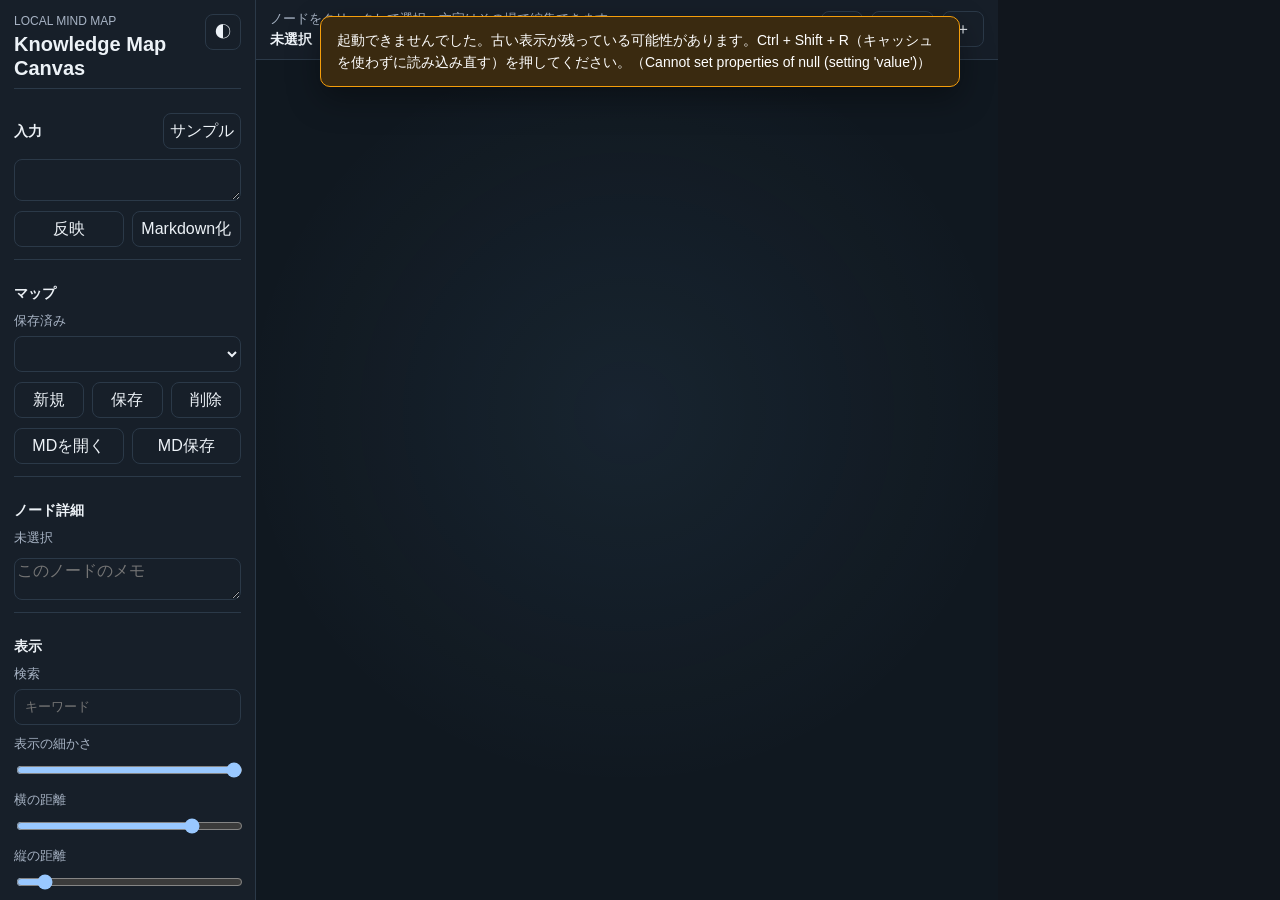
<file: Index.html>
<!doctype html>
<html lang="ja" data-theme="dark">
  <head>
    <meta charset="utf-8" />
    <meta name="viewport" content="width=device-width, initial-scale=1" />
    <title>Knowledge Map Canvas</title>
    <link rel="stylesheet" href="./styles.css" />
  </head>
  <body>
    <main class="app-shell">
      <aside class="sidebar" aria-label="Mind map controls">
        <header class="brand">
          <div>
            <p class="eyebrow">Local mind map</p>
            <h1>Knowledge Map Canvas</h1>
          </div>
          <button class="icon-button" id="themeToggle" type="button" title="テーマ切替">◐</button>
        </header>

        <section class="panel">
          <div class="panel-heading">
            <h2>入力</h2>
            <button id="sampleButton" type="button">サンプル</button>
          </div>
          <textarea id="outlineInput" spellcheck="false" aria-label="Outline input"></textarea>
          <div class="button-row">
            <button id="importButton" type="button">反映</button>
            <button id="formatButton" type="button">Markdown化</button>
          </div>
        </section>

        <section class="panel">
          <h2>マップ</h2>
          <label class="field">
            <span>保存済み</span>
            <select id="mapSelect" aria-label="保存済みマップ"></select>
          </label>
          <div class="button-row">
            <button id="newMapButton" type="button">新規</button>
            <button id="saveMapButton" type="button">保存</button>
            <button id="deleteMapButton" type="button">削除</button>
          </div>
          <div class="button-row">
            <button id="openMarkdownButton" type="button">MDを開く</button>
            <button id="saveMarkdownButton" type="button">MD保存</button>
          </div>
          <input id="markdownFileInput" type="file" accept=".md,.markdown,text/markdown,text/plain" hidden />
        </section>

        <section class="panel">
          <h2>ノード詳細</h2>
          <p class="selected-node-name" id="nodeDetailTitle">未選択</p>
          <textarea id="nodeNoteInput" placeholder="このノードのメモ" aria-label="Node memo"></textarea>
        </section>

        <section class="panel">
          <h2>表示</h2>
          <label class="field">
            <span>検索</span>
            <input id="searchInput" type="search" placeholder="キーワード" />
          </label>
          <label class="field">
            <span>表示の細かさ</span>
            <input id="depthSlider" type="range" min="1" max="8" value="8" />
          </label>
          <label class="field">
            <span>横の距離</span>
            <input id="horizontalSpacingSlider" type="range" min="180" max="520" value="452" />
          </label>
          <label class="field">
            <span>縦の距離</span>
            <input id="verticalSpacingSlider" type="range" min="16" max="120" value="26" />
          </label>
          <div class="button-row">
            <button id="fitButton" type="button" title="全体表示">全体表示</button>
            <button id="resetButton" type="button" title="初期データに戻す">初期化</button>
          </div>
        </section>

        <section class="panel">
          <h2>出力</h2>
          <div class="button-row">
            <button id="exportJsonButton" type="button">JSON</button>
            <button id="exportMarkdownButton" type="button">Markdown</button>
          </div>
          <textarea id="exportOutput" readonly aria-label="Export output"></textarea>
        </section>
      </aside>

      <section class="workspace" aria-label="Mind map workspace">
        <div class="workspace-bar">
          <div>
            <p id="statusText">ノードをクリックして選択、文字はその場で編集できます。</p>
            <strong id="selectionLabel">未選択</strong>
          </div>
          <div class="zoom-controls" aria-label="Zoom controls">
            <button id="zoomOutButton" type="button" title="縮小">−</button>
            <button id="zoomResetButton" type="button" title="100%">100%</button>
            <button id="zoomInButton" type="button" title="拡大">＋</button>
          </div>
        </div>

        <div id="canvasViewport" class="canvas-viewport">
          <div id="canvasWorld" class="canvas-world">
            <svg id="edgeLayer" class="edge-layer" aria-hidden="true"></svg>
            <div id="nodeLayer" class="node-layer"></div>
          </div>
        </div>
      </section>
    </main>

    <script src="./app.js"></script>
  </body>
</html>
</file>
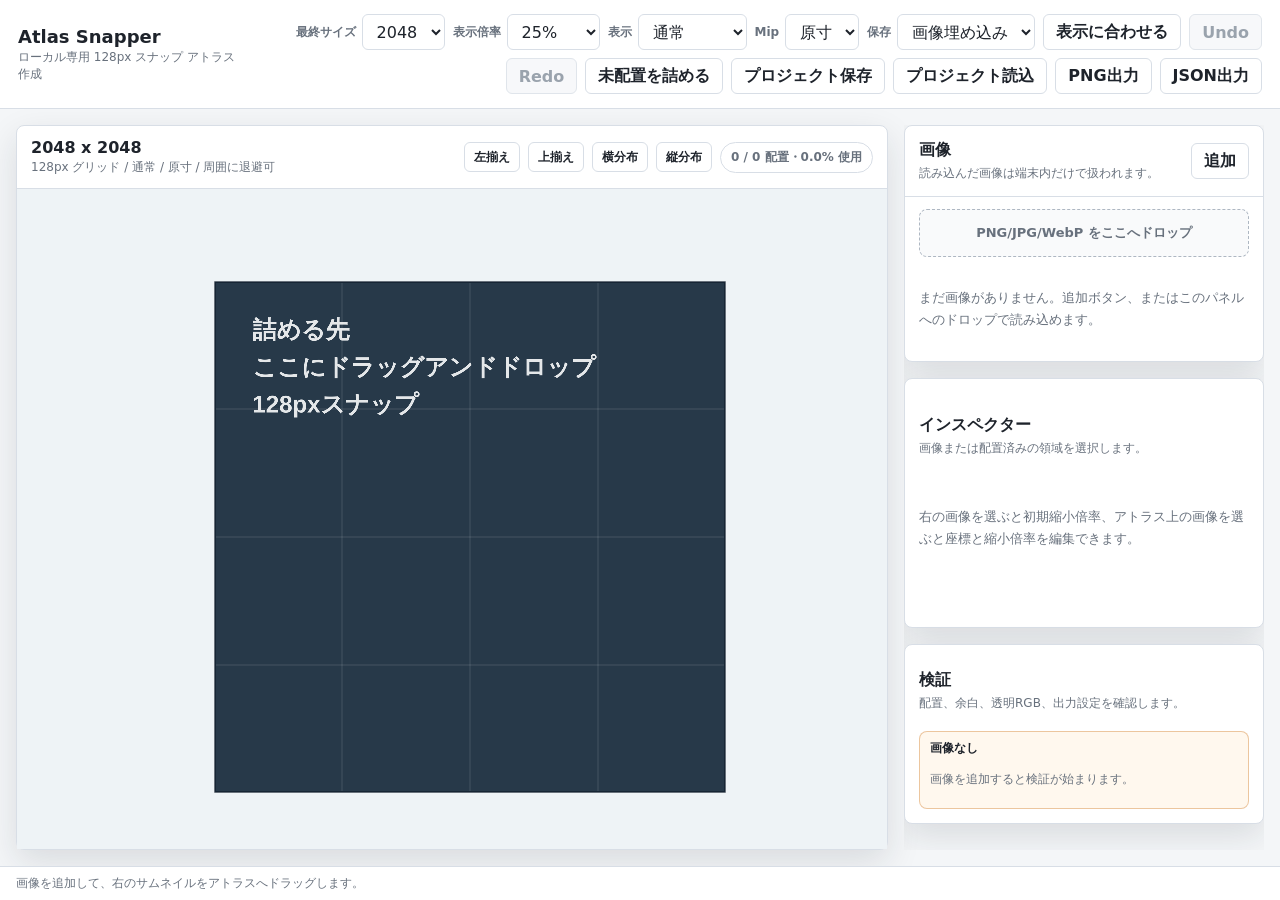
<file: atlas/index.html>
<!doctype html>
<html lang="ja">
  <head>
    <meta charset="utf-8" />
    <meta name="viewport" content="width=device-width, initial-scale=1" />
    <title>Atlas Snapper</title>
    <link rel="stylesheet" href="./styles.css" />
  </head>
  <body>
    <div class="app">
      <header class="topbar">
        <div class="brand">
          <strong>Atlas Snapper</strong>
          <span>ローカル専用 128px スナップ アトラス作成</span>
        </div>

        <div class="topControls" aria-label="アトラス設定">
          <label class="field compact">
            <span>最終サイズ</span>
            <select id="atlasSizeSelect">
              <option value="1024">1024</option>
              <option value="2048" selected>2048</option>
              <option value="4096">4096</option>
              <option value="8192">8192</option>
            </select>
          </label>

          <label class="field compact">
            <span>表示倍率</span>
            <select id="zoomSelect">
              <option value="12.5">12.5%</option>
              <option value="25">25%</option>
              <option value="50" selected>50%</option>
              <option value="75">75%</option>
              <option value="100">100%</option>
            </select>
          </label>

          <label class="field compact">
            <span>表示</span>
            <select id="viewModeSelect">
              <option value="normal" selected>通常</option>
              <option value="alpha">Alpha</option>
              <option value="hiddenRgb">透明RGB</option>
            </select>
          </label>

          <label class="field compact">
            <span>Mip</span>
            <select id="mipSelect">
              <option value="1" selected>原寸</option>
              <option value="2">1/2</option>
              <option value="4">1/4</option>
              <option value="8">1/8</option>
            </select>
          </label>

          <label class="field compact">
            <span>保存</span>
            <select id="projectModeSelect">
              <option value="embed" selected>画像埋め込み</option>
              <option value="external">外部参照</option>
            </select>
          </label>

          <button id="fitZoomBtn" type="button">表示に合わせる</button>
          <button id="undoBtn" type="button">Undo</button>
          <button id="redoBtn" type="button">Redo</button>
          <button id="packBtn" type="button">未配置を詰める</button>
          <button id="saveProjectBtn" type="button">プロジェクト保存</button>
          <button id="loadProjectBtn" type="button">プロジェクト読込</button>
          <input id="projectInput" type="file" accept="application/json,.json" hidden />
          <input id="externalAssetInput" type="file" accept="image/*" multiple hidden />
          <button id="exportPngBtn" type="button">PNG出力</button>
          <button id="exportJsonBtn" type="button">JSON出力</button>
        </div>
      </header>

      <main class="workspace">
        <section class="stagePanel" aria-label="アトラス編集領域">
          <div class="stageToolbar">
            <div>
              <strong id="atlasLabel">2048 x 2048</strong>
              <span id="atlasMeta">128px グリッド / 透明PNG出力</span>
            </div>
            <div class="stageActions" aria-label="選択配置操作">
              <button id="alignLeftBtn" type="button">左揃え</button>
              <button id="alignTopBtn" type="button">上揃え</button>
              <button id="distributeXBtn" type="button">横分布</button>
              <button id="distributeYBtn" type="button">縦分布</button>
              <div class="stageStats" id="stageStats">0 / 0 配置</div>
            </div>
          </div>

          <div id="stageViewport" class="stageViewport">
            <div id="canvasWrap" class="canvasWrap">
              <canvas id="atlasCanvas" width="2048" height="2048"></canvas>
            </div>
          </div>
        </section>

        <aside class="sidePanel" aria-label="画像リストとインスペクター">
          <section class="assetPanel">
            <div class="panelHeader">
              <div>
                <h1>画像</h1>
                <p>読み込んだ画像は端末内だけで扱われます。</p>
              </div>
              <button id="addImagesBtn" type="button">追加</button>
              <input id="fileInput" type="file" accept="image/*" multiple hidden />
            </div>

            <div id="assetDropZone" class="dropZone">
              PNG/JPG/WebP をここへドロップ
            </div>

            <div id="assetList" class="assetList" aria-live="polite"></div>
          </section>

          <section class="inspectorPanel" aria-label="インスペクター">
            <div class="panelHeader simple">
              <div>
                <h2>インスペクター</h2>
                <p>画像または配置済みの領域を選択します。</p>
              </div>
            </div>
            <div id="inspector" class="inspector"></div>
          </section>

          <section class="validationPanel" aria-label="検証">
            <div class="panelHeader simple">
              <div>
                <h2>検証</h2>
                <p>配置、余白、透明RGB、出力設定を確認します。</p>
              </div>
            </div>
            <div id="validationList" class="validationList"></div>
          </section>
        </aside>
      </main>

      <footer id="statusBar" class="statusBar">画像を追加して、右のサムネイルをアトラスへドラッグします。</footer>
    </div>

    <script src="./app.js"></script>
  </body>
</html>
</file>
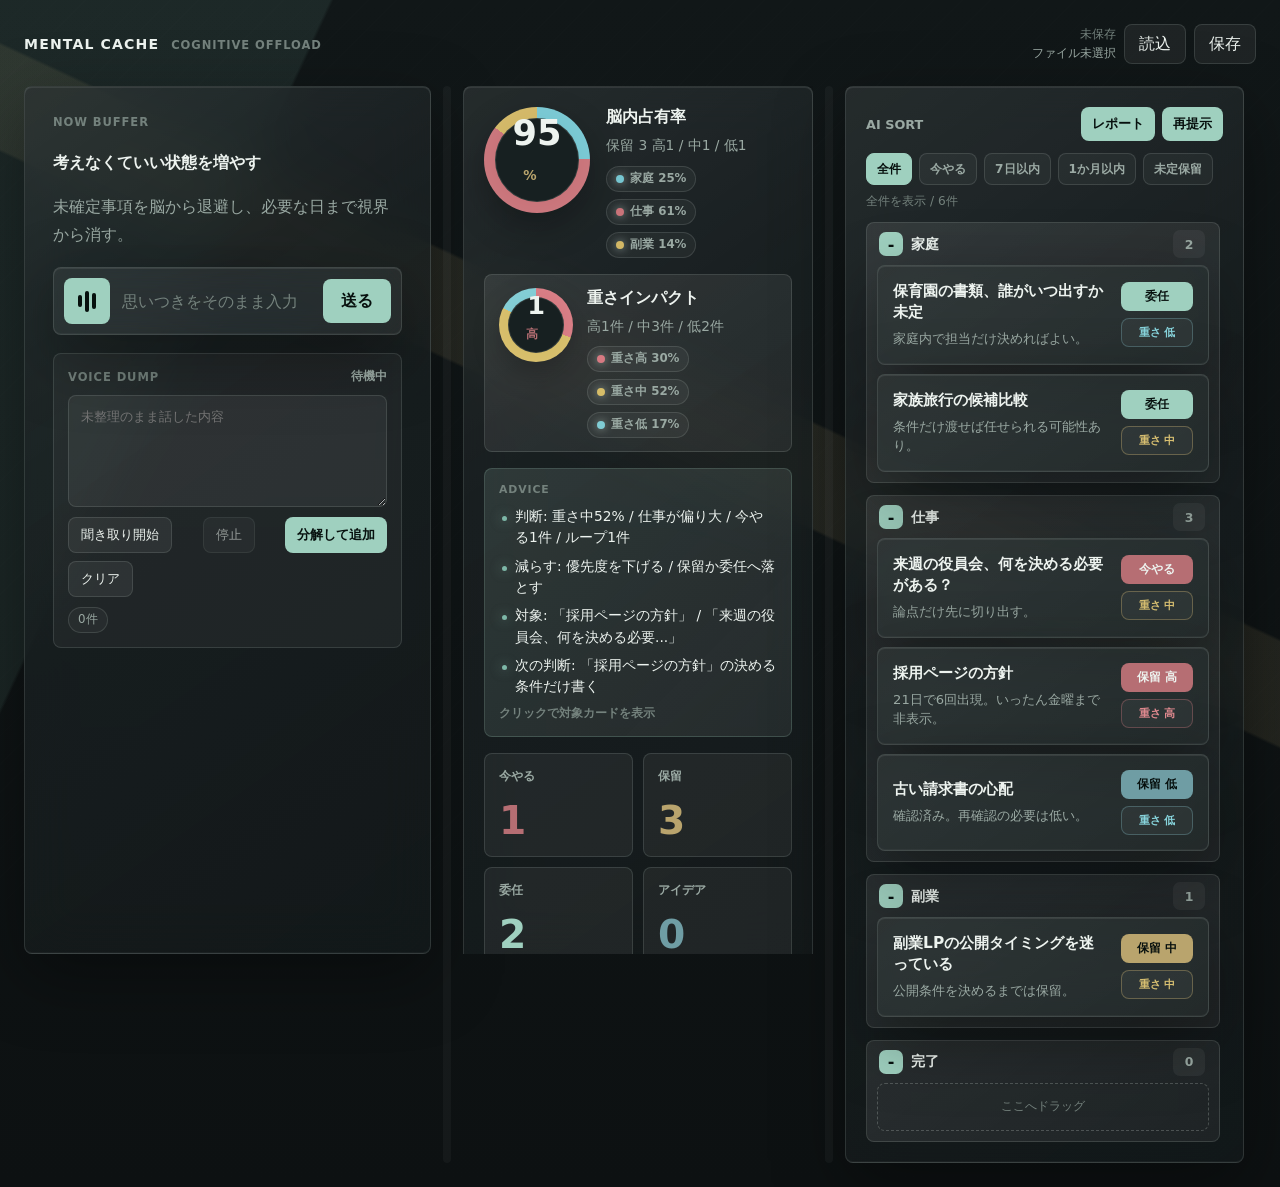
<file: brain/index.html>
<!doctype html>
<html lang="ja">
  <head>
    <meta charset="utf-8" />
    <meta name="viewport" content="width=device-width, initial-scale=1" />
    <title>Mental Cache / Cognitive Offload Prototype</title>
    <link rel="stylesheet" href="./styles.css" />
  </head>
  <body>
    <main class="scene" aria-label="Mental Cache prototype">
      <header class="topbar">
        <div class="brand-lockup">
          <strong>MENTAL CACHE</strong>
          <span>COGNITIVE OFFLOAD</span>
        </div>
        <div class="top-actions">
          <div class="file-state">
            <span class="save-status" id="saveStatus" aria-live="polite">未保存</span>
          <span class="file-name" id="fileName">ファイル未選択</span>
          </div>
          <button class="quiet-button" id="loadButton" type="button">読込</button>
          <button class="quiet-button" id="saveButton" type="button">保存</button>
        </div>
        <input class="sr-only" id="fileInput" type="file" accept="application/json,.json" />
      </header>

      <section class="workspace" aria-label="Cognitive offload workspace">
        <section class="capture-panel" aria-label="Input">
          <div class="panel-kicker">NOW BUFFER</div>
          <h1>考えなくていい状態を増やす</h1>
          <p class="concept-copy">
            未確定事項を脳から退避し、必要な日まで視界から消す。
          </p>

          <form class="capture" id="captureForm">
            <button class="voice-button" id="voiceButton" type="button" aria-label="音声入力">
              <span class="voice-bars" aria-hidden="true">
                <i></i><i></i><i></i>
              </span>
            </button>
            <label class="sr-only" for="captureInput">気がかりを入力</label>
            <input
              id="captureInput"
              name="capture"
              autocomplete="off"
              placeholder="思いつきをそのまま入力"
            />
            <button class="send-button" type="submit">送る</button>
          </form>

          <section class="voice-dump" aria-label="音声メモ">
            <div class="voice-dump-header">
              <span class="panel-kicker">VOICE DUMP</span>
              <strong id="voiceStatus">待機中</strong>
            </div>
            <label class="sr-only" for="voiceTranscript">音声メモ全文</label>
            <textarea
              id="voiceTranscript"
              rows="5"
              placeholder="未整理のまま話した内容"
            ></textarea>
            <div class="voice-actions">
              <button class="quiet-button" id="voiceListenButton" type="button">聞き取り開始</button>
              <button class="quiet-button" id="voiceStopButton" type="button">停止</button>
              <button class="send-button" id="voiceSplitButton" type="button">分解して追加</button>
              <button class="quiet-button" id="voiceClearButton" type="button">クリア</button>
            </div>
            <div class="voice-preview" id="voicePreview" aria-live="polite">
              <span>0件</span>
            </div>
          </section>

        </section>

        <div
          class="column-resizer column-resizer-left"
          data-resizer="left"
          role="separator"
          aria-label="入力カラムの幅を調整"
          tabindex="0"
        ></div>

        <div class="middle-stack" aria-label="Cognitive load and insights">
          <section class="load-panel" aria-label="脳内占有率">
            <div class="load-meter">
              <div class="meter-ring" style="--load: 67">
                <span>67</span>
                <small>%</small>
              </div>
              <div>
                <p class="metric-title">脳内占有率</p>
                <p class="metric-note" id="metricNote">保留 11 / ループ 3 / 決断待ち 4</p>
                <div class="category-legend" id="categoryLegend" aria-label="カテゴリ別の負荷内訳"></div>
              </div>
            </div>

            <div class="effort-load" aria-label="重さを鑑みた負荷内訳">
              <div class="effort-ring">
                <span id="effortHeavyCount">0</span>
                <small>高</small>
              </div>
              <div>
                <p class="metric-title">重さインパクト</p>
                <p class="metric-note" id="effortSummary">重いカード 0件</p>
                <div class="effort-legend" id="effortLegend" aria-label="重さ別の負荷内訳"></div>
              </div>
            </div>

            <button class="load-advice" id="loadAdvice" type="button" aria-pressed="false">
              <span class="advice-label">ADVICE</span>
              <span class="advice-line">総合負荷から削減候補を出します。</span>
            </button>

            <div class="stat-grid">
              <button class="stat-card status-now" type="button" data-stat-filter="now" aria-pressed="false">
                <span>今やる</span>
                <strong id="statNow">4</strong>
              </button>
              <button class="stat-card status-pending" type="button" data-stat-filter="pending" aria-pressed="false">
                <span>保留</span>
                <strong id="statPending">11</strong>
              </button>
              <button class="stat-card status-delegate" type="button" data-stat-filter="delegate" aria-pressed="false">
                <span>委任</span>
                <strong id="statDelegate">7</strong>
              </button>
              <button class="stat-card status-idea" type="button" data-stat-filter="idea" aria-pressed="false">
                <span>アイデア</span>
                <strong id="statIdea">2</strong>
              </button>
            </div>

            <div class="burden-bars" id="burdenBars" aria-label="カテゴリ別の負荷バー"></div>
          </section>

          <section class="insight-panel" aria-label="Loop insights">
            <article class="loop-alert">
              <span class="alert-mark">!</span>
              <div>
                <strong>繰り返し検出</strong>
                <p>「採用ページの方針」が21日で6回出現</p>
              </div>
            </article>

            <section class="today-strip" aria-label="今日見るもの">
              <div class="section-title">
                <span>今日見るもの</span>
                <strong id="todayCount">3</strong>
              </div>
              <div class="focus-list" id="focusList"></div>
            </section>
          </section>
        </div>

        <div
          class="column-resizer column-resizer-right"
          data-resizer="right"
          role="separator"
          aria-label="保留カラムの幅を調整"
          tabindex="0"
        ></div>

        <section class="queue-panel" aria-label="AIによる仕分け">
          <div class="section-title">
            <span>AI SORT</span>
            <div class="section-actions">
              <button class="text-button" id="reportButton" type="button" aria-pressed="false">レポート</button>
              <button class="text-button" id="resurfaceButton" type="button">再提示</button>
            </div>
          </div>
          <div class="queue-filter" id="queueFilter" aria-label="AI SORTの表示条件">
            <button type="button" data-filter="all">全件</button>
            <button type="button" data-filter="now">今やる</button>
            <button type="button" data-filter="week">7日以内</button>
            <button type="button" data-filter="month">1か月以内</button>
            <button type="button" data-filter="unscheduled">未定保留</button>
          </div>
          <p class="queue-filter-note" id="queueFilterNote">全件を表示</p>
          <section class="completion-report" id="completionReport" aria-label="完了レポート" hidden>
            <div class="report-grid">
              <article>
                <span>過去1週間</span>
                <strong id="reportWeekCount">0</strong>
              </article>
              <article>
                <span>過去1か月</span>
                <strong id="reportMonthCount">0</strong>
              </article>
            </div>
            <p id="reportNote">完了したカードはまだありません。</p>
          </section>
          <div class="queue-list" id="queueList"></div>
        </section>

        <aside class="inspector-panel" id="inspectorPanel" aria-label="Item inspector">
          <div class="inspector-empty" id="inspectorEmpty">
            <span class="panel-kicker">INSPECTOR</span>
            <p>AI SORTの項目を選ぶと、ここで状態や期限を編集できます。</p>
          </div>

          <form class="inspector-form" id="inspectorForm" hidden>
            <div class="inspector-header">
              <span class="panel-kicker">INSPECTOR</span>
              <button class="icon-close" id="closeInspectorButton" type="button" aria-label="閉じる">×</button>
            </div>

            <label class="field">
              <span>内容</span>
              <textarea id="inspectorRawInput" rows="4"></textarea>
            </label>

            <label class="field">
              <span>状態</span>
              <select class="sr-only" id="inspectorStatus" aria-label="状態">
                <option value="now">今やる</option>
                <option value="pending">保留</option>
                <option value="delegate">委任</option>
                <option value="idea">アイデア</option>
                <option value="done">完了</option>
              </select>
              <div class="status-switch" id="inspectorStatusSwitch" aria-label="状態を切り替え">
                <button type="button" data-status="now">今やる</button>
                <button type="button" data-status="pending">保留</button>
                <button type="button" data-status="delegate">委任</button>
                <button type="button" data-status="idea">アイデア</button>
                <button type="button" data-status="done">完了</button>
              </div>
            </label>

            <label class="field">
              <span>保留優先度</span>
              <select class="sr-only" id="inspectorPriority" aria-label="保留優先度">
                <option value="high">高</option>
                <option value="medium">中</option>
                <option value="low">低</option>
              </select>
              <div class="priority-switch" id="inspectorPrioritySwitch" aria-label="保留優先度を切り替え">
                <button type="button" data-priority="high">高</button>
                <button type="button" data-priority="medium">中</button>
                <button type="button" data-priority="low">低</button>
              </div>
            </label>

            <label class="field">
              <span>重さ</span>
              <select class="sr-only" id="inspectorEffort" aria-label="やる内容の重さ">
                <option value="high">高</option>
                <option value="medium">中</option>
                <option value="low">低</option>
              </select>
              <div class="effort-switch" id="inspectorEffortSwitch" aria-label="やる内容の重さを切り替え">
                <button type="button" data-effort="high">高</button>
                <button type="button" data-effort="medium">中</button>
                <button type="button" data-effort="low">低</button>
              </div>
            </label>

            <label class="field">
              <span>カテゴリ</span>
              <select class="sr-only" id="inspectorCategory" aria-label="カテゴリ">
                <option value="home">家庭</option>
                <option value="work">仕事</option>
                <option value="side">副業</option>
              </select>
              <div class="category-switch" id="inspectorCategorySwitch" aria-label="カテゴリを切り替え">
                <button type="button" data-category="home">家庭</button>
                <button type="button" data-category="work">仕事</button>
                <button type="button" data-category="side">副業</button>
              </div>
            </label>

            <label class="field">
              <span>いつまで非表示 / 再提示</span>
              <input id="inspectorReviewAt" type="date" />
              <div class="date-shortcuts" aria-label="再提示日ショートカット">
                <button type="button" data-review-days="1">明日</button>
                <button type="button" data-review-days="7">来週</button>
                <button type="button" data-review-days="30">1か月後</button>
                <button type="button" data-review-clear="true">解除</button>
              </div>
            </label>

            <label class="field">
              <span>委任先 / 確認先</span>
              <input id="inspectorAssignee" type="text" placeholder="例: 佐藤さん、家族、外注先" />
            </label>

            <label class="field">
              <span>メモ</span>
              <textarea id="inspectorNote" rows="5" placeholder="判断条件、保留理由、優先度の理由など"></textarea>
            </label>

            <div class="inspector-actions">
              <button class="quiet-button danger-button" id="deleteItemButton" type="button">削除</button>
            </div>
          </form>
        </aside>
      </section>
    </main>

    <script src="./app.js"></script>
  </body>
</html>
</file>
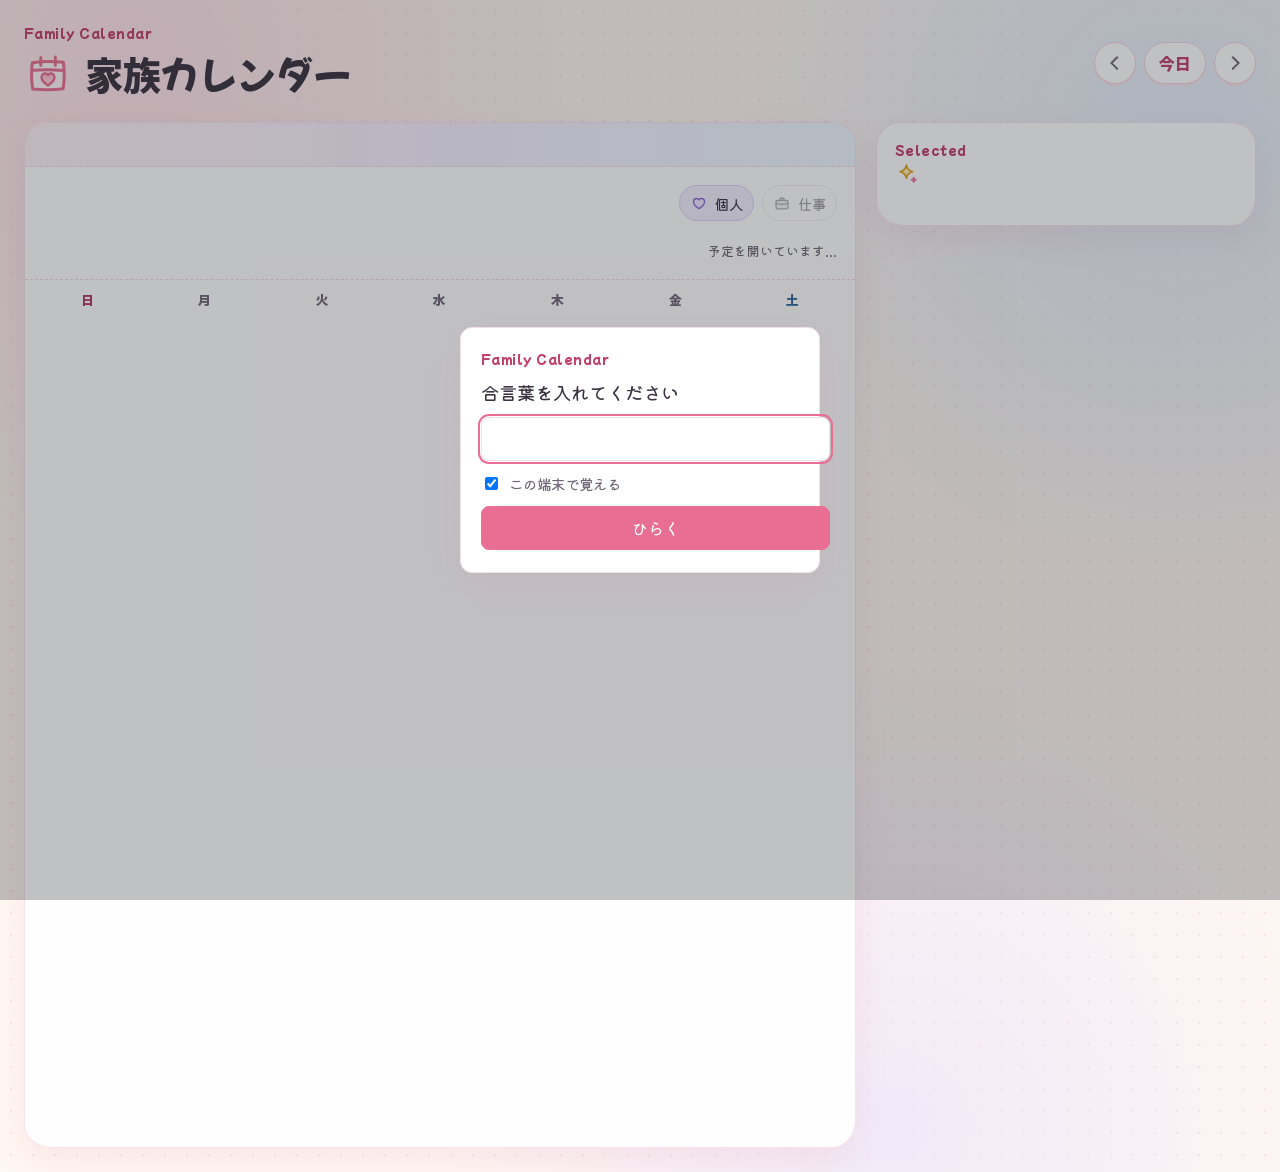
<file: FamiCal/index.html>
<!doctype html>
<html lang="ja">
  <head>
    <meta charset="utf-8">
    <meta name="viewport" content="width=device-width, initial-scale=1">
    <title>家族カレンダー</title>
    <link rel="preconnect" href="https://fonts.googleapis.com">
    <link rel="preconnect" href="https://fonts.gstatic.com" crossorigin>
    <link rel="stylesheet" href="https://fonts.googleapis.com/css2?family=Kiwi+Maru:wght@400;500&family=Mochiy+Pop+One&display=swap">
    <link rel="stylesheet" href="./styles.css?v=20261110-1">
    <link rel="stylesheet" href="./theme-pastel.css?v=20261109-1">
  </head>
  <body>
    <div class="app-shell">
      <header class="topbar">
        <div>
          <p class="eyebrow">Family Calendar</p>
          <h1>家族カレンダー</h1>
        </div>
        <div class="top-actions" aria-label="表示操作">
          <button class="icon-button" id="prevMonth" type="button" aria-label="前の月" title="前の月">
            <span aria-hidden="true">&lt;</span>
          </button>
          <button class="text-button" id="todayButton" type="button">今日</button>
          <button class="icon-button" id="nextMonth" type="button" aria-label="次の月" title="次の月">
            <span aria-hidden="true">&gt;</span>
          </button>
        </div>
      </header>

      <main class="calendar-layout">
        <section class="calendar-main" aria-label="月間カレンダー">
          <div class="calendar-fixed-head">
            <div class="next-event-bar" id="nextEventBar" role="status"></div>
            <div class="month-strip">
              <div>
                <p class="month-kicker" id="yearLabel"></p>
                <h2 id="monthLabel"></h2>
              </div>
              <div class="source-toggles" aria-label="表示する予定">
                <label class="source-toggle">
                  <input type="checkbox" value="personal" checked autocomplete="off">
                  <span class="source-dot personal"></span>
                  <span>個人</span>
                </label>
                <label class="source-toggle">
                  <!-- 最初は仕事を外して開く（ユーザーの希望） -->
                  <input type="checkbox" value="work" autocomplete="off">
                  <span class="source-dot work"></span>
                  <span>仕事</span>
                </label>
              </div>
              <p class="import-status" id="importStatus" role="status"></p>
            </div>

            <div class="weekday-scroll" id="weekdayScroll">
              <div class="weekday-row" aria-hidden="true">
                <span>日</span>
                <span>月</span>
                <span>火</span>
                <span>水</span>
                <span>木</span>
                <span>金</span>
                <span>土</span>
              </div>
            </div>
          </div>

          <div class="calendar-scroll" id="calendarScroll">
            <div class="calendar-grid" id="calendarGrid"></div>
          </div>
        </section>

        <aside class="side-panel" aria-label="予定">
          <section class="day-panel">
            <div class="panel-heading">
              <div>
                <p class="panel-kicker">Selected</p>
                <h2 id="selectedDateLabel"></h2>
              </div>
            </div>
            <div class="event-list" id="selectedEventList"></div>
          </section>
          <button class="forget-key-button" id="forgetKeyButton" type="button" hidden>この端末の合言葉を消す</button>
        </aside>
      </main>
    </div>

    <script>
      document.write(`<script src="./data/events.js?v=${Date.now()}"><\/script>`);
    </script>
    <script src="./famical-crypto.js?v=20261110-1" defer></script>
    <script src="./app.js?v=20261110-1" defer></script>
  </body>
</html>
</file>
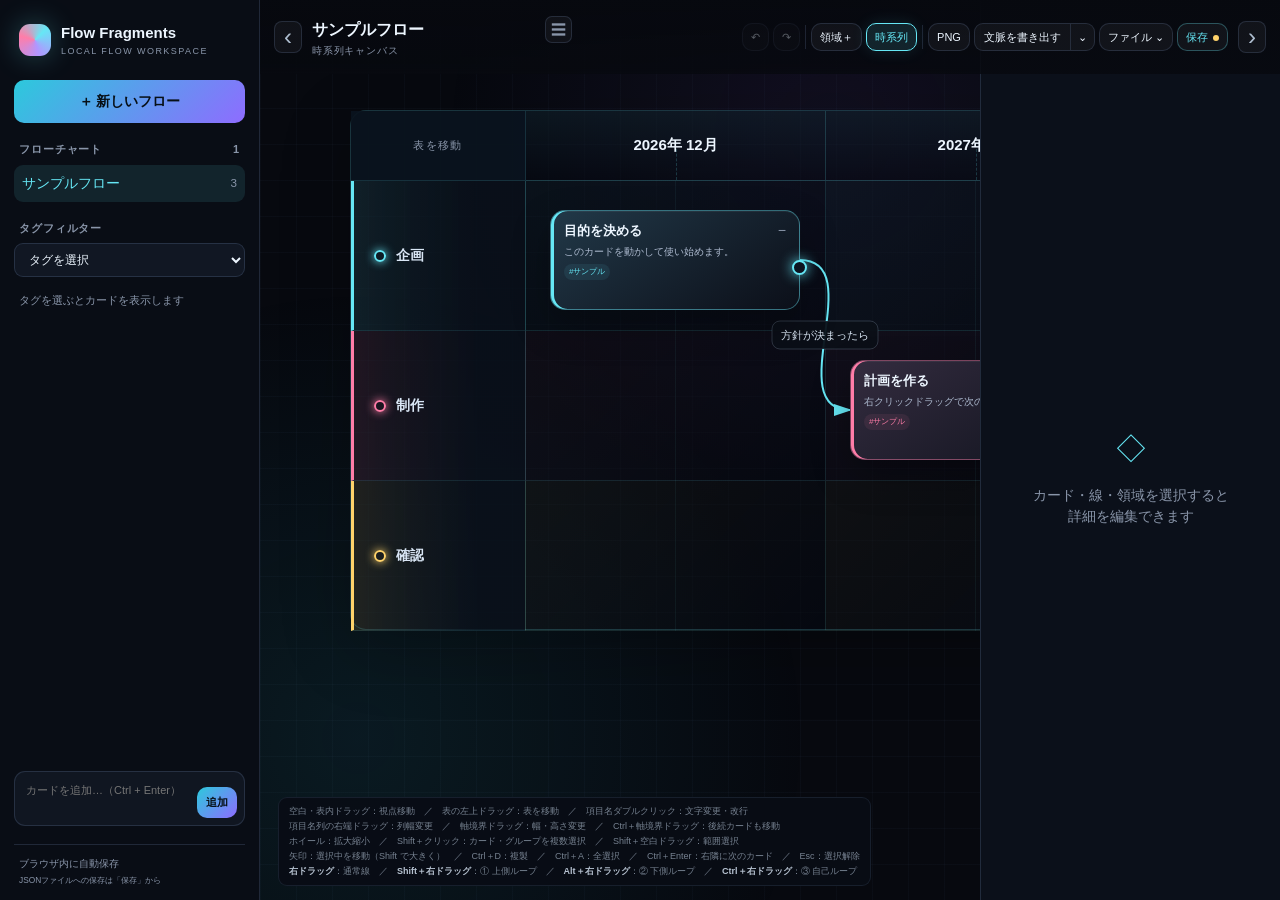
<file: flowfragment/index.html>
<!doctype html>
<html lang="ja">
<head>
  <meta charset="utf-8">
  <meta name="viewport" content="width=device-width,initial-scale=1">
  <meta name="theme-color" content="#07090f">
  <title>Flow Fragments</title>
  <link rel="stylesheet" href="styles.css?v=20261030-2">
</head>
<body>
  <main id="app">
    <canvas id="ambient" aria-hidden="true"></canvas>
    <aside id="sidebar" class="sidebar" aria-label="フローとタグ">
      <div class="brand"><span class="brand-mark"></span><div><strong>Flow Fragments</strong><small>LOCAL FLOW WORKSPACE</small></div></div>
      <button id="new-flow" class="primary wide">＋ 新しいフロー</button>
      <section><div class="section-title"><span>フローチャート</span><span id="flow-count"></span></div><div id="flow-list" class="nav-list"></div></section>
      <section class="tag-filter-section">
        <div class="section-title"><span>タグフィルター</span><span id="card-count"></span></div>
        <select id="tag-select" class="tag-select" aria-label="表示するタグ">
          <option value="">タグを選択</option>
        </select>
        <div id="card-index" class="card-index tag-card-results"></div>
        <form id="quick-add" class="quick-add sidebar-quick-add">
          <textarea id="quick-text" rows="2" placeholder="カードを追加…（Ctrl + Enter）"></textarea>
          <button class="primary" type="submit">追加</button>
        </form>
      </section>
      <div class="sidebar-footer"><span id="save-status">ブラウザ内に自動保存</span><small>JSONファイルへの保存は「保存」から</small></div>
    </aside>

    <section id="workspace" class="workspace">
      <header class="topbar">
        <button id="toggle-sidebar" class="panel-toggle" title="左カラムを閉じる" aria-label="左カラムを閉じる" aria-controls="sidebar" aria-expanded="true">‹</button>
        <div class="flow-heading">
          <div class="flow-title-row">
            <input id="flow-title" class="flow-title" aria-label="フロー名">
            <div id="flow-menu-control" class="toolbar-popover flow-menu-control">
              <button id="flow-menu-toggle" class="flow-menu-toggle" title="フロー操作" aria-label="フロー操作メニュー" aria-expanded="false" aria-controls="flow-menu">☰</button>
              <div id="flow-menu" class="toolbar-menu flow-menu hidden">
                <button id="duplicate-flow">フローを複製</button>
                <button id="delete-flow" class="danger">フローを削除</button>
              </div>
            </div>
          </div>
          <div class="crumb-row"><button id="flow-back" class="flow-back" hidden></button><div id="view-caption" class="crumb">自由配置キャンバス</div></div>
        </div>
        <nav class="toolbar" aria-label="キャンバスと保存">
          <button id="undo" title="元に戻す">↶</button><button id="redo" title="やり直す">↷</button>
          <span class="divider"></span>
          <button id="add-group" title="グループを追加">領域＋</button>
          <button id="timeline-toggle" title="時系列表示を切替">時系列</button>
          <span class="divider"></span>
          <button id="export-png" title="図全体を100%サイズでPNG保存">PNG</button>
          <div id="context-export-control" class="context-export">
            <button id="export-context" class="context-main" title="AIに渡せるMarkdown・PNG・JSONをZIPで保存"><span class="context-label-long">文脈を書き出す</span><span class="context-label-short">文脈</span></button>
            <button id="context-menu-toggle" class="context-toggle" title="書き出し方法を選択" aria-label="文脈の書き出しメニュー" aria-expanded="false">⌄</button>
            <div id="context-export-menu" class="context-menu hidden">
              <button data-context-action="package"><span><b>AI用一式をダウンロード</b><small>Markdown・PNG・JSON</small></span><em>ZIP</em></button>
              <button data-context-action="copy">文脈をコピー</button>
              <button data-context-action="markdown">Markdownを保存</button>
              <button data-context-action="png">PNGを保存</button>
            </div>
          </div>
          <div id="file-menu-control" class="toolbar-popover">
            <button id="file-menu-toggle" aria-label="ファイルメニュー" aria-expanded="false" aria-controls="file-menu">ファイル ⌄</button>
            <div id="file-menu" class="toolbar-menu file-menu hidden">
              <button id="new-file" title="現在の全フローを閉じて、空の新規ファイルを作成">新規ファイル</button>
              <button id="import-json">開く</button>
              <button id="save-as-json">別名保存</button>
              <div class="recent-file-section">
                <label for="recent-file-select">最近のファイル</label>
                <div class="recent-file-row"><select id="recent-file-select" title="最近開いたファイル"><option value="">最近のファイル</option></select><button id="forget-file" title="プルダウンから削除" aria-label="最近のファイル一覧から削除">−</button></div>
              </div>
            </div>
          </div>
          <button id="export-json" class="save-button">保存</button>
          <input id="file-input" type="file" accept="application/json,.json" hidden>
        </nav>
        <button id="toggle-inspector" class="panel-toggle" title="右カラムを閉じる" aria-label="右カラムを閉じる" aria-controls="inspector" aria-expanded="true">›</button>
      </header>
      <div id="viewport" class="viewport">
        <div id="world" class="world"><div id="timeline-layer"></div><div id="group-layer"></div><svg id="edge-layer"></svg><div id="card-layer"></div></div>
        <div class="viewport-help">
          <span>空白・表内ドラッグ：視点移動　／　表の左上ドラッグ：表を移動　／　項目名ダブルクリック：文字変更・改行</span>
          <span>項目名列の右端ドラッグ：列幅変更　／　軸境界ドラッグ：幅・高さ変更　／　Ctrl＋軸境界ドラッグ：後続カードも移動</span>
          <span>ホイール：拡大縮小　／　Shift＋クリック：カード・グループを複数選択　／　Shift＋空白ドラッグ：範囲選択</span>
          <span>矢印：選択中を移動（Shift で大きく）　／　Ctrl＋D：複製　／　Ctrl＋A：全選択　／　Ctrl＋Enter：右隣に次のカード　／　Esc：選択解除</span>
          <span><b>右ドラッグ</b>：通常線　／　<b>Shift＋右ドラッグ</b>：① 上側ループ　／　<b>Alt＋右ドラッグ</b>：② 下側ループ　／　<b>Ctrl＋右ドラッグ</b>：③ 自己ループ</span>
        </div>
      </div>
      <aside id="inspector" class="inspector"><div class="empty-inspector"><span>◇</span><p>カード・線・領域を選択すると<br>詳細を編集できます</p></div></aside>
    </section>
  </main>
  <div id="modal-root"></div><div id="toast-root"></div>
  <script src="app.js?v=20261030-5"></script>
</body>
</html>
</file>
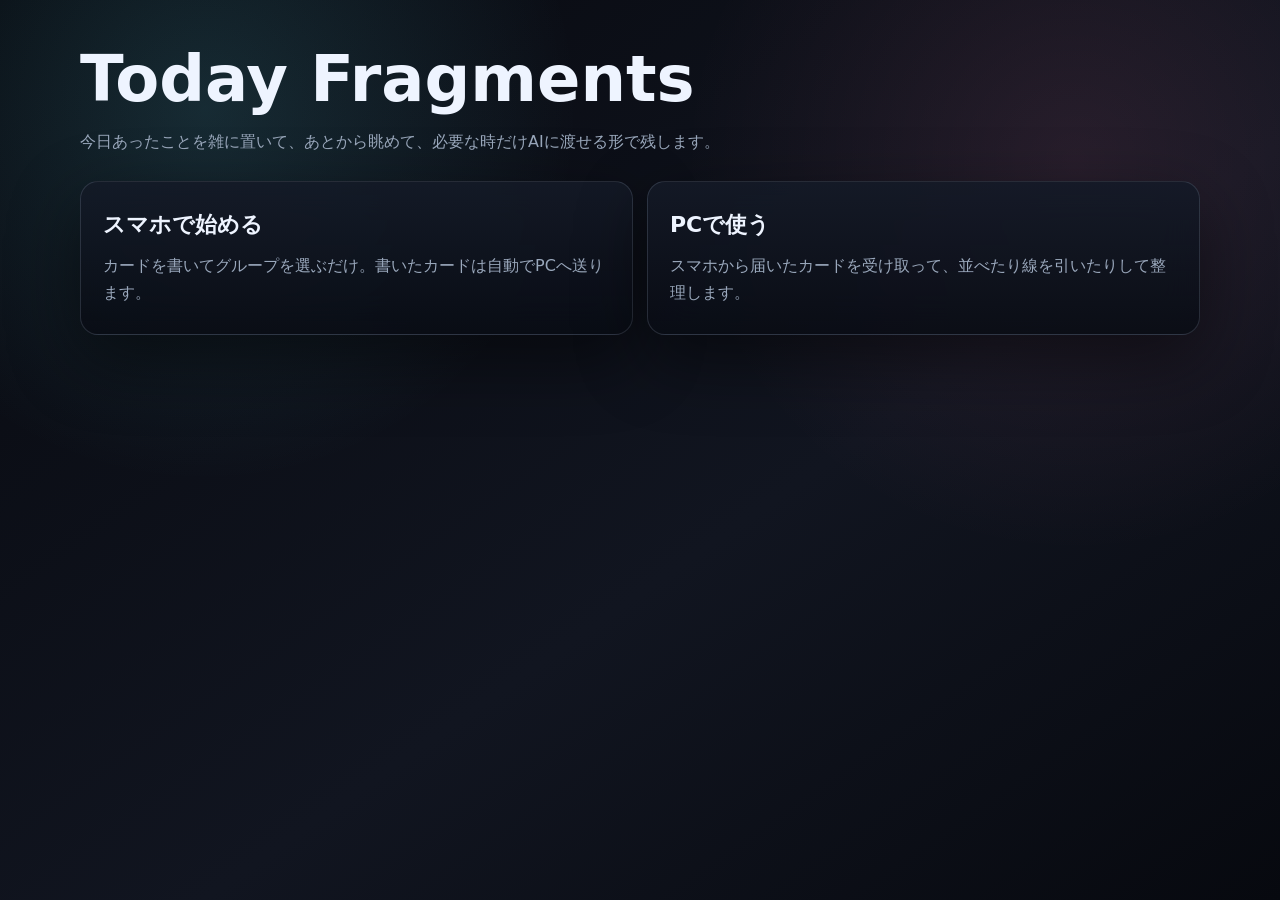
<file: fragments/index.html>
<!doctype html>
<html lang="ja">
  <head>
    <meta charset="utf-8" />
    <meta name="viewport" content="width=device-width, initial-scale=1, viewport-fit=cover" />
    <meta name="theme-color" content="#07090f" />
    <title>Today Fragments</title>
    <link rel="manifest" href="manifest.webmanifest" />
    <link rel="stylesheet" href="styles.css?v=44" />
  </head>
  <body>
    <noscript>Today Fragmentsを使うにはJavaScriptを有効にしてください。</noscript>
    <main id="app" class="app-shell">
      <section id="setup" class="setup-screen" aria-live="polite"></section>
      <section id="capture" class="capture-screen hidden"></section>
      <section id="workspace" class="workspace hidden" aria-live="polite">
        <div class="particle-layer" aria-hidden="true"></div>
        <div id="world" class="world">
          <div id="group-layer" class="layer group-layer"></div>
          <svg id="line-layer" class="layer line-layer" aria-label="接続線"></svg>
          <div id="card-layer" class="layer card-layer"></div>
        </div>

        <header class="topbar">
          <button id="project-switcher" class="brand project-switcher" type="button" aria-label="案件一覧を開く">
            <span class="brand-mark"></span>
            <span class="brand-text">
              <strong id="project-title">Today Fragments</strong>
              <span id="role-label">未設定</span>
            </span>
          </button>
          <div class="status-group">
            <button id="receive-button" class="status-button" type="button">受信</button>
            <button id="backup-button" class="status-button" type="button">保存</button>
          </div>
          <nav class="toolbar" aria-label="ツール">
            <button id="undo-action" class="tool-button" title="直前の操作を取り消す（Ctrl+Z）" disabled>戻す</button>
            <button id="redo-action" class="tool-button" title="取り消した操作をやり直す（Ctrl+Y）" disabled>やり直す</button>
            <button id="reset-view" class="tool-button" title="カード全体が画面の中央に来るように視点を戻す（Ctrl+0）">中央へ</button>
            <button id="movement-lock" class="tool-button" title="すべてのカードとグループを動かせなくする">全体ロック</button>
            <button id="add-group" class="tool-button" title="新しいグループを画面の中央に作る">グループ追加</button>
            <button id="export-ai" class="tool-button" title="メモをAIに渡せる文章にしてコピーする">AI書き出し</button>
            <button id="pc-qr" class="tool-button" title="案件とグループの一覧をQRにしてスマホへ渡す">QRをスマホへ</button>
            <button id="trash-open" class="tool-button" title="ゴミ箱に入れたカードを見る・戻す">ゴミ箱</button>
            <button id="settings-open" class="tool-button" title="受け取り先・バックアップ・引っ越しの設定">設定</button>
          </nav>
        </header>

        <form id="composer" class="composer" autocomplete="off">
          <textarea id="quick-note" rows="2" placeholder="今日あったこと（Ctrl+Enterで追加）"></textarea>
          <button class="send-button" title="追加" aria-label="追加" type="submit">＋</button>
        </form>

        <aside id="inspector" class="inspector" aria-live="polite"></aside>
        <button id="panel-toggle" class="panel-toggle" type="button" title="入力と詳細を開閉" aria-label="入力と詳細を開閉">▤</button>
      </section>
    </main>

    <div id="modal-root" class="modal-root" aria-live="polite"></div>
    <script src="app.js?v=44" defer></script>
  </body>
</html>
</file>
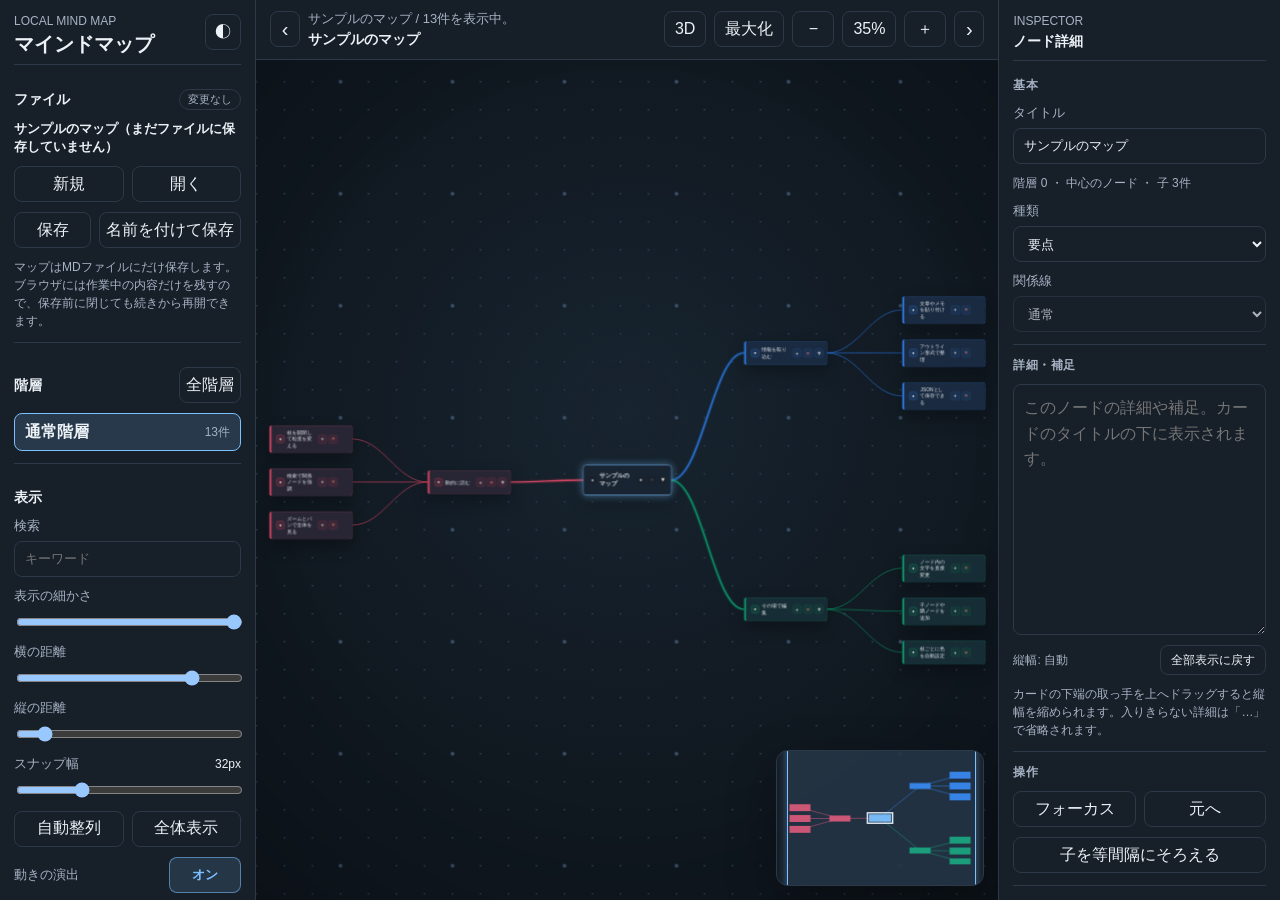
<file: MindmapIndex.html>
<!doctype html>
<html lang="ja" data-theme="dark">
  <head>
    <meta charset="utf-8" />
    <meta name="viewport" content="width=device-width, initial-scale=1" />
    <title>マインドマップ</title>
    <!-- 2026-11-17 ドパ版（演出を足した試作）を、このツールの正にした -->
    <!-- ?v= は版の印。更新したら app.js / styles.css と一緒に変え、古いファイルが混ざって読まれないようにする -->
    <link rel="stylesheet" href="./styles.css?v=20261117-1" />
    <script>
      // 前に選んだ配色（暗い／明るい／藍）を、画面が出る前に戻す。置き場所は knowledge-map-canvas-theme-v1
      try {
        var savedTheme = localStorage.getItem("knowledge-map-canvas-theme-v1");
        if (savedTheme === "dark" || savedTheme === "light" || savedTheme === "indigo") {
          document.documentElement.dataset.theme = savedTheme;
        }
      } catch (error) {}
      // 左右の欄を閉じていたら、画面が出る前に閉じた形にする。置き場所は knowledge-map-canvas-panels-v1
      try {
        var savedPanels = JSON.parse(localStorage.getItem("knowledge-map-canvas-panels-v1") || "{}");
        if (savedPanels.left === false) document.documentElement.dataset.leftPanel = "closed";
        if (savedPanels.right === false) document.documentElement.dataset.rightPanel = "closed";
      } catch (error) {}
    </script>
  </head>
  <body>
    <main class="app-shell">
      <aside id="sidebarPanel" class="sidebar" aria-label="Mind map controls">
        <header class="brand">
          <div>
            <p class="eyebrow">Local mind map</p>
            <h1>マインドマップ</h1>
          </div>
          <button class="icon-button" id="themeToggle" type="button" title="配色を切り替える（暗い → 明るい → 藍）">◐</button>
        </header>

        <section class="panel">
          <div class="panel-heading">
            <h2>ファイル</h2>
            <span id="saveStateBadge" class="save-state">変更なし</span>
          </div>
          <p id="fileNameText" class="file-name"></p>
          <div class="button-row">
            <button id="newMapButton" type="button">新規</button>
            <button id="openMarkdownButton" type="button" title="MDファイルを開く">開く</button>
          </div>
          <div class="button-row">
            <button id="saveMarkdownButton" type="button" title="開いているMDファイルに上書き（Ctrl + S）">保存</button>
            <button id="saveAsMarkdownButton" type="button" title="別のMDファイルとして保存（Ctrl + Shift + S）">名前を付けて保存</button>
          </div>
          <p class="panel-note">マップはMDファイルにだけ保存します。ブラウザには作業中の内容だけを残すので、保存前に閉じても続きから再開できます。</p>
          <input id="markdownFileInput" type="file" accept=".md,.markdown,text/markdown,text/plain" hidden />
        </section>

        <section id="legacyMapsPanel" class="panel" hidden>
          <h2>ブラウザに残っている以前のマップ</h2>
          <p class="panel-note">以前の「保存」でブラウザの中に置いていたマップです。開いて「保存」でMDファイルにしてください。すべてファイルにしたら、一覧を消せます。</p>
          <div id="legacyMapList" class="layer-list" aria-label="以前のマップ"></div>
          <button id="clearLegacyMapsButton" type="button">この一覧をブラウザから消す</button>
        </section>

        <section class="panel">
          <div class="panel-heading">
            <h2>階層</h2>
            <button id="showAllLayersButton" type="button">全階層</button>
          </div>
          <div id="layerList" class="layer-list" aria-label="階層一覧"></div>
        </section>

        <section class="panel">
          <h2>表示</h2>
          <label class="field">
            <span>検索</span>
            <input id="searchInput" type="search" placeholder="キーワード" />
          </label>
          <label class="field">
            <span>表示の細かさ</span>
            <input id="depthSlider" type="range" min="1" max="8" value="8" />
          </label>
          <label class="field">
            <span>横の距離</span>
            <input id="horizontalSpacingSlider" type="range" min="180" max="520" value="452" />
          </label>
          <label class="field">
            <span>縦の距離</span>
            <input id="verticalSpacingSlider" type="range" min="16" max="120" value="26" />
          </label>
          <label class="field">
            <span class="field-heading">
              <span>スナップ幅</span>
              <output id="snapStepValue" class="field-value">32px</output>
            </span>
            <input id="snapStepSlider" type="range" min="8" max="96" step="4" value="32" />
          </label>
          <div class="button-row">
            <button id="optimizeLayoutButton" type="button" title="手動位置を初期化して自動整列">自動整列</button>
            <button id="fitButton" type="button" title="全体表示">全体表示</button>
          </div>
          <div class="motion-row">
            <span>動きの演出</span>
            <button id="motionToggleButton" class="motion-toggle" type="button" aria-pressed="true">オン</button>
          </div>
          <div class="motion-row">
            <span>ミニマップ</span>
            <button id="minimapToggleButton" class="motion-toggle" type="button" aria-pressed="true">オン</button>
          </div>
          <div class="motion-row">
            <span>配色</span>
            <div class="theme-choices" role="group" aria-label="配色">
              <button type="button" data-theme-choice="dark" aria-pressed="true">暗い</button>
              <button type="button" data-theme-choice="light" aria-pressed="false">明るい</button>
              <button type="button" data-theme-choice="indigo" aria-pressed="false" title="深い藍色に、落ち着いた金色">藍</button>
            </div>
          </div>
        </section>

        <section class="panel">
          <h2>出力</h2>
          <p class="panel-note">AIに読み込ませるときは、JSONかMarkdownを出してコピーしてください。詳細・補足も含まれます。</p>
          <div class="button-row">
            <button id="exportJsonButton" type="button">JSON</button>
            <button id="exportMarkdownButton" type="button">Markdown</button>
            <button id="copyExportButton" type="button">コピー</button>
          </div>
          <textarea id="exportOutput" readonly aria-label="Export output"></textarea>
          <div class="button-row">
            <button id="savePngButton" type="button">PNG保存</button>
          </div>
        </section>
      </aside>

      <section class="workspace" aria-label="Mind map workspace">
        <div class="workspace-bar">
          <!-- ドパ版: 左の欄（ファイル・階層・表示・出力）を開け閉めするボタン -->
          <button id="leftPanelToggle" class="panel-toggle" type="button" aria-controls="sidebarPanel" aria-expanded="true" title="左の欄を閉じる">‹</button>
          <div class="workspace-status">
            <p id="statusText">ノードをクリックして選択、文字はその場で編集できます。</p>
            <strong id="selectionLabel">未選択</strong>
          </div>
          <div class="zoom-controls" aria-label="Zoom controls">
            <button id="view3dButton" type="button" title="階層を3D表示">3D</button>
            <button id="clearLayerButton" type="button" title="通常の2D表示へ戻る" hidden>通常2D</button>
            <button id="maximizeMapButton" type="button" title="マップを最大化">最大化</button>
            <button id="zoomOutButton" type="button" title="縮小">−</button>
            <button id="zoomResetButton" type="button" title="100%">100%</button>
            <button id="zoomInButton" type="button" title="拡大">＋</button>
          </div>
          <!-- ドパ版: 右の欄（ノード詳細）を開け閉めするボタン -->
          <button id="rightPanelToggle" class="panel-toggle" type="button" aria-controls="inspectorPanel" aria-expanded="true" title="右の欄を閉じる">›</button>
        </div>

        <div id="canvasViewport" class="canvas-viewport">
          <!-- ドパ版の背景: 点の模様（地図を動かすと、ゆっくり遅れてついて来る）と、端を少し暗くする影 -->
          <div class="canvas-backdrop" aria-hidden="true">
            <div id="canvasBackdropDots" class="canvas-backdrop-dots"></div>
          </div>
          <div id="layer3dControls" class="layer-3d-controls" hidden>
            <button id="layerUpButton" type="button">上</button>
            <strong id="layerLevelLabel">アクティブ 0</strong>
            <button id="layerDownButton" type="button">下</button>
            <button id="addLowerLayerButton" type="button">下層に追加</button>
            <button id="commitLayerButton" type="button">階層決定</button>
            <button id="exit3dButton" type="button">2Dへ戻る</button>
          </div>
          <button id="restoreMapButton" class="restore-map-button" type="button" hidden>戻す</button>
          <div id="unsavedBanner" class="unsaved-banner" role="status" hidden>
            <span id="unsavedBannerText"></span>
            <button id="bannerSaveButton" type="button">保存</button>
            <button id="bannerDiscardButton" type="button" hidden>保存済みの状態に戻す</button>
            <button id="bannerCloseButton" type="button" class="banner-close" aria-label="閉じる">×</button>
          </div>
          <!-- ドパ版: ミニマップ（全体を縮めた小さな地図。枠が今見ている範囲。押すとそこへ動く） -->
          <div id="minimap" class="minimap" title="ミニマップ（押すと、その場所へ動きます。引っ張って動かすこともできます）" hidden>
            <canvas id="minimapCanvas" class="minimap-canvas"></canvas>
            <div id="minimapFrame" class="minimap-frame"></div>
          </div>
          <div id="canvasWorld" class="canvas-world">
            <div id="canvasView" class="canvas-view">
              <div id="floorLayer" class="floor-layer" aria-hidden="true"></div>
              <svg id="edgeLayer" class="edge-layer" aria-hidden="true"></svg>
              <!-- 消えていく線・カードを、消え終わるまで置いておく場所（ドパ版の動き） -->
              <svg id="ghostEdgeLayer" class="edge-layer ghost-edge-layer" aria-hidden="true"></svg>
              <div id="edge3dLayer" class="edge-3d-layer" aria-hidden="true"></div>
              <div id="guideLayer" class="guide-layer" aria-hidden="true">
                <span id="guideVertical" class="alignment-guide vertical"></span>
                <span id="guideHorizontal" class="alignment-guide horizontal"></span>
                <!-- ドパ版: ノードを動かしているとき、上下のカードと等間隔になったことを見せる印 -->
                <div id="spacingGuides" class="spacing-guides"></div>
              </div>
              <div id="ghostLayer" class="node-layer ghost-layer" aria-hidden="true"></div>
              <div id="nodeLayer" class="node-layer"></div>
              <!-- カードより上に重ねる演出（足したときの星など）の置き場。render() では消さない -->
              <div id="effectLayer" class="node-layer effect-layer" aria-hidden="true"></div>
            </div>
          </div>
        </div>
      </section>

      <aside id="inspectorPanel" class="inspector" aria-label="ノードの詳細">
        <header class="inspector-header">
          <p class="eyebrow">Inspector</p>
          <h2>ノード詳細</h2>
        </header>

        <p id="inspectorEmpty" class="inspector-empty">ノードを選ぶと、ここに詳細が出ます。</p>

        <div id="inspectorBody" class="inspector-body" hidden>
          <section class="inspector-section">
            <h3>基本</h3>
            <label class="field">
              <span>タイトル</span>
              <input id="nodeTitleInput" type="text" aria-label="ノードのタイトル" />
            </label>
            <p id="nodeMetaText" class="inspector-meta"></p>
            <label class="field">
              <span>種類</span>
              <select id="nodeTypeSelect" aria-label="ノード種別">
                <option value="idea">要点</option>
                <option value="task">タスク</option>
                <option value="decision">決定</option>
                <option value="risk">注意</option>
                <option value="question">問い</option>
              </select>
            </label>
            <label class="field">
              <span>関係線</span>
              <select id="relationTypeSelect" aria-label="関係線タイプ">
                <option value="normal">通常</option>
                <option value="note">補足</option>
                <option value="dependency">依存</option>
                <option value="risk">注意</option>
              </select>
            </label>
          </section>

          <section class="inspector-section inspector-section-grow">
            <h3>詳細・補足</h3>
            <textarea id="nodeDetailInput" placeholder="このノードの詳細や補足。カードのタイトルの下に表示されます。" aria-label="詳細・補足"></textarea>
            <div class="card-height-row">
              <span id="cardHeightText" class="inspector-meta">縦幅: 自動（全部表示）</span>
              <button id="resetCardHeightButton" type="button">全部表示に戻す</button>
            </div>
            <p class="panel-note">カードの下端の取っ手を上へドラッグすると縦幅を縮められます。入りきらない詳細は「…」で省略されます。</p>
          </section>

          <section class="inspector-section">
            <h3>操作</h3>
            <div class="button-row">
              <button id="focusNodeButton" type="button">フォーカス</button>
              <button id="jumpSourceButton" type="button">元へ</button>
            </div>
            <div class="button-row">
              <button id="evenChildrenButton" type="button" title="選んだノードの子を、カードのすき間が同じになるように並べ直す">子を等間隔にそろえる</button>
            </div>
          </section>
        </div>
      </aside>
    </main>

    <div id="nodeContextMenu" class="context-menu" hidden></div>

    <!-- ドパ版: 画面の上に重ねる演出（保存したときに札から飛び散る星など）の置き場。触っても反応しない -->
    <div id="uiEffectLayer" class="ui-effect-layer" aria-hidden="true"></div>

    <dialog id="unsavedDialog" class="app-dialog" aria-labelledby="unsavedDialogTitle">
      <form method="dialog">
        <h2 id="unsavedDialogTitle">保存していない変更があります</h2>
        <p id="unsavedDialogText"></p>
        <div id="unsavedDialogActions" class="dialog-actions">
          <button value="save" class="primary-button">保存して続ける</button>
          <button value="discard">保存しないで続ける</button>
          <button value="cancel">やめる</button>
        </div>
      </form>
    </dialog>

    <script src="./app.js?v=20261117-1"></script>
  </body>
</html>
</file>
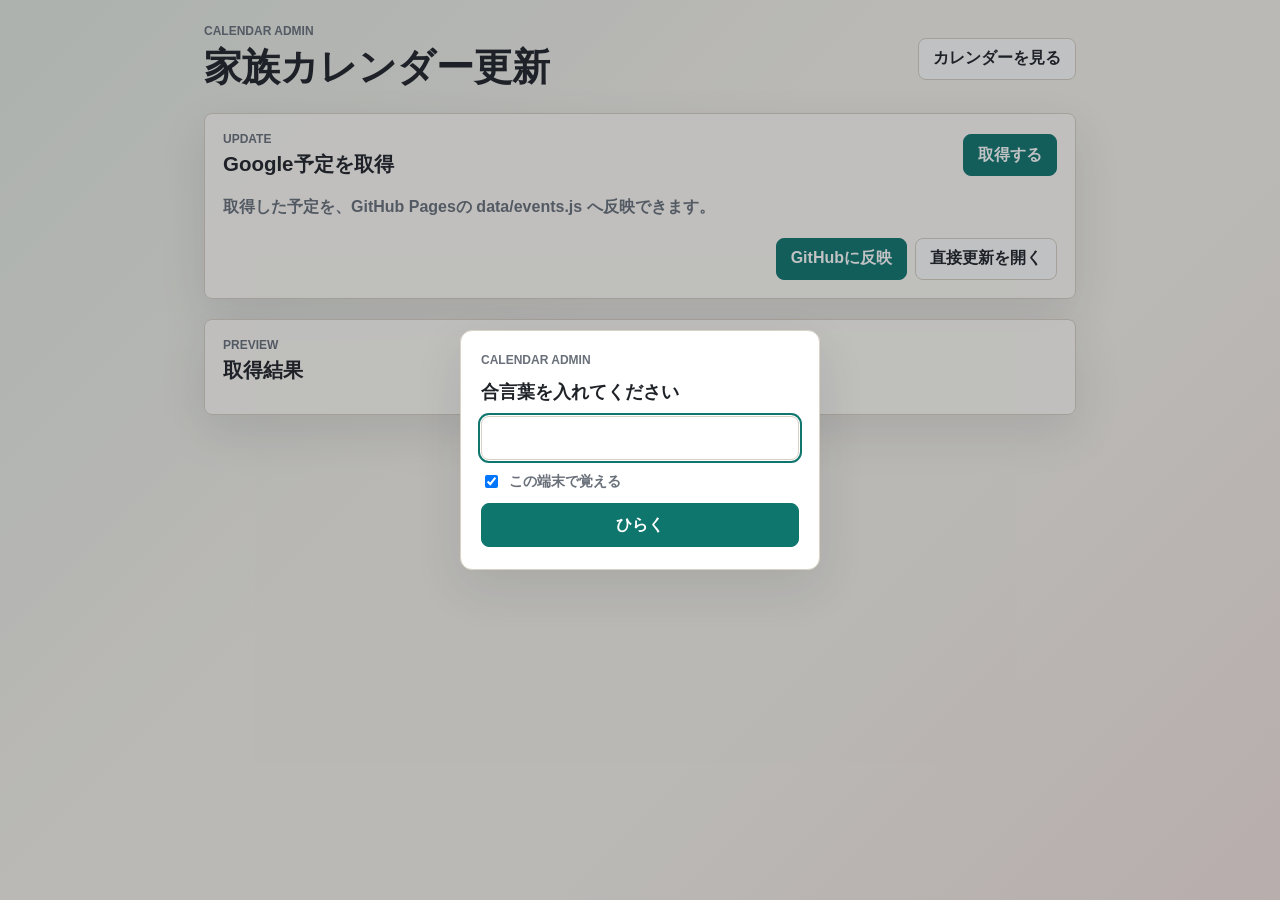
<file: FamiCal/admin.html>
<!doctype html>
<html lang="ja">
  <head>
    <meta charset="utf-8">
    <meta name="viewport" content="width=device-width, initial-scale=1">
    <title>家族カレンダー更新</title>
    <link rel="stylesheet" href="./styles.css?v=20261110-1">
  </head>
  <body>
    <div class="app-shell admin-shell">
      <header class="topbar">
        <div>
          <p class="eyebrow">Calendar Admin</p>
          <h1>家族カレンダー更新</h1>
        </div>
        <div class="top-actions">
          <a class="secondary-link" href="./index.html">カレンダーを見る</a>
        </div>
      </header>

      <main class="admin-layout">
        <section class="admin-panel">
          <div class="panel-heading">
            <div>
              <p class="panel-kicker">Update</p>
              <h2>Google予定を取得</h2>
            </div>
            <button class="primary-button" id="fetchGoogleButton" type="button">取得する</button>
          </div>
          <p class="admin-copy" id="adminStatus">取得した予定を、GitHub Pagesの data/events.js へ反映できます。</p>
          <p class="admin-token" id="adminTokenStatus" hidden></p>
          <div class="dialog-actions">
            <button class="primary-button" id="publishGitHubButton" type="button">GitHubに反映</button>
            <a class="secondary-button" id="directPublishLink" href="#" target="_blank" rel="noreferrer">直接更新を開く</a>
          </div>
        </section>

        <section class="admin-panel">
          <div class="panel-heading compact">
            <div>
              <p class="panel-kicker">Preview</p>
              <h2>取得結果</h2>
            </div>
          </div>
          <div class="event-list" id="adminPreview"></div>
        </section>

      </main>
    </div>

    <script>
      document.write(`<script src="./data/events.js?v=${Date.now()}"><\/script>`);
    </script>
    <!-- 暗号化前のデータのときだけ使う。暗号化に切り替えたあとは、GitHubから消してよい。 -->
    <script src="./data/config.js?v=20260717-1"></script>
    <script src="./famical-crypto.js?v=20261110-1" defer></script>
    <script src="./admin.js?v=20261110-1" defer></script>
  </body>
</html>
</file>
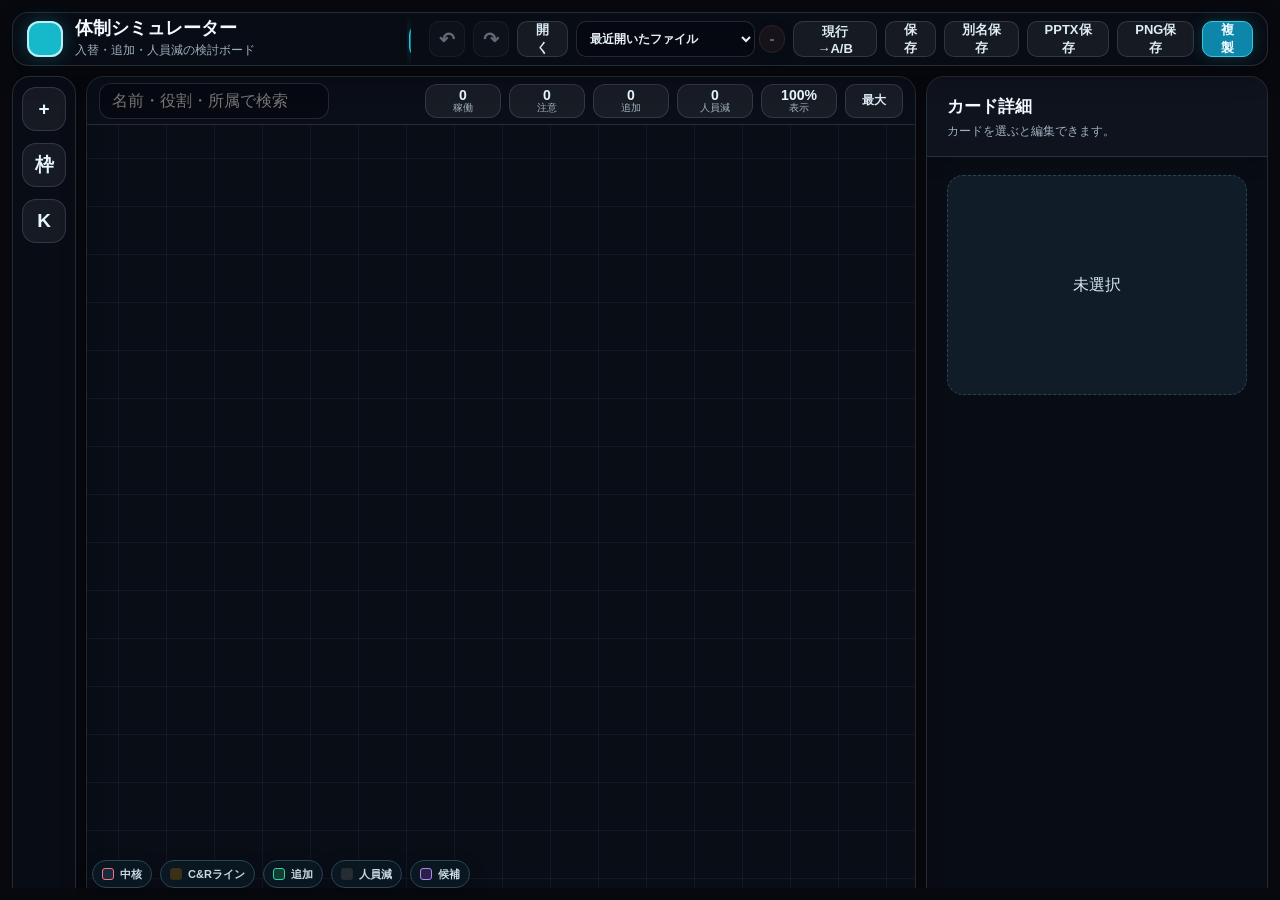
<file: orgsim/org-simulator.html>
<!doctype html>
<html lang="ja">
<head>
  <meta charset="utf-8">
  <meta name="viewport" content="width=device-width, initial-scale=1">
  <title>体制シミュレーター</title>
  <style>
    :root {
      --bg: #e7edf2;
      --surface: #ffffff;
      --ink: #20242a;
      --muted: #68707d;
      --line: #1298cc;
      --core: #cfe7ff;
      --external: #ffd54f;
      --added: #c9f3d2;
      --candidate: #ecddff;
      --hiring: #ffe08a;
      --removed: #e7e7e2;
      --risk: #ef4444;
      --green: #0f8f68;
      --violet: #7552bf;
      --panel: #f7f9fb;
      --border: #d6dfe7;
      --board-bg: #edf2f5;
      --card-shadow: 0 10px 20px rgba(21, 29, 38, .14), 0 2px 4px rgba(21, 29, 38, .07);
      --shadow: 0 16px 34px rgba(31, 36, 43, .14);
    }

    * {
      box-sizing: border-box;
    }

    html,
    body {
      height: 100%;
    }

    body {
      margin: 0;
      color: var(--ink);
      background: var(--bg);
      font-family: "Segoe UI", "Yu Gothic UI", "Hiragino Sans", Meiryo, sans-serif;
      min-height: 0;
      overflow: visible;
    }

    button,
    input,
    select,
    textarea {
      font: inherit;
    }

    button {
      border: 1px solid transparent;
      background: var(--surface);
      color: var(--ink);
      cursor: pointer;
      transition: background .15s ease, border-color .15s ease, box-shadow .15s ease, color .15s ease, transform .12s ease;
    }

    button:disabled {
      cursor: not-allowed;
      opacity: .42;
    }

    button:focus-visible,
    input:focus-visible,
    select:focus-visible,
    textarea:focus-visible {
      outline: 3px solid rgba(14, 165, 199, .24);
      outline-offset: 2px;
    }

    .app {
      display: grid;
      grid-template-rows: 66px 1fr;
      height: 100vh;
      min-height: 0;
      overflow: hidden;
    }

    .topbar {
      display: grid;
      grid-template-columns: minmax(240px, 380px) 1fr auto;
      align-items: center;
      gap: 18px;
      padding: 0 20px;
      background: rgba(255, 255, 255, .96);
      border-bottom: 1px solid var(--border);
      backdrop-filter: blur(10px);
      box-shadow: 0 6px 18px rgba(31, 36, 43, .08);
      position: relative;
      z-index: 10;
    }

    .brand {
      display: flex;
      align-items: center;
      gap: 12px;
      min-width: 0;
    }

    .mark {
      width: 36px;
      height: 36px;
      border-radius: 12px;
      background:
        linear-gradient(135deg, #14b8a6 0 45%, transparent 45%),
        linear-gradient(315deg, #ef4444 0 45%, transparent 45%),
        #20242a;
      box-shadow: inset 0 0 0 2px rgba(255, 255, 255, .9);
      flex: 0 0 auto;
    }

    .brand h1 {
      margin: 0;
      font-size: 18px;
      line-height: 1.1;
      letter-spacing: 0;
      white-space: nowrap;
      overflow: hidden;
      text-overflow: ellipsis;
    }

    .brand p {
      margin: 4px 0 0;
      color: var(--muted);
      font-size: 12px;
      white-space: nowrap;
      overflow: hidden;
      text-overflow: ellipsis;
    }

    .scenario-tabs {
      display: flex;
      align-items: center;
      gap: 8px;
      min-width: 0;
      overflow-x: auto;
      scrollbar-width: thin;
      padding: 8px 2px 4px;
    }

    .tab-item {
      position: relative;
      flex: 0 0 auto;
    }

    .tab {
      height: 36px;
      min-width: 72px;
      max-width: 180px;
      padding: 0 16px;
      border-radius: 12px;
      border-color: var(--border);
      color: #3f4650;
      background: #f3f6f8;
      white-space: nowrap;
      overflow: hidden;
      text-overflow: ellipsis;
    }

    .tab.active {
      background: #087fb2;
      color: #fff;
      border-color: #087fb2;
      box-shadow: 0 5px 12px rgba(8, 127, 178, .2);
    }

    .tab-actions {
      position: absolute;
      top: -7px;
      right: -7px;
      display: flex;
      gap: 3px;
      opacity: 0;
      transform: translateY(2px);
      pointer-events: none;
      transition: opacity .14s ease, transform .14s ease;
      z-index: 3;
    }

    .scenario-tabs:hover .tab-actions,
    .tab-item:focus-within .tab-actions {
      opacity: 1;
      transform: translateY(0);
      pointer-events: auto;
    }

    .tab-mini {
      width: 20px;
      height: 20px;
      padding: 0;
      border-radius: 999px;
      border: 1px solid rgba(32, 36, 42, .18);
      background: #fff;
      color: #20242a;
      font-size: 14px;
      font-weight: 900;
      line-height: 1;
      box-shadow: 0 4px 12px rgba(32, 36, 42, .16);
    }

    .tab-mini.delete {
      color: #b3261e;
      border-color: rgba(179, 38, 30, .22);
      background: #fff8f7;
    }

    .top-actions {
      display: flex;
      align-items: center;
      gap: 8px;
    }

    .file-controls {
      display: flex;
      align-items: center;
      gap: 4px;
      min-width: 0;
    }

    .recent-file-select {
      width: 190px;
      max-width: 24vw;
      height: 36px;
      border: 1px solid var(--border);
      border-radius: 10px;
      background: #fff;
      color: var(--ink);
      padding: 0 9px;
      font-size: 12px;
      font-weight: 700;
    }

    .recent-file-remove {
      width: 28px;
      height: 28px;
      padding: 0;
      border-radius: 999px;
      border-color: var(--border);
      background: #fff8f7;
      color: #b3261e;
      font-size: 16px;
      font-weight: 900;
      line-height: 1;
    }

    .icon-btn,
    .text-btn {
      height: 36px;
      border-radius: 10px;
      border-color: var(--border);
      background: #fbfcfd;
      display: inline-flex;
      align-items: center;
      justify-content: center;
      gap: 7px;
      font-weight: 700;
      color: #252a32;
    }

    .icon-btn:hover,
    .text-btn:hover,
    .board-size-btn:hover,
    .recent-file-remove:hover {
      transform: translateY(-1px);
      box-shadow: 0 8px 18px rgba(31, 36, 43, .12);
    }

    .icon-btn:active,
    .text-btn:active,
    .board-size-btn:active,
    .recent-file-remove:active {
      transform: translateY(0) scale(.98);
    }

    .icon-btn {
      width: 38px;
      padding: 0;
      font-size: 19px;
    }

    .text-btn {
      padding: 0 12px;
      font-size: 13px;
    }

    .text-btn.primary {
      background: #0d93c5;
      border-color: #087eac;
      color: #fff;
    }

    .text-btn.warn {
      background: #fff6f4;
      color: #b3261e;
      border-color: #f0c7c2;
    }

    .main {
      display: grid;
      grid-template-columns: 74px minmax(0, 1fr) 360px;
      height: calc(100vh - 66px);
      min-height: 0;
      overflow: hidden;
    }

    .main.board-maximized {
      grid-template-columns: minmax(0, 1fr);
    }

    .main.board-maximized .rail,
    .main.board-maximized .inspector {
      display: none;
    }

    .main.board-maximized .workspace {
      grid-column: 1 / -1;
      width: 100%;
    }

    .rail {
      position: sticky;
      top: 66px;
      height: calc(100vh - 66px);
      background: #f8fafc;
      border-right: 1px solid var(--border);
      padding: 16px 12px;
      display: flex;
      flex-direction: column;
      align-items: center;
      gap: 12px;
      overflow-y: auto;
      overflow-x: hidden;
      z-index: 12;
    }

    .rail .icon-btn {
      width: 48px;
      height: 48px;
      border-radius: 16px;
      background: #fff;
      border-color: #d4e1e8;
      box-shadow: 0 5px 12px rgba(31, 41, 55, .07);
    }

    .rail .divider {
      width: 36px;
      height: 1px;
      background: var(--border);
      margin: 3px 0;
    }

    .workspace {
      min-width: 0;
      min-height: 0;
      height: 100%;
      display: grid;
      grid-template-rows: 52px 1fr;
      overflow: hidden;
    }

    .contextbar {
      display: flex;
      align-items: center;
      justify-content: space-between;
      gap: 12px;
      padding: 8px 16px;
      border-bottom: 1px solid var(--border);
      background: rgba(248, 250, 252, .92);
      box-shadow: 0 1px 0 rgba(255, 255, 255, .88) inset;
    }

    .search {
      min-width: 230px;
      height: 36px;
      border: 1px solid var(--border);
      border-radius: 12px;
      padding: 0 12px;
      background: #fff;
      color: var(--ink);
    }

    .stats {
      display: flex;
      gap: 8px;
      align-items: center;
      min-width: 0;
      overflow-x: auto;
      scrollbar-width: thin;
    }

    .context-actions {
      display: flex;
      align-items: center;
      gap: 8px;
      min-width: 0;
    }

    .board-size-btn {
      flex: 0 0 auto;
      height: 34px;
      min-width: 58px;
      padding: 0 10px;
      border-radius: 10px;
      border-color: var(--border);
      background: #fbfcfd;
      color: #252a32;
      font-size: 12px;
      font-weight: 800;
      white-space: nowrap;
    }

    .board-size-btn:hover,
    .board-size-btn:focus-visible {
      background: #087fb2;
      border-color: #087fb2;
      color: #fff;
    }

    .stat {
      min-width: 76px;
      height: 34px;
      border: 1px solid var(--border);
      border-radius: 12px;
      background: #fff;
      display: grid;
      place-items: center;
      padding: 3px 9px;
      white-space: nowrap;
      box-shadow: 0 3px 9px rgba(31, 36, 43, .06);
    }

    .stat b {
      font-size: 14px;
      line-height: 1;
    }

    .stat span {
      font-size: 10px;
      color: var(--muted);
      line-height: 1;
    }

    .board-scroll {
      position: relative;
      min-height: 0;
      height: 100%;
      overflow: auto;
      padding: 22px 22px 78px;
      cursor: grab;
      overscroll-behavior: contain;
      background: #dfe7ed;
    }

    .board-scroll.panning,
    .board-scroll.zooming {
      cursor: grabbing;
    }

    .board {
      position: relative;
      min-width: 1060px;
      min-height: 720px;
      background:
        linear-gradient(0deg, rgba(18, 152, 204, .08) 0 70px, transparent 70px),
        linear-gradient(180deg, #f8fafb 0%, var(--board-bg) 100%);
      border: 1px solid #c2cbd4;
      box-shadow: var(--shadow);
      border-radius: 18px;
      overflow: hidden;
      transform-origin: 0 0;
    }

    .board::before {
      content: "";
      position: absolute;
      inset: 0;
      background-image:
        linear-gradient(rgba(32, 36, 42, .07) 1px, transparent 1px),
        linear-gradient(90deg, rgba(32, 36, 42, .07) 1px, transparent 1px);
      background-size: 40px 40px;
      pointer-events: none;
    }

    .zone {
      position: absolute;
      border-radius: 22px;
      border: 1px solid rgba(198, 126, 31, .28);
      background: rgba(255, 218, 179, .5);
      pointer-events: auto;
      cursor: grab;
      z-index: 1;
      box-shadow: inset 0 1px 0 rgba(255, 255, 255, .5), 0 12px 30px rgba(198, 126, 31, .08);
    }

    .zone.dragging {
      cursor: grabbing;
      outline: 4px solid rgba(198, 126, 31, .18);
    }

    .zone.locked {
      cursor: default;
      background: rgba(226, 232, 240, .48);
      border-color: rgba(100, 116, 139, .34);
    }

    .zone.selected {
      border-color: #0d93c5;
      outline: 3px solid rgba(13, 147, 197, .22);
      box-shadow: inset 0 1px 0 rgba(255, 255, 255, .5), 0 0 0 1px rgba(255, 255, 255, .92), 0 14px 28px rgba(13, 147, 197, .16);
    }

    .zone-label {
      position: absolute;
      top: 14px;
      left: 18px;
      font-size: 13px;
      font-weight: 800;
      color: #7c3f10;
      pointer-events: none;
    }

    .zone.locked .zone-label {
      color: #475569;
    }

    .zone-lock {
      position: absolute;
      top: 10px;
      right: 12px;
      width: 30px;
      height: 28px;
      border-radius: 8px;
      border: 1px solid rgba(124, 63, 16, .28);
      background: rgba(255, 255, 255, .9);
      color: #3c424c;
      cursor: pointer;
      font-size: 15px;
      font-weight: 900;
      line-height: 1;
      display: grid;
      place-items: center;
      box-shadow: 0 3px 8px rgba(32, 36, 42, .08);
      opacity: 0;
      pointer-events: none;
      translate: 0 -3px;
      transition: opacity .14s ease, translate .14s ease;
    }

    .zone:hover .zone-lock {
      opacity: 1;
      pointer-events: auto;
      translate: 0 0;
    }

    .zone.locked .zone-lock {
      border-color: rgba(71, 85, 105, .34);
      color: #475569;
    }

    .zone-handle {
      position: absolute;
      background: rgba(255, 255, 255, .9);
      border: 1px solid rgba(124, 63, 16, .38);
      border-radius: 6px;
      box-shadow: 0 3px 8px rgba(32, 36, 42, .12);
      opacity: 0;
      pointer-events: none;
      transition: opacity .14s ease;
    }

    .zone:hover .zone-handle,
    .zone.dragging .zone-handle {
      opacity: 1;
      pointer-events: auto;
    }

    .zone.locked .zone-handle {
      opacity: 0;
      pointer-events: none;
    }

    .zone-handle.e {
      width: 12px;
      height: 54px;
      right: -7px;
      top: 50%;
      transform: translateY(-50%);
      cursor: ew-resize;
    }

    .zone-handle.s {
      width: 54px;
      height: 12px;
      left: 50%;
      bottom: -7px;
      transform: translateX(-50%);
      cursor: ns-resize;
    }

    .zone-handle.se {
      width: 16px;
      height: 16px;
      right: -8px;
      bottom: -8px;
      cursor: nwse-resize;
    }

    .links {
      position: absolute;
      inset: 0;
      z-index: 2;
      pointer-events: none;
      overflow: visible;
    }

    .link {
      fill: none;
      stroke: var(--line);
      stroke-width: 2.2;
      stroke-linecap: round;
      filter: none;
    }

    .link-hit {
      fill: none;
      stroke: transparent;
      stroke-width: 26;
      stroke-linecap: round;
      stroke-linejoin: round;
      vector-effect: non-scaling-stroke;
      pointer-events: stroke;
      cursor: grab;
    }

    .link-hit.locked {
      cursor: not-allowed;
    }

    .link-hover-dot {
      fill: #e0f2fe;
      stroke: #086c8e;
      stroke-width: 2.5;
      vector-effect: non-scaling-stroke;
      opacity: 0;
      pointer-events: none;
      transform-box: fill-box;
      transform-origin: center;
      transform: scale(.72);
      transition: opacity .1s ease, transform .1s ease, fill .1s ease, stroke .1s ease;
    }

    .link-hover-dot.visible {
      opacity: 1;
      transform: scale(1);
    }

    .link-hover-dot.target {
      fill: #fef9c3;
      stroke: #d29a00;
    }

    .link-hover-dot.dragging {
      fill: #dcfce7;
      stroke: #0f8f68;
      transform: scale(1.2);
    }

    .link-hover-dot.locked.visible {
      fill: #ede9fe;
      stroke: #8b5cf6;
      opacity: .62;
    }

    .knot {
      position: absolute;
      z-index: 5;
      width: 20px;
      height: 20px;
      border-radius: 50%;
      border: 3px solid #0e7490;
      background: #ecfeff;
      box-shadow: 0 5px 12px rgba(32, 36, 42, .14);
      cursor: grab;
      touch-action: none;
    }

    .knot.selected {
      outline: 4px solid rgba(14, 116, 144, .22);
    }

    .knot.drop-target {
      outline: 5px solid rgba(15, 143, 104, .28);
      border-color: #0f8f68;
      background: #dcfce7;
    }

    .knot.locked {
      border-color: #7c3aed;
      background: #f3e8ff;
    }

    .knot.locked::after {
      content: "L";
      position: absolute;
      inset: 0;
      display: grid;
      place-items: center;
      color: #5b21b6;
      font-size: 10px;
      font-weight: 900;
    }

    .knot.dragging {
      cursor: grabbing;
      transform: scale(1.12);
    }

    .knot-label {
      position: absolute;
      z-index: 5;
      padding: 1px 5px;
      border-radius: 6px;
      border: 1px solid rgba(14, 116, 144, .22);
      background: rgba(255, 255, 255, .92);
      color: #0e7490;
      font-size: 10px;
      font-weight: 900;
      line-height: 1.25;
      pointer-events: none;
      opacity: 0;
      transform: translateY(2px);
      transition: opacity .12s ease, transform .12s ease;
    }

    .knot-label.visible {
      opacity: 1;
      transform: translateY(0);
    }

    .node {
      --node-accent: #1298cc;
      --node-ring: rgba(18, 152, 204, .34);
      position: absolute;
      z-index: 3;
      width: 168px;
      min-height: 74px;
      border: 2px solid rgba(71, 85, 105, .84);
      border-radius: 32px;
      background: var(--core);
      display: grid;
      grid-template-rows: auto auto 1fr;
      gap: 4px;
      padding: 13px 10px 9px;
      box-shadow: var(--card-shadow);
      user-select: none;
      touch-action: none;
      cursor: grab;
      overflow: hidden;
      --float-duration: 5.8s;
      --float-delay: 0s;
      --float-rotate: .65deg;
      --float-x-start: -.6px;
      --float-y-start: 1.2px;
      --float-r-start: -.3deg;
      --float-x-peak: 1.4px;
      --float-y-peak: -4.2px;
      --float-r-peak: .5deg;
      --float-x-return: -1px;
      --float-y-return: -1.4px;
      --float-r-return: -.45deg;
      animation: card-float var(--float-duration) ease-in-out var(--float-delay) infinite;
      transition: transform .14s ease, box-shadow .14s ease, border-color .14s ease, opacity .12s ease, filter .14s ease;
    }

    .node:nth-of-type(4n) {
      --float-duration: 6.8s;
      --float-delay: -3.2s;
      --float-rotate: .88deg;
    }

    .node:nth-of-type(4n + 1) {
      --float-duration: 5.1s;
      --float-delay: -1.9s;
      --float-rotate: .52deg;
    }

    .node:nth-of-type(4n + 2) {
      --float-duration: 7.4s;
      --float-delay: -4.4s;
      --float-rotate: .78deg;
    }

    .node::before {
      content: "";
      position: absolute;
      left: 0;
      top: 0;
      right: 0;
      height: 7px;
      background: var(--node-accent);
      pointer-events: none;
    }

    .node > * {
      position: relative;
      z-index: 1;
    }

    .node:hover {
      transform: translateY(-2px);
      box-shadow: 0 14px 26px rgba(21, 29, 38, .18), 0 3px 8px rgba(21, 29, 38, .09);
    }

    .node.selected {
      border-color: #111827;
      outline: 3px solid rgba(18, 152, 204, .26);
      box-shadow: 0 0 0 1px rgba(255, 255, 255, .86), 0 14px 28px rgba(21, 29, 38, .2);
    }

    .node.dragging {
      cursor: grabbing;
      transform: translateY(-2px) scale(1.02);
      translate: 0 -5px;
      rotate: 0deg;
      z-index: 6;
      animation: none !important;
    }

    .node.drop-target {
      outline: 4px solid rgba(15, 143, 104, .24);
      border-color: var(--green);
    }

    .node.core {
      --node-accent: #168fd1;
      --node-ring: rgba(22, 143, 209, .3);
      border-color: var(--risk);
      background: var(--core);
      min-height: 86px;
    }

    .node.external {
      --node-accent: #f59e0b;
      --node-ring: rgba(245, 158, 11, .32);
      background: var(--external);
      border-color: #7d6500;
    }

    .node.added {
      --node-accent: #10b981;
      --node-ring: rgba(16, 185, 129, .3);
      background: var(--added);
      border-color: var(--green);
    }

    .node.candidate {
      --node-accent: #8b5cf6;
      --node-ring: rgba(139, 92, 246, .32);
      background: var(--candidate);
      border-color: var(--violet);
      border-style: dashed;
    }

    .node.hiring {
      --node-accent: #f97316;
      --node-ring: rgba(249, 115, 22, .34);
      background: var(--hiring);
      border-color: #9a6700;
      border-style: dashed;
    }

    .node.removed {
      --node-accent: #94a3b8;
      --node-ring: rgba(148, 163, 184, .32);
      background: var(--removed);
      border-color: #9a9a94;
      border-style: dashed;
      opacity: .62;
    }

    .node.risk {
      border-color: var(--risk);
      box-shadow: 0 0 0 3px rgba(239, 68, 68, .12), 0 16px 28px rgba(32, 36, 42, .16);
    }

    .node.manual-color {
      opacity: 1;
    }

    .node.manual-color.risk {
      box-shadow: var(--card-shadow);
    }

    .node.manual-color.palette-core {
      --node-accent: #168fd1;
      --node-ring: rgba(22, 143, 209, .3);
      background: var(--core);
      border-color: #64748b;
    }

    .node.manual-color.palette-external {
      --node-accent: #f59e0b;
      --node-ring: rgba(245, 158, 11, .32);
      background: var(--external);
      border-color: #7d6500;
    }

    .node.manual-color.palette-added {
      --node-accent: #10b981;
      --node-ring: rgba(16, 185, 129, .3);
      background: var(--added);
      border-color: var(--green);
    }

    .node.manual-color.palette-candidate {
      --node-accent: #8b5cf6;
      --node-ring: rgba(139, 92, 246, .32);
      background: var(--candidate);
      border-color: var(--violet);
    }

    .node.manual-color.palette-hiring {
      --node-accent: #f97316;
      --node-ring: rgba(249, 115, 22, .34);
      background: var(--hiring);
      border-color: #9a6700;
    }

    .node.manual-color.palette-removed {
      --node-accent: #94a3b8;
      --node-ring: rgba(148, 163, 184, .32);
      background: var(--removed);
      border-color: #9a9a94;
    }

    .node.manual-border.border-solid {
      border-style: solid;
    }

    .node.manual-border.border-dashed {
      border-style: dashed;
    }

    .node.action-pulse {
      animation: node-pop .42s cubic-bezier(.2, .9, .2, 1);
    }

    .node.action-pulse::after {
      content: "";
      position: absolute;
      inset: 3px;
      border-radius: 25px;
      border: 2px solid var(--node-ring);
      pointer-events: none;
      animation: node-ring .72s ease-out;
    }

    .role {
      font-size: 12px;
      font-weight: 800;
      text-align: center;
      line-height: 1.18;
      overflow-wrap: anywhere;
    }

    .person {
      font-size: 16px;
      font-weight: 900;
      text-align: center;
      line-height: 1.15;
      overflow-wrap: anywhere;
    }

    .meta {
      display: flex;
      align-items: end;
      justify-content: center;
      gap: 5px;
      flex-wrap: wrap;
      min-height: 20px;
    }

    .pill {
      border-radius: 999px;
      background: rgba(255, 255, 255, .78);
      border: 1px solid rgba(32, 36, 42, .14);
      color: #303741;
      font-size: 10px;
      font-weight: 800;
      line-height: 1;
      padding: 4px 6px;
    }

    .pill.high {
      background: #fff1f1;
      color: #b3261e;
      border-color: #eab0aa;
    }

    .pill.diff {
      background: #20242a;
      color: #fff;
      border-color: #20242a;
    }

    .pill.requirement {
      background: #ecfdf5;
      color: #047857;
      border-color: #a7f3d0;
    }

    .node.hidden-by-filter {
      opacity: .15;
      filter: grayscale(.8);
    }

    .inspector {
      min-width: 0;
      min-height: 0;
      height: calc(100vh - 66px);
      background: #f7f9fb;
      border-left: 1px solid var(--border);
      box-shadow: -10px 0 24px rgba(31, 41, 55, .05);
      display: grid;
      grid-template-rows: auto minmax(0, 1fr);
      overflow: hidden;
    }

    .panel-head {
      padding: 20px 20px 16px;
      border-bottom: 1px solid var(--border);
      background: #fff;
      box-shadow: 0 5px 14px rgba(31, 41, 55, .04);
    }

    .panel-head h2 {
      margin: 0;
      font-size: 17px;
      line-height: 1.2;
    }

    .panel-head p {
      margin: 6px 0 0;
      color: var(--muted);
      font-size: 12px;
      line-height: 1.4;
    }

    .panel-body {
      min-height: 0;
      overflow-y: auto;
      overflow-x: hidden;
      padding: 18px 20px 28px;
    }

    .section {
      border-top: 1px solid #e1e7ed;
      padding-top: 18px;
      margin-top: 18px;
    }

    .section:first-child {
      border-top: 0;
      margin-top: 0;
      padding-top: 0;
    }

    .section-title {
      margin: 0 0 11px;
      font-size: 11px;
      font-weight: 900;
      color: #087fb2;
      text-transform: uppercase;
    }

    .field {
      display: grid;
      gap: 7px;
      margin-bottom: 14px;
    }

    .field label {
      font-size: 12px;
      font-weight: 800;
      color: #4b5563;
    }

    .field input,
    .field select,
    .field textarea {
      width: 100%;
      min-height: 38px;
      border: 1px solid #d4dee7;
      border-radius: 12px;
      padding: 8px 11px;
      background: #fff;
      color: var(--ink);
      outline: none;
    }

    .field textarea {
      min-height: 72px;
      resize: vertical;
      line-height: 1.45;
    }

    .field input:focus,
    .field select:focus,
    .field textarea:focus {
      border-color: #0d93c5;
      box-shadow: 0 0 0 3px rgba(13, 147, 197, .14);
    }

    .row {
      display: grid;
      grid-template-columns: 1fr 1fr;
      gap: 10px;
    }

    .button-row {
      display: flex;
      flex-wrap: wrap;
      gap: 8px;
    }

    .button-row .text-btn {
      height: 38px;
      border-radius: 12px;
    }

    .insight-list {
      display: grid;
      gap: 8px;
      margin: 0;
      padding: 0;
      list-style: none;
    }

    .insight {
      border: 1px solid var(--border);
      border-radius: 14px;
      background: var(--panel);
      padding: 10px;
      display: grid;
      gap: 4px;
    }

    .insight b {
      font-size: 12px;
    }

    .insight span {
      font-size: 11px;
      color: var(--muted);
      line-height: 1.4;
    }

    .empty {
      min-height: 220px;
      display: grid;
      place-items: center;
      color: var(--muted);
      text-align: center;
      border: 1px dashed var(--border);
      border-radius: 16px;
      padding: 18px;
      background: var(--panel);
    }

    .legend {
      position: fixed;
      left: 92px;
      right: 382px;
      bottom: 12px;
      display: flex;
      gap: 8px;
      flex-wrap: wrap;
      z-index: 30;
      max-width: none;
      pointer-events: none;
    }

    .legend-item {
      height: 28px;
      display: flex;
      align-items: center;
      gap: 6px;
      padding: 0 9px;
      border-radius: 999px;
      background: rgba(255, 255, 255, .88);
      border: 1px solid var(--border);
      font-size: 11px;
      font-weight: 800;
      color: #3c424c;
      pointer-events: auto;
      box-shadow: 0 6px 18px rgba(32, 36, 42, .08);
    }

    .swatch {
      width: 12px;
      height: 12px;
      border-radius: 3px;
      border: 1px solid rgba(32, 36, 42, .24);
    }

    .swatch.core { background: var(--core); border-color: var(--risk); }
    .swatch.external { background: var(--external); }
    .swatch.added { background: var(--added); border-color: var(--green); }
    .swatch.removed { background: var(--removed); border-style: dashed; }
    .swatch.candidate { background: var(--candidate); border-color: var(--violet); }

    .toast {
      position: fixed;
      right: 380px;
      bottom: 24px;
      z-index: 20;
      background: #20242a;
      color: #fff;
      border-radius: 8px;
      padding: 12px 14px;
      box-shadow: var(--shadow);
      font-size: 13px;
      opacity: 0;
      pointer-events: none;
      transform: translateY(10px);
      transition: opacity .18s ease, transform .18s ease;
    }

    .toast.show {
      opacity: 1;
      transform: translateY(0);
    }

    @keyframes node-pop {
      0% {
        transform: translateY(4px) scale(.96);
        filter: saturate(.9);
      }
      64% {
        transform: translateY(-4px) scale(1.035);
        filter: saturate(1.1);
      }
      100% {
        transform: translateY(0) scale(1);
        filter: saturate(1);
      }
    }

    @keyframes node-ring {
      0% {
        opacity: .9;
        transform: scale(.92);
      }
      100% {
        opacity: 0;
        transform: scale(1.12);
      }
    }

    .file-input {
      display: none;
    }

    /* Aurora Operations: dark, high-contrast work surface with restrained motion. */
    :root {
      --bg: #071018;
      --surface: #111c26;
      --ink: #e7f1f8;
      --muted: #9eb0bd;
      --line: #22c7df;
      --core: #152c3d;
      --external: #3c3117;
      --added: #123b31;
      --candidate: #2c2144;
      --hiring: #443313;
      --removed: #252c33;
      --risk: #ff7180;
      --green: #31d2a4;
      --violet: #a78bfa;
      --panel: #0e1923;
      --border: #263b4a;
      --board-bg: #08131d;
      --card-shadow: 0 10px 22px rgba(0, 0, 0, .3);
      --shadow: 0 18px 40px rgba(0, 0, 0, .32);
    }

    body {
      background: var(--bg);
      color: var(--ink);
    }

    button:focus-visible,
    input:focus-visible,
    select:focus-visible,
    textarea:focus-visible {
      outline-color: rgba(34, 199, 223, .46);
    }

    .topbar {
      background: #0b151f;
      border-bottom-color: #203443;
      box-shadow: 0 9px 24px rgba(0, 0, 0, .28);
    }

    .mark {
      background: #16b9c9;
      box-shadow: inset 0 0 0 2px rgba(222, 253, 255, .82), 0 0 18px rgba(34, 199, 223, .28);
    }

    .brand h1,
    .panel-head h2 {
      color: #f4fbff;
    }

    .brand p,
    .panel-head p,
    .stat span,
    .insight span {
      color: var(--muted);
    }

    .tab {
      color: #b7c7d3;
      border-color: #223746;
      background: #101c27;
    }

    .tab:hover {
      background: #162634;
      color: #f2fbff;
    }

    .tab.active {
      background: #0c7899;
      border-color: #23cbe1;
      color: #effcff;
      box-shadow: 0 0 18px rgba(34, 199, 223, .24);
    }

    .tab-mini,
    .recent-file-remove {
      background: #152330;
      border-color: #365163;
      color: #d7e8f2;
      box-shadow: 0 4px 12px rgba(0, 0, 0, .28);
    }

    .tab-mini.delete,
    .recent-file-remove {
      background: #2a1b23;
      border-color: #6b3a48;
      color: #ffbdc5;
    }

    .recent-file-select,
    .search,
    .field input,
    .field select,
    .field textarea {
      background: #0b151f;
      border-color: #2b4353;
      color: #e6f1f7;
    }

    .recent-file-select option,
    .field select option {
      background: #101c27;
      color: #e6f1f7;
    }

    .icon-btn,
    .text-btn,
    .board-size-btn {
      background: #111f2b;
      border-color: #2b4353;
      color: #ddecf5;
    }

    .icon-btn:hover,
    .text-btn:hover,
    .board-size-btn:hover,
    .recent-file-remove:hover {
      background: #173142;
      border-color: #3bd5e6;
      box-shadow: 0 8px 20px rgba(0, 0, 0, .28), 0 0 14px rgba(34, 199, 223, .12);
    }

    .text-btn.primary {
      background: #0e86a9;
      border-color: #31cce0;
      color: #f3fdff;
      box-shadow: 0 0 16px rgba(34, 199, 223, .2);
    }

    .text-btn.warn {
      background: #2a1b23;
      color: #ffbbc4;
      border-color: #6a3846;
    }

    .rail {
      background: #0a141e;
      border-right-color: #203443;
    }

    .rail .icon-btn {
      background: #111f2b;
      border-color: #2a4353;
      color: #e7f7ff;
      box-shadow: 0 7px 16px rgba(0, 0, 0, .22);
    }

    .rail .icon-btn:hover {
      background: #0f5165;
      border-color: #43d9e9;
      box-shadow: 0 0 18px rgba(34, 199, 223, .25);
    }

    .contextbar {
      background: #0d1822;
      border-bottom-color: #203443;
      box-shadow: none;
    }

    .stat {
      background: #101d28;
      border-color: #273f50;
      box-shadow: none;
    }

    .stat b {
      color: #eaf7ff;
    }

    .board-size-btn:hover,
    .board-size-btn:focus-visible {
      background: #0f5165;
      border-color: #42dcec;
      color: #effcff;
    }

    .board-scroll {
      background: #071018;
    }

    .board {
      background: var(--board-bg);
      border-color: #254556;
      box-shadow: var(--shadow), 0 0 38px rgba(28, 188, 210, .08);
    }

    .board::before {
      z-index: 0;
      background-image:
        linear-gradient(rgba(83, 150, 170, .14) 1px, transparent 1px),
        linear-gradient(90deg, rgba(83, 150, 170, .14) 1px, transparent 1px);
    }

    .board::after {
      content: "";
      position: absolute;
      inset: -40% -18%;
      z-index: 0;
      pointer-events: none;
      opacity: .3;
      background-image: repeating-linear-gradient(116deg, transparent 0 132px, rgba(47, 211, 225, .12) 133px 134px, transparent 135px 240px);
      animation: ambient-flow 24s linear infinite;
    }

    .zone {
      background: rgba(27, 66, 76, .22);
      border-color: rgba(41, 206, 218, .68);
      box-shadow: inset 0 0 0 1px rgba(72, 230, 240, .08), 0 0 24px rgba(25, 196, 211, .1);
    }

    .zone.locked {
      background: rgba(37, 47, 59, .44);
      border-color: rgba(135, 158, 178, .52);
    }

    .zone.selected {
      border-color: #50e5ef;
      outline-color: rgba(57, 218, 234, .24);
      box-shadow: inset 0 0 0 1px rgba(80, 229, 239, .2), 0 0 26px rgba(34, 199, 223, .24);
    }

    .zone-label,
    .zone.locked .zone-label {
      color: #d4f8fb;
      text-shadow: 0 0 10px rgba(34, 199, 223, .32);
    }

    .zone-lock,
    .zone-handle {
      background: #132431;
      color: #cfeaf3;
      border-color: #3d6675;
      box-shadow: 0 4px 11px rgba(0, 0, 0, .3);
    }

    .link {
      stroke: #24cbe1;
      stroke-width: 2.1;
      filter: none;
    }

    .link.removed {
      stroke: #8c9baa;
      filter: none;
    }

    .link-hover-dot {
      fill: #12303a;
      stroke: #36d7e7;
    }

    .link-hover-dot.target {
      fill: #433514;
      stroke: #f6c646;
    }

    .link-hover-dot.dragging {
      fill: #12362f;
      stroke: #4ade80;
    }

    .link-hover-dot.locked.visible {
      fill: #2d2840;
      stroke: #a78bfa;
    }

    .knot {
      background: #0d2731;
      border-color: #3ce2ef;
      box-shadow: 0 0 16px rgba(34, 199, 223, .45);
    }

    .knot.selected {
      outline-color: rgba(62, 224, 239, .28);
    }

    .knot.locked {
      background: #282044;
      border-color: #a78bfa;
      box-shadow: 0 0 16px rgba(167, 139, 250, .38);
    }

    .knot.locked::after { color: #ded6ff; }

    .knot-label {
      background: #10232e;
      border-color: #2d7581;
      color: #8eeff5;
    }

    .node {
      color: #edf8ff;
      border-color: #2f6378;
      box-shadow: var(--card-shadow);
    }

    .node:hover {
      box-shadow: 0 14px 28px rgba(0, 0, 0, .38), 0 0 16px rgba(34, 199, 223, .12);
    }

    .node.selected:not(.action-pulse) {
      border-color: #54e5ef;
      outline-color: rgba(54, 215, 231, .28);
      box-shadow: 0 0 0 1px rgba(220, 255, 255, .1), 0 0 22px rgba(34, 199, 223, .32), 0 14px 30px rgba(0, 0, 0, .38);
    }

    .node.core { background: var(--core); border-color: #2786ac; }
    .node.external { background: var(--external); border-color: #b28728; }
    .node.added { background: var(--added); border-color: #2fba91; }
    .node.candidate { background: var(--candidate); border-color: #9d86e7; }
    .node.hiring { background: var(--hiring); border-color: #d79731; }
    .node.removed { background: var(--removed); border-color: #65798a; opacity: .72; }

    .node.risk {
      border-color: #ff7180;
      box-shadow: 0 0 0 3px rgba(255, 113, 128, .16), 0 16px 28px rgba(0, 0, 0, .34);
    }

    .node.manual-color.palette-core { background: var(--core); border-color: #2786ac; }
    .node.manual-color.palette-external { background: var(--external); border-color: #b28728; }
    .node.manual-color.palette-added { background: var(--added); border-color: #2fba91; }
    .node.manual-color.palette-candidate { background: var(--candidate); border-color: #9d86e7; }
    .node.manual-color.palette-hiring { background: var(--hiring); border-color: #d79731; }
    .node.manual-color.palette-removed { background: var(--removed); border-color: #65798a; }

    .role,
    .person { color: #f4fbff; }

    .node-avatar {
      position: absolute;
      top: 18px;
      left: 12px;
      width: 29px;
      height: 29px;
      border-radius: 50%;
      object-fit: cover;
      border: 1px solid rgba(218, 253, 255, .72);
      box-shadow: 0 0 12px rgba(34, 199, 223, .28);
    }

    .node.has-avatar .role,
    .node.has-avatar .person {
      padding-left: 50px;
      text-align: left;
    }

    .node.has-avatar .meta {
      padding-left: 0;
      justify-content: center;
    }

    .pill {
      background: rgba(5, 14, 21, .52);
      border-color: rgba(174, 218, 231, .26);
      color: #d5e7ef;
    }

    .pill.diff { background: #20394b; border-color: #3c7490; color: #e8fbff; }
    .pill.requirement { background: #17372d; color: #a8f1d4; border-color: #2f8369; }

    .inspector {
      background: #0b151f;
      border-left-color: #203443;
      box-shadow: -12px 0 28px rgba(0, 0, 0, .26);
    }

    .panel-head {
      background: #101d28;
      border-bottom-color: #294251;
      box-shadow: 0 7px 16px rgba(0, 0, 0, .16);
    }

    .section { border-top-color: #1f3645; }
    .section-title { color: #67e4ed; }
    .field label { color: #b7ccd7; }
    .field input:focus,
    .field select:focus,
    .field textarea:focus { border-color: #38d8e8; box-shadow: 0 0 0 3px rgba(34, 199, 223, .16); }

    .empty,
    .insight { background: #101c27; border-color: #2a4353; color: #d7e8f1; }

    .legend-item {
      background: rgba(11, 24, 34, .92);
      border-color: #2a4555;
      color: #c8dbe5;
      box-shadow: 0 7px 18px rgba(0, 0, 0, .26);
    }

    .toast {
      background: #102530;
      border: 1px solid #347386;
      color: #e7fbff;
      box-shadow: 0 12px 26px rgba(0, 0, 0, .34), 0 0 16px rgba(34, 199, 223, .14);
    }

    @keyframes ambient-flow {
      from { transform: translate3d(-7%, -4%, 0); }
      to { transform: translate3d(7%, 4%, 0); }
    }

    @keyframes selected-glow {
      0%, 100% { box-shadow: 0 0 0 1px rgba(220, 255, 255, .1), 0 0 18px rgba(34, 199, 223, .22), 0 14px 30px rgba(0, 0, 0, .38); }
      50% { box-shadow: 0 0 0 1px rgba(220, 255, 255, .15), 0 0 28px rgba(34, 199, 223, .4), 0 14px 30px rgba(0, 0, 0, .42); }
    }

    @keyframes card-float {
      0%, 100% {
        translate: var(--float-x-start) var(--float-y-start);
        rotate: var(--float-r-start);
      }
      38% {
        translate: var(--float-x-peak) var(--float-y-peak);
        rotate: var(--float-r-peak);
      }
      72% {
        translate: var(--float-x-return) var(--float-y-return);
        rotate: var(--float-r-return);
      }
    }

    /* Today Fragments inspired: floating glass controls over a quiet work surface. */
    :root {
      --bg: #07090f;
      --surface: rgba(16, 20, 31, .82);
      --border: rgba(188, 205, 226, .16);
      --board-bg: #090d16;
      --panel: rgba(12, 16, 26, .84);
      --card-shadow: 0 8px 0 rgba(0, 0, 0, .12), 0 14px 30px rgba(0, 0, 0, .3);
      --shadow: 0 14px 30px rgba(0, 0, 0, .32);
    }

    body,
    .app,
    .board-scroll {
      background: #07090f;
    }

    .app {
      grid-template-rows: 54px minmax(0, 1fr);
      gap: 10px;
      padding: 12px;
    }

    .topbar {
      min-height: 54px;
      padding: 0 14px;
      background: rgba(10, 14, 23, .78);
      border: 1px solid var(--border);
      border-radius: 16px;
      box-shadow: 0 10px 24px rgba(0, 0, 0, .28);
      backdrop-filter: none;
    }

    .main {
      grid-template-columns: 64px minmax(0, 1fr) 342px;
      gap: 10px;
      height: 100%;
    }

    .rail,
    .workspace,
    .inspector {
      border: 1px solid var(--border);
      border-radius: 18px;
      background: rgba(10, 14, 23, .76);
      box-shadow: 0 10px 24px rgba(0, 0, 0, .26);
      backdrop-filter: none;
    }

    .rail {
      position: relative;
      top: auto;
      height: auto;
      padding: 10px 8px;
      border-right: 1px solid var(--border);
    }

    .rail .icon-btn {
      width: 44px;
      height: 44px;
      border-radius: 14px;
      background: rgba(255, 255, 255, .06);
      border-color: var(--border);
      box-shadow: none;
    }

    .workspace {
      grid-template-rows: 48px minmax(0, 1fr);
      overflow: hidden;
    }

    .contextbar {
      padding: 6px 12px;
      background: rgba(12, 16, 26, .74);
      border-bottom-color: var(--border);
    }

    .search,
    .recent-file-select,
    .field input,
    .field select,
    .field textarea {
      background: rgba(5, 8, 15, .7);
      border-color: var(--border);
    }

    .stat,
    .icon-btn,
    .text-btn,
    .board-size-btn {
      background: rgba(255, 255, 255, .06);
      border-color: var(--border);
      box-shadow: none;
    }

    .board-scroll {
      padding: 16px 16px 70px;
    }

    .board {
      background: #090d16;
      border-color: rgba(188, 205, 226, .14);
      border-radius: 24px;
      box-shadow: 0 22px 70px rgba(0, 0, 0, .46);
    }

    .board::before {
      background-image:
        linear-gradient(rgba(188, 205, 226, .055) 1px, transparent 1px),
        linear-gradient(90deg, rgba(188, 205, 226, .055) 1px, transparent 1px);
      background-size: 48px 48px;
    }

    .board::after {
      display: none;
    }

    .zone {
      border-radius: 28px;
      background: rgba(67, 155, 165, .11);
      border-color: rgba(103, 232, 249, .3);
      box-shadow: inset 0 1px 0 rgba(255, 255, 255, .1), 0 22px 56px rgba(0, 0, 0, .2);
    }

    .zone.locked {
      background: rgba(87, 99, 122, .14);
      border-color: rgba(188, 205, 226, .2);
    }

    .node {
      background: rgba(17, 22, 34, .94);
      border-color: rgba(188, 205, 226, .18);
      border-radius: 26px;
      box-shadow: var(--card-shadow);
      backdrop-filter: none;
    }

    .node::before {
      height: 5px;
      border-radius: 24px 24px 5px 5px;
    }

    .node.core { background: #287ead; border-color: #91e5f5; }
    .node.external { background: #a77a24; border-color: #ffe08c; }
    .node.added { background: #258b69; border-color: #a8f2cf; }
    .node.candidate { background: #7354bb; border-color: #cdbdff; }
    .node.hiring { background: #c58522; border-color: #ffe7a0; }
    .node.removed { background: #60758a; border-color: #c0cfdb; }

    .node.manual-color.palette-core { background: #287ead; border-color: #91e5f5; }
    .node.manual-color.palette-external { background: #a77a24; border-color: #ffe08c; }
    .node.manual-color.palette-added { background: #258b69; border-color: #a8f2cf; }
    .node.manual-color.palette-candidate { background: #7354bb; border-color: #cdbdff; }
    .node.manual-color.palette-hiring { background: #c58522; border-color: #ffe7a0; }
    .node.manual-color.palette-removed { background: #60758a; border-color: #c0cfdb; }

    /* Photo cards use a stable left portrait and a separate affiliation row. */
    .node,
    .node.core {
      width: 196px;
      min-height: 104px;
      height: 104px;
      border-radius: 34px;
    }

    .node::before {
      border-radius: 32px 32px 5px 5px;
    }

    .node.has-avatar {
      display: grid;
      grid-template-columns: 52px minmax(0, 1fr);
      grid-template-rows: minmax(0, 1fr);
      align-items: center;
      gap: 12px;
      padding: 0 14px;
    }

    .node.has-avatar .node-avatar {
      position: relative;
      top: auto;
      left: auto;
      width: 52px;
      height: 52px;
      border: 2px solid rgba(245, 253, 255, .94);
      box-shadow: 0 0 0 3px rgba(88, 231, 247, .24);
    }

    .node.has-avatar .default-avatar {
      display: block;
      overflow: hidden;
      background: #e7f5fa;
      box-shadow: 0 0 0 3px rgba(88, 231, 247, .24);
    }

    .node.has-avatar .default-avatar::before,
    .node.has-avatar .default-avatar::after {
      content: "";
      position: absolute;
      left: 50%;
      translate: -50% 0;
      background: #4c8093;
    }

    .node.has-avatar .default-avatar::before {
      top: 10px;
      width: 15px;
      height: 15px;
      border-radius: 50%;
    }

    .node.has-avatar .default-avatar::after {
      bottom: -5px;
      width: 34px;
      height: 27px;
      border-radius: 18px 18px 0 0;
    }

    .node.has-avatar .node-copy {
      display: grid;
      align-content: center;
      gap: 2px;
      min-width: 0;
    }

    .node.has-avatar .role,
    .node.has-avatar .person {
      padding-left: 0;
      text-align: left;
    }

    .node.has-avatar .role {
      max-height: 28px;
      overflow: hidden;
      font-size: 12px;
      line-height: 1.12;
    }

    .node.has-avatar .person {
      font-size: 20px;
      line-height: 1.02;
      white-space: nowrap;
      word-break: keep-all;
      overflow: hidden;
    }

    .node.has-avatar .meta {
      min-height: 18px;
      margin-top: 5px;
      padding-top: 5px;
      justify-content: flex-start;
      flex-wrap: nowrap;
      overflow: hidden;
      border-top: 2px solid rgba(247, 253, 255, .88);
    }

    .node.has-avatar .pill {
      flex: 0 0 auto;
      padding: 0;
      border: 0;
      border-radius: 0;
      background: transparent;
      color: #f5fbff;
      font-size: 11px;
      line-height: 1.1;
      white-space: nowrap;
    }

    .node.has-avatar .pill + .pill::before {
      content: " / ";
      color: rgba(245, 251, 255, .72);
    }

    .node:hover {
      border-color: rgba(103, 232, 249, .54);
      box-shadow: 0 9px 0 rgba(0, 0, 0, .13), 0 18px 34px rgba(0, 0, 0, .34);
    }

    .inspector {
      overflow: hidden;
      border-left: 1px solid var(--border);
      background: rgba(10, 14, 23, .76);
    }

    .panel-head {
      background: rgba(20, 26, 39, .56);
      border-bottom-color: var(--border);
    }

    .link {
      fill: none;
      stroke: #67e8f9;
      stroke-width: 2.35;
      stroke-linecap: round;
      stroke-linejoin: round;
      vector-effect: non-scaling-stroke;
      opacity: .82;
      filter: none;
    }

    .link.removed {
      stroke: #aebdca;
      opacity: .58;
      filter: none;
    }

    .link-flow {
      display: none;
    }

    .link-draft {
      fill: none;
      stroke: #f5fbff;
      stroke-width: 2.4;
      stroke-linecap: round;
      stroke-dasharray: 10 8;
      filter: none;
      opacity: .98;
      animation: link-draft-flow 1.35s linear infinite;
      pointer-events: none;
    }

    @keyframes link-draft-flow {
      to { stroke-dashoffset: -36; }
    }

    @media (max-width: 980px) {
      body {
        overflow: auto;
      }

      .app {
        height: auto;
        min-height: 100vh;
        overflow: visible;
      }

      .topbar {
        grid-template-columns: 1fr;
        height: auto;
        padding: 12px;
      }

      .main {
        grid-template-columns: 1fr;
        height: auto;
        overflow: visible;
      }

      .rail {
        position: sticky;
        top: 0;
        height: auto;
        flex-direction: row;
        border-right: 0;
        border-bottom: 1px solid var(--border);
        overflow-x: auto;
        overflow-y: hidden;
      }

      .workspace {
        height: 720px;
        min-height: 640px;
      }

      .inspector {
        height: 520px;
        border-left: 0;
        border-top: 1px solid var(--border);
      }

      .legend {
        left: 12px;
        right: 12px;
        bottom: 10px;
      }

      .toast {
        right: 16px;
      }
    }
  </style>
</head>
<body>
  <div class="app">
    <header class="topbar">
      <div class="brand">
        <div class="mark" aria-hidden="true"></div>
        <div>
          <h1>体制シミュレーター</h1>
          <p>入替・追加・人員減の検討ボード</p>
        </div>
      </div>
      <nav class="scenario-tabs" id="scenarioTabs" aria-label="シナリオ"></nav>
      <div class="top-actions">
        <button class="icon-btn" id="undoBtn" title="Undo" aria-label="Undo">↶</button>
        <button class="icon-btn" id="redoBtn" title="Redo" aria-label="Redo">↷</button>
        <button class="text-btn" id="openFileBtn" title="JSONファイルを開く">開く</button>
        <div class="file-controls">
          <select class="recent-file-select" id="recentFileSelect" title="最近開いたファイル" aria-label="最近開いたファイル"></select>
          <button class="recent-file-remove" id="removeRecentFileBtn" type="button" title="プルダウンから削除" aria-label="プルダウンから削除">-</button>
        </div>
        <button class="text-btn" id="copyCurrentBtn" title="現行を案A/Bへコピー">現行→A/B</button>
        <button class="text-btn" id="saveFileBtn" title="外部ファイルに保存">保存</button>
        <button class="text-btn" id="saveAsFileBtn" title="別ファイルへ保存">別名保存</button>
        <button class="text-btn" id="exportPptxBtn" title="全案を編集可能なPowerPointとして保存">PPTX保存</button>
        <button class="text-btn" id="exportPngBtn" title="図全体を100% PNGで保存">PNG保存</button>
        <button class="text-btn primary" id="duplicateScenarioBtn" title="現在の案を複製">複製</button>
      </div>
    </header>

    <main class="main">
      <aside class="rail" aria-label="操作">
        <button class="icon-btn" id="addNodeBtn" title="人員・枠を追加" aria-label="人員・枠を追加">+</button>
        <button class="icon-btn" id="addZoneBtn" title="枠を追加" aria-label="枠を追加">枠</button>
        <button class="icon-btn" id="addKnotBtn" title="線ノットを追加" aria-label="線ノットを追加">K</button>
        <input class="file-input" id="fileInput" type="file" accept="application/json">
      </aside>

      <section class="workspace">
        <div class="contextbar">
          <input class="search" id="searchInput" type="search" placeholder="名前・役割・所属で検索">
          <div class="context-actions">
            <div class="stats" id="stats"></div>
            <button class="board-size-btn" id="boardSizeBtn" type="button" title="図を最大化" aria-label="図を最大化">最大</button>
          </div>
        </div>

        <div class="board-scroll" id="boardScroll">
          <div class="board" id="board" aria-label="体制図">
            <svg class="links" id="links" aria-hidden="true"></svg>
            <div class="legend">
              <div class="legend-item"><span class="swatch core"></span>中核</div>
              <div class="legend-item"><span class="swatch external"></span>C&amp;Rライン</div>
              <div class="legend-item"><span class="swatch added"></span>追加</div>
              <div class="legend-item"><span class="swatch removed"></span>人員減</div>
              <div class="legend-item"><span class="swatch candidate"></span>候補</div>
            </div>
          </div>
        </div>
      </section>

      <aside class="inspector">
        <div class="panel-head">
          <h2 id="panelTitle">カード詳細</h2>
          <p id="panelSubtitle">カードを選ぶと編集できます。</p>
        </div>
        <div class="panel-body" id="panelBody"></div>
      </aside>
    </main>
  </div>

  <div class="toast" id="toast"></div>

  <script src="pptxgen.bundle.js"></script>
  <script>
    const STORAGE_KEY = "org-simulator-v1";
    const RECENT_FILE_DB = "org-simulator-recent-files";
    const RECENT_FILE_STORE = "files";
    const RECENT_FILE_LIMIT = 12;
    const CANVAS = { width: 5600, height: 4400, centerX: 2800, centerY: 2200, originX: 2300, originY: 1600, version: 2 };
    const CARD = { width: 196, height: 104, gapX: 44, gapY: 134, top: CANVAS.originY, left: CANVAS.originX };
    const BOARD_MARGIN = { right: CANVAS.originX, bottom: CANVAS.originY };
    const GRID = 20;
    const KNOT_SIZE = 20;
    const KNOT_CAPTURE_DISTANCE = 120;
    const HANDLE_REVEAL_DISTANCE = 84;
    const HISTORY_LIMIT = 80;
    const CARD_COLOR_OVERRIDES = ["core", "external", "added", "candidate", "hiring", "removed"];
    const BORDER_STYLE_OVERRIDES = ["solid", "dashed"];
    const SLIDES_PAGE = { widthPt: 720, heightPt: 405, marginPt: 18, headerPt: 30 };

    const baseNodes = [
      {
        id: "kitagawa",
        name: "北河",
        role: "ADV D",
        team: "QUA",
        parent: null,
        lane: "core",
        status: "current",
        load: "high",
        decision: "最終判断",
        note: "体制構築、品質ディレクション、上流判断"
      },
      {
        id: "akabane",
        name: "赤羽",
        role: "3月〜2D",
        team: "C&R",
        parent: "kitagawa",
        lane: "external",
        status: "current",
        load: "medium",
        decision: "進行管理",
        note: "スケジュール把握、差分共有"
      },
      {
        id: "kato",
        name: "加藤",
        role: "2D ADV D/リード",
        team: "C&R",
        parent: "kitagawa",
        lane: "core",
        status: "current",
        load: "high",
        decision: "2D一次判断",
        note: "2D側の判断・相談切り分け"
      },
      {
        id: "koga",
        name: "古賀",
        role: "3D ADV D/リード",
        team: "C&R",
        parent: "kato",
        lane: "core",
        status: "current",
        load: "high",
        decision: "3D一次判断",
        note: "3D側の判断・相談切り分け"
      },
      {
        id: "segawa",
        name: "瀬川",
        role: "2D",
        team: "C&R",
        parent: "kato",
        lane: "core",
        status: "current",
        load: "medium",
        decision: "2D制作",
        note: ""
      },
      {
        id: "miyamoto",
        name: "宮本",
        role: "2D/連携",
        team: "内部",
        parent: "kato",
        lane: "core",
        status: "current",
        load: "medium",
        decision: "連携",
        note: ""
      },
      {
        id: "yanagisawa",
        name: "柳澤",
        role: "2D",
        team: "内部",
        parent: "segawa",
        lane: "core",
        status: "current",
        load: "medium",
        decision: "2D制作",
        note: ""
      },
      {
        id: "yamanoi",
        name: "山野井",
        role: "3D",
        team: "C&R",
        parent: "koga",
        lane: "core",
        status: "current",
        load: "medium",
        decision: "3D制作",
        note: ""
      },
      {
        id: "otsuka",
        name: "大塚",
        role: "3D",
        team: "CP",
        parent: "koga",
        lane: "core",
        status: "current",
        load: "medium",
        decision: "3D制作",
        note: ""
      },
      {
        id: "aono",
        name: "青野",
        role: "3D",
        team: "C&R",
        parent: "akabane",
        lane: "external",
        status: "current",
        load: "medium",
        decision: "3D制作",
        note: ""
      },
      {
        id: "takashima",
        name: "高島",
        role: "3D",
        team: "内部",
        parent: "aono",
        lane: "external",
        status: "current",
        load: "medium",
        decision: "3D制作",
        note: ""
      },
      {
        id: "nagayama",
        name: "永山",
        role: "2D",
        team: "内部",
        parent: "akabane",
        lane: "external",
        status: "current",
        load: "medium",
        decision: "2D制作",
        note: ""
      },
      {
        id: "okuno",
        name: "奥野",
        role: "2D",
        team: "内部",
        parent: "nagayama",
        lane: "external",
        status: "current",
        load: "medium",
        decision: "2D制作",
        note: ""
      },
      {
        id: "sakamoto",
        name: "坂本",
        role: "2D",
        team: "内部",
        parent: "nagayama",
        lane: "external",
        status: "current",
        load: "medium",
        decision: "2D制作",
        note: ""
      },
      {
        id: "yamamoto",
        name: "山本",
        role: "2D",
        team: "内部",
        parent: "nagayama",
        lane: "external",
        status: "current",
        load: "medium",
        decision: "2D制作",
        note: ""
      }
    ];

    const sampleScenarios = [
      {
        id: "current",
        name: "現行",
        nodes: cloneNodes(baseNodes)
      },
      {
        id: "plan-load",
        name: "案A 役割分担",
        nodes: cloneNodes(baseNodes).map((node) => {
          if (node.id === "nagayama") {
            return { ...node, parent: "kato", role: "2D サブリード", status: "added", decision: "2D進行補佐" };
          }
          if (node.id === "kato") {
            return { ...node, note: "2D判断に集中。進行補佐を永山へ分担" };
          }
          if (node.id === "okuno" || node.id === "sakamoto" || node.id === "yamamoto") {
            return { ...node, parent: "nagayama" };
          }
          return node;
        })
      },
      {
        id: "plan-reduce",
        name: "案B 人員減",
        nodes: cloneNodes(baseNodes).map((node) => {
          if (node.id === "segawa") {
            return { ...node, status: "removed", note: "人員減の影響を見るため一時的に外す" };
          }
          if (node.id === "kato") {
            return { ...node, status: "risk", note: "瀬川分の吸収で2D判断と進行が集中" };
          }
          if (node.id === "yanagisawa") {
            return { ...node, parent: "kato", status: "risk" };
          }
          return node;
        })
      }
    ];

    let state = normalizeState(loadState());
    let activeScenarioId = state.scenarios[0].id;
    let selectedNodeId = state.scenarios[0].nodes[0]?.id || null;
    let selectedKnotId = null;
    let selectedZoneId = null;
    let searchTerm = "";
    let currentLayout = null;
    let nodeElements = new Map();
    let knotElements = new Map();
    let interaction = null;
    let connectorDraftEl = null;
    let linkDrawFrame = null;
    let fileHandle = null;
    let recentFiles = [];
    let currentFileId = null;
    let cardClipboard = null;
    let actionPulseNodeId = null;
    let undoStack = [];
    let redoStack = [];
    let autoCenteredScenarioIds = new Set();
    let boardMaximized = false;
    const floatEpoch = performance.now();
    const viewport = { scale: 1 };

    const tabsEl = document.getElementById("scenarioTabs");
    const mainEl = document.querySelector(".main");
    const boardScrollEl = document.getElementById("boardScroll");
    const boardEl = document.getElementById("board");
    const linksEl = document.getElementById("links");
    const statsEl = document.getElementById("stats");
    const panelTitleEl = document.getElementById("panelTitle");
    const panelSubtitleEl = document.getElementById("panelSubtitle");
    const panelBodyEl = document.getElementById("panelBody");
    const boardSizeBtn = document.getElementById("boardSizeBtn");
    const recentFileSelectEl = document.getElementById("recentFileSelect");
    const removeRecentFileBtn = document.getElementById("removeRecentFileBtn");
    const toastEl = document.getElementById("toast");
    const fileInputEl = document.getElementById("fileInput");

    document.getElementById("undoBtn").addEventListener("click", undo);
    document.getElementById("redoBtn").addEventListener("click", redo);
    document.getElementById("openFileBtn").addEventListener("click", openExternalFile);
    document.getElementById("copyCurrentBtn").addEventListener("click", copyCurrentToPlans);
    document.getElementById("saveFileBtn").addEventListener("click", saveExternalFile);
    document.getElementById("saveAsFileBtn").addEventListener("click", saveAsExternalFile);
    document.getElementById("exportPptxBtn").addEventListener("click", exportPptx);
    document.getElementById("exportPngBtn").addEventListener("click", exportPng);
    document.getElementById("duplicateScenarioBtn").addEventListener("click", () => duplicateScenario());
    document.getElementById("addNodeBtn").addEventListener("click", addNode);
    document.getElementById("addZoneBtn").addEventListener("click", addZone);
    document.getElementById("addKnotBtn").addEventListener("click", addKnot);
    boardSizeBtn.addEventListener("click", toggleBoardSize);
    recentFileSelectEl.addEventListener("change", () => openRecentFile(recentFileSelectEl.value));
    removeRecentFileBtn.addEventListener("click", removeSelectedRecentFile);
    document.getElementById("searchInput").addEventListener("input", (event) => {
      searchTerm = event.target.value.trim().toLowerCase();
      render();
    });
    document.addEventListener("keydown", handleKeyDown);
    fileInputEl.addEventListener("change", importJson);

    boardScrollEl.addEventListener("pointerdown", startBoardPointer);
    boardScrollEl.addEventListener("pointermove", movePointer);
    boardScrollEl.addEventListener("pointerup", endPointer);
    boardScrollEl.addEventListener("pointercancel", endPointer);
    boardScrollEl.addEventListener("pointerleave", hideConnectorHandles);
    boardScrollEl.addEventListener("wheel", zoomByWheel, { passive: false });
    boardScrollEl.addEventListener("auxclick", (event) => {
      if (event.button === 1) event.preventDefault();
    });
    boardScrollEl.addEventListener("contextmenu", (event) => {
      if (event.target.closest(".node") || ["zoom", "connector", "new-connector"].includes(interaction?.type)) event.preventDefault();
    });

    render();
    initRecentFiles();

    function toggleBoardSize() {
      boardMaximized = !boardMaximized;
      applyBoardSize();
    }

    function applyBoardSize() {
      mainEl.classList.toggle("board-maximized", boardMaximized);
      boardSizeBtn.textContent = boardMaximized ? "戻す" : "最大";
      const label = boardMaximized ? "図を通常幅に戻す" : "図を最大化";
      boardSizeBtn.title = label;
      boardSizeBtn.setAttribute("aria-label", label);
    }

    async function initRecentFiles() {
      renderRecentFiles();
      recentFiles = await loadRecentFiles();
      renderRecentFiles();
    }

    function renderRecentFiles() {
      const selectedId = currentFileId && recentFiles.some((entry) => entry.id === currentFileId) ? currentFileId : "";
      recentFileSelectEl.innerHTML = [
        `<option value="">最近開いたファイル</option>`,
        ...recentFiles.map((entry) => `<option value="${escapeAttr(entry.id)}">${escapeHtml(entry.name || "名称未設定")}</option>`)
      ].join("");
      recentFileSelectEl.value = selectedId;
      removeRecentFileBtn.disabled = !selectedId;
    }

    function filePickerTypes() {
      return [
        {
          description: "体制シミュレーター JSON",
          accept: { "application/json": [".json"] }
        }
      ];
    }

    function fileAccessAvailable() {
      return "showOpenFilePicker" in window && "showSaveFilePicker" in window;
    }

    async function openRecentDb() {
      if (!("indexedDB" in window)) return null;
      return new Promise((resolve, reject) => {
        const request = indexedDB.open(RECENT_FILE_DB, 1);
        request.onupgradeneeded = () => {
          const db = request.result;
          if (!db.objectStoreNames.contains(RECENT_FILE_STORE)) {
            db.createObjectStore(RECENT_FILE_STORE, { keyPath: "id" });
          }
        };
        request.onsuccess = () => resolve(request.result);
        request.onerror = () => reject(request.error);
      });
    }

    function transactionDone(transaction) {
      return new Promise((resolve, reject) => {
        transaction.oncomplete = () => resolve();
        transaction.onerror = () => reject(transaction.error);
        transaction.onabort = () => reject(transaction.error);
      });
    }

    async function loadRecentFiles() {
      try {
        const db = await openRecentDb();
        if (!db) return [];
        const transaction = db.transaction(RECENT_FILE_STORE, "readonly");
        const request = transaction.objectStore(RECENT_FILE_STORE).getAll();
        const rows = await new Promise((resolve, reject) => {
          request.onsuccess = () => resolve(request.result || []);
          request.onerror = () => reject(request.error);
        });
        db.close();
        return rows
          .filter((entry) => entry && entry.id && entry.handle)
          .sort((a, b) => (b.lastOpened || 0) - (a.lastOpened || 0))
          .slice(0, RECENT_FILE_LIMIT);
      } catch (error) {
        console.warn(error);
        return [];
      }
    }

    async function persistRecentFiles() {
      try {
        const db = await openRecentDb();
        if (!db) return;
        const transaction = db.transaction(RECENT_FILE_STORE, "readwrite");
        const store = transaction.objectStore(RECENT_FILE_STORE);
        store.clear();
        recentFiles.forEach((entry) => store.put(entry));
        await transactionDone(transaction);
        db.close();
      } catch (error) {
        console.warn(error);
      }
    }

    async function sameFileHandle(left, right) {
      if (!left || !right) return false;
      if (left === right) return true;
      if (typeof left.isSameEntry === "function") {
        try {
          return await left.isSameEntry(right);
        } catch (error) {
          console.warn(error);
        }
      }
      return false;
    }

    async function rememberFileHandle(handle) {
      if (!handle) return;
      let existing = null;
      for (const entry of recentFiles) {
        if (await sameFileHandle(entry.handle, handle)) {
          existing = entry;
          break;
        }
      }
      const entry = {
        id: existing?.id || `file-${Date.now().toString(36)}-${Math.random().toString(36).slice(2, 8)}`,
        name: handle.name || existing?.name || "名称未設定",
        handle,
        lastOpened: Date.now()
      };
      recentFiles = [entry, ...recentFiles.filter((item) => item.id !== entry.id)].slice(0, RECENT_FILE_LIMIT);
      fileHandle = handle;
      currentFileId = entry.id;
      await persistRecentFiles();
      renderRecentFiles();
    }

    async function ensureHandlePermission(handle, mode) {
      if (!handle || typeof handle.queryPermission !== "function" || typeof handle.requestPermission !== "function") return true;
      const options = { mode };
      if (await handle.queryPermission(options) === "granted") return true;
      return await handle.requestPermission(options) === "granted";
    }

    function applyImportedState(parsed) {
      if (!parsed.scenarios || !Array.isArray(parsed.scenarios)) throw new Error("invalid");
      pushHistory();
      state = normalizeState(parsed);
      activeScenarioId = state.scenarios[0].id;
      selectedNodeId = state.scenarios[0].nodes[0]?.id || null;
      selectedKnotId = null;
      selectedZoneId = null;
      autoCenteredScenarioIds.clear();
      render();
    }

    async function loadFromFileHandle(handle, remember = true) {
      if (!handle) return;
      const allowed = await ensureHandlePermission(handle, "read");
      if (!allowed) {
        notify("ファイルを開く権限がありません");
        renderRecentFiles();
        return;
      }
      const file = await handle.getFile();
      const text = await file.text();
      applyImportedState(JSON.parse(text));
      if (remember) await rememberFileHandle(handle);
      notify(`${handle.name || file.name}を開きました`);
    }

    async function openExternalFile() {
      try {
        if ("showOpenFilePicker" in window) {
          const handles = await window.showOpenFilePicker({
            multiple: false,
            types: filePickerTypes()
          });
          await loadFromFileHandle(handles[0], true);
          return;
        }
        fileInputEl.click();
      } catch (error) {
        if (error?.name !== "AbortError") notify("読み込みに失敗しました");
      }
    }

    async function openRecentFile(id) {
      if (!id) {
        currentFileId = null;
        fileHandle = null;
        renderRecentFiles();
        return;
      }
      const entry = recentFiles.find((item) => item.id === id);
      if (!entry?.handle) {
        notify("ファイルを開けませんでした");
        return;
      }
      try {
        await loadFromFileHandle(entry.handle, true);
      } catch (error) {
        if (error?.name !== "AbortError") notify("読み込みに失敗しました");
      }
    }

    async function removeSelectedRecentFile() {
      const id = recentFileSelectEl.value || currentFileId;
      if (!id) return;
      const entry = recentFiles.find((item) => item.id === id);
      recentFiles = recentFiles.filter((item) => item.id !== id);
      if (currentFileId === id) {
        currentFileId = null;
        fileHandle = null;
      }
      await persistRecentFiles();
      renderRecentFiles();
      notify(`${entry?.name || "ファイル"}をプルダウンから外しました`);
    }

    function cloneNodes(nodes) {
      return nodes.map((node) => ({ ...node }));
    }

    function cloneScenarioPayload(scenario) {
      return {
        nodes: cloneNodes(scenario.nodes || []),
        knots: (scenario.knots || []).map((knot) => ({ ...knot })),
        extZone: scenario.extZone ? { ...scenario.extZone } : null,
        extraZones: (scenario.extraZones || []).map((zone) => ({ ...zone })),
        canvasVersion: scenario.canvasVersion || CANVAS.version
      };
    }

    function createDefaultState() {
      return {
        scenarios: [{
          id: "current",
          name: "現行",
          nodes: [],
          knots: [],
          extZone: null,
          extraZones: [],
          canvasVersion: CANVAS.version
        }]
      };
    }

    function normalizeState(input) {
      const normalized = input && Array.isArray(input.scenarios) && input.scenarios.length
        ? input
        : createDefaultState();
      normalized.scenarios.forEach((scenario) => {
        scenario.nodes = cloneNodes(scenario.nodes || []).map((node) => {
          const status = ["removed", "added", "risk"].includes(node.status)
            ? node.status
            : (node.status === "hiring" || node.hiring ? "hiring" : (node.status || "current"));
          const colorOverride = CARD_COLOR_OVERRIDES.includes(node.colorOverride) ? node.colorOverride : null;
          const borderStyleOverride = BORDER_STYLE_OVERRIDES.includes(node.borderStyleOverride) ? node.borderStyleOverride : null;
          return {
            ...node,
            status,
            hiring: status === "hiring",
            colorOverride,
            borderStyleOverride,
            slackEmail: `${node.slackEmail || ""}`.trim(),
            slackUserId: `${node.slackUserId || ""}`.trim(),
            slackAvatar: safeSlackAvatar(node.slackAvatar),
            requirement: node.requirement || ""
          };
        });
        scenario.knots = (scenario.knots || []).map((knot) => ({
          ...knot,
          x: snap(knot.x || 0),
          y: snap(knot.y || 0),
          code: `${knot.code || ""}`.trim(),
          parent: knot.parent || null,
          locked: Boolean(knot.locked),
          lockedLinks: Array.isArray(knot.lockedLinks) ? knot.lockedLinks : []
        }));
        ensureKnotCodes(scenario);
        normalizeNodeParentRefs(scenario);
        if (scenario.extZone) {
          scenario.extZone = {
            label: scenario.extZone.label || "C&R ライン",
            x: snap(scenario.extZone.x || 0),
            y: snap(scenario.extZone.y || 0),
            width: snap(scenario.extZone.width || 0),
            height: snap(scenario.extZone.height || 0),
            locked: Boolean(scenario.extZone.locked)
          };
        }
        scenario.extraZones = (scenario.extraZones || []).map((zone) => ({
          id: zone.id || `zone-${Date.now().toString(36)}-${Math.random().toString(36).slice(2, 6)}`,
          label: zone.label || "追加枠",
          x: snap(zone.x || 0),
          y: snap(zone.y || 0),
          width: snap(zone.width || 360),
          height: snap(zone.height || 240),
          locked: Boolean(zone.locked)
        }));
        centerScenarioOnCanvas(scenario);
      });
      return normalized;
    }

    function safeSlackAvatar(value) {
      const avatar = `${value || ""}`;
      return /^data:image\/(png|jpeg|jpg|webp|gif);base64,/i.test(avatar) && avatar.length <= 350000 ? avatar : "";
    }

    function loadState() {
      return createDefaultState();
    }

    function centerScenarioOnCanvas(scenario) {
      if (scenario.canvasVersion === CANVAS.version) return;
      const bounds = scenarioBounds(scenario);
      if (bounds) {
        const centerX = (bounds.minX + bounds.maxX) / 2;
        const centerY = (bounds.minY + bounds.maxY) / 2;
        const looksNearCorner = bounds.minX < CANVAS.originX * .55 || bounds.minY < CANVAS.originY * .55;
        if (looksNearCorner) {
          const dx = snap(CANVAS.centerX - centerX);
          const dy = snap(CANVAS.centerY - centerY);
          shiftScenario(scenario, dx, dy);
        }
      }
      scenario.canvasVersion = CANVAS.version;
    }

    function scenarioBounds(scenario) {
      const points = [];
      (scenario.nodes || []).forEach((node) => {
        if (Number.isFinite(node.x) && Number.isFinite(node.y)) {
          points.push({ x: node.x, y: node.y, width: CARD.width, height: CARD.height });
        }
      });
      (scenario.knots || []).forEach((knot) => {
        if (Number.isFinite(knot.x) && Number.isFinite(knot.y)) {
          points.push({ x: knot.x, y: knot.y, width: KNOT_SIZE, height: KNOT_SIZE });
        }
      });
      if (scenario.extZone && Number.isFinite(scenario.extZone.x) && Number.isFinite(scenario.extZone.y)) {
        points.push({ x: scenario.extZone.x, y: scenario.extZone.y, width: scenario.extZone.width || 0, height: scenario.extZone.height || 0 });
      }
      (scenario.extraZones || []).forEach((zone) => {
        if (Number.isFinite(zone.x) && Number.isFinite(zone.y)) {
          points.push({ x: zone.x, y: zone.y, width: zone.width || 0, height: zone.height || 0 });
        }
      });
      if (!points.length) return null;
      return {
        minX: Math.min(...points.map((point) => point.x)),
        minY: Math.min(...points.map((point) => point.y)),
        maxX: Math.max(...points.map((point) => point.x + point.width)),
        maxY: Math.max(...points.map((point) => point.y + point.height))
      };
    }

    function shiftScenario(scenario, dx, dy) {
      (scenario.nodes || []).forEach((node) => {
        if (!Number.isFinite(node.x) || !Number.isFinite(node.y)) return;
        node.x = Math.max(0, snap(node.x + dx));
        node.y = Math.max(0, snap(node.y + dy));
      });
      (scenario.knots || []).forEach((knot) => {
        if (!Number.isFinite(knot.x) || !Number.isFinite(knot.y)) return;
        knot.x = Math.max(0, snap(knot.x + dx));
        knot.y = Math.max(0, snap(knot.y + dy));
      });
      if (scenario.extZone && Number.isFinite(scenario.extZone.x) && Number.isFinite(scenario.extZone.y)) {
        scenario.extZone.x = Math.max(0, snap(scenario.extZone.x + dx));
        scenario.extZone.y = Math.max(0, snap(scenario.extZone.y + dy));
      }
      (scenario.extraZones || []).forEach((zone) => {
        if (!Number.isFinite(zone.x) || !Number.isFinite(zone.y)) return;
        zone.x = Math.max(0, snap(zone.x + dx));
        zone.y = Math.max(0, snap(zone.y + dy));
      });
    }

    function ensureKnotCodes(scenario) {
      const used = new Set();
      (scenario.knots || []).forEach((knot) => {
        let code = `${knot.code || ""}`.trim().toUpperCase();
        if (!/^K\d+$/.test(code) || used.has(code)) code = nextKnotCodeFromUsed(used);
        knot.code = code;
        used.add(code);
      });
    }

    function nextKnotCode(scenario) {
      const used = new Set((scenario.knots || []).map((knot) => `${knot.code || ""}`.trim().toUpperCase()).filter(Boolean));
      return nextKnotCodeFromUsed(used);
    }

    function nextKnotCodeFromUsed(used) {
      let index = 1;
      while (used.has(`K${index}`)) index += 1;
      return `K${index}`;
    }

    function normalizeNodeParentRefs(scenario) {
      const codeToId = new Map((scenario.knots || []).map((knot) => [knot.code, knot.id]));
      const validIds = new Set([
        ...(scenario.nodes || []).map((node) => node.id),
        ...(scenario.knots || []).map((knot) => knot.id)
      ]);
      (scenario.nodes || []).forEach((node) => {
        if (codeToId.has(node.parent)) node.parent = codeToId.get(node.parent);
        if (node.parent && !validIds.has(node.parent)) node.parent = null;
      });
      (scenario.knots || []).forEach((knot) => {
        if (codeToId.has(knot.parent)) knot.parent = codeToId.get(knot.parent);
        if (knot.parent === knot.id || (knot.parent && !validIds.has(knot.parent))) knot.parent = null;
      });
    }

    function saveState() {
      localStorage.setItem(STORAGE_KEY, JSON.stringify(state));
    }

    function snapshot() {
      return JSON.stringify({ state, activeScenarioId, selectedNodeId, selectedKnotId, selectedZoneId });
    }

    function restoreSnapshot(serialized) {
      const restored = JSON.parse(serialized);
      state = normalizeState(restored.state);
      activeScenarioId = restored.activeScenarioId || state.scenarios[0]?.id;
      selectedNodeId = restored.selectedNodeId || null;
      selectedKnotId = restored.selectedKnotId || null;
      selectedZoneId = restored.selectedZoneId || null;
      if (!state.scenarios.some((scenario) => scenario.id === activeScenarioId)) {
        activeScenarioId = state.scenarios[0]?.id;
      }
      render();
      updateHistoryButtons();
    }

    function pushHistory() {
      const current = snapshot();
      if (undoStack[undoStack.length - 1] === current) return;
      undoStack.push(current);
      if (undoStack.length > HISTORY_LIMIT) undoStack.shift();
      redoStack = [];
      updateHistoryButtons();
    }

    function pushHistorySnapshot(serialized) {
      if (!serialized || serialized === snapshot() || undoStack[undoStack.length - 1] === serialized) return;
      undoStack.push(serialized);
      if (undoStack.length > HISTORY_LIMIT) undoStack.shift();
      redoStack = [];
      updateHistoryButtons();
    }

    function undo() {
      if (!undoStack.length) return;
      redoStack.push(snapshot());
      restoreSnapshot(undoStack.pop());
      notify("Undoしました");
    }

    function redo() {
      if (!redoStack.length) return;
      undoStack.push(snapshot());
      restoreSnapshot(redoStack.pop());
      notify("Redoしました");
    }

    function updateHistoryButtons() {
      document.getElementById("undoBtn").disabled = !undoStack.length;
      document.getElementById("redoBtn").disabled = !redoStack.length;
    }

    function getActiveScenario() {
      return state.scenarios.find((scenario) => scenario.id === activeScenarioId) || state.scenarios[0];
    }

    function getCurrentNodes() {
      return getActiveScenario().nodes;
    }

    function getCurrentKnots() {
      const scenario = getActiveScenario();
      scenario.knots ||= [];
      return scenario.knots;
    }

    function getNode(id) {
      return getCurrentNodes().find((node) => node.id === id);
    }

    function getKnot(id) {
      return getCurrentKnots().find((knot) => knot.id === id);
    }

    function knotDisplayName(knot) {
      return knot?.code || knot?.id || "K?";
    }

    function getLayoutZone(id) {
      return (currentLayout?.zones || []).find((zone) => zone.id === id);
    }

    function zonePayload(zone) {
      return {
        id: zone.id,
        label: zone.label,
        x: snap(zone.x),
        y: snap(zone.y),
        width: snap(zone.width),
        height: snap(zone.height),
        locked: Boolean(zone.locked)
      };
    }

    function saveZoneToScenario(zone) {
      const scenario = getActiveScenario();
      const payload = zonePayload(zone);
      if (zone.id === "external") {
        scenario.extZone = {
          label: payload.label || "C&R ライン",
          x: payload.x,
          y: payload.y,
          width: payload.width,
          height: payload.height,
          locked: payload.locked
        };
        return;
      }
      scenario.extraZones ||= [];
      const index = scenario.extraZones.findIndex((item) => item.id === zone.id);
      if (index >= 0) {
        scenario.extraZones[index] = payload;
      } else {
        scenario.extraZones.push(payload);
      }
    }

    function baseMap() {
      const current = state.scenarios.find((scenario) => scenario.id === "current") || state.scenarios[0];
      return new Map(current.nodes.map((node) => [node.id, node]));
    }

    function render() {
      renderTabs();
      const layout = buildLayout(getCurrentNodes());
      saveState();
      renderStats();
      renderBoard(layout);
      actionPulseNodeId = null;
      centerViewportOnContent(layout);
      renderInspector();
      updateHistoryButtons();
    }

    function centerViewportOnContent(layout) {
      if (!layout?.contentBounds || autoCenteredScenarioIds.has(activeScenarioId)) return;
      autoCenteredScenarioIds.add(activeScenarioId);
      requestAnimationFrame(() => {
        const bounds = layout.contentBounds;
        const centerX = (bounds.minX + bounds.maxX) / 2;
        const centerY = (bounds.minY + bounds.maxY) / 2;
        boardScrollEl.scrollLeft = Math.max(0, centerX * viewport.scale - boardScrollEl.clientWidth / 2);
        boardScrollEl.scrollTop = Math.max(0, centerY * viewport.scale - boardScrollEl.clientHeight / 2);
      });
    }

    function renderTabs() {
      tabsEl.innerHTML = "";
      state.scenarios.forEach((scenario) => {
        const item = document.createElement("div");
        item.className = "tab-item";
        const button = document.createElement("button");
        button.className = `tab ${scenario.id === activeScenarioId ? "active" : ""}`;
        button.type = "button";
        button.textContent = scenario.name;
        button.title = "クリックで切替 / ダブルクリックで案名変更";
        button.addEventListener("click", () => {
          activeScenarioId = scenario.id;
          selectedNodeId = scenario.nodes[0]?.id || null;
          selectedKnotId = null;
          selectedZoneId = null;
          render();
        });
        button.addEventListener("dblclick", (event) => {
          event.preventDefault();
          renameScenario(scenario.id);
        });

        const actions = document.createElement("div");
        actions.className = "tab-actions";
        const duplicateButton = document.createElement("button");
        duplicateButton.className = "tab-mini";
        duplicateButton.type = "button";
        duplicateButton.textContent = "+";
        duplicateButton.title = "この案を複製";
        duplicateButton.setAttribute("aria-label", "この案を複製");
        duplicateButton.addEventListener("click", (event) => {
          event.preventDefault();
          event.stopPropagation();
          duplicateScenario(scenario.id);
        });
        const deleteButton = document.createElement("button");
        deleteButton.className = "tab-mini delete";
        deleteButton.type = "button";
        deleteButton.textContent = "-";
        deleteButton.title = state.scenarios.length <= 1 ? "最後の案は削除できません" : "この案を削除";
        deleteButton.setAttribute("aria-label", "この案を削除");
        deleteButton.disabled = state.scenarios.length <= 1;
        deleteButton.addEventListener("click", (event) => {
          event.preventDefault();
          event.stopPropagation();
          deleteScenario(scenario.id);
        });
        actions.append(duplicateButton, deleteButton);
        item.append(button, actions);
        tabsEl.appendChild(item);
      });
    }

    function buildLayout(nodes, scenario = getActiveScenario()) {
      const nodeMap = new Map(nodes.map((node) => [node.id, node]));
      const childrenMap = new Map();
      nodes.forEach((node) => childrenMap.set(node.id, []));
      nodes.forEach((node) => {
        if (node.parent && nodeMap.has(node.parent) && node.parent !== node.id) {
          childrenMap.get(node.parent).push(node);
        }
      });
      childrenMap.forEach((children) => {
        children.sort((a, b) => laneSort(a) - laneSort(b) || a.role.localeCompare(b.role, "ja") || a.name.localeCompare(b.name, "ja"));
      });

      const roots = nodes
        .filter((node) => !node.parent || !nodeMap.has(node.parent) || node.parent === node.id)
        .sort((a, b) => laneSort(a) - laneSort(b));

      const positions = new Map();
      const subtreeWidth = new Map();
      const levels = new Map();
      let maxDepth = 0;

      function measure(node, depth) {
        maxDepth = Math.max(maxDepth, depth);
        levels.set(node.id, depth);
        const children = childrenMap.get(node.id) || [];
        if (!children.length) {
          subtreeWidth.set(node.id, CARD.width);
          return CARD.width;
        }
        const width = children.reduce((sum, child) => sum + measure(child, depth + 1), 0) + CARD.gapX * (children.length - 1);
        subtreeWidth.set(node.id, Math.max(CARD.width, width));
        return subtreeWidth.get(node.id);
      }

      roots.forEach((root) => measure(root, 0));

      let cursorX = CARD.left;
      function place(node, depth, left) {
        const width = subtreeWidth.get(node.id) || CARD.width;
        const x = left + width / 2 - CARD.width / 2;
        const y = CARD.top + depth * CARD.gapY + (node.lane === "external" ? 42 : 0);
        positions.set(node.id, { x, y, width: CARD.width, height: CARD.height, depth });
        const children = childrenMap.get(node.id) || [];
        let childLeft = left;
        children.forEach((child) => {
          place(child, depth + 1, childLeft);
          childLeft += (subtreeWidth.get(child.id) || CARD.width) + CARD.gapX;
        });
      }

      roots.forEach((root) => {
        place(root, 0, cursorX);
        cursorX += (subtreeWidth.get(root.id) || CARD.width) + CARD.gapX * 1.7;
      });

      positions.forEach((pos, id) => {
        const node = nodeMap.get(id);
        if (!node) return;
        if (Number.isFinite(node.x) && Number.isFinite(node.y)) {
          pos.x = snap(node.x);
          pos.y = snap(node.y);
        } else {
          node.x = snap(pos.x);
          node.y = snap(pos.y);
          pos.x = node.x;
          pos.y = node.y;
        }
      });

      const extPositions = [...positions.entries()]
        .filter(([id]) => nodeMap.get(id)?.lane === "external")
        .map(([, pos]) => pos);

      let extZone = extPositions.length ? {
        x: snap(Math.max(18, Math.min(...extPositions.map((pos) => pos.x)) - 34)),
        y: snap(Math.max(120, Math.min(...extPositions.map((pos) => pos.y)) - 42)),
        width: snap(Math.max(...extPositions.map((pos) => pos.x + pos.width)) - Math.min(...extPositions.map((pos) => pos.x)) + 68),
        height: snap(Math.max(...extPositions.map((pos) => pos.y + pos.height)) - Math.min(...extPositions.map((pos) => pos.y)) + 76)
      } : null;
      if (extZone && scenario.extZone) {
        extZone = { ...extZone, ...scenario.extZone };
      } else if (extZone) {
        scenario.extZone = { ...extZone };
      }
      if (extZone) {
        extZone.x = snap(extZone.x);
        extZone.y = snap(extZone.y);
        extZone.width = snap(extZone.width);
        extZone.height = snap(extZone.height);
        extZone = { ...extZone, id: "external", label: extZone.label || "C&R ライン", locked: Boolean(extZone.locked) };
        scenario.extZone = {
          label: extZone.label,
          x: extZone.x,
          y: extZone.y,
          width: extZone.width,
          height: extZone.height,
          locked: extZone.locked
        };
      }

      scenario.extraZones ||= [];
      const extraZones = scenario.extraZones.map((zone) => ({
        id: zone.id || `zone-${Date.now().toString(36)}-${Math.random().toString(36).slice(2, 6)}`,
        label: zone.label || "追加枠",
        x: snap(zone.x || 0),
        y: snap(zone.y || 0),
        width: snap(clamp(zone.width || 360, 260, 2400)),
        height: snap(clamp(zone.height || 240, 180, 1800)),
        locked: Boolean(zone.locked)
      }));
      scenario.extraZones = extraZones.map(zonePayload);
      const zones = extZone ? [extZone, ...extraZones] : extraZones;
      const knots = scenario.knots || [];
      const positioned = [...positions.values()];
      const contentBounds = layoutContentBounds(positioned, knots, zones);
      const boardWidth = Math.max(CANVAS.width, 1060, ...positioned.map((pos) => pos.x + pos.width + BOARD_MARGIN.right), ...knots.map((knot) => knot.x + BOARD_MARGIN.right), ...zones.map((zone) => zone.x + zone.width + BOARD_MARGIN.right));
      const boardHeight = Math.max(CANVAS.height, 1040, ...positioned.map((pos) => pos.y + pos.height + BOARD_MARGIN.bottom), ...knots.map((knot) => knot.y + BOARD_MARGIN.bottom), ...zones.map((zone) => zone.y + zone.height + BOARD_MARGIN.bottom));

      return { nodes, nodeMap, childrenMap, positions, knots, extZone, zones, contentBounds, boardWidth, boardHeight };
    }

    function layoutContentBounds(positions, knots, zones) {
      const items = [
        ...positions.map((pos) => ({ x: pos.x, y: pos.y, width: pos.width, height: pos.height })),
        ...knots.map((knot) => ({ x: knot.x - KNOT_SIZE / 2, y: knot.y - KNOT_SIZE / 2, width: KNOT_SIZE, height: KNOT_SIZE })),
        ...zones.map((zone) => ({ x: zone.x, y: zone.y, width: zone.width, height: zone.height }))
      ].filter((item) => Number.isFinite(item.x) && Number.isFinite(item.y));
      if (!items.length) {
        return { minX: CANVAS.centerX, minY: CANVAS.centerY, maxX: CANVAS.centerX, maxY: CANVAS.centerY };
      }
      return {
        minX: Math.min(...items.map((item) => item.x)),
        minY: Math.min(...items.map((item) => item.y)),
        maxX: Math.max(...items.map((item) => item.x + item.width)),
        maxY: Math.max(...items.map((item) => item.y + item.height))
      };
    }

    function laneSort(node) {
      if (node.id === "kitagawa") return 0;
      if (node.lane === "core") return 1;
      if (node.lane === "external") return 2;
      return 3;
    }

    function nodeDisplayName(node) {
      if (node.hiring && (!node.name || node.name === "未定")) return "採用枠";
      return node.name || "未定";
    }

    function nodeMetaHtml(node) {
      const requirementLabel = node.requirement ? "要件あり" : (node.hiring ? "採用" : "");
      return `
        ${node.team ? `<span class="pill">${escapeHtml(node.team)}</span>` : ""}
        ${requirementLabel ? `<span class="pill requirement">${requirementLabel}</span>` : ""}
        ${diffLabel(node) ? `<span class="pill diff">${diffLabel(node)}</span>` : ""}
      `;
    }

    function nodeAvatarHtml(node) {
      if (node.slackAvatar) return `<img class="node-avatar" src="${escapeAttr(node.slackAvatar)}" alt="">`;
      return `<span class="node-avatar default-avatar" aria-hidden="true"></span>`;
    }

    function renderBoard(layout) {
      cancelScheduledLinkDraw();
      currentLayout = layout;
      nodeElements = new Map();
      knotElements = new Map();
      boardEl.style.width = `${layout.boardWidth}px`;
      boardEl.style.height = `${layout.boardHeight}px`;
      applyZoom();
      boardEl.querySelectorAll(".node,.zone,.knot,.knot-label").forEach((el) => el.remove());
      linksEl.setAttribute("width", layout.boardWidth);
      linksEl.setAttribute("height", layout.boardHeight);
      linksEl.setAttribute("viewBox", `0 0 ${layout.boardWidth} ${layout.boardHeight}`);
      drawLinks(layout);

      (layout.zones || []).forEach((zoneConfig) => {
        const zone = document.createElement("div");
        zone.className = `zone ${selectedZoneId === zoneConfig.id ? "selected" : ""} ${zoneConfig.locked ? "locked" : ""}`;
        zone.style.left = `${zoneConfig.x}px`;
        zone.style.top = `${zoneConfig.y}px`;
        zone.style.width = `${zoneConfig.width}px`;
        zone.style.height = `${zoneConfig.height}px`;
        zone.dataset.zoneId = zoneConfig.id;
        zone.innerHTML = `
          <div class="zone-label">${escapeHtml(zoneConfig.label || "追加枠")}</div>
          <button class="zone-lock" type="button" title="${zoneConfig.locked ? "位置ロックを解除" : "位置をロック"}" aria-label="${zoneConfig.locked ? "位置ロックを解除" : "位置をロック"}">${zoneConfig.locked ? "&#128275;" : "&#128274;"}</button>
          <div class="zone-handle e" data-resize="e" title="横幅を変更"></div>
          <div class="zone-handle s" data-resize="s" title="高さを変更"></div>
          <div class="zone-handle se" data-resize="se" title="サイズを変更"></div>
        `;
        zone.addEventListener("pointerdown", startZonePointer);
        zone.querySelector(".zone-lock").addEventListener("pointerdown", (event) => {
          event.stopPropagation();
        });
        zone.querySelector(".zone-lock").addEventListener("click", (event) => {
          event.preventDefault();
          event.stopPropagation();
          toggleZoneLock(zoneConfig.id);
        });
        zone.querySelectorAll(".zone-handle").forEach((handle) => {
          handle.addEventListener("pointerdown", startZoneResizePointer);
        });
        boardEl.appendChild(zone);
      });

      layout.knots.forEach((knot) => {
        const knotEl = document.createElement("button");
        knotEl.type = "button";
        knotEl.className = `knot ${selectedKnotId === knot.id ? "selected" : ""} ${knot.locked ? "locked" : ""}`;
        knotEl.style.left = `${knot.x - KNOT_SIZE / 2}px`;
        knotEl.style.top = `${knot.y - KNOT_SIZE / 2}px`;
        knotEl.dataset.knotId = knot.id;
        knotEl.title = `${knotDisplayName(knot)} / 線ノット`;
        knotEl.setAttribute("aria-label", `${knotDisplayName(knot)} / 線ノット`);
        knotEl.addEventListener("pointerdown", startKnotPointer);
        boardEl.appendChild(knotEl);
        knotElements.set(knot.id, knotEl);
        const labelEl = document.createElement("div");
        labelEl.className = "knot-label";
        labelEl.dataset.knotLabelId = knot.id;
        labelEl.style.left = `${knot.x + 12}px`;
        labelEl.style.top = `${knot.y - 18}px`;
        labelEl.textContent = knotDisplayName(knot);
        boardEl.appendChild(labelEl);
      });

      layout.nodes.forEach((node) => {
        const pos = layout.positions.get(node.id);
        if (!pos) return;
        const nodeEl = document.createElement("button");
        nodeEl.type = "button";
        nodeEl.className = buildNodeClass(node, layout.nodeMap);
        nodeEl.style.left = `${pos.x}px`;
        nodeEl.style.top = `${pos.y}px`;
        applyCardFloatPhase(nodeEl, node);
        nodeEl.setAttribute("data-node-id", node.id);
        nodeEl.title = `${node.role} / ${nodeDisplayName(node)}`;
        nodeEl.innerHTML = `
          ${nodeAvatarHtml(node)}
          <div class="node-copy">
            <div class="role">${escapeHtml(node.role || "役割未設定")}</div>
            <div class="person">${escapeHtml(nodeDisplayName(node))}</div>
            <div class="meta">${nodeMetaHtml(node)}</div>
          </div>
        `;
        nodeEl.addEventListener("pointerdown", startNodePointer);
        nodeEl.addEventListener("dblclick", startNodeEdit);
        boardEl.appendChild(nodeEl);
        fitPersonName(nodeEl);
        nodeElements.set(node.id, nodeEl);
      });
    }

    function drawLinks(layout, options = {}) {
      const renderHandles = options.renderHandles !== false;
      linksEl.innerHTML = "";
      const knotParentRoutes = buildKnotParentRoutes(layout);
      knotParentRoutes.forEach((route) => {
        appendLinkPath(
          directPath(route.source.x, route.source.y, route.target.x, route.target.y),
          false,
          renderHandles ? knotParentConnector(route) : null
        );
      });
      const routes = buildLinkRoutes(layout);

      const grouped = new Map();
      routes.forEach((route) => {
        if (!route.knot) return;
        const key = `${route.knot.id}|${route.parentId}`;
        if (!grouped.has(key)) grouped.set(key, []);
        grouped.get(key).push(route);
      });
      const groupedRouteIds = new Set();
      grouped.forEach((group) => {
        if (group.length < 2) return;
        const first = group[0];
        const parentSource = anchorEdgePoint(first.parentAnchor, { x: first.knot.x, y: first.knot.y });
        appendLinkPath(directPath(parentSource.x, parentSource.y, first.knot.x, first.knot.y), group.every((route) => route.removed));
        group.forEach((route) => {
          groupedRouteIds.add(route.linkId);
          const source = { x: route.knot.x, y: route.knot.y };
          appendLinkPath(
            directPath(source.x, source.y, route.target.x, route.target.y),
            route.removed,
            renderHandles ? nodeRouteConnector(route, source, route.target) : null
          );
        });
      });

      routes.forEach((route) => {
        if (!groupedRouteIds.has(route.linkId)) {
          appendLinkPath(
            route.knot
              ? knotPath(route.source.x, route.source.y, route.knot.x, route.knot.y, route.target.x, route.target.y)
              : directPath(route.source.x, route.source.y, route.target.x, route.target.y),
            route.removed,
            renderHandles ? nodeRouteConnector(route, route.source, route.target) : null
          );
        }
      });
    }

    function nodeRouteConnector(route, source, target) {
      return {
        type: "node",
        linkId: route.linkId,
        nodeId: route.node.id,
        parentId: route.parentId,
        source,
        target,
        locked: Boolean(route.knot?.locked || (route.parentAnchor.type === "knot" && route.parentAnchor.knot.locked))
      };
    }

    function knotParentConnector(route) {
      return {
        type: "knot-parent",
        connectorKind: "parent",
        knotId: route.knot.id,
        linkId: route.linkId,
        nodeId: route.knot.id,
        parentId: route.parentId,
        source: route.source,
        target: route.target,
        locked: Boolean(route.knot.locked || (route.parentAnchor.type === "knot" && route.parentAnchor.knot.locked))
      };
    }

    function appendLinkPath(d, removed = false, connector = null) {
      const path = document.createElementNS("http://www.w3.org/2000/svg", "path");
      path.setAttribute("class", `link${removed ? " removed" : ""}`);
      path.setAttribute("d", d);
      if (removed) {
        path.setAttribute("stroke-dasharray", "7 6");
        path.setAttribute("opacity", ".55");
      }
      linksEl.appendChild(path);
      if (connector) appendInteractiveLinkHit(d, connector);
    }

    function appendInteractiveLinkHit(d, connector) {
      const hitPath = document.createElementNS("http://www.w3.org/2000/svg", "path");
      hitPath.setAttribute("class", `link-hit${connector.locked ? " locked" : ""}`);
      hitPath.setAttribute("d", d);
      hitPath.dataset.linkId = connector.linkId;
      hitPath.dataset.nodeId = connector.nodeId;
      hitPath.dataset.parentId = connector.parentId;
      if (connector.knotId) hitPath.dataset.knotId = connector.knotId;
      if (connector.connectorKind) hitPath.dataset.connectorKind = connector.connectorKind;

      const dot = document.createElementNS("http://www.w3.org/2000/svg", "circle");
      dot.setAttribute("r", "7.5");
      dot.setAttribute("class", `link-hover-dot source${connector.locked ? " locked" : ""}`);
      hitPath.hoverDot = dot;

      const positionDot = (event) => {
        const nearest = closestPointOnSvgPath(hitPath, clientToBoardPoint(event.clientX, event.clientY));
        const endpoint = nearest.length <= nearest.totalLength / 2 ? "source" : "target";
        const opposite = endpoint === "source" ? connector.target : connector.source;
        dot.setAttribute("cx", nearest.x);
        dot.setAttribute("cy", nearest.y);
        dot.classList.toggle("source", endpoint === "source");
        dot.classList.toggle("target", endpoint === "target");
        dot.classList.add("visible");
        hitPath.dataset.endpoint = endpoint;
        hitPath.dataset.oppositeX = opposite.x;
        hitPath.dataset.oppositeY = opposite.y;
        hitPath.setAttribute("aria-label", connector.locked
          ? "ロック中の接続線"
          : (endpoint === "source" ? "親側の接続先を変更" : "子側の接続先を変更"));
      };

      hitPath.addEventListener("pointermove", (event) => {
        if (!interaction) positionDot(event);
      });
      hitPath.addEventListener("pointerleave", () => {
        if (!interaction) dot.classList.remove("visible");
      });
      hitPath.addEventListener("pointerdown", (event) => {
        positionDot(event);
        if (connector.locked) return;
        if (connector.type === "knot-parent") {
          startKnotConnectorPointer(event);
        } else {
          startConnectorPointer(event);
        }
      });
      linksEl.appendChild(hitPath);
      linksEl.appendChild(dot);
    }

    function closestPointOnSvgPath(path, point) {
      const totalLength = Math.max(0, path.getTotalLength());
      if (!totalLength) return { x: point.x, y: point.y, length: 0, totalLength: 0 };
      const sampleCount = clamp(Math.ceil(totalLength / 64), 10, 28);
      let bestLength = 0;
      let bestPoint = path.getPointAtLength(0);
      let bestDistance = Infinity;
      const consider = (length) => {
        const boundedLength = clamp(length, 0, totalLength);
        const sample = path.getPointAtLength(boundedLength);
        const distance = (sample.x - point.x) ** 2 + (sample.y - point.y) ** 2;
        if (distance < bestDistance) {
          bestDistance = distance;
          bestLength = boundedLength;
          bestPoint = sample;
        }
      };
      for (let index = 0; index <= sampleCount; index += 1) {
        consider(totalLength * index / sampleCount);
      }
      let radius = totalLength / sampleCount;
      for (let pass = 0; pass < 3; pass += 1) {
        const step = radius / 4;
        for (let offset = -4; offset <= 4; offset += 1) {
          consider(bestLength + step * offset);
        }
        radius = step;
      }
      return { x: bestPoint.x, y: bestPoint.y, length: bestLength, totalLength };
    }

    function scheduleLightweightLinkDraw(layout) {
      if (linkDrawFrame !== null) return;
      linkDrawFrame = requestAnimationFrame(() => {
        linkDrawFrame = null;
        drawLinks(layout, { renderHandles: false });
      });
    }

    function cancelScheduledLinkDraw() {
      if (linkDrawFrame === null) return;
      cancelAnimationFrame(linkDrawFrame);
      linkDrawFrame = null;
    }

    function directPath(x1, y1, x2, y2) {
      const bend = Math.max(56, Math.abs(x2 - x1) * .45);
      const direction = x2 >= x1 ? 1 : -1;
      return `M ${x1} ${y1} C ${x1 + bend * direction} ${y1}, ${x2 - bend * direction} ${y2}, ${x2} ${y2}`;
    }

    function edgePoint(rect, toward) {
      const cx = rect.x + rect.width / 2;
      const cy = rect.y + rect.height / 2;
      const dx = toward.x - cx;
      const dy = toward.y - cy;
      if (Math.abs(dx) / rect.width > Math.abs(dy) / rect.height) {
        return { x: cx + Math.sign(dx || 1) * rect.width / 2, y: cy + dy * (rect.width / 2) / Math.max(1, Math.abs(dx)) };
      }
      return { x: cx + dx * (rect.height / 2) / Math.max(1, Math.abs(dy)), y: cy + Math.sign(dy || 1) * rect.height / 2 };
    }

    function getParentAnchor(layout, parentId) {
      const pos = layout.positions.get(parentId);
      if (pos) return { id: parentId, type: "node", rect: pos };
      const knot = (layout.knots || []).find((item) => item.id === parentId);
      if (knot) return { id: parentId, type: "knot", knot };
      return null;
    }

    function anchorCenter(anchor) {
      if (anchor.type === "knot") return { x: anchor.knot.x, y: anchor.knot.y };
      return { x: anchor.rect.x + anchor.rect.width / 2, y: anchor.rect.y + anchor.rect.height / 2 };
    }

    function anchorEdgePoint(anchor, toward) {
      if (anchor.type === "knot") return anchorCenter(anchor);
      return edgePoint(anchor.rect, toward);
    }

    function knotPath(x1, y1, kx, ky, x2, y2) {
      const bendA = Math.max(36, Math.abs(kx - x1) * .34);
      const bendB = Math.max(36, Math.abs(x2 - kx) * .34);
      const dirA = kx >= x1 ? 1 : -1;
      const dirB = x2 >= kx ? 1 : -1;
      return `M ${x1} ${y1} C ${x1 + bendA * dirA} ${y1}, ${kx - bendA * dirA} ${ky}, ${kx} ${ky} C ${kx + bendB * dirB} ${ky}, ${x2 - bendB * dirB} ${y2}, ${x2} ${y2}`;
    }

    function findRouteKnot(start, end, knots, linkId, excludeIds = []) {
      const excluded = excludeIds instanceof Set ? excludeIds : new Set(excludeIds.filter(Boolean));
      const locked = knots.find((knot) => !excluded.has(knot.id) && knot.locked && (knot.lockedLinks || []).includes(linkId));
      if (locked) return locked;
      let best = null;
      let bestDistance = Infinity;
      knots.forEach((knot) => {
        if (excluded.has(knot.id)) return;
        if (knot.locked) return;
        const distance = distanceToSegment(knot, start, end);
        if (distance < KNOT_CAPTURE_DISTANCE && distance < bestDistance) {
          best = knot;
          bestDistance = distance;
        }
      });
      return best;
    }

    function distanceToSegment(point, start, end) {
      const dx = end.x - start.x;
      const dy = end.y - start.y;
      if (dx === 0 && dy === 0) return Math.hypot(point.x - start.x, point.y - start.y);
      const t = clamp(((point.x - start.x) * dx + (point.y - start.y) * dy) / (dx * dx + dy * dy), 0, 1);
      return Math.hypot(point.x - (start.x + t * dx), point.y - (start.y + t * dy));
    }

    function linkIdFor(node) {
      return `${node.parent}->${node.id}`;
    }

    function startBoardPointer(event) {
      if (event.button === 1) {
        event.preventDefault();
        interaction = {
          type: "zoom",
          pointerId: event.pointerId,
          startY: event.clientY,
          startScale: viewport.scale,
          centerX: event.clientX,
          centerY: event.clientY
        };
        boardScrollEl.classList.add("zooming");
        capturePointer(event.pointerId);
      }
      if (event.target.closest(".node")) return;
      if (event.button === 0) {
        event.preventDefault();
        interaction = {
          type: "pan",
          pointerId: event.pointerId,
          startX: event.clientX,
          startY: event.clientY,
          scrollLeft: boardScrollEl.scrollLeft,
          scrollTop: boardScrollEl.scrollTop
        };
        boardScrollEl.classList.add("panning");
        capturePointer(event.pointerId);
      }
    }

    function startNodePointer(event) {
      if (event.button !== 0 && event.button !== 2) return;
      event.preventDefault();
      event.stopPropagation();
      const nodeId = event.currentTarget.dataset.nodeId;
      const node = getNode(nodeId);
      const pos = currentLayout?.positions.get(nodeId);
      if (!node || !pos) return;
      selectedNodeId = nodeId;
      selectedKnotId = null;
      selectedZoneId = null;
      setSelectedNodeClass(nodeId);
      setSelectedKnotClass(null);
      setSelectedZoneClass(null);
      renderInspector();
      if (event.button === 2) {
        const pointer = clientToBoardPoint(event.clientX, event.clientY);
        const draftStart = edgePoint(pos, pointer);
        interaction = {
          type: "new-connector",
          pointerId: event.pointerId,
          nodeId,
          targetId: null,
          targetKnotId: null,
          draftStart,
          moved: false
        };
        startConnectorDraft(draftStart, pointer);
        capturePointer(event.pointerId);
        return;
      }
      interaction = {
        type: "node",
        pointerId: event.pointerId,
        nodeId,
        startX: event.clientX,
        startY: event.clientY,
        nodeX: pos.x,
        nodeY: pos.y,
        moved: false,
        targetId: null
      };
      event.currentTarget.classList.add("dragging");
      capturePointer(event.pointerId);
    }

    function startNodeEdit(event) {
      event.preventDefault();
      event.stopPropagation();
      const nodeId = event.currentTarget.dataset.nodeId;
      if (!getNode(nodeId)) return;
      selectedNodeId = nodeId;
      selectedKnotId = null;
      selectedZoneId = null;
      setSelectedNodeClass(nodeId);
      setSelectedKnotClass(null);
      setSelectedZoneClass(null);
      renderInspector();
      focusPersonEditor();
    }

    function startKnotPointer(event) {
      if (event.button !== 0) return;
      event.preventDefault();
      event.stopPropagation();
      const knotId = event.currentTarget.dataset.knotId;
      const knot = getKnot(knotId);
      if (!knot) return;
      selectedNodeId = null;
      selectedKnotId = knotId;
      selectedZoneId = null;
      setSelectedNodeClass(null);
      setSelectedKnotClass(knotId);
      setSelectedZoneClass(null);
      renderInspector();
      interaction = {
        type: "knot",
        pointerId: event.pointerId,
        knotId,
        startX: event.clientX,
        startY: event.clientY,
        knotX: knot.x,
        knotY: knot.y,
        moved: false
      };
      event.currentTarget.classList.add("dragging");
      capturePointer(event.pointerId);
    }

    function startConnectorPointer(event) {
      if (event.button !== 0) return;
      event.preventDefault();
      event.stopPropagation();
      const handle = event.currentTarget;
      if (handle.classList.contains("locked")) return;
      const draftStart = { x: Number(handle.dataset.oppositeX), y: Number(handle.dataset.oppositeY) };
      interaction = {
        type: "connector",
        pointerId: event.pointerId,
        endpoint: handle.dataset.endpoint,
        linkId: handle.dataset.linkId,
        nodeId: handle.dataset.nodeId,
        parentId: handle.dataset.parentId,
        targetId: null,
        targetKnotId: null,
        draftStart,
        moved: false
      };
      handle.classList.add("dragging");
      handle.hoverDot?.classList.add("dragging");
      selectedNodeId = handle.dataset.nodeId;
      selectedKnotId = null;
      selectedZoneId = null;
      setSelectedNodeClass(selectedNodeId);
      renderInspector();
      startConnectorDraft(draftStart, clientToBoardPoint(event.clientX, event.clientY));
      capturePointer(event.pointerId);
    }

    function startKnotConnectorPointer(event) {
      if (event.button !== 0) return;
      const handle = event.currentTarget;
      const knot = getKnot(handle.dataset.knotId);
      if (!knot || knot.locked || handle.classList.contains("locked")) return;
      event.preventDefault();
      event.stopPropagation();
      const connectorKind = handle.dataset.connectorKind;
      const draftStart = { x: Number(handle.dataset.oppositeX), y: Number(handle.dataset.oppositeY) };
      interaction = {
        type: "knot-connector",
        pointerId: event.pointerId,
        connectorKind,
        endpoint: handle.dataset.endpoint,
        knotId: knot.id,
        linkId: handle.dataset.linkId,
        nodeId: handle.dataset.nodeId,
        parentId: handle.dataset.parentId,
        targetId: null,
        targetKnotId: null,
        draftStart,
        moved: false
      };
      handle.classList.add("dragging");
      handle.hoverDot?.classList.add("dragging");
      selectedNodeId = connectorKind === "branch" ? handle.dataset.nodeId : null;
      selectedKnotId = connectorKind === "parent" ? knot.id : null;
      selectedZoneId = null;
      setSelectedNodeClass(selectedNodeId);
      setSelectedKnotClass(selectedKnotId);
      setSelectedZoneClass(null);
      renderInspector();
      startConnectorDraft(draftStart, clientToBoardPoint(event.clientX, event.clientY));
      capturePointer(event.pointerId);
    }

    function startConnectorDraft(start, end) {
      clearConnectorDraft();
      connectorDraftEl = document.createElementNS("http://www.w3.org/2000/svg", "path");
      connectorDraftEl.setAttribute("class", "link-draft");
      linksEl.appendChild(connectorDraftEl);
      updateConnectorDraft(start, end);
    }

    function updateConnectorDraft(start, end) {
      if (!connectorDraftEl) return;
      connectorDraftEl.setAttribute("d", directPath(start.x, start.y, end.x, end.y));
    }

    function clearConnectorDraft() {
      connectorDraftEl?.remove();
      connectorDraftEl = null;
    }

    function startZonePointer(event) {
      if (event.button !== 0) return;
      if (event.target.closest(".zone-handle")) return;
      const zoneEl = event.currentTarget;
      const zone = getLayoutZone(zoneEl.dataset.zoneId);
      if (!zone) return;
      if (zone.locked) return;
      event.preventDefault();
      event.stopPropagation();
      selectedNodeId = null;
      selectedKnotId = null;
      selectedZoneId = zone.id;
      setSelectedNodeClass(null);
      setSelectedKnotClass(null);
      setSelectedZoneClass(zone.id);
      renderInspector();
      const childStarts = currentLayout.nodes
        .filter((node) => {
          const pos = currentLayout.positions.get(node.id);
          if (!pos) return false;
          const centerX = pos.x + pos.width / 2;
          const centerY = pos.y + pos.height / 2;
          return centerX >= zone.x && centerX <= zone.x + zone.width && centerY >= zone.y && centerY <= zone.y + zone.height;
        })
        .map((node) => {
          const pos = currentLayout.positions.get(node.id);
          return { id: node.id, x: pos.x, y: pos.y };
        });
      const knotStarts = (currentLayout.knots || [])
        .filter((knot) => knot.x >= zone.x && knot.x <= zone.x + zone.width && knot.y >= zone.y && knot.y <= zone.y + zone.height)
        .map((knot) => ({ id: knot.id, x: knot.x, y: knot.y }));
      interaction = {
        type: "zone",
        pointerId: event.pointerId,
        zoneId: zone.id,
        startX: event.clientX,
        startY: event.clientY,
        zoneX: zone.x,
        zoneY: zone.y,
        childStarts,
        knotStarts,
        moved: false
      };
      zoneEl.classList.add("dragging");
      capturePointer(event.pointerId);
    }

    function startZoneResizePointer(event) {
      if (event.button !== 0) return;
      event.preventDefault();
      event.stopPropagation();
      const zoneEl = event.currentTarget.closest(".zone");
      const zone = getLayoutZone(zoneEl?.dataset.zoneId);
      if (!zone || zone.locked) return;
      selectedNodeId = null;
      selectedKnotId = null;
      selectedZoneId = zone.id;
      setSelectedNodeClass(null);
      setSelectedKnotClass(null);
      setSelectedZoneClass(zone.id);
      renderInspector();
      interaction = {
        type: "zone-resize",
        pointerId: event.pointerId,
        zoneId: zone.id,
        direction: event.currentTarget.dataset.resize,
        startX: event.clientX,
        startY: event.clientY,
        zoneWidth: zone.width,
        zoneHeight: zone.height,
        moved: false
      };
      zoneEl?.classList.add("dragging");
      capturePointer(event.pointerId);
    }

    function movePointer(event) {
      if (!interaction) {
        updateConnectorHandleVisibility(event);
        return;
      }
      if (event.pointerId !== interaction.pointerId) return;
      if (interaction.type === "pan") {
        event.preventDefault();
        boardScrollEl.scrollLeft = interaction.scrollLeft - (event.clientX - interaction.startX);
        boardScrollEl.scrollTop = interaction.scrollTop - (event.clientY - interaction.startY);
        return;
      }
      if (interaction.type === "zoom") {
        event.preventDefault();
        const delta = interaction.startY - event.clientY;
        const nextScale = interaction.startScale * Math.exp(delta / 280);
        setScale(nextScale, interaction.centerX, interaction.centerY);
        return;
      }
      if (interaction.type === "node") {
        event.preventDefault();
        const node = getNode(interaction.nodeId);
        const pos = currentLayout?.positions.get(interaction.nodeId);
        const el = nodeElements.get(interaction.nodeId);
        if (!node || !pos || !el) return;
        const dx = (event.clientX - interaction.startX) / viewport.scale;
        const dy = (event.clientY - interaction.startY) / viewport.scale;
        if (Math.abs(dx) > 3 || Math.abs(dy) > 3) interaction.moved = true;
        if (interaction.moved) ensureInteractionHistory();
        const x = Math.max(0, snap(interaction.nodeX + dx));
        const y = Math.max(0, snap(interaction.nodeY + dy));
        node.x = x;
        node.y = y;
        pos.x = x;
        pos.y = y;
        el.style.left = `${x}px`;
        el.style.top = `${y}px`;
        syncBoardSize(currentLayout);
        updateDropTarget(event);
        scheduleLightweightLinkDraw(currentLayout);
      }
      if (interaction.type === "knot") {
        event.preventDefault();
        const knot = getKnot(interaction.knotId);
        const el = knotElements.get(interaction.knotId);
        if (!knot || !el) return;
        const dx = (event.clientX - interaction.startX) / viewport.scale;
        const dy = (event.clientY - interaction.startY) / viewport.scale;
        if (Math.abs(dx) > 3 || Math.abs(dy) > 3) interaction.moved = true;
        if (interaction.moved) ensureInteractionHistory();
        knot.x = Math.max(0, snap(interaction.knotX + dx));
        knot.y = Math.max(0, snap(interaction.knotY + dy));
        el.style.left = `${knot.x - KNOT_SIZE / 2}px`;
        el.style.top = `${knot.y - KNOT_SIZE / 2}px`;
        const labelEl = boardEl.querySelector(`.knot-label[data-knot-label-id="${interaction.knotId}"]`);
        if (labelEl) {
          labelEl.style.left = `${knot.x + 12}px`;
          labelEl.style.top = `${knot.y - 18}px`;
        }
        syncBoardSize(currentLayout);
        scheduleLightweightLinkDraw(currentLayout);
      }
      if (interaction.type === "zone") {
        event.preventDefault();
        const zone = getLayoutZone(interaction.zoneId);
        const zoneEl = boardEl.querySelector(`.zone[data-zone-id="${interaction.zoneId}"]`);
        if (!zone || !zoneEl) return;
        const dx = (event.clientX - interaction.startX) / viewport.scale;
        const dy = (event.clientY - interaction.startY) / viewport.scale;
        if (Math.abs(dx) > 3 || Math.abs(dy) > 3) interaction.moved = true;
        ensureInteractionHistory();
        const x = Math.max(0, snap(interaction.zoneX + dx));
        const y = Math.max(0, snap(interaction.zoneY + dy));
        zone.x = x;
        zone.y = y;
        saveZoneToScenario(zone);
        zoneEl.style.left = `${x}px`;
        zoneEl.style.top = `${y}px`;
        interaction.childStarts.forEach((start) => {
          const node = getNode(start.id);
          const pos = currentLayout.positions.get(start.id);
          const el = nodeElements.get(start.id);
          if (!node || !pos || !el) return;
          const nodeX = Math.max(0, snap(start.x + dx));
          const nodeY = Math.max(0, snap(start.y + dy));
          node.x = nodeX;
          node.y = nodeY;
          pos.x = nodeX;
          pos.y = nodeY;
          el.style.left = `${nodeX}px`;
          el.style.top = `${nodeY}px`;
        });
        interaction.knotStarts.forEach((start) => {
          const knot = getKnot(start.id);
          const el = knotElements.get(start.id);
          if (!knot || !el) return;
          knot.x = Math.max(0, snap(start.x + dx));
          knot.y = Math.max(0, snap(start.y + dy));
          el.style.left = `${knot.x - KNOT_SIZE / 2}px`;
          el.style.top = `${knot.y - KNOT_SIZE / 2}px`;
          const labelEl = boardEl.querySelector(`.knot-label[data-knot-label-id="${start.id}"]`);
          if (labelEl) {
            labelEl.style.left = `${knot.x + 12}px`;
            labelEl.style.top = `${knot.y - 18}px`;
          }
        });
        syncBoardSize(currentLayout);
        scheduleLightweightLinkDraw(currentLayout);
      }
      if (interaction.type === "zone-resize") {
        event.preventDefault();
        const zone = getLayoutZone(interaction.zoneId);
        const zoneEl = boardEl.querySelector(`.zone[data-zone-id="${interaction.zoneId}"]`);
        if (!zone || !zoneEl) return;
        const dx = (event.clientX - interaction.startX) / viewport.scale;
        const dy = (event.clientY - interaction.startY) / viewport.scale;
        if (Math.abs(dx) > 3 || Math.abs(dy) > 3) interaction.moved = true;
        ensureInteractionHistory();
        if (interaction.direction.includes("e")) {
          zone.width = snap(clamp(interaction.zoneWidth + dx, 260, 2400));
          zoneEl.style.width = `${zone.width}px`;
        }
        if (interaction.direction.includes("s")) {
          zone.height = snap(clamp(interaction.zoneHeight + dy, 180, 1800));
            zoneEl.style.height = `${zone.height}px`;
        }
        saveZoneToScenario(zone);
        syncBoardSize(currentLayout);
      }
      if (["connector", "new-connector", "knot-connector"].includes(interaction.type)) {
        event.preventDefault();
        interaction.moved = true;
        updateConnectorDraft(interaction.draftStart, clientToBoardPoint(event.clientX, event.clientY));
        updateConnectorDropTarget(event);
      }
    }

    function updateConnectorHandleVisibility(event) {
      const point = clientToBoardPoint(event.clientX, event.clientY);
      const threshold = HANDLE_REVEAL_DISTANCE / viewport.scale;
      boardEl.querySelectorAll(".knot-label").forEach((label) => {
        const knot = getKnot(label.dataset.knotLabelId);
        if (!knot) return;
        const visible = Math.hypot(point.x - knot.x, point.y - knot.y) <= threshold;
        label.classList.toggle("visible", visible);
      });
    }

    function hideConnectorHandles() {
      if (["connector", "new-connector", "knot-connector"].includes(interaction?.type)) return;
      linksEl.querySelectorAll(".link-hover-dot").forEach((dot) => dot.classList.remove("visible"));
      boardEl.querySelectorAll(".knot-label").forEach((label) => {
        label.classList.remove("visible");
      });
    }

    function endPointer(event) {
      if (!interaction || event.pointerId !== interaction.pointerId) return;
      const interactionType = interaction.type;
      let changed = false;
      if (interaction.type === "pan") {
        boardScrollEl.classList.remove("panning");
      }
      if (interaction.type === "zoom") {
        boardScrollEl.classList.remove("zooming");
      }
      if (interaction.type === "node") {
        const node = getNode(interaction.nodeId);
        nodeElements.get(interaction.nodeId)?.classList.remove("dragging");
        clearDropTarget();
        if (node && interaction.moved && interaction.targetId) {
          node.parent = interaction.targetId;
          const knot = getKnot(interaction.targetId);
          notify(knot ? `接続先を${knotDisplayName(knot)}に変更しました` : "紐付けを更新しました");
          changed = true;
        }
        if (node && interaction.moved && !interaction.targetId) {
          notify("位置を更新しました");
          changed = true;
        }
      }
      if (interaction.type === "knot") {
        knotElements.get(interaction.knotId)?.classList.remove("dragging");
        if (interaction.moved) {
          notify("線ノットを移動しました");
          changed = true;
        }
      }
      if (interaction.type === "zone") {
        boardEl.querySelector(`.zone[data-zone-id="${interaction.zoneId}"]`)?.classList.remove("dragging");
        if (interaction.moved) {
          notify("枠を移動しました");
          changed = true;
        }
      }
      if (interaction.type === "zone-resize") {
        boardEl.querySelector(`.zone[data-zone-id="${interaction.zoneId}"]`)?.classList.remove("dragging");
        if (interaction.moved) {
          notify("枠のサイズを変更しました");
          changed = true;
        }
      }
      if (["connector", "new-connector", "knot-connector"].includes(interaction.type)) {
        linksEl.querySelectorAll(".link-hit.dragging,.link-hover-dot.dragging").forEach((el) => el.classList.remove("dragging"));
        clearDropTarget();
        if (interaction.targetId || interaction.targetKnotId) {
          changed = interaction.type === "new-connector"
            ? applyNewConnector(interaction)
            : (interaction.type === "knot-connector" ? applyKnotConnectorRewire(interaction) : applyConnectorRewire(interaction));
        }
        linksEl.querySelectorAll(".link-hover-dot").forEach((dot) => dot.classList.remove("visible"));
      }
      try {
        boardScrollEl.releasePointerCapture(event.pointerId);
      } catch (error) {
        // Pointer capture may already be released by the browser.
      }
      interaction = null;
      cancelScheduledLinkDraw();
      clearConnectorDraft();
      if (!changed || interactionType === "pan" || interactionType === "zoom") return;
      saveState();
      render();
    }

    function updateConnectorDropTarget(event) {
      const hoverEl = document.elementFromPoint(event.clientX, event.clientY);
      const targetKnotEl = hoverEl?.closest(".knot");
      const targetEl = targetKnotEl ? null : hoverEl?.closest(".node");
      const targetId = targetEl?.dataset.nodeId;
      const hoverKnotId = targetKnotEl?.dataset.knotId || null;
      let validKnot = null;
      if (hoverKnotId) {
        if (interaction.type === "new-connector" || interaction.endpoint === "source") {
          validKnot = hoverKnotId !== interaction.nodeId && !isDescendant(hoverKnotId, interaction.nodeId) ? hoverKnotId : null;
        } else {
          validKnot = hoverKnotId !== interaction.parentId && !isDescendant(interaction.parentId, hoverKnotId) ? hoverKnotId : null;
        }
      }
      let validTarget = null;
      if (targetId) {
        if (interaction.type === "new-connector" || interaction.endpoint === "source") {
          validTarget = targetId !== interaction.nodeId && !isDescendant(targetId, interaction.nodeId) ? targetId : null;
        } else {
          validTarget = targetId !== interaction.parentId && !isDescendant(interaction.parentId, targetId) ? targetId : null;
        }
      }
      if (validTarget === interaction.targetId && validKnot === interaction.targetKnotId) return;
      clearDropTarget();
      interaction.targetId = validTarget;
      interaction.targetKnotId = validKnot;
      if (validTarget) nodeElements.get(validTarget)?.classList.add("drop-target");
      if (validKnot) knotElements.get(validKnot)?.classList.add("drop-target");
    }

    function applyConnectorRewire(connector) {
      const scenario = getActiveScenario();
      const child = scenario.nodes.find((node) => node.id === connector.nodeId);
      if (!child) return false;
      if (connector.endpoint === "source") {
        const nextParentId = connector.targetKnotId || connector.targetId;
        if (!nextParentId || nextParentId === child.id || child.parent === nextParentId) return false;
        pushHistory();
        updateLockedLinkIds(connector.linkId, `${nextParentId}->${connector.nodeId}`);
        child.parent = nextParentId;
        notify("親側の接続先を変更しました");
        return true;
      }
      const newChild = connector.targetKnotId
        ? getKnot(connector.targetKnotId)
        : scenario.nodes.find((node) => node.id === connector.targetId);
      if (!newChild || newChild.id === child.id) return false;
      pushHistory();
      updateLockedLinkIds(connector.linkId, `${connector.parentId}->${newChild.id}`);
      child.parent = null;
      newChild.parent = connector.parentId;
      selectedNodeId = connector.targetKnotId ? null : newChild.id;
      selectedKnotId = connector.targetKnotId ? newChild.id : null;
      notify("子側の接続先を変更しました");
      return true;
    }

    function applyKnotConnectorRewire(connector) {
      const knot = getKnot(connector.knotId);
      if (!knot || knot.locked) return false;
      if (connector.endpoint === "source") {
        const nextParentId = connector.targetKnotId || connector.targetId;
        if (!nextParentId || nextParentId === knot.id || nextParentId === knot.parent) return false;
        if (isDescendant(nextParentId, knot.id)) return false;
        pushHistory();
        updateLockedLinkIds(connector.linkId, `${nextParentId}->${knot.id}`);
        knot.parent = nextParentId;
        selectedNodeId = null;
        selectedKnotId = knot.id;
        notify("ノットの親側接続を変更しました");
        return true;
      }
      const nextChild = connector.targetKnotId ? getKnot(connector.targetKnotId) : getNode(connector.targetId);
      if (!nextChild || nextChild.id === knot.id || nextChild.id === connector.parentId) return false;
      if (isDescendant(connector.parentId, nextChild.id)) return false;
      pushHistory();
      updateLockedLinkIds(connector.linkId, `${connector.parentId}->${nextChild.id}`);
      knot.parent = null;
      nextChild.parent = connector.parentId;
      selectedNodeId = connector.targetKnotId ? null : nextChild.id;
      selectedKnotId = connector.targetKnotId ? nextChild.id : null;
      notify("ノット線の子側接続先を変更しました");
      return true;
    }

    function applyNewConnector(connector) {
      const child = getNode(connector.nodeId);
      const nextParentId = connector.targetKnotId || connector.targetId;
      if (!child || !nextParentId || child.parent === nextParentId) return false;
      pushHistory();
      updateLockedLinkIds(`${child.parent}->${child.id}`, `${nextParentId}->${child.id}`);
      child.parent = nextParentId;
      const knot = getKnot(nextParentId);
      notify(knot ? `接続先を${knotDisplayName(knot)}に設定しました` : "接続先を設定しました");
      return true;
    }

    function updateLockedLinkIds(oldId, newId) {
      getCurrentKnots().forEach((knot) => {
        if (!knot.lockedLinks?.includes(oldId)) return;
        knot.lockedLinks = knot.lockedLinks.map((id) => id === oldId ? newId : id);
      });
    }

    function updateDropTarget(event) {
      const draggedEl = nodeElements.get(interaction.nodeId);
      if (draggedEl) draggedEl.style.pointerEvents = "none";
      const hoverEl = document.elementFromPoint(event.clientX, event.clientY);
      const targetKnotEl = hoverEl?.closest(".knot");
      const targetEl = targetKnotEl ? null : hoverEl?.closest(".node");
      if (draggedEl) draggedEl.style.pointerEvents = "";
      const targetId = targetEl?.dataset.nodeId;
      const knotTargetId = targetKnotEl?.dataset.knotId || null;
      const validTarget = (knotTargetId && !isDescendant(knotTargetId, interaction.nodeId))
        ? knotTargetId
        : (targetId && targetId !== interaction.nodeId && !isDescendant(targetId, interaction.nodeId) ? targetId : null);
      if (validTarget === interaction.targetId) return;
      clearDropTarget();
      interaction.targetId = validTarget;
      if (knotTargetId) {
        knotElements.get(knotTargetId)?.classList.add("drop-target");
      } else if (validTarget) {
        nodeElements.get(validTarget)?.classList.add("drop-target");
      }
    }

    function clearDropTarget() {
      nodeElements.forEach((el) => el.classList.remove("drop-target"));
      knotElements.forEach((el) => el.classList.remove("drop-target"));
    }

    function setSelectedNodeClass(nodeId) {
      nodeElements.forEach((el, id) => {
        el.classList.toggle("selected", id === nodeId);
      });
    }

    function setSelectedKnotClass(knotId) {
      knotElements.forEach((el, id) => {
        el.classList.toggle("selected", id === knotId);
      });
    }

    function setSelectedZoneClass(zoneId) {
      boardEl.querySelectorAll(".zone").forEach((el) => {
        el.classList.toggle("selected", el.dataset.zoneId === zoneId);
      });
    }

    function ensureInteractionHistory() {
      if (interaction?.historyDone) return;
      pushHistory();
      interaction.historyDone = true;
    }

    function capturePointer(pointerId) {
      try {
        boardScrollEl.setPointerCapture(pointerId);
      } catch (error) {
        // Some browsers refuse capture for middle-button gestures; movement still works in most cases.
      }
    }

    function zoomByWheel(event) {
      event.preventDefault();
      const nextScale = viewport.scale * Math.exp(-event.deltaY / 620);
      setScale(nextScale, event.clientX, event.clientY);
    }

    function setScale(nextScale, clientX, clientY) {
      const scale = clamp(nextScale, .45, 2.1);
      if (Math.abs(scale - viewport.scale) < .001) return;
      const scrollerRect = boardScrollEl.getBoundingClientRect();
      const boardPoint = clientToBoardPoint(clientX, clientY);
      viewport.scale = scale;
      applyZoom();
      boardScrollEl.scrollLeft = boardPoint.x * viewport.scale - (clientX - scrollerRect.left);
      boardScrollEl.scrollTop = boardPoint.y * viewport.scale - (clientY - scrollerRect.top);
      renderStats();
    }

    function applyZoom() {
      boardEl.style.zoom = viewport.scale;
    }

    function clientToBoardPoint(clientX, clientY) {
      const rect = boardEl.getBoundingClientRect();
      return {
        x: (clientX - rect.left) / viewport.scale,
        y: (clientY - rect.top) / viewport.scale
      };
    }

    function syncBoardSize(layout) {
      if (!layout) return;
      const positioned = [...layout.positions.values()];
      const knots = layout.knots || [];
      const zones = layout.zones || [];
      layout.contentBounds = layoutContentBounds(positioned, knots, zones);
      layout.boardWidth = Math.max(CANVAS.width, 1060, ...positioned.map((pos) => pos.x + pos.width + BOARD_MARGIN.right), ...knots.map((knot) => knot.x + BOARD_MARGIN.right), ...zones.map((zone) => zone.x + zone.width + BOARD_MARGIN.right));
      layout.boardHeight = Math.max(CANVAS.height, 1040, ...positioned.map((pos) => pos.y + pos.height + BOARD_MARGIN.bottom), ...knots.map((knot) => knot.y + BOARD_MARGIN.bottom), ...zones.map((zone) => zone.y + zone.height + BOARD_MARGIN.bottom));
      boardEl.style.width = `${layout.boardWidth}px`;
      boardEl.style.height = `${layout.boardHeight}px`;
      linksEl.setAttribute("width", layout.boardWidth);
      linksEl.setAttribute("height", layout.boardHeight);
      linksEl.setAttribute("viewBox", `0 0 ${layout.boardWidth} ${layout.boardHeight}`);
      applyZoom();
    }

    function clamp(value, min, max) {
      return Math.min(max, Math.max(min, value));
    }

    function snap(value) {
      return Math.round(Number(value || 0) / GRID) * GRID;
    }

    function applyCardFloatPhase(nodeEl, node) {
      const seed = stableFloatSeed(node.id);
      const duration = 8.4 + (seed % 29) / 10;
      const elapsed = (performance.now() - floatEpoch) / 1000;
      const phase = (elapsed + (seed % 977) / 97) % duration;
      const direction = seed % 2 === 0 ? 1 : -1;
      const sway = 1.1 + ((seed >>> 5) % 12) / 10;
      const lift = 3.8 + ((seed >>> 11) % 15) / 10;
      const tilt = .32 + ((seed >>> 17) % 32) / 100;
      const px = (value) => `${value.toFixed(2)}px`;
      const deg = (value) => `${value.toFixed(2)}deg`;

      nodeEl.style.setProperty("--float-duration", `${duration.toFixed(2)}s`);
      nodeEl.style.setProperty("--float-delay", `-${phase.toFixed(2)}s`);
      nodeEl.style.setProperty("--float-x-start", px(-direction * sway * .38));
      nodeEl.style.setProperty("--float-y-start", px(1.1 + (seed % 6) / 10));
      nodeEl.style.setProperty("--float-r-start", deg(-direction * tilt * .7));
      nodeEl.style.setProperty("--float-x-peak", px(direction * sway));
      nodeEl.style.setProperty("--float-y-peak", px(-lift));
      nodeEl.style.setProperty("--float-r-peak", deg(direction * tilt));
      nodeEl.style.setProperty("--float-x-return", px(-direction * sway * .76));
      nodeEl.style.setProperty("--float-y-return", px(-lift * .28));
      nodeEl.style.setProperty("--float-r-return", deg(-direction * tilt * .88));
    }

    function stableFloatSeed(value) {
      return Array.from(`${value || "node"}`).reduce(
        (hash, char) => Math.imul(hash ^ char.codePointAt(0), 16777619) >>> 0,
        2166136261
      );
    }

    function fitPersonName(nodeEl) {
      const nameEl = nodeEl.querySelector(".person");
      if (!nameEl || !nameEl.textContent.trim()) return;
      const baseSize = 20;
      const minimumSize = 10;
      nameEl.style.fontSize = `${baseSize}px`;
      const availableWidth = nameEl.clientWidth;
      const textWidth = nameEl.scrollWidth;
      if (!availableWidth || textWidth <= availableWidth) return;
      const fittedSize = clamp(
        Math.floor((baseSize * availableWidth / textWidth) * 10) / 10,
        minimumSize,
        baseSize
      );
      nameEl.style.fontSize = `${fittedSize}px`;
    }

    function buildNodeClass(node, nodeMap) {
      const classes = ["node", node.lane || "core", node.status || "current"];
      if (node.colorOverride) classes.push("manual-color", `palette-${node.colorOverride}`);
      if (node.borderStyleOverride) classes.push("manual-border", `border-${node.borderStyleOverride}`);
      classes.push("has-avatar");
      if (node.id === selectedNodeId) classes.push("selected");
      if (node.id === actionPulseNodeId) classes.push("action-pulse");
      if (node.status === "risk" || (node.parent && nodeMap.get(node.parent)?.status === "removed")) classes.push("risk");
      if (searchTerm && !`${node.name} ${node.role} ${node.team} ${node.decision} ${node.requirement}`.toLowerCase().includes(searchTerm)) classes.push("hidden-by-filter");
      return classes.join(" ");
    }

    function diffLabel(node) {
      if (activeScenarioId === "current") return "";
      const base = baseMap().get(node.id);
      if (!base) return "追加";
      if (node.status === "removed") return "減";
      const keys = ["name", "role", "team", "parent", "lane", "decision", "requirement", "hiring", "colorOverride", "borderStyleOverride"];
      return keys.some((key) => `${node[key] || ""}` !== `${base[key] || ""}`) || node.status !== base.status ? "変更" : "";
    }

    function renderStats() {
      const nodes = getCurrentNodes();
      const active = nodes.filter((node) => node.status !== "removed");
      const attention = active.filter((node) => node.status === "risk");
      const added = nodes.filter((node) => diffLabel(node) === "追加" || node.status === "added");
      const removed = nodes.filter((node) => node.status === "removed");
      statsEl.innerHTML = `
        <div class="stat"><b>${active.length}</b><span>稼働</span></div>
        <div class="stat"><b>${attention.length}</b><span>注意</span></div>
        <div class="stat"><b>${added.length}</b><span>追加</span></div>
        <div class="stat"><b>${removed.length}</b><span>人員減</span></div>
        <div class="stat"><b>${Math.round(viewport.scale * 100)}%</b><span>表示</span></div>
      `;
    }

    function renderInspector() {
      const node = selectedNodeId ? getNode(selectedNodeId) : null;
      const knot = selectedKnotId ? getKnot(selectedKnotId) : null;
      const zone = selectedZoneId ? getLayoutZone(selectedZoneId) : null;
      if (zone) {
        panelTitleEl.textContent = zone.label || "追加枠";
        panelSubtitleEl.textContent = zone.locked ? "位置とサイズを固定中です。" : "枠の名称・位置・サイズを編集できます。";
        panelBodyEl.innerHTML = `
          <div class="section">
            <p class="section-title">枠の設定</p>
            <div class="field">
              <label for="zoneLabel">枠名</label>
              <input id="zoneLabel" value="${escapeAttr(zone.label || "追加枠")}">
            </div>
            <div class="row">
              <div class="field">
                <label for="zoneX">X</label>
                <input id="zoneX" type="number" min="0" step="${GRID}" value="${Math.round(zone.x)}">
              </div>
              <div class="field">
                <label for="zoneY">Y</label>
                <input id="zoneY" type="number" min="0" step="${GRID}" value="${Math.round(zone.y)}">
              </div>
            </div>
            <div class="row">
              <div class="field">
                <label for="zoneWidth">幅</label>
                <input id="zoneWidth" type="number" min="260" step="${GRID}" value="${Math.round(zone.width)}">
              </div>
              <div class="field">
                <label for="zoneHeight">高さ</label>
                <input id="zoneHeight" type="number" min="180" step="${GRID}" value="${Math.round(zone.height)}">
              </div>
            </div>
            <div class="button-row">
              <button class="text-btn primary" id="toggleZoneLockBtn">${zone.locked ? "位置ロックを解除" : "位置をロック"}</button>
            </div>
          </div>
        `;
        bindZoneTextField("zoneLabel", (value) => ({ label: value }));
        document.getElementById("zoneX").addEventListener("change", (event) => updateZone(zone.id, { x: Math.max(0, snap(event.target.value)) }));
        document.getElementById("zoneY").addEventListener("change", (event) => updateZone(zone.id, { y: Math.max(0, snap(event.target.value)) }));
        document.getElementById("zoneWidth").addEventListener("change", (event) => updateZone(zone.id, { width: snap(clamp(event.target.value, 260, 2400)) }));
        document.getElementById("zoneHeight").addEventListener("change", (event) => updateZone(zone.id, { height: snap(clamp(event.target.value, 180, 1800)) }));
        document.getElementById("toggleZoneLockBtn").addEventListener("click", () => toggleZoneLock(zone.id));
        return;
      }
      if (knot) {
        panelTitleEl.textContent = `線ノット ${knotDisplayName(knot)}`;
        const lockedCount = knot.lockedLinks?.length || 0;
        panelSubtitleEl.textContent = knot.locked ? `${lockedCount}本の線を固定中` : "近くの線をここで束ねます。";
        const knotParentOptions = buildKnotParentOptions(knot);
        panelBodyEl.innerHTML = `
          <div class="section">
            <p class="section-title">位置</p>
            <div class="field">
              <label for="knotCode">接続ID</label>
              <input id="knotCode" value="${escapeAttr(knotDisplayName(knot))}" readonly>
            </div>
            <div class="field">
              <label for="knotParent">接続先</label>
              <select id="knotParent">${knotParentOptions}</select>
            </div>
            <div class="row">
              <div class="field">
                <label for="knotX">X</label>
                <input id="knotX" type="number" step="${GRID}" value="${Math.round(knot.x)}">
              </div>
              <div class="field">
                <label for="knotY">Y</label>
                <input id="knotY" type="number" step="${GRID}" value="${Math.round(knot.y)}">
              </div>
            </div>
            <div class="button-row">
              <button class="text-btn primary" id="toggleKnotLockBtn">${knot.locked ? "ロック解除" : "ロック"}</button>
              <button class="text-btn warn" id="deleteKnotBtn">削除</button>
            </div>
          </div>
          <div class="section">
            <p class="section-title">使い方</p>
            <ul class="insight-list">
              <li class="insight"><b>線を束ねる</b><span>ロックすると、今このノットを通っている線だけを固定します。</span></li>
              <li class="insight"><b>接続先</b><span>カードの接続先で${escapeHtml(knotDisplayName(knot))}を選ぶと、このノットにつながります。</span></li>
              <li class="insight"><b>ロック解除</b><span>解除すると、近くにある線を再判定してつなぎます。</span></li>
            </ul>
          </div>
        `;
        document.getElementById("knotX").addEventListener("change", (event) => updateKnot(knot.id, { x: snap(event.target.value) }));
        document.getElementById("knotY").addEventListener("change", (event) => updateKnot(knot.id, { y: snap(event.target.value) }));
        document.getElementById("knotParent").addEventListener("change", (event) => updateKnot(knot.id, { parent: event.target.value || null }));
        document.getElementById("toggleKnotLockBtn").addEventListener("click", () => toggleKnotLock(knot.id));
        document.getElementById("deleteKnotBtn").addEventListener("click", deleteSelectedKnot);
        return;
      }
      if (!node) {
        panelTitleEl.textContent = "カード詳細";
        panelSubtitleEl.textContent = "カードを選ぶと編集できます。";
        panelBodyEl.innerHTML = `<div class="empty">未選択</div>`;
        return;
      }

      panelTitleEl.textContent = nodeDisplayName(node);
      panelSubtitleEl.textContent = `${node.role || "役割未設定"} / ${node.team || "所属未設定"}`;
      const nodes = getCurrentNodes();
      const parentOptions = [`<option value="">最上位</option>`]
        .concat(nodes
          .filter((candidate) => candidate.id !== node.id && !isDescendant(candidate.id, node.id))
          .map((candidate) => `<option value="${candidate.id}" ${node.parent === candidate.id ? "selected" : ""}>${escapeHtml(candidate.role)} / ${escapeHtml(nodeDisplayName(candidate))}</option>`))
        .concat(getCurrentKnots()
          .filter((knot) => !isDescendant(knot.id, node.id))
          .map((knot) => `<option value="${knot.id}" ${node.parent === knot.id ? "selected" : ""}>${escapeHtml(knotDisplayName(knot))} / 線ノット</option>`))
        .join("");

      panelBodyEl.innerHTML = `
        <div class="section">
          <p class="section-title">配置</p>
          <div class="field">
            <label for="personName">担当者</label>
            <input id="personName" value="${escapeAttr(node.name || "")}">
          </div>
          <div class="field">
            <label for="roleName">役割</label>
            <input id="roleName" value="${escapeAttr(node.role || "")}">
          </div>
          <div class="row">
            <div class="field">
              <label for="teamName">所属</label>
              <input id="teamName" value="${escapeAttr(node.team || "")}">
            </div>
            <div class="field">
              <label for="laneName">色分類</label>
              <select id="laneName">
                ${option("core", "中核", node.lane)}
                ${option("external", "C&Rライン", node.lane)}
                ${option("candidate", "候補", node.lane)}
              </select>
            </div>
          </div>
          <div class="field">
            <label for="parentNode">接続先</label>
            <select id="parentNode">${parentOptions}</select>
          </div>
        </div>

        <div class="section">
          <p class="section-title">判断</p>
          <div class="field">
            <label for="statusName">状態</label>
            <select id="statusName">
              ${option("current", "現行", node.status)}
              ${option("added", "追加", node.status)}
              ${option("risk", "注意", node.status)}
              ${option("candidate", "候補", node.status)}
              ${option("hiring", "採用枠", node.status)}
              ${option("removed", "人員減", node.status)}
            </select>
          </div>
          <div class="field">
            <label for="decisionName">判断範囲</label>
            <input id="decisionName" value="${escapeAttr(node.decision || "")}">
          </div>
          <div class="field">
            <label for="noteName">メモ</label>
            <textarea id="noteName">${escapeHtml(node.note || "")}</textarea>
          </div>
        </div>

        <div class="section">
          <p class="section-title">表示の上書き</p>
          <div class="row">
            <div class="field">
              <label for="cardColorOverride">カード色</label>
              <select id="cardColorOverride">
                ${option("", "自動", node.colorOverride || "")}
                ${option("core", "中核", node.colorOverride || "")}
                ${option("external", "C&Rライン", node.colorOverride || "")}
                ${option("added", "追加", node.colorOverride || "")}
                ${option("candidate", "候補", node.colorOverride || "")}
                ${option("hiring", "採用枠", node.colorOverride || "")}
                ${option("removed", "人員減", node.colorOverride || "")}
              </select>
            </div>
            <div class="field">
              <label for="borderStyleOverride">枠線</label>
              <select id="borderStyleOverride">
                ${option("", "自動", node.borderStyleOverride || "")}
                ${option("solid", "実線", node.borderStyleOverride || "")}
                ${option("dashed", "破線", node.borderStyleOverride || "")}
              </select>
            </div>
          </div>
        </div>

        <div class="section">
          <p class="section-title">採用・補充</p>
          <div class="field">
            <label for="requirementName">人員要件</label>
            <textarea id="requirementName" placeholder="2Dリード経験 / 稼働開始 / 必須スキル">${escapeHtml(node.requirement || "")}</textarea>
          </div>
          <div class="button-row">
            <button class="text-btn" id="vacancyPanelBtn">採用枠にする</button>
            <button class="text-btn warn" id="removePanelBtn">人員減</button>
          </div>
        </div>

      `;

      bindInspectorField("personName", "input", (value) => ({ name: value }));
      bindInspectorField("roleName", "input", (value) => ({ role: value }));
      bindInspectorField("teamName", "input", (value) => ({ team: value }));
      bindInspectorField("laneName", "change", (value) => ({ lane: value }));
      bindInspectorField("parentNode", "change", (value) => ({ parent: value || null }));
      bindInspectorField("statusName", "change", (value) => ({ status: value, hiring: value === "hiring" }));
      bindInspectorField("cardColorOverride", "change", (value) => ({ colorOverride: value || null }));
      bindInspectorField("borderStyleOverride", "change", (value) => ({ borderStyleOverride: value || null }));
      bindInspectorField("decisionName", "input", (value) => ({ decision: value }));
      bindInspectorField("noteName", "input", (value) => ({ note: value }));
      bindInspectorField("requirementName", "input", (value) => ({ requirement: value }));
      document.getElementById("vacancyPanelBtn").addEventListener("click", makeVacancy);
      document.getElementById("removePanelBtn").addEventListener("click", markRemoved);
    }

    function bindInspectorField(id, eventName, toPatch) {
      const el = document.getElementById(id);
      if (eventName === "input") {
        let beforeEdit = null;
        let committed = false;
        const commitEdit = () => {
          if (!beforeEdit || committed) return;
          const changed = beforeEdit !== snapshot();
          if (changed) pushHistorySnapshot(beforeEdit);
          beforeEdit = null;
          committed = true;
          if (changed) renderStats();
        };
        el.addEventListener("focus", () => {
          beforeEdit = snapshot();
          committed = false;
        });
        el.addEventListener("input", (event) => {
          if (!beforeEdit) beforeEdit = snapshot();
          committed = false;
          patchNodeLive(selectedNodeId, toPatch(event.target.value));
        });
        el.addEventListener("change", commitEdit);
        el.addEventListener("blur", commitEdit);
        return;
      }
      el.addEventListener(eventName, (event) => {
        updateNode(selectedNodeId, toPatch(event.target.value), { quiet: true });
      });
    }

    function patchNodeLive(id, patch) {
      const scenario = getActiveScenario();
      const nodeIndex = scenario.nodes.findIndex((node) => node.id === id);
      if (nodeIndex < 0) return;
      scenario.nodes[nodeIndex] = { ...scenario.nodes[nodeIndex], ...patch };
      refreshSelectedNodePreview(scenario.nodes[nodeIndex]);
      saveState();
    }

    function refreshSelectedNodePreview(node) {
      const nodeEl = nodeElements.get(node.id);
      if (nodeEl) {
        const roleEl = nodeEl.querySelector(".role");
        const personEl = nodeEl.querySelector(".person");
        const metaEl = nodeEl.querySelector(".meta");
        const avatarEl = nodeEl.querySelector(".node-avatar");
        if (roleEl) roleEl.textContent = node.role || "役割未設定";
        if (personEl) personEl.textContent = nodeDisplayName(node);
        if (metaEl) metaEl.innerHTML = nodeMetaHtml(node);
        if (avatarEl) {
          avatarEl.outerHTML = nodeAvatarHtml(node);
        } else {
          nodeEl.insertAdjacentHTML("afterbegin", nodeAvatarHtml(node));
        }
        nodeEl.classList.add("has-avatar");
        nodeEl.title = `${node.role || ""} / ${nodeDisplayName(node)}`;
      }
      panelTitleEl.textContent = nodeDisplayName(node);
      panelSubtitleEl.textContent = `${node.role || "役割未設定"} / ${node.team || "所属未設定"}`;
    }

    function focusPersonEditor() {
      requestAnimationFrame(() => {
        const input = document.getElementById("personName");
        if (!input) return;
        input.focus();
        input.select();
      });
    }

    function focusRequirementEditor() {
      requestAnimationFrame(() => {
        const input = document.getElementById("requirementName");
        if (!input) return;
        input.focus();
        input.select();
      });
    }

    function renderInsights() {
      const nodes = getCurrentNodes();
      const childCounts = new Map(nodes.map((node) => [node.id, 0]));
      nodes.forEach((node) => {
        if (node.parent && childCounts.has(node.parent) && node.status !== "removed") {
          childCounts.set(node.parent, childCounts.get(node.parent) + 1);
        }
      });

      const insights = [];
      nodes.forEach((node) => {
        if (node.status === "removed" && childCounts.get(node.id) > 0) {
          insights.push([`${node.name}の配下`, "人員減のまま配下が残っています。接続先の再設定候補です。"]);
        }
        if (childCounts.get(node.id) >= 4 && node.status !== "removed") {
          insights.push([`${node.name}の配下数`, "配下が多めです。中間リードの追加候補です。"]);
        }
        if ((node.name || "").includes("未定") && node.status !== "removed") {
          insights.push([node.role || "未定枠", "担当未定です。追加候補か外注候補として比較できます。"]);
        }
        if (node.hiring && !node.requirement && node.status !== "removed") {
          insights.push([node.role || "採用枠", "人員要件が未入力です。必要スキル、稼働時期、期待役割を整理できます。"]);
        }
      });

      if (!insights.length) {
        insights.push(["大きな注意点なし", "変更差分と空き枠を見ながら案を比較できます。"]);
      }

      return insights
        .slice(0, 7)
        .map(([title, body]) => `<li class="insight"><b>${escapeHtml(title)}</b><span>${escapeHtml(body)}</span></li>`)
        .join("");
    }

    function option(value, label, selected) {
      return `<option value="${value}" ${value === selected ? "selected" : ""}>${label}</option>`;
    }

    function buildKnotParentOptions(knot) {
      const nodeOptions = getCurrentNodes()
        .filter((node) => !isDescendant(node.id, knot.id))
        .map((node) => `<option value="${node.id}" ${knot.parent === node.id ? "selected" : ""}>${escapeHtml(node.role)} / ${escapeHtml(nodeDisplayName(node))}</option>`);
      const knotOptions = getCurrentKnots()
        .filter((candidate) => candidate.id !== knot.id && !isDescendant(candidate.id, knot.id))
        .map((candidate) => `<option value="${candidate.id}" ${knot.parent === candidate.id ? "selected" : ""}>${escapeHtml(knotDisplayName(candidate))} / 線ノット</option>`);
      return [`<option value="">なし</option>`].concat(nodeOptions, knotOptions).join("");
    }

    function updateNode(id, patch, options = {}) {
      const scenario = getActiveScenario();
      const nodeIndex = scenario.nodes.findIndex((node) => node.id === id);
      if (nodeIndex < 0) return;
      if (!options.noHistory) pushHistory();
      scenario.nodes[nodeIndex] = { ...scenario.nodes[nodeIndex], ...patch };
      if (!options.quiet) notify("カードを更新しました");
      render();
    }

    function updateKnot(id, patch) {
      const scenario = getActiveScenario();
      const knotIndex = (scenario.knots || []).findIndex((knot) => knot.id === id);
      if (knotIndex < 0) return;
      if (patch.parent && isDescendant(patch.parent, id)) {
        notify("循環する接続は設定できません");
        render();
        return;
      }
      pushHistory();
      scenario.knots[knotIndex] = { ...scenario.knots[knotIndex], ...patch };
      notify("線ノットを更新しました");
      render();
    }

    function toggleKnotLock(id) {
      const scenario = getActiveScenario();
      const knot = (scenario.knots || []).find((item) => item.id === id);
      if (!knot) return;
      pushHistory();
      if (knot.locked) {
        knot.locked = false;
        knot.lockedLinks = [];
        notify("線ノットのロックを解除しました");
      } else {
        knot.locked = true;
        knot.lockedLinks = getLinkIdsThroughKnot(knot);
        notify(`${knot.lockedLinks.length}本の線をロックしました`);
      }
      render();
    }

    function getLinkIdsThroughKnot(knot) {
      if (!currentLayout) return [];
      return currentLayout.nodes
        .filter((node) => node.parent && getParentAnchor(currentLayout, node.parent) && currentLayout.positions.has(node.id))
        .filter((node) => {
          const parentAnchor = getParentAnchor(currentLayout, node.parent);
          const child = currentLayout.positions.get(node.id);
          const parentCenter = anchorCenter(parentAnchor);
          const childCenter = { x: child.x + child.width / 2, y: child.y + child.height / 2 };
          const start = anchorEdgePoint(parentAnchor, childCenter);
          const end = edgePoint(child, parentCenter);
          return distanceToSegment(knot, start, end) < KNOT_CAPTURE_DISTANCE;
        })
        .map(linkIdFor);
    }

    function addNode() {
      pushHistory();
      const scenario = getActiveScenario();
      const id = `node-${Date.now().toString(36)}`;
      const parent = selectedNodeId && getNode(selectedNodeId) ? selectedNodeId : null;
      const parentNode = getNode(parent);
      const parentPos = currentLayout?.positions.get(parent);
      const boardCenter = {
        x: (boardScrollEl.scrollLeft + boardScrollEl.clientWidth / 2) / viewport.scale,
        y: (boardScrollEl.scrollTop + boardScrollEl.clientHeight / 2) / viewport.scale
      };
      scenario.nodes.push({
        id,
        name: "未定",
        role: "追加枠",
        team: "",
        parent,
        lane: parentNode?.lane || "candidate",
        status: "added",
        decision: "未設定",
        requirement: "",
        hiring: false,
        note: "",
        x: snap(parentPos ? parentPos.x + CARD.width + CARD.gapX : Math.max(0, boardCenter.x - CARD.width / 2)),
        y: snap(parentPos ? parentPos.y + CARD.height + 50 : Math.max(0, boardCenter.y - CARD.height / 2))
      });
      selectedNodeId = id;
      selectedKnotId = null;
      selectedZoneId = null;
      actionPulseNodeId = id;
      notify("追加枠を作成しました");
      render();
      focusPersonEditor();
    }

    function addZone() {
      pushHistory();
      const scenario = getActiveScenario();
      scenario.extraZones ||= [];
      const selectedPos = selectedNodeId ? currentLayout?.positions.get(selectedNodeId) : null;
      const boardPoint = selectedPos
        ? { x: selectedPos.x + CARD.width / 2 + 120, y: selectedPos.y + CARD.height / 2 + 80 }
        : {
            x: (boardScrollEl.scrollLeft + boardScrollEl.clientWidth / 2) / viewport.scale,
            y: (boardScrollEl.scrollTop + boardScrollEl.clientHeight / 2) / viewport.scale
          };
      const width = 420;
      const height = 260;
      const id = `zone-${Date.now().toString(36)}`;
      scenario.extraZones.push({
        id,
        label: "追加枠",
        x: snap(Math.max(0, boardPoint.x - width / 2)),
        y: snap(Math.max(0, boardPoint.y - height / 2)),
        width,
        height,
        locked: false
      });
      selectedNodeId = null;
      selectedKnotId = null;
      selectedZoneId = id;
      notify("枠を追加しました");
      render();
    }

    function toggleZoneLock(id) {
      const zone = getLayoutZone(id);
      if (!zone) return;
      pushHistory();
      zone.locked = !zone.locked;
      saveZoneToScenario(zone);
      notify(zone.locked ? "枠の位置をロックしました" : "枠の位置ロックを解除しました");
      render();
    }

    function updateZone(id, patch, options = {}) {
      const zone = getLayoutZone(id);
      if (!zone) return;
      if (!options.noHistory) pushHistory();
      const next = { ...zone, ...patch };
      next.label = `${next.label || ""}`.trim() || (id === "external" ? "C&R ライン" : "追加枠");
      next.x = Math.max(0, snap(next.x));
      next.y = Math.max(0, snap(next.y));
      next.width = snap(clamp(next.width, 260, 2400));
      next.height = snap(clamp(next.height, 180, 1800));
      next.locked = Boolean(next.locked);
      Object.assign(zone, next);
      saveZoneToScenario(zone);
      if (!options.quiet) notify("枠を更新しました");
      render();
    }

    function patchZoneLive(id, patch) {
      const zone = getLayoutZone(id);
      if (!zone) return;
      const label = `${patch.label ?? zone.label ?? ""}`.trim() || (id === "external" ? "C&R ライン" : "追加枠");
      Object.assign(zone, { ...patch, label });
      saveZoneToScenario(zone);
      const labelEl = boardEl.querySelector(`.zone[data-zone-id="${id}"] .zone-label`);
      if (labelEl) labelEl.textContent = label;
      panelTitleEl.textContent = label;
      saveState();
    }

    function bindZoneTextField(id, toPatch) {
      const el = document.getElementById(id);
      let beforeEdit = null;
      let committed = false;
      const commitEdit = () => {
        if (!beforeEdit || committed) return;
        const changed = beforeEdit !== snapshot();
        if (changed) pushHistorySnapshot(beforeEdit);
        beforeEdit = null;
        committed = true;
      };
      el.addEventListener("focus", () => {
        beforeEdit = snapshot();
        committed = false;
      });
      el.addEventListener("input", (event) => {
        if (!beforeEdit) beforeEdit = snapshot();
        committed = false;
        patchZoneLive(selectedZoneId, toPatch(event.target.value));
      });
      el.addEventListener("change", commitEdit);
      el.addEventListener("blur", commitEdit);
    }

    function addKnot() {
      pushHistory();
      const scenario = getActiveScenario();
      scenario.knots ||= [];
      const selectedPos = selectedNodeId ? currentLayout?.positions.get(selectedNodeId) : null;
      const boardPoint = selectedPos
        ? { x: selectedPos.x + CARD.width + 90, y: selectedPos.y + CARD.height / 2 }
        : {
            x: (boardScrollEl.scrollLeft + boardScrollEl.clientWidth / 2) / viewport.scale,
            y: (boardScrollEl.scrollTop + boardScrollEl.clientHeight / 2) / viewport.scale
          };
      const id = `knot-${Date.now().toString(36)}`;
      const code = nextKnotCode(scenario);
      scenario.knots.push({ id, code, x: snap(boardPoint.x), y: snap(boardPoint.y), locked: false, lockedLinks: [] });
      selectedNodeId = null;
      selectedKnotId = id;
      selectedZoneId = null;
      notify(`線ノット ${code} を追加しました`);
      render();
    }

    function makeVacancy() {
      const node = selectedNodeId ? getNode(selectedNodeId) : null;
      if (!node) return;
      actionPulseNodeId = selectedNodeId;
      updateNode(selectedNodeId, {
        name: "採用枠",
        status: "hiring",
        hiring: true,
        requirement: node.requirement || "",
        note: node.note || "採用・外注の検討が必要"
      });
      notify("採用枠にしました");
      focusRequirementEditor();
    }

    function markRemoved() {
      if (!selectedNodeId || !getNode(selectedNodeId)) return;
      actionPulseNodeId = selectedNodeId;
      updateNode(selectedNodeId, { status: "removed", hiring: false });
      notify("人員減として表示しました");
    }

    function handleKeyDown(event) {
      const target = event.target;
      const tagName = target?.tagName;
      const isEditingField = target?.isContentEditable || tagName === "INPUT" || tagName === "TEXTAREA" || tagName === "SELECT";
      const isModifier = event.ctrlKey || event.metaKey;
      if (isModifier && event.key.toLowerCase() === "z") {
        event.preventDefault();
        if (isEditingField) target.blur();
        event.shiftKey ? redo() : undo();
        return;
      }
      if (isModifier && event.key.toLowerCase() === "y") {
        event.preventDefault();
        if (isEditingField) target.blur();
        redo();
        return;
      }
      if (isEditingField) return;
      if (isModifier && event.key.toLowerCase() === "c") {
        if (copySelectedCard()) event.preventDefault();
        return;
      }
      if (isModifier && event.key.toLowerCase() === "v") {
        if (pasteCopiedCard()) event.preventDefault();
        return;
      }
      if (event.key !== "Delete") return;
      if (!selectedNodeId && !selectedKnotId) return;
      event.preventDefault();
      selectedKnotId ? deleteSelectedKnot() : deleteSelectedNode();
    }

    function copySelectedCard() {
      const node = selectedNodeId ? getNode(selectedNodeId) : null;
      if (!node) return false;
      cardClipboard = {
        node: { ...node },
        sourceScenarioId: activeScenarioId,
        pasteCount: 0
      };
      notify(`${nodeDisplayName(node)}をコピーしました`);
      return true;
    }

    function pasteCopiedCard() {
      if (!cardClipboard?.node) return false;
      const scenario = getActiveScenario();
      const source = cardClipboard.node;
      const point = pastedCardPoint(cardClipboard.pasteCount || 0);
      const id = uniquePastedNodeId(scenario);
      const pasted = {
        ...source,
        id,
        parent: validPastedParent(source.parent, scenario),
        x: snap(point.x),
        y: snap(point.y)
      };
      pushHistory();
      scenario.nodes.push(pasted);
      cardClipboard.pasteCount = (cardClipboard.pasteCount || 0) + 1;
      selectedNodeId = id;
      selectedKnotId = null;
      selectedZoneId = null;
      actionPulseNodeId = id;
      notify(`${nodeDisplayName(pasted)}を貼り付けました`);
      render();
      return true;
    }

    function pastedCardPoint(index) {
      const centerX = (boardScrollEl.scrollLeft + boardScrollEl.clientWidth / 2) / viewport.scale;
      const centerY = (boardScrollEl.scrollTop + boardScrollEl.clientHeight / 2) / viewport.scale;
      const offset = GRID * Math.min(index, 8);
      return {
        x: Math.max(0, centerX - CARD.width / 2 + offset),
        y: Math.max(0, centerY - CARD.height / 2 + offset)
      };
    }

    function uniquePastedNodeId(scenario) {
      let id = "";
      do {
        id = `node-${Date.now().toString(36)}-${Math.random().toString(36).slice(2, 6)}`;
      } while (scenario.nodes.some((node) => node.id === id));
      return id;
    }

    function validPastedParent(parentId, scenario) {
      if (!parentId) return null;
      if (scenario.nodes.some((node) => node.id === parentId)) return parentId;
      if ((scenario.knots || []).some((knot) => knot.id === parentId)) return parentId;
      return null;
    }

    function deleteSelectedNode() {
      const scenario = getActiveScenario();
      const deleted = scenario.nodes.find((node) => node.id === selectedNodeId);
      if (!deleted) return;
      pushHistory();
      scenario.nodes = scenario.nodes.filter((node) => node.id !== deleted.id);
      scenario.nodes.forEach((node) => {
        if (node.parent === deleted.id) node.parent = deleted.parent || null;
      });
      (scenario.knots || []).forEach((knot) => {
        if (knot.parent === deleted.id) knot.parent = deleted.parent || null;
      });
      selectedNodeId = scenario.nodes.some((node) => node.id === deleted.parent)
        ? deleted.parent
        : scenario.nodes[0]?.id || null;
      notify("カードを削除しました");
      render();
    }

    function deleteSelectedKnot() {
      const scenario = getActiveScenario();
      if (!scenario.knots?.some((knot) => knot.id === selectedKnotId)) return;
      pushHistory();
      scenario.knots = scenario.knots.filter((knot) => knot.id !== selectedKnotId);
      scenario.nodes.forEach((node) => {
        if (node.parent === selectedKnotId) node.parent = null;
      });
      (scenario.knots || []).forEach((knot) => {
        if (knot.parent === selectedKnotId) knot.parent = null;
      });
      selectedKnotId = null;
      selectedZoneId = null;
      notify("線ノットを削除しました");
      render();
    }

    function duplicateScenario(sourceId = activeScenarioId) {
      const source = state.scenarios.find((scenario) => scenario.id === sourceId) || getActiveScenario();
      if (!source) return;
      pushHistory();
      const id = `scenario-${Date.now().toString(36)}`;
      const payload = cloneScenarioPayload(source);
      const copy = {
        id,
        name: `${source.name} コピー`,
        nodes: payload.nodes,
        knots: payload.knots,
        extZone: payload.extZone,
        extraZones: payload.extraZones.map((zone) => ({ ...zone })),
        canvasVersion: payload.canvasVersion
      };
      const sourceIndex = state.scenarios.findIndex((scenario) => scenario.id === source.id);
      state.scenarios.splice(sourceIndex + 1, 0, copy);
      activeScenarioId = id;
      selectedNodeId = copy.nodes[0]?.id || null;
      selectedKnotId = null;
      selectedZoneId = null;
      notify("案を複製しました");
      render();
    }

    function copyCurrentToPlans() {
      const current = state.scenarios.find((scenario) => scenario.id === "current") || state.scenarios[0];
      let plans = state.scenarios.filter((scenario) =>
        scenario.id === "plan-load" ||
        scenario.id === "plan-reduce" ||
        /^案[AB]/.test(scenario.name)
      );
      if (!plans.length) plans = state.scenarios.filter((scenario) => scenario.id !== current.id).slice(0, 2);
      if (!current || !plans.length) return;
      if (!confirm("現行体制を案A/Bへコピーしますか。案側の編集内容は上書きされます。")) return;
      pushHistory();
      const payload = cloneScenarioPayload(current);
      plans.forEach((scenario) => {
        scenario.nodes = cloneNodes(payload.nodes);
        scenario.knots = payload.knots.map((knot) => ({ ...knot }));
        scenario.extZone = payload.extZone ? { ...payload.extZone } : null;
        scenario.extraZones = payload.extraZones.map((zone) => ({ ...zone }));
        scenario.canvasVersion = payload.canvasVersion;
      });
      notify("現行を案A/Bへコピーしました");
      render();
    }

    function renameScenario(id = activeScenarioId) {
      const target = state.scenarios.find((scenario) => scenario.id === id) || getActiveScenario();
      if (!target) return;
      const name = prompt("案名", target.name);
      if (!name || !name.trim()) return;
      pushHistory();
      target.name = name.trim();
      notify("案名を変更しました");
      render();
    }

    function deleteScenario(id) {
      const index = state.scenarios.findIndex((scenario) => scenario.id === id);
      if (index < 0) return;
      if (state.scenarios.length <= 1) {
        notify("最後の案は削除できません");
        return;
      }
      const scenario = state.scenarios[index];
      if (!confirm(`「${scenario.name}」を削除しますか？`)) return;
      pushHistory();
      state.scenarios.splice(index, 1);
      if (activeScenarioId === id) {
        const next = state.scenarios[Math.min(index, state.scenarios.length - 1)];
        activeScenarioId = next.id;
        selectedNodeId = next.nodes[0]?.id || null;
        selectedKnotId = null;
        selectedZoneId = null;
      }
      notify("案を削除しました");
      render();
    }

    function resetSamples() {
      if (!confirm("空の初期状態に戻しますか。保存済みの案は上書きされます。")) return;
      pushHistory();
      state = createDefaultState();
      activeScenarioId = "current";
      selectedNodeId = null;
      selectedKnotId = null;
      selectedZoneId = null;
      autoCenteredScenarioIds.clear();
      localStorage.removeItem(STORAGE_KEY);
      notify("初期状態に戻しました");
      render();
    }

    function downloadJson(data, filename = "org-simulator-data.json") {
      const blob = new Blob([data], { type: "application/json" });
      downloadBlob(blob, filename);
    }

    function downloadBlob(blob, filename) {
      const url = URL.createObjectURL(blob);
      const link = document.createElement("a");
      link.href = url;
      link.download = filename;
      document.body.appendChild(link);
      link.click();
      link.remove();
      setTimeout(() => URL.revokeObjectURL(url), 0);
    }

    function exportJson() {
      downloadJson(JSON.stringify(state, null, 2));
      notify("JSONを書き出しました");
    }

    async function exportPptx() {
      const button = document.getElementById("exportPptxBtn");
      if (typeof PptxGenJS !== "function") {
        notify("PPTX生成機能を読み込めませんでした");
        return;
      }
      const originalText = button.textContent;
      button.disabled = true;
      button.textContent = "作成中...";
      try {
        const model = buildSlidesExportPayload();
        const pptx = new PptxGenJS();
        pptx.defineLayout({ name: "GOOGLE_WIDE", width: 10, height: 5.625 });
        pptx.layout = "GOOGLE_WIDE";
        pptx.author = "体制シミュレーター";
        pptx.company = "VISION";
        pptx.subject = "体制図";
        pptx.title = model.source.documentTitle || "体制図";
        pptx.lang = "ja-JP";
        pptx.theme = {
          headFontFace: "Arial",
          bodyFontFace: "Arial",
          lang: "ja-JP"
        };
        model.slides.forEach((slideModel) => renderPptxSlide(pptx, slideModel));
        const filename = `${safeFileName(model.source.documentTitle || "体制図")}-体制図.pptx`;
        const generated = await pptx.write({ outputType: "blob" });
        const connected = await bindPptxConnectors(generated, model);
        downloadBlob(connected, filename);
        notify(`PPTXを書き出しました（${model.slides.length}案）`);
      } catch (error) {
        console.error(error);
        notify("PPTXの作成に失敗しました");
      } finally {
        button.disabled = false;
        button.textContent = originalText;
      }
    }

    function buildSlidesExportPayload() {
      const generatedAt = new Date().toISOString();
      const palettes = slidesPalettes();
      const documentTitle = `${fileHandle?.name || "体制図"}`.replace(/\.json$/i, "");
      return {
        schema: "org-simulator.google-slides",
        schemaVersion: 1,
        generatedAt,
        source: {
          application: "体制シミュレーター",
          storageSchema: STORAGE_KEY,
          fileName: fileHandle?.name || null,
          documentTitle,
          activeScenarioId
        },
        target: {
          application: "Google Slides",
          page: {
            widthPt: SLIDES_PAGE.widthPt,
            heightPt: SLIDES_PAGE.heightPt,
            aspectRatio: "16:9",
            coordinateOrigin: "top-left",
            unit: "PT"
          },
          reference: {
            presentationId: "1o2zmu6mYFlV2VIx3t6TeKC0tWQ1yNe3fZJnfyxdkMfk",
            slideObjectId: "g39f4b84d498_0_0",
            style: "editable rounded cards, light fills and native connectors"
          },
          drawingOrder: ["zones", "visualLines", "knots", "cards", "header"]
        },
        palettes,
        slides: state.scenarios.map((scenario, index) => buildSlidesExportSlide(scenario, index, palettes, documentTitle))
      };
    }

    function buildSlidesExportSlide(scenario, index, palettes, documentTitle) {
      const layout = buildLayout(scenario.nodes || [], scenario);
      const sourceBounds = layout.contentBounds || layoutContentBounds([...layout.positions.values()], layout.knots || [], layout.zones || []);
      const sourceWidth = Math.max(1, sourceBounds.maxX - sourceBounds.minX);
      const sourceHeight = Math.max(1, sourceBounds.maxY - sourceBounds.minY);
      const contentRect = {
        x: SLIDES_PAGE.marginPt,
        y: SLIDES_PAGE.marginPt + SLIDES_PAGE.headerPt,
        width: SLIDES_PAGE.widthPt - SLIDES_PAGE.marginPt * 2,
        height: SLIDES_PAGE.heightPt - SLIDES_PAGE.marginPt * 2 - SLIDES_PAGE.headerPt
      };
      const scale = Math.min(.46, contentRect.width / sourceWidth, contentRect.height / sourceHeight);
      const drawnWidth = sourceWidth * scale;
      const drawnHeight = sourceHeight * scale;
      const offsetX = contentRect.x + (contentRect.width - drawnWidth) / 2 - sourceBounds.minX * scale;
      const offsetY = contentRect.y + (contentRect.height - drawnHeight) / 2 - sourceBounds.minY * scale;
      const mapPoint = (point) => ({
        x: slideNumber(point.x * scale + offsetX),
        y: slideNumber(point.y * scale + offsetY)
      });
      const mapRect = (rect) => ({
        x: slideNumber(rect.x * scale + offsetX),
        y: slideNumber(rect.y * scale + offsetY),
        width: slideNumber(rect.width * scale),
        height: slideNumber(rect.height * scale)
      });
      const nodeMap = new Map(layout.nodes.map((node) => [node.id, node]));
      const cards = layout.nodes.map((node, nodeIndex) => {
        const position = layout.positions.get(node.id);
        const palette = slidesNodePalette(node, nodeMap, palettes);
        const geometry = referenceSlidesCardGeometry(mapRect(position), node, layout.nodes);
        const fontScale = clamp(geometry.height / 38, .82, 1.06);
        return {
          objectId: slidesObjectId("card", scenario.id, node.id, nodeIndex),
          pptxObjectName: `ORG_CARD_${nodeIndex + 1}`,
          sourceId: node.id,
          shapeType: "ROUND_RECTANGLE",
          geometry,
          text: {
            role: node.role || "役割未設定",
            name: nodeDisplayName(node),
            team: node.team || "",
            requirement: node.requirement || "",
            paragraphAlignment: "CENTER",
            contentAlignment: "MIDDLE",
            roleFontSizePt: slideNumber(5.5 * fontScale),
            nameFontSizePt: slideNumber(8.5 * fontScale),
            teamFontSizePt: slideNumber(5 * fontScale),
            fontFamily: "Arial"
          },
          style: {
            palette: palette.key,
            fillHex: palette.fill,
            fillAlpha: palette.alpha,
            outlineHex: palette.outline,
            outlineWidthPt: palette.outlineWidthPt,
            outlineDash: palette.dash,
            textHex: "#202124"
          },
          data: {
            parentId: node.parent || null,
            lane: node.lane || "core",
            status: node.status || "current",
            hiring: Boolean(node.hiring),
            decision: node.decision || "",
            note: node.note || "",
            colorOverride: node.colorOverride || null,
            borderStyleOverride: node.borderStyleOverride || null,
            avatarAvailable: Boolean(node.slackAvatar)
          }
        };
      });
      const zones = (layout.zones || []).map((zone, zoneIndex) => ({
        objectId: slidesObjectId("zone", scenario.id, zone.id, zoneIndex),
        sourceId: zone.id,
        shapeType: "ROUND_RECTANGLE",
        geometry: mapRect(zone),
        label: zone.label || "追加枠",
        locked: Boolean(zone.locked),
        style: {
          fillHex: zone.id === "external" ? "#FFF2CC" : "#EAF3F8",
          fillAlpha: zone.id === "external" ? .42 : .3,
          outlineHex: zone.locked ? "#9AA0A6" : "#7AA7B8",
          outlineWidthPt: 1,
          outlineDash: "SOLID",
          labelHex: "#3C4043",
          labelFontSizePt: 8
        }
      }));
      const knots = (layout.knots || []).map((knot, knotIndex) => ({
        objectId: slidesObjectId("knot", scenario.id, knot.id, knotIndex),
        pptxObjectName: `ORG_KNOT_${knotIndex + 1}`,
        sourceId: knot.id,
        code: knot.code,
        parentId: knot.parent || null,
        point: mapPoint(knot),
        locked: Boolean(knot.locked),
        lockedLinks: [...(knot.lockedLinks || [])],
        visible: false,
        purpose: "connector routing and bundling"
      }));
      const relationships = buildSlidesRelationships(layout, mapPoint);
      return {
        slideIndex: index,
        scenarioId: scenario.id,
        scenarioName: scenario.name || `案${index + 1}`,
        active: scenario.id === activeScenarioId,
        header: {
          title: documentTitle || "体制図",
          scenarioLabel: scenario.name || `案${index + 1}`,
          date: slidesMonthLabel(new Date()),
          titleFontFamily: "Arial",
          titleFontSizePt: 20,
          titleBold: true
        },
        transform: {
          sourceUnit: "canvas-px",
          targetUnit: "PT",
          sourceBounds: {
            minX: slideNumber(sourceBounds.minX),
            minY: slideNumber(sourceBounds.minY),
            maxX: slideNumber(sourceBounds.maxX),
            maxY: slideNumber(sourceBounds.maxY)
          },
          scale: slideNumber(scale),
          offsetXPt: slideNumber(offsetX),
          offsetYPt: slideNumber(offsetY)
        },
        zones,
        cards,
        knots,
        relationships,
        visualLines: buildSlidesConnectorLines(relationships, cards, knots)
      };
    }

    function referenceSlidesCardGeometry(mapped, node, nodes) {
      const hasChildren = nodes.some((candidate) => candidate.parent === node.id);
      const prominent = !node.parent || hasChildren || node.hiring || node.status === "hiring";
      const widthRatio = prominent ? .94 : .72;
      const minWidth = prominent ? 74 : 58;
      const maxWidth = prominent ? 88 : 72;
      const width = clamp(mapped.width * widthRatio, minWidth, maxWidth);
      const height = clamp(mapped.height * .8, 32, 39);
      return {
        x: slideNumber(mapped.x + (mapped.width - width) / 2),
        y: slideNumber(mapped.y + (mapped.height - height) / 2),
        width: slideNumber(width),
        height: slideNumber(height)
      };
    }

    function slidesPalettes() {
      return {
        core: { fill: "#CFE2F3", outline: "#5B8DB8", alpha: 1 },
        external: { fill: "#FFF2CC", outline: "#B89B42", alpha: 1 },
        added: { fill: "#D9EAD3", outline: "#6AA56A", alpha: 1 },
        candidate: { fill: "#D9D2E9", outline: "#8172A8", alpha: 1 },
        hiring: { fill: "#FFE599", outline: "#D29A00", alpha: 1 },
        removed: { fill: "#E4E7EB", outline: "#7B8794", alpha: .65 }
      };
    }

    function slidesNodePalette(node, nodeMap, palettes) {
      let key = node.colorOverride;
      if (!key) {
        if (node.status === "removed") key = "removed";
        else if (node.status === "hiring" || node.hiring) key = "hiring";
        else if (node.status === "added") key = "added";
        else if (node.status === "candidate") key = "candidate";
        else key = node.lane === "external" ? "external" : "core";
      }
      const base = palettes[key] || palettes.core;
      const atRisk = node.status === "risk" || (node.parent && nodeMap.get(node.parent)?.status === "removed");
      return {
        key,
        fill: base.fill,
        alpha: base.alpha,
        outline: atRisk ? "#EA4335" : base.outline,
        outlineWidthPt: atRisk ? 2 : 1,
        dash: node.borderStyleOverride === "dashed" || node.status === "removed" ? "DASH" : "SOLID"
      };
    }

    function buildSlidesRelationships(layout, mapPoint) {
      const relationships = [];
      buildKnotParentRoutes(layout).forEach((route) => {
        relationships.push({
          id: route.linkId,
          kind: "knot-parent",
          sourceId: route.parentId,
          targetId: route.knot.id,
          viaKnotId: null,
          sourceSide: route.parentAnchor.type === "node" ? slidesAnchorSide(route.parentAnchor.rect, route.source) : null,
          targetSide: null,
          points: [mapPoint(route.source), mapPoint(route.target)],
          locked: Boolean(route.knot.locked),
          line: { category: "ELBOW", colorHex: "#5F6368", widthPt: 1, dash: "SOLID", startArrow: "NONE", endArrow: "NONE" }
        });
      });
      buildLinkRoutes(layout).forEach((route) => {
        relationships.push({
          id: route.linkId,
          kind: "node-parent",
          sourceId: route.parentId,
          targetId: route.node.id,
          viaKnotId: route.knot?.id || null,
          sourceSide: route.parentAnchor.type === "node" ? slidesAnchorSide(route.parentAnchor.rect, route.source) : null,
          targetSide: slidesAnchorSide(route.child, route.target),
          points: [route.source, ...(route.knot ? [{ x: route.knot.x, y: route.knot.y }] : []), route.target].map(mapPoint),
          locked: Boolean(route.knot?.locked || (route.parentAnchor.type === "knot" && route.parentAnchor.knot.locked)),
          removed: route.removed,
          line: { category: "ELBOW", colorHex: route.removed ? "#9AA0A6" : "#5F6368", widthPt: 1, dash: route.removed ? "DASH" : "SOLID", startArrow: "NONE", endArrow: "NONE" }
        });
      });
      return relationships;
    }

    function buildSlidesConnectorLines(relationships, cards, knots) {
      const entities = new Map();
      cards.forEach((card) => entities.set(card.sourceId, {
        kind: "card",
        sourceId: card.sourceId,
        objectName: card.pptxObjectName,
        geometry: card.geometry
      }));
      knots.forEach((knot) => entities.set(knot.sourceId, {
        kind: "knot",
        sourceId: knot.sourceId,
        objectName: knot.pptxObjectName,
        point: knot.point
      }));

      const connectorMap = new Map();
      const addConnector = (sourceId, targetId, relationshipId, removed = false) => {
        if (!sourceId || !targetId || sourceId === targetId) return;
        const source = entities.get(sourceId);
        const target = entities.get(targetId);
        if (!source || !target) return;
        const key = `${sourceId}->${targetId}`;
        const existing = connectorMap.get(key);
        if (existing) {
          if (!existing.relationshipIds.includes(relationshipId)) existing.relationshipIds.push(relationshipId);
          existing.removed = existing.removed && Boolean(removed);
          existing.line.dash = existing.removed ? "DASH" : "SOLID";
          existing.line.colorHex = existing.removed ? "#9AA0A6" : "#6E93A4";
          return;
        }
        const sourceCenter = slidesEntityCenter(source);
        const targetCenter = slidesEntityCenter(target);
        const sourceAnchor = slidesEntityAnchor(source, targetCenter);
        const targetAnchor = slidesEntityAnchor(target, sourceCenter);
        connectorMap.set(key, {
          id: `connector-${connectorMap.size + 1}`,
          relationshipIds: [relationshipId],
          sourceId,
          targetId,
          sourceObjectName: source.objectName,
          targetObjectName: target.objectName,
          sourceSide: sourceAnchor.side,
          targetSide: targetAnchor.side,
          points: [sourceAnchor.point, targetAnchor.point],
          removed: Boolean(removed),
          line: {
            category: Math.abs(sourceAnchor.point.x - targetAnchor.point.x) < .5 || Math.abs(sourceAnchor.point.y - targetAnchor.point.y) < .5
              ? "STRAIGHT"
              : "ELBOW",
            colorHex: removed ? "#9AA0A6" : "#6E93A4",
            widthPt: .9,
            dash: removed ? "DASH" : "SOLID",
            startArrow: "NONE",
            endArrow: "NONE"
          }
        });
      };

      relationships.forEach((relationship) => {
        if (relationship.kind === "node-parent" && relationship.viaKnotId) {
          addConnector(relationship.sourceId, relationship.viaKnotId, relationship.id, relationship.removed);
          addConnector(relationship.viaKnotId, relationship.targetId, relationship.id, relationship.removed);
          return;
        }
        addConnector(relationship.sourceId, relationship.targetId, relationship.id, relationship.removed);
      });

      return [...connectorMap.values()].map((connector, index) => ({
        ...connector,
        pptxObjectName: `ORG_CONNECTOR_${index + 1}`
      }));
    }

    function slidesEntityCenter(entity) {
      if (entity.kind === "knot") return { x: entity.point.x, y: entity.point.y };
      return {
        x: entity.geometry.x + entity.geometry.width / 2,
        y: entity.geometry.y + entity.geometry.height / 2
      };
    }

    function slidesEntityAnchor(entity, toward) {
      const center = slidesEntityCenter(entity);
      const side = slidesDirectionSide(center, toward);
      if (entity.kind === "knot") return { side, point: center };
      const geometry = entity.geometry;
      const points = {
        LEFT: { x: geometry.x, y: center.y },
        RIGHT: { x: geometry.x + geometry.width, y: center.y },
        TOP: { x: center.x, y: geometry.y },
        BOTTOM: { x: center.x, y: geometry.y + geometry.height }
      };
      return { side, point: points[side] };
    }

    function slidesDirectionSide(origin, toward) {
      const dx = toward.x - origin.x;
      const dy = toward.y - origin.y;
      if (Math.abs(dx) > Math.abs(dy)) return dx >= 0 ? "RIGHT" : "LEFT";
      return dy >= 0 ? "BOTTOM" : "TOP";
    }

    function buildSlidesVisualLines(layout, mapPoint) {
      const visualLines = [];
      buildKnotParentRoutes(layout).forEach((route) => {
        visualLines.push(slidesVisualLine(`knot-parent-${route.linkId}`, [route.source, route.target], [route.linkId], false, mapPoint));
      });
      const routes = buildLinkRoutes(layout);
      const grouped = new Map();
      routes.forEach((route) => {
        if (!route.knot) return;
        const key = `${route.knot.id}|${route.parentId}`;
        if (!grouped.has(key)) grouped.set(key, []);
        grouped.get(key).push(route);
      });
      const groupedRouteIds = new Set();
      grouped.forEach((group) => {
        if (group.length < 2) return;
        const first = group[0];
        const source = anchorEdgePoint(first.parentAnchor, { x: first.knot.x, y: first.knot.y });
        visualLines.push(slidesVisualLine(
          `bundle-${first.knot.id}-${first.parentId}`,
          [source, first.knot],
          group.map((route) => route.linkId),
          group.every((route) => route.removed),
          mapPoint
        ));
        group.forEach((route) => {
          groupedRouteIds.add(route.linkId);
          visualLines.push(slidesVisualLine(`branch-${route.linkId}`, [route.knot, route.target], [route.linkId], route.removed, mapPoint));
        });
      });
      routes.forEach((route) => {
        if (groupedRouteIds.has(route.linkId)) return;
        visualLines.push(slidesVisualLine(
          `link-${route.linkId}`,
          [route.source, ...(route.knot ? [route.knot] : []), route.target],
          [route.linkId],
          route.removed,
          mapPoint
        ));
      });
      return visualLines;
    }

    function slidesVisualLine(id, points, relationshipIds, removed, mapPoint) {
      return {
        id,
        relationshipIds,
        points: points.map((point) => mapPoint({ x: point.x, y: point.y })),
        line: {
          category: points.length > 2 ? "ELBOW" : "STRAIGHT",
          colorHex: removed ? "#9AA0A6" : "#5F6368",
          widthPt: 1,
          dash: removed ? "DASH" : "SOLID",
          startArrow: "NONE",
          endArrow: "NONE"
        }
      };
    }

    function slidesAnchorSide(rect, point) {
      const distances = [
        ["LEFT", Math.abs(point.x - rect.x)],
        ["RIGHT", Math.abs(point.x - (rect.x + rect.width))],
        ["TOP", Math.abs(point.y - rect.y)],
        ["BOTTOM", Math.abs(point.y - (rect.y + rect.height))]
      ];
      distances.sort((a, b) => a[1] - b[1]);
      return distances[0][0];
    }

    function slidesObjectId(prefix, scenarioId, sourceId, index) {
      const normalized = `${prefix}_${scenarioId}_${sourceId}_${index}`.replace(/[^A-Za-z0-9_-]/g, "_");
      return normalized.length >= 5 ? normalized.slice(0, 50) : `${normalized}_item`;
    }

    function slideNumber(value) {
      return Math.round(Number(value || 0) * 1000) / 1000;
    }

    function slidesMonthLabel(date) {
      return `${date.getFullYear()}.${date.getMonth() + 1}`;
    }

    function renderPptxSlide(pptx, slideModel) {
      const slide = pptx.addSlide();
      slide.background = { color: "FFFFFF" };
      slideModel.zones.forEach((zone) => renderPptxZone(pptx, slide, zone));
      slideModel.knots.forEach((knot) => renderPptxKnotAnchor(pptx, slide, knot));
      slideModel.visualLines.forEach((line) => renderPptxVisualLine(pptx, slide, line));
      slideModel.cards.forEach((card) => renderPptxCard(pptx, slide, card));
      renderPptxHeader(pptx, slide, slideModel.header);
    }

    function renderPptxZone(pptx, slide, zone) {
      const rect = pptxRect(zone.geometry);
      slide.addShape(pptx.ShapeType.roundRect, {
        ...rect,
        rectRadius: .12,
        fill: {
          color: pptxHex(zone.style.fillHex),
          transparency: pptxTransparency(zone.style.fillAlpha)
        },
        line: {
          color: pptxHex(zone.style.outlineHex),
          width: zone.style.outlineWidthPt || 1,
          dashType: pptxDash(zone.style.outlineDash)
        }
      });
      slide.addText(zone.label || "追加枠", {
        x: rect.x + .12,
        y: rect.y + .08,
        w: Math.max(.1, rect.w - .24),
        h: Math.min(.24, Math.max(.12, rect.h - .08)),
        margin: 0,
        fontFace: "Arial",
        fontSize: zone.style.labelFontSizePt || 8,
        bold: true,
        color: pptxHex(zone.style.labelHex),
        breakLine: false,
        fit: "shrink"
      });
    }

    function renderPptxVisualLine(pptx, slide, visualLine) {
      const points = visualLine.points || [];
      if (points.length < 2) return;
      const start = pptxPoint(points[0]);
      const end = pptxPoint(points[points.length - 1]);
      const dx = end.x - start.x;
      const dy = end.y - start.y;
      if (Math.abs(dx) < .0001 && Math.abs(dy) < .0001) return;
      const style = visualLine.line || {};
      const shape = style.category === "STRAIGHT" ? pptx.ShapeType.line : "bentConnector3";
      slide.addShape(shape, {
        x: Math.min(start.x, end.x),
        y: Math.min(start.y, end.y),
        w: Math.abs(dx),
        h: Math.abs(dy),
        flipH: dx < 0,
        flipV: dy < 0,
        objectName: visualLine.pptxObjectName,
        line: {
          color: pptxHex(style.colorHex || "#6E93A4"),
          width: style.widthPt || .9,
          dashType: pptxDash(style.dash),
          beginArrowType: "none",
          endArrowType: "none"
        }
      });
    }

    function renderPptxKnotAnchor(pptx, slide, knot) {
      const point = pptxPoint(knot.point);
      slide.addShape(pptx.ShapeType.ellipse, {
        x: point.x - .015,
        y: point.y - .015,
        w: .03,
        h: .03,
        objectName: knot.pptxObjectName,
        fill: { color: "FFFFFF", transparency: 100 },
        line: { color: "FFFFFF", transparency: 100, width: .1 }
      });
    }

    function addPptxLineSegment(pptx, slide, startPt, endPt, style) {
      const start = pptxPoint(startPt);
      const end = pptxPoint(endPt);
      const dx = end.x - start.x;
      const dy = end.y - start.y;
      if (Math.abs(dx) < .0001 && Math.abs(dy) < .0001) return;
      slide.addShape(pptx.ShapeType.line, {
        x: Math.min(start.x, end.x),
        y: Math.min(start.y, end.y),
        w: Math.abs(dx),
        h: Math.abs(dy),
        flipV: dx * dy < 0,
        line: {
          color: pptxHex(style.colorHex || "#5F6368"),
          width: style.widthPt || 1,
          dashType: pptxDash(style.dash),
          beginArrowType: "none",
          endArrowType: "none"
        }
      });
    }

    function renderPptxCard(pptx, slide, card) {
      const rect = pptxRect(card.geometry);
      const role = card.data.hiring && card.text.requirement
        ? card.text.requirement
        : card.text.role;
      const runs = [
        {
          text: role || "役割未設定",
          options: {
            breakLine: true,
            fontFace: card.text.fontFamily || "Arial",
            fontSize: card.text.roleFontSizePt,
            color: pptxHex(card.style.textHex)
          }
        },
        {
          text: card.text.name || "未定",
          options: {
            breakLine: Boolean(card.text.team),
            fontFace: card.text.fontFamily || "Arial",
            fontSize: card.text.nameFontSizePt,
            bold: true,
            color: pptxHex(card.style.textHex)
          }
        }
      ];
      if (card.text.team) {
        runs.push({
          text: card.text.team,
          options: {
            fontFace: card.text.fontFamily || "Arial",
            fontSize: card.text.teamFontSizePt,
            bold: true,
            color: pptxHex(card.style.textHex)
          }
        });
      }
      slide.addText(runs, {
        ...rect,
        shape: pptx.ShapeType.roundRect,
        rectRadius: .08,
        objectName: card.pptxObjectName,
        margin: .02,
        align: "center",
        valign: "mid",
        fit: "shrink",
        breakLine: false,
        fill: {
          color: pptxHex(card.style.fillHex),
          transparency: pptxTransparency(card.style.fillAlpha)
        },
        line: {
          color: pptxHex(card.style.outlineHex),
          width: card.style.outlineWidthPt || 1,
          dashType: pptxDash(card.style.outlineDash)
        }
      });
    }

    function renderPptxHeader(pptx, slide, header) {
      slide.addText(header.title || "体制図", {
        x: .18,
        y: .07,
        w: 7.45,
        h: .3,
        margin: 0,
        fontFace: header.titleFontFamily || "Arial",
        fontSize: header.titleFontSizePt || 20,
        bold: header.titleBold !== false,
        color: "202124",
        fit: "shrink",
        breakLine: false
      });
      slide.addText(header.scenarioLabel || "", {
        x: .18,
        y: .39,
        w: 4.5,
        h: .16,
        margin: 0,
        fontFace: "Arial",
        fontSize: 8,
        bold: true,
        color: "5F6368",
        fit: "shrink",
        breakLine: false
      });
      slide.addText(header.date || "", {
        x: 8.35,
        y: .09,
        w: 1.45,
        h: .22,
        margin: 0,
        fontFace: "Arial",
        fontSize: 10,
        color: "5F6368",
        align: "right",
        breakLine: false
      });
      slide.addShape(pptx.ShapeType.line, {
        x: .18,
        y: .59,
        w: 9.64,
        h: 0,
        line: { color: "DADCE0", width: .8 }
      });
    }

    async function bindPptxConnectors(pptxBlob, model) {
      if (typeof JSZip !== "function" || typeof DOMParser !== "function") return pptxBlob;
      try {
        const zip = await JSZip.loadAsync(pptxBlob);
        const presentationNs = "http://schemas.openxmlformats.org/presentationml/2006/main";
        const drawingNs = "http://schemas.openxmlformats.org/drawingml/2006/main";
        for (let index = 0; index < model.slides.length; index += 1) {
          const path = `ppt/slides/slide${index + 1}.xml`;
          const entry = zip.file(path);
          if (!entry) continue;
          const xml = await entry.async("string");
          const documentXml = new DOMParser().parseFromString(xml, "application/xml");
          if (documentXml.getElementsByTagName("parsererror").length) continue;
          const namesToIds = new Map();
          [...documentXml.getElementsByTagNameNS(presentationNs, "cNvPr")].forEach((item) => {
            namesToIds.set(item.getAttribute("name"), item.getAttribute("id"));
          });
          const bindings = new Map(model.slides[index].visualLines.map((line) => [line.pptxObjectName, line]));
          [...documentXml.getElementsByTagNameNS(presentationNs, "sp")].forEach((shape) => {
            const cNvPr = shape.getElementsByTagNameNS(presentationNs, "cNvPr")[0];
            const binding = cNvPr ? bindings.get(cNvPr.getAttribute("name")) : null;
            if (!binding) return;
            replacePptxShapeWithConnector(documentXml, shape, binding, namesToIds, presentationNs, drawingNs);
          });
          const serialized = new XMLSerializer().serializeToString(documentXml);
          zip.file(path, serialized.startsWith("<?xml") ? serialized : `<?xml version="1.0" encoding="UTF-8" standalone="yes"?>${serialized}`);
        }
        return await zip.generateAsync({
          type: "blob",
          compression: "DEFLATE",
          mimeType: "application/vnd.openxmlformats-officedocument.presentationml.presentation"
        });
      } catch (error) {
        console.warn("PPTX connector binding skipped", error);
        return pptxBlob;
      }
    }

    function replacePptxShapeWithConnector(documentXml, shape, binding, namesToIds, presentationNs, drawingNs) {
      const oldNv = [...shape.childNodes].find((node) => node.localName === "nvSpPr");
      const cNvPr = oldNv?.getElementsByTagNameNS(presentationNs, "cNvPr")[0];
      const nvPr = oldNv?.getElementsByTagNameNS(presentationNs, "nvPr")[0];
      if (!oldNv || !cNvPr || !nvPr) return;
      const connector = documentXml.createElementNS(presentationNs, "p:cxnSp");
      const nvConnector = documentXml.createElementNS(presentationNs, "p:nvCxnSpPr");
      const connectionProperties = documentXml.createElementNS(presentationNs, "p:cNvCxnSpPr");
      const sourceShapeId = namesToIds.get(binding.sourceObjectName);
      const targetShapeId = namesToIds.get(binding.targetObjectName);
      if (sourceShapeId) {
        const startConnection = documentXml.createElementNS(drawingNs, "a:stCxn");
        startConnection.setAttribute("id", sourceShapeId);
        startConnection.setAttribute("idx", `${pptxConnectionSite(binding.sourceSide)}`);
        connectionProperties.appendChild(startConnection);
      }
      if (targetShapeId) {
        const endConnection = documentXml.createElementNS(drawingNs, "a:endCxn");
        endConnection.setAttribute("id", targetShapeId);
        endConnection.setAttribute("idx", `${pptxConnectionSite(binding.targetSide)}`);
        connectionProperties.appendChild(endConnection);
      }
      nvConnector.appendChild(cNvPr.cloneNode(true));
      nvConnector.appendChild(connectionProperties);
      nvConnector.appendChild(nvPr.cloneNode(true));
      connector.appendChild(nvConnector);
      [...shape.childNodes].forEach((node) => {
        if (node !== oldNv) connector.appendChild(node);
      });
      shape.parentNode.replaceChild(connector, shape);
    }

    function pptxConnectionSite(side) {
      return { TOP: 0, LEFT: 1, BOTTOM: 2, RIGHT: 3 }[side] ?? 0;
    }

    function pptxRect(rect) {
      return {
        x: slideNumber(rect.x / 72),
        y: slideNumber(rect.y / 72),
        w: slideNumber(Math.max(.01, rect.width / 72)),
        h: slideNumber(Math.max(.01, rect.height / 72))
      };
    }

    function pptxPoint(point) {
      return {
        x: slideNumber(point.x / 72),
        y: slideNumber(point.y / 72)
      };
    }

    function pptxHex(value) {
      return `${value || "000000"}`.replace(/^#/, "").toUpperCase();
    }

    function pptxTransparency(alpha) {
      return clamp(Math.round((1 - Number(alpha ?? 1)) * 100), 0, 100);
    }

    function pptxDash(value) {
      return `${value || "SOLID"}`.toUpperCase() === "DASH" ? "dash" : "solid";
    }

    async function exportPng() {
      const layout = currentLayout || buildLayout(getCurrentNodes());
      if (!layout) return;
      const bounds = exportImageBounds(layout);
      const width = Math.max(1, Math.ceil(bounds.maxX - bounds.minX));
      const height = Math.max(1, Math.ceil(bounds.maxY - bounds.minY));
      if (width > 32767 || height > 32767 || width * height > 120000000) {
        notify("PNG範囲が大きすぎます。図を少し近づけてから保存してください");
        return;
      }
      const canvas = document.createElement("canvas");
      canvas.width = width;
      canvas.height = height;
      const ctx = canvas.getContext("2d");
      if (!ctx) {
        notify("PNG作成に失敗しました");
        return;
      }
      ctx.save();
      ctx.translate(-bounds.minX, -bounds.minY);
      const avatarImages = await preloadPngAvatars(layout.nodes);
      drawPngBackground(ctx, bounds);
      drawPngZones(ctx, layout);
      drawPngLinks(ctx, layout);
      drawPngKnots(ctx, layout);
      drawPngNodes(ctx, layout, avatarImages);
      ctx.restore();
      canvas.toBlob((blob) => {
        if (!blob) {
          notify("PNG作成に失敗しました");
          return;
        }
        const url = URL.createObjectURL(blob);
        const link = document.createElement("a");
        link.href = url;
        link.download = `${safeFileName(getActiveScenario().name || "体制図")}-100pct.png`;
        document.body.appendChild(link);
        link.click();
        link.remove();
        URL.revokeObjectURL(url);
        notify(`PNGを書き出しました（${width}×${height}px）`);
      }, "image/png");
    }

    function exportImageBounds(layout) {
      const padding = 120;
      const contentBounds = layout.contentBounds || layoutContentBounds([...layout.positions.values()], layout.knots || [], layout.zones || []);
      return {
        minX: Math.max(0, Math.floor(contentBounds.minX - padding)),
        minY: Math.max(0, Math.floor(contentBounds.minY - padding)),
        maxX: Math.min(layout.boardWidth, Math.ceil(contentBounds.maxX + padding)),
        maxY: Math.min(layout.boardHeight, Math.ceil(contentBounds.maxY + padding))
      };
    }

    function drawPngBackground(ctx, bounds) {
      ctx.fillStyle = "#08131d";
      ctx.fillRect(bounds.minX, bounds.minY, bounds.maxX - bounds.minX, bounds.maxY - bounds.minY);
      ctx.strokeStyle = "rgba(83, 150, 170, .16)";
      ctx.lineWidth = 1;
      const grid = 40;
      const startX = Math.floor(bounds.minX / grid) * grid;
      const startY = Math.floor(bounds.minY / grid) * grid;
      for (let x = startX; x <= bounds.maxX; x += grid) {
        ctx.beginPath();
        ctx.moveTo(x, bounds.minY);
        ctx.lineTo(x, bounds.maxY);
        ctx.stroke();
      }
      for (let y = startY; y <= bounds.maxY; y += grid) {
        ctx.beginPath();
        ctx.moveTo(bounds.minX, y);
        ctx.lineTo(bounds.maxX, y);
        ctx.stroke();
      }
    }

    function drawPngZones(ctx, layout) {
      (layout.zones || []).forEach((zone) => {
        ctx.save();
        ctx.fillStyle = zone.locked ? "rgba(37, 47, 59, .78)" : "rgba(27, 66, 76, .56)";
        ctx.strokeStyle = zone.locked ? "rgba(135, 158, 178, .6)" : "rgba(41, 206, 218, .72)";
        ctx.lineWidth = 1;
        drawRoundRect(ctx, zone.x, zone.y, zone.width, zone.height, 18);
        ctx.fill();
        ctx.stroke();
        ctx.fillStyle = zone.locked ? "#c3d3de" : "#d4f8fb";
        ctx.font = '800 13px "Segoe UI", "Yu Gothic UI", Meiryo, sans-serif';
        ctx.textAlign = "left";
        ctx.textBaseline = "top";
        ctx.fillText(zone.label || "追加枠", zone.x + 18, zone.y + 14);
        ctx.restore();
      });
    }

    function drawPngLinks(ctx, layout) {
      buildKnotParentRoutes(layout).forEach((route) => {
        strokeCanvasDirectPath(ctx, route.source.x, route.source.y, route.target.x, route.target.y, false);
      });
      const routes = buildLinkRoutes(layout);
      const grouped = new Map();
      routes.forEach((route) => {
        if (!route.knot) return;
        const key = `${route.knot.id}|${route.parentId}`;
        if (!grouped.has(key)) grouped.set(key, []);
        grouped.get(key).push(route);
      });
      const groupedRouteIds = new Set();
      grouped.forEach((group) => {
        if (group.length < 2) return;
        const first = group[0];
        const parentSource = anchorEdgePoint(first.parentAnchor, { x: first.knot.x, y: first.knot.y });
        strokeCanvasDirectPath(ctx, parentSource.x, parentSource.y, first.knot.x, first.knot.y, group.every((route) => route.removed));
        group.forEach((route) => {
          groupedRouteIds.add(route.linkId);
          strokeCanvasDirectPath(ctx, route.knot.x, route.knot.y, route.target.x, route.target.y, route.removed);
        });
      });
      routes.forEach((route) => {
        if (groupedRouteIds.has(route.linkId)) return;
        if (route.knot) {
          strokeCanvasKnotPath(ctx, route.source.x, route.source.y, route.knot.x, route.knot.y, route.target.x, route.target.y, route.removed);
        } else {
          strokeCanvasDirectPath(ctx, route.source.x, route.source.y, route.target.x, route.target.y, route.removed);
        }
      });
    }

    function buildLinkRoutes(layout) {
      const routes = [];
      layout.nodes.forEach((node) => {
        if (!node.parent || !layout.positions.has(node.id)) return;
        const parentAnchor = getParentAnchor(layout, node.parent);
        if (!parentAnchor) return;
        const child = layout.positions.get(node.id);
        const parentCenter = anchorCenter(parentAnchor);
        const childCenter = { x: child.x + child.width / 2, y: child.y + child.height / 2 };
        const source = anchorEdgePoint(parentAnchor, childCenter);
        const target = edgePoint(child, parentCenter);
        const linkId = linkIdFor(node);
        const knot = findRouteKnot(source, target, layout.knots, linkId, parentAnchor.type === "knot" ? [parentAnchor.id] : []);
        routes.push({ node, parentId: node.parent, parentAnchor, child, source, target, knot, linkId, removed: node.status === "removed" });
      });
      return routes;
    }

    function buildKnotParentRoutes(layout) {
      const routes = [];
      (layout.knots || []).forEach((knot) => {
        if (!knot.parent || knot.parent === knot.id) return;
        const parentAnchor = getParentAnchor(layout, knot.parent);
        if (!parentAnchor) return;
        const target = { x: knot.x, y: knot.y };
        const source = anchorEdgePoint(parentAnchor, target);
        routes.push({ knot, parentId: knot.parent, parentAnchor, source, target, linkId: `${knot.parent}->${knot.id}` });
      });
      return routes;
    }

    function strokeCanvasDirectPath(ctx, x1, y1, x2, y2, removed = false) {
      const bend = Math.max(56, Math.abs(x2 - x1) * .45);
      const direction = x2 >= x1 ? 1 : -1;
      ctx.save();
      prepareCanvasLinkStroke(ctx, removed);
      ctx.beginPath();
      ctx.moveTo(x1, y1);
      ctx.bezierCurveTo(x1 + bend * direction, y1, x2 - bend * direction, y2, x2, y2);
      ctx.stroke();
      ctx.restore();
    }

    function strokeCanvasKnotPath(ctx, x1, y1, kx, ky, x2, y2, removed = false) {
      const bendA = Math.max(36, Math.abs(kx - x1) * .34);
      const bendB = Math.max(36, Math.abs(x2 - kx) * .34);
      const dirA = kx >= x1 ? 1 : -1;
      const dirB = x2 >= kx ? 1 : -1;
      ctx.save();
      prepareCanvasLinkStroke(ctx, removed);
      ctx.beginPath();
      ctx.moveTo(x1, y1);
      ctx.bezierCurveTo(x1 + bendA * dirA, y1, kx - bendA * dirA, ky, kx, ky);
      ctx.bezierCurveTo(kx + bendB * dirB, ky, x2 - bendB * dirB, y2, x2, y2);
      ctx.stroke();
      ctx.restore();
    }

    function prepareCanvasLinkStroke(ctx, removed) {
      ctx.strokeStyle = "#24cbe1";
      ctx.lineWidth = 2;
      ctx.lineCap = "round";
      ctx.globalAlpha = removed ? .55 : 1;
      ctx.setLineDash(removed ? [7, 6] : []);
    }

    function drawPngKnots(ctx, layout) {
      (layout.knots || []).forEach((knot) => {
        ctx.save();
        ctx.beginPath();
        ctx.arc(knot.x, knot.y, KNOT_SIZE / 2, 0, Math.PI * 2);
        ctx.fillStyle = knot.locked ? "#282044" : "#0d2731";
        ctx.strokeStyle = knot.locked ? "#a78bfa" : "#3ce2ef";
        ctx.lineWidth = 3;
        ctx.fill();
        ctx.stroke();
        if (knot.locked) {
          ctx.fillStyle = "#ded6ff";
          ctx.font = '800 10px "Segoe UI", sans-serif';
          ctx.textAlign = "center";
          ctx.textBaseline = "middle";
          ctx.fillText("L", knot.x, knot.y + .5);
        }
        ctx.restore();
      });
    }

    async function preloadPngAvatars(nodes) {
      const sources = [...new Set(nodes.map((node) => safeSlackAvatar(node.slackAvatar)).filter(Boolean))];
      const entries = await Promise.all(sources.map((source) => new Promise((resolve) => {
        const image = new Image();
        image.onload = () => resolve([source, image]);
        image.onerror = () => resolve([source, null]);
        image.src = source;
      })));
      return new Map(entries.filter(([, image]) => image));
    }

    function drawPngNodes(ctx, layout, avatarImages) {
      layout.nodes.forEach((node) => {
        const pos = layout.positions.get(node.id);
        if (!pos) return;
        drawPngNode(ctx, node, pos, layout.nodeMap, avatarImages.get(node.slackAvatar));
      });
    }

    function drawPngNode(ctx, node, pos, nodeMap, avatarImage) {
      const style = nodeCanvasStyle(node, nodeMap);
      ctx.save();
      drawRoundRect(ctx, pos.x, pos.y, pos.width, pos.height, 34);
      ctx.fillStyle = style.fill;
      ctx.fill();
      ctx.save();
      drawRoundRect(ctx, pos.x, pos.y, pos.width, pos.height, 34);
      ctx.clip();
      ctx.fillStyle = style.accent;
      ctx.fillRect(pos.x, pos.y, pos.width, 7);
      ctx.restore();
      ctx.strokeStyle = style.stroke;
      ctx.lineWidth = style.risk ? 3 : 1.5;
      ctx.setLineDash(style.dashed ? [7, 5] : []);
      ctx.stroke();
      ctx.setLineDash([]);
      const textX = pos.x + 78;
      const textWidth = pos.width - 92;
      if (avatarImage) {
        drawCanvasAvatar(ctx, avatarImage, pos.x + 14, pos.y + 26, 52);
      } else {
        drawCanvasDefaultAvatar(ctx, pos.x + 14, pos.y + 26, 52);
      }
      drawLeftCanvasText(ctx, node.role || "役割未設定", textX, pos.y + 21, textWidth, 13, 2, '800 12px "Segoe UI", "Yu Gothic UI", Meiryo, sans-serif', "#f4fbff");
      drawLeftCanvasText(ctx, nodeDisplayName(node), textX, pos.y + 39, textWidth, 20, 1, '900 20px "Segoe UI", "Yu Gothic UI", Meiryo, sans-serif', "#f4fbff");
      ctx.strokeStyle = "rgba(247,253,255,.88)";
      ctx.lineWidth = 2;
      ctx.beginPath();
      ctx.moveTo(textX, pos.y + 67);
      ctx.lineTo(pos.x + pos.width - 14, pos.y + 67);
      ctx.stroke();
      const metaLabel = canvasPillItems(node).map((item) => item.label).join(" / ");
      drawLeftCanvasText(ctx, metaLabel, textX, pos.y + 75, textWidth, 12, 1, '800 11px "Segoe UI", "Yu Gothic UI", Meiryo, sans-serif', "#f5fbff");
      ctx.restore();
    }

    function nodeCanvasStyle(node, nodeMap) {
      const paletteKey = node.colorOverride || automaticPaletteKey(node);
      const palette = canvasPalette(paletteKey);
      const risk = !node.colorOverride && (node.status === "risk" || (node.parent && nodeMap.get(node.parent)?.status === "removed"));
      const dashed = node.borderStyleOverride === "dashed"
        ? true
        : (node.borderStyleOverride === "solid" ? false : palette.dashed);
      return { ...palette, stroke: risk ? "#ef4444" : palette.stroke, dashed, risk };
    }

    function automaticPaletteKey(node) {
      if (node.status === "removed") return "removed";
      if (node.status === "hiring") return "hiring";
      if (node.status === "candidate") return "candidate";
      if (node.status === "added") return "added";
      if (node.lane === "external") return "external";
      return "core";
    }

    function canvasPalette(key) {
      const palettes = {
        core: { fill: "#287ead", accent: "#168fd1", stroke: "#91e5f5", dashed: false },
        external: { fill: "#a77a24", accent: "#f59e0b", stroke: "#ffe08c", dashed: false },
        added: { fill: "#258b69", accent: "#31d2a4", stroke: "#a8f2cf", dashed: false },
        candidate: { fill: "#7354bb", accent: "#a78bfa", stroke: "#cdbdff", dashed: true },
        hiring: { fill: "#c58522", accent: "#f6b53d", stroke: "#ffe7a0", dashed: true },
        removed: { fill: "#60758a", accent: "#94a3b8", stroke: "#c0cfdb", dashed: true }
      };
      return palettes[key] || palettes.core;
    }

    function drawCanvasPills(ctx, node, x, y, maxWidth) {
      const items = canvasPillItems(node);
      if (!items.length) return;
      ctx.font = '800 10px "Segoe UI", "Yu Gothic UI", Meiryo, sans-serif';
      const visible = [];
      let total = 0;
      items.forEach((item) => {
        let width = Math.ceil(ctx.measureText(item.label).width) + 13;
        if (visible.length && total + width + 5 > maxWidth) return;
        if (!visible.length && width > maxWidth) {
          item.label = fitCanvasText(ctx, item.label, maxWidth - 13);
          width = maxWidth;
        }
        visible.push({ ...item, width });
        total += width + (visible.length > 1 ? 5 : 0);
      });
      let cursor = x + (maxWidth - Math.min(total, maxWidth)) / 2;
      visible.forEach((item) => {
        drawRoundRect(ctx, cursor, y, item.width, 18, 9);
        ctx.fillStyle = item.fill;
        ctx.fill();
        ctx.strokeStyle = item.stroke;
        ctx.lineWidth = 1;
        ctx.stroke();
        ctx.fillStyle = item.color;
        ctx.textAlign = "center";
        ctx.textBaseline = "middle";
        ctx.fillText(item.label, cursor + item.width / 2, y + 9.5);
        cursor += item.width + 5;
      });
    }

    function canvasPillItems(node) {
      const items = [];
      if (node.team) items.push({ label: node.team, fill: "rgba(5,14,21,.52)", stroke: "rgba(174,218,231,.26)", color: "#d5e7ef" });
      const requirementLabel = node.requirement ? "要件あり" : (node.hiring ? "採用" : "");
      if (requirementLabel) items.push({ label: requirementLabel, fill: "#17372d", stroke: "#2f8369", color: "#a8f1d4" });
      const diff = diffLabel(node);
      if (diff) items.push({ label: diff, fill: "#20394b", stroke: "#3c7490", color: "#e8fbff" });
      return items;
    }

    function drawCenteredCanvasText(ctx, text, x, y, width, lineHeight, maxLines, font, color) {
      ctx.font = font;
      ctx.fillStyle = color;
      ctx.textAlign = "center";
      ctx.textBaseline = "top";
      wrapCanvasText(ctx, text, width, maxLines).forEach((line, index) => {
        ctx.fillText(line, x + width / 2, y + index * lineHeight);
      });
    }

    function drawLeftCanvasText(ctx, text, x, y, width, lineHeight, maxLines, font, color) {
      ctx.font = font;
      ctx.fillStyle = color;
      ctx.textAlign = "left";
      ctx.textBaseline = "top";
      wrapCanvasText(ctx, text, width, maxLines).forEach((line, index) => {
        ctx.fillText(line, x, y + index * lineHeight);
      });
    }

    function drawCanvasAvatar(ctx, image, x, y, size) {
      ctx.save();
      ctx.beginPath();
      ctx.arc(x + size / 2, y + size / 2, size / 2, 0, Math.PI * 2);
      ctx.clip();
      ctx.drawImage(image, x, y, size, size);
      ctx.restore();
      ctx.save();
      ctx.beginPath();
      ctx.arc(x + size / 2, y + size / 2, size / 2 - .5, 0, Math.PI * 2);
      ctx.strokeStyle = "rgba(218, 253, 255, .76)";
      ctx.lineWidth = 1;
      ctx.stroke();
      ctx.restore();
    }

    function drawCanvasDefaultAvatar(ctx, x, y, size) {
      const centerX = x + size / 2;
      ctx.save();
      ctx.beginPath();
      ctx.arc(centerX, y + size / 2, size / 2, 0, Math.PI * 2);
      ctx.fillStyle = "#e7f5fa";
      ctx.fill();
      ctx.clip();
      ctx.fillStyle = "#4c8093";
      ctx.beginPath();
      ctx.arc(centerX, y + 18, 8, 0, Math.PI * 2);
      ctx.fill();
      ctx.beginPath();
      ctx.ellipse(centerX, y + size + 6, 18, 18, 0, Math.PI, Math.PI * 2);
      ctx.fill();
      ctx.restore();
      ctx.beginPath();
      ctx.arc(centerX, y + size / 2, size / 2 - 1, 0, Math.PI * 2);
      ctx.strokeStyle = "rgba(245,253,255,.94)";
      ctx.lineWidth = 2;
      ctx.stroke();
    }

    function wrapCanvasText(ctx, text, maxWidth, maxLines) {
      const chars = Array.from(`${text || ""}`);
      const lines = [];
      let current = "";
      chars.forEach((char) => {
        const next = current + char;
        if (current && ctx.measureText(next).width > maxWidth) {
          lines.push(current);
          current = char;
        } else {
          current = next;
        }
      });
      if (current) lines.push(current);
      if (!lines.length) lines.push("");
      if (lines.length > maxLines) {
        const clipped = lines.slice(0, maxLines);
        clipped[maxLines - 1] = fitCanvasText(ctx, clipped[maxLines - 1] + lines.slice(maxLines).join(""), maxWidth);
        return clipped;
      }
      return lines;
    }

    function fitCanvasText(ctx, text, maxWidth) {
      const chars = Array.from(`${text || ""}`);
      let value = "";
      for (const char of chars) {
        if (ctx.measureText(value + char + "…").width > maxWidth) return value ? `${value}…` : "…";
        value += char;
      }
      return value;
    }

    function drawRoundRect(ctx, x, y, width, height, radius) {
      const r = Math.min(radius, width / 2, height / 2);
      ctx.beginPath();
      if (ctx.roundRect) {
        ctx.roundRect(x, y, width, height, r);
        return;
      }
      ctx.moveTo(x + r, y);
      ctx.lineTo(x + width - r, y);
      ctx.quadraticCurveTo(x + width, y, x + width, y + r);
      ctx.lineTo(x + width, y + height - r);
      ctx.quadraticCurveTo(x + width, y + height, x + width - r, y + height);
      ctx.lineTo(x + r, y + height);
      ctx.quadraticCurveTo(x, y + height, x, y + height - r);
      ctx.lineTo(x, y + r);
      ctx.quadraticCurveTo(x, y, x + r, y);
      ctx.closePath();
    }

    function safeFileName(value) {
      return `${value}`.trim().replace(/[\\/:*?"<>|]/g, "_").replace(/\s+/g, "_") || "体制図";
    }

    async function writeJsonToHandle(handle, data) {
      const allowed = await ensureHandlePermission(handle, "readwrite");
      if (!allowed) throw new Error("permission");
      const writable = await handle.createWritable();
      await writable.write(data);
      await writable.close();
    }

    async function saveExternalFile() {
      const data = JSON.stringify(state, null, 2);
      try {
        if (fileHandle && fileAccessAvailable()) {
          await writeJsonToHandle(fileHandle, data);
          await rememberFileHandle(fileHandle);
          notify(`${fileHandle.name || "ファイル"}に上書き保存しました`);
          return;
        }
        await saveAsExternalFile();
      } catch (error) {
        if (error?.name !== "AbortError") notify("保存に失敗しました");
      }
    }

    async function saveAsExternalFile() {
      const data = JSON.stringify(state, null, 2);
      try {
        if ("showSaveFilePicker" in window) {
          const handle = await window.showSaveFilePicker({
            suggestedName: fileHandle?.name || "org-simulator-data.json",
            types: filePickerTypes()
          });
          await writeJsonToHandle(handle, data);
          await rememberFileHandle(handle);
          notify(`${handle.name || "ファイル"}として保存しました`);
          return;
        }
        downloadJson(data);
        notify("ダウンロードとして保存しました");
      } catch (error) {
        if (error?.name !== "AbortError") notify("保存に失敗しました");
      }
    }

    async function importJson(event) {
      const file = event.target.files?.[0];
      if (!file) return;
      try {
        const text = await file.text();
        applyImportedState(JSON.parse(text));
        fileHandle = null;
        currentFileId = null;
        renderRecentFiles();
        notify("JSONを読み込みました");
      } catch (error) {
        notify("読み込みに失敗しました");
      } finally {
        fileInputEl.value = "";
      }
    }

    function isDescendant(candidateId, ancestorId) {
      const nodeMap = new Map(getCurrentNodes().map((node) => [node.id, node]));
      const knotMap = new Map(getCurrentKnots().map((knot) => [knot.id, knot]));
      let currentId = candidateId;
      const seen = new Set();
      while (currentId && !seen.has(currentId)) {
        if (currentId === ancestorId) return true;
        seen.add(currentId);
        const current = nodeMap.get(currentId) || knotMap.get(currentId);
        currentId = current?.parent || null;
      }
      return false;
    }

    function escapeHtml(value) {
      return `${value}`
        .replaceAll("&", "&amp;")
        .replaceAll("<", "&lt;")
        .replaceAll(">", "&gt;")
        .replaceAll('"', "&quot;")
        .replaceAll("'", "&#039;");
    }

    function escapeAttr(value) {
      return escapeHtml(value).replaceAll("\n", " ");
    }

    let toastTimer = null;
    function notify(message) {
      toastEl.textContent = message;
      toastEl.classList.add("show");
      clearTimeout(toastTimer);
      toastTimer = setTimeout(() => toastEl.classList.remove("show"), 1500);
    }
  </script>
</body>
</html>
</file>
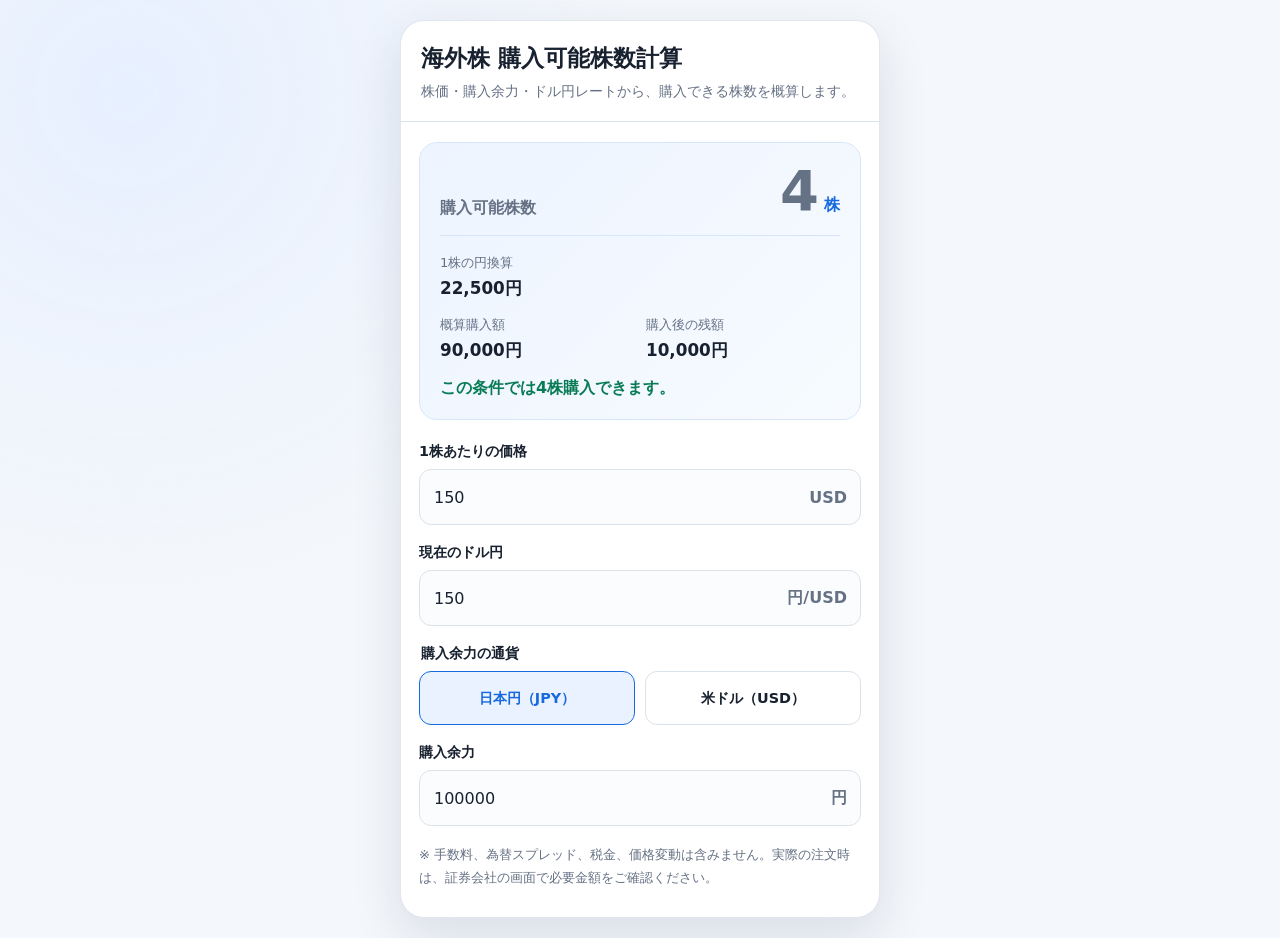
<file: stockcul/overseas-stock-calculator.html>
<!doctype html>
<html lang="ja">
<head>
  <meta charset="utf-8">
  <meta name="viewport" content="width=device-width, initial-scale=1">
  <title>海外株 購入可能株数計算</title>
  <style>
    :root {
      color-scheme: light;
      --ink: #18212f;
      --muted: #657184;
      --line: #dbe2ea;
      --surface: #ffffff;
      --background: #f4f7fb;
      --accent: #1769e0;
      --accent-soft: #eaf2ff;
      --success: #087b55;
      --shadow: 0 18px 50px rgba(28, 45, 73, 0.12);
    }

    * { box-sizing: border-box; }

    html { background: #e9eef5; }

    body {
      margin: 0;
      min-height: 100vh;
      min-height: 100dvh;
      display: flex;
      justify-content: center;
      padding: 0;
      background:
        radial-gradient(circle at 10% 10%, #e7f0ff 0, transparent 35%),
        var(--background);
      color: var(--ink);
      font-family: system-ui, -apple-system, "Segoe UI", "Noto Sans JP", sans-serif;
    }

    main {
      width: min(100%, 480px);
      min-height: 100vh;
      min-height: 100dvh;
      background: var(--surface);
      border-left: 1px solid rgba(219, 226, 234, 0.8);
      border-right: 1px solid rgba(219, 226, 234, 0.8);
      box-shadow: var(--shadow);
      overflow: hidden;
    }

    header {
      padding: calc(22px + env(safe-area-inset-top)) 20px 18px;
      border-bottom: 1px solid var(--line);
    }
    h1 { margin: 0 0 6px; font-size: 1.45rem; }
    header p, .note { margin: 0; color: var(--muted); line-height: 1.7; }
    header p { font-size: .86rem; }
    .content { padding: 20px 18px calc(28px + env(safe-area-inset-bottom)); }
    .form-grid { display: grid; grid-template-columns: 1fr; gap: 18px; }
    .field { display: grid; gap: 8px; }
    .field.full { grid-column: auto; }
    label, legend { font-size: 0.9rem; font-weight: 700; }
    .input-wrap { position: relative; }
    input[type="number"] {
      width: 100%;
      height: 56px;
      padding: 0 62px 0 14px;
      border: 1px solid var(--line);
      border-radius: 12px;
      background: #fbfcfe;
      color: var(--ink);
      font: inherit;
      font-size: 16px;
      outline: none;
      transition: border-color .2s, box-shadow .2s;
    }
    input:focus { border-color: var(--accent); box-shadow: 0 0 0 4px rgba(23,105,224,.12); }
    .unit { position: absolute; right: 14px; top: 50%; transform: translateY(-50%); color: var(--muted); font-weight: 700; }
    fieldset { margin: 0; padding: 0; border: 0; }
    .currency-switch { display: grid; grid-template-columns: 1fr 1fr; gap: 10px; margin-top: 8px; }
    .currency-switch label { position: relative; }
    .currency-switch input { position: absolute; opacity: 0; }
    .currency-switch span {
      display: grid;
      place-items: center;
      min-height: 54px;
      border: 1px solid var(--line);
      border-radius: 12px;
      cursor: pointer;
      transition: .2s;
    }
    .currency-switch input:checked + span { color: var(--accent); border-color: var(--accent); background: var(--accent-soft); }
    .results {
      margin-bottom: 22px;
      padding: 20px;
      border-radius: 18px;
      background: linear-gradient(135deg, #edf4ff, #f7fbff);
      border: 1px solid #d7e5fb;
    }
    .hero-result { display: flex; justify-content: space-between; align-items: flex-end; gap: 16px; padding-bottom: 16px; border-bottom: 1px solid #d7e5fb; }
    .hero-result span { color: var(--muted); font-weight: 700; }
    .hero-result strong { color: var(--accent); font-size: clamp(2.4rem, 12vw, 3.5rem); line-height: 1; }
    .hero-result strong small { font-size: 1rem; margin-left: 5px; }
    .result-grid { display: grid; grid-template-columns: 1fr 1fr; gap: 16px 12px; padding-top: 18px; }
    .result-item:first-child { grid-column: 1 / -1; }
    .result-item span { display: block; color: var(--muted); font-size: .82rem; margin-bottom: 5px; }
    .result-item strong { font-size: 1.05rem; }
    .status { margin: 16px 0 0; color: var(--success); font-weight: 700; }
    .note { margin-top: 18px; font-size: .82rem; }

    @media (min-width: 481px) {
      body { padding: 20px 0; }
      main { min-height: calc(100dvh - 40px); border-radius: 24px; border: 1px solid rgba(219, 226, 234, 0.8); }
    }
  </style>
</head>
<body>
  <main>
    <header>
      <h1>海外株 購入可能株数計算</h1>
      <p>株価・購入余力・ドル円レートから、購入できる株数を概算します。</p>
    </header>

    <div class="content">
      <section class="results" aria-live="polite">
        <div class="hero-result">
          <span>購入可能株数</span>
          <strong><span id="shares">4</span><small>株</small></strong>
        </div>
        <div class="result-grid">
          <div class="result-item"><span>1株の円換算</span><strong id="priceJpy">22,500円</strong></div>
          <div class="result-item"><span>概算購入額</span><strong id="totalCost">90,000円</strong></div>
          <div class="result-item"><span>購入後の残額</span><strong id="remaining">10,000円</strong></div>
        </div>
        <p class="status" id="status">この条件では4株購入できます。</p>
      </section>

      <div class="form-grid">
        <div class="field">
          <label for="stockPrice">1株あたりの価格</label>
          <div class="input-wrap">
            <input id="stockPrice" type="number" min="0" step="0.01" value="150" inputmode="decimal">
            <span class="unit">USD</span>
          </div>
        </div>

        <div class="field">
          <label for="exchangeRate">現在のドル円</label>
          <div class="input-wrap">
            <input id="exchangeRate" type="number" min="0" step="0.01" value="150" inputmode="decimal">
            <span class="unit">円/USD</span>
          </div>
        </div>

        <fieldset class="field full">
          <legend>購入余力の通貨</legend>
          <div class="currency-switch">
            <label><input type="radio" name="currency" value="JPY" checked><span>日本円（JPY）</span></label>
            <label><input type="radio" name="currency" value="USD"><span>米ドル（USD）</span></label>
          </div>
        </fieldset>

        <div class="field full">
          <label for="buyingPower">購入余力</label>
          <div class="input-wrap">
            <input id="buyingPower" type="number" min="0" step="0.01" value="100000" inputmode="decimal">
            <span class="unit" id="powerUnit">円</span>
          </div>
        </div>
      </div>

      <p class="note">※ 手数料、為替スプレッド、税金、価格変動は含みません。実際の注文時は、証券会社の画面で必要金額をご確認ください。</p>
    </div>
  </main>

  <script>
    const stockPrice = document.querySelector('#stockPrice');
    const exchangeRate = document.querySelector('#exchangeRate');
    const buyingPower = document.querySelector('#buyingPower');
    const powerUnit = document.querySelector('#powerUnit');
    const shares = document.querySelector('#shares');
    const priceJpy = document.querySelector('#priceJpy');
    const totalCost = document.querySelector('#totalCost');
    const remaining = document.querySelector('#remaining');
    const status = document.querySelector('#status');

    const yen = new Intl.NumberFormat('ja-JP', { maximumFractionDigits: 0 });
    const usd = new Intl.NumberFormat('en-US', { minimumFractionDigits: 2, maximumFractionDigits: 2 });

    function selectedCurrency() {
      return document.querySelector('input[name="currency"]:checked').value;
    }

    function calculate() {
      const price = Number(stockPrice.value);
      const rate = Number(exchangeRate.value);
      const power = Number(buyingPower.value);
      const currency = selectedCurrency();
      const isValid = price > 0 && rate > 0 && power >= 0;

      powerUnit.textContent = currency === 'JPY' ? '円' : 'USD';

      if (!isValid) {
        shares.textContent = '—';
        priceJpy.textContent = '—';
        totalCost.textContent = '—';
        remaining.textContent = '—';
        status.textContent = '0より大きい株価とドル円レートを入力してください。';
        return;
      }

      const availableUsd = currency === 'JPY' ? power / rate : power;
      const count = Math.floor((availableUsd + Number.EPSILON) / price);
      const costUsd = count * price;
      const remainder = currency === 'JPY' ? power - costUsd * rate : power - costUsd;

      shares.textContent = yen.format(count);
      priceJpy.textContent = `${yen.format(price * rate)}円`;
      totalCost.textContent = currency === 'JPY'
        ? `${yen.format(costUsd * rate)}円`
        : `$${usd.format(costUsd)}`;
      remaining.textContent = currency === 'JPY'
        ? `${yen.format(Math.max(0, remainder))}円`
        : `$${usd.format(Math.max(0, remainder))}`;
      status.textContent = count > 0
        ? `この条件では${yen.format(count)}株購入できます。`
        : 'この条件では1株未満のため購入できません。';
    }

    [stockPrice, exchangeRate, buyingPower].forEach(input => input.addEventListener('input', calculate));
    document.querySelectorAll('input[name="currency"]').forEach(input => {
      input.addEventListener('change', () => {
        buyingPower.value = input.value === 'JPY' ? '100000' : '1000';
        calculate();
      });
    });

    calculate();
  </script>
</body>
</html>
</file>
<file: styles.css>
:root {
  color-scheme: light;
  --bg: #f7f8fb;
  --surface: #ffffff;
  --surface-soft: #eef2f6;
  --ink: #17202a;
  --muted: #627084;
  --line: #d7dde7;
  --line-strong: #b7c1cf;
  --shadow: 0 16px 42px rgba(20, 32, 48, 0.14);
  --focus: #2364aa;
  --danger: #b42318;
  --node-bg: #ffffff;
  --canvas: #fbfcfe;
  --motion-speed: 80ms;
  --motion-ease: ease-out;
  /* ドパ版: 選んだノードが光るまでの時間（動きの演出がオフのときは元版と同じ速さ） */
  --glow-speed: 280ms;
  /* ドパ版: 画面がすっと寄る・回り込むときの時間と動き方（mindmap-dopa.js の CAMERA_GLIDE_MS と同じ長さ） */
  --camera-speed: 620ms;
  --camera-ease: cubic-bezier(0.3, 0.7, 0.2, 1);
  /* ドパ版: 左右の欄が開く・閉じるときの時間（mindmap-dopa.js の PANEL_SLIDE_MS と同じ長さ） */
  --panel-speed: 300ms;
  /* ドパ版の背景（点の模様・真ん中の明るさ・端の暗さ） */
  --backdrop-dot: #d3dae4;
  --backdrop-dot-major: #b3bfcf;
  --backdrop-light: rgba(35, 100, 170, 0.045);
  --backdrop-shade: rgba(20, 32, 48, 0.07);
}

body.dopa-motion-off {
  --glow-speed: var(--motion-speed);
  --panel-speed: var(--motion-speed);
}

:root[data-theme="dark"] {
  color-scheme: dark;
  --bg: #11161d;
  --surface: #171f29;
  --surface-soft: #202a36;
  --ink: #edf2f7;
  --muted: #a7b3c4;
  --line: #2b3948;
  --line-strong: #46586d;
  --shadow: 0 18px 50px rgba(0, 0, 0, 0.32);
  --focus: #7cc0ff;
  --danger: #ff8a80;
  --node-bg: #182331;
  --canvas: #101820;
  --backdrop-dot: #243243;
  --backdrop-dot-major: #3a4d63;
  --backdrop-light: rgba(124, 192, 255, 0.07);
  --backdrop-shade: rgba(0, 0, 0, 0.34);
}

/* ドパ版の配色「藍（あい）」: 深い藍色に、強調の色を落ち着いた金色にした配色。暗い配色の仲間（color-scheme: dark） */
:root[data-theme="indigo"] {
  color-scheme: dark;
  --bg: #0b1020;
  --surface: #141a30;
  --surface-soft: #1d2440;
  --ink: #ece8dc;
  --muted: #a9a7b9;
  --line: #2a3254;
  --line-strong: #444e7a;
  --shadow: 0 18px 50px rgba(2, 4, 14, 0.46);
  --focus: #d9b56a;
  --danger: #ff9a8f;
  --node-bg: #18203a;
  --canvas: #0d1226;
  --backdrop-dot: #222a48;
  --backdrop-dot-major: #3b4573;
  --backdrop-light: rgba(217, 181, 106, 0.065);
  --backdrop-shade: rgba(0, 0, 0, 0.38);
}

* {
  box-sizing: border-box;
}

body {
  margin: 0;
  min-height: 100vh;
  overflow: hidden;
  background: var(--bg);
  color: var(--ink);
  font-family:
    "Segoe UI",
    "Yu Gothic UI",
    "Hiragino Sans",
    sans-serif;
}

button,
input,
textarea,
select {
  font: inherit;
}

button {
  border: 1px solid var(--line);
  border-radius: 8px;
  background: var(--surface);
  color: var(--ink);
  cursor: pointer;
  min-height: 36px;
  transition:
    transform var(--motion-speed) var(--motion-ease),
    border-color var(--motion-speed) var(--motion-ease),
    background var(--motion-speed) var(--motion-ease);
}

button:hover {
  border-color: var(--line-strong);
  transform: translateY(-1px);
}

button:active {
  transform: translateY(0);
}

textarea,
input,
select {
  border: 1px solid var(--line);
  border-radius: 8px;
  background: var(--surface);
  color: var(--ink);
  outline: none;
}

textarea:focus,
input:focus,
select:focus,
.mind-node:focus-within {
  border-color: var(--focus);
  box-shadow: 0 0 0 3px color-mix(in srgb, var(--focus), transparent 78%);
}

.app-shell {
  /* 左右の欄の幅（ドパ版: 開け閉めのときに使うので変数にした） */
  --left-col: clamp(240px, 20vw, 300px);
  --right-col: clamp(260px, 22vw, 320px);
  display: grid;
  /* 左の操作パネル | マップ | 右のインスペクター。狭い画面ではマップに場所を譲る */
  grid-template-columns: var(--left-col) minmax(0, 1fr) var(--right-col);
  height: 100vh;
  /* ドパ版: 左右の欄を開け閉めするとき、すっとすべるように（mindmap-dopa.js の setPanelOpen）。
     閉じていく欄は、幅はそのままで画面の外へ出ていくので、はみ出した分は見せない */
  overflow: hidden;
  transition: grid-template-columns var(--panel-speed) var(--camera-ease);
}

.sidebar {
  display: flex;
  flex-direction: column;
  gap: 12px;
  /* ドパ版: 欄の幅は、列が細くなっていく途中でも変えない（中身が折り返し直さない＝軽くて、見た目も崩れない）。
     列の右の端にそろえて置くので、列が細くなると、左の画面の外へ引き出しのように出ていく */
  width: var(--left-col);
  justify-self: end;
  padding: 14px;
  border-right: 1px solid var(--line);
  background: var(--surface);
  overflow: auto;
  transition: visibility var(--panel-speed);
}

/* ドパ版: 左右の欄の開け閉め（:root の data-left-panel / data-right-panel。閉じた形は、狭い画面の1列表示では使わない） */
@media (min-width: 821px) {
  :root[data-left-panel="closed"] .app-shell {
    grid-template-columns: 0px minmax(0, 1fr) var(--right-col);
  }

  :root[data-right-panel="closed"] .app-shell {
    grid-template-columns: var(--left-col) minmax(0, 1fr) 0px;
  }

  :root[data-left-panel="closed"][data-right-panel="closed"] .app-shell {
    grid-template-columns: 0px minmax(0, 1fr) 0px;
  }

  /* 出ていき終わったら隠す（見えない所のボタンに Tab キーで入らないように） */
  :root[data-left-panel="closed"] .sidebar,
  :root[data-right-panel="closed"] .inspector {
    visibility: hidden;
  }
}

/* 開け閉めのボタン（マップの上の帯の、左の端と右の端） */
.panel-toggle {
  flex: 0 0 auto;
  display: grid;
  place-items: center;
  width: 30px;
  height: 30px;
  padding: 0;
  font-size: 20px;
  line-height: 1;
}

.workspace-status {
  flex: 1 1 auto;
  min-width: 0;
}

/* 欄がすべっている間は、地図の 0.08 秒の動き（transition）を止める（欄に合わせて地図を毎コマ動かすので、遅れて揺れないように） */
.canvas-viewport.is-panel-sliding .canvas-world,
.canvas-viewport.is-panel-sliding .canvas-backdrop-dots {
  transition: none;
}

.brand {
  display: flex;
  align-items: flex-start;
  justify-content: space-between;
  gap: 12px;
  padding-bottom: 8px;
  border-bottom: 1px solid var(--line);
}

.eyebrow {
  margin: 0 0 4px;
  color: var(--muted);
  font-size: 12px;
  text-transform: uppercase;
  letter-spacing: 0;
}

h1,
h2,
p {
  margin: 0;
}

h1 {
  font-size: 20px;
  line-height: 1.2;
}

h2 {
  font-size: 14px;
  line-height: 1.3;
}

.panel {
  display: flex;
  flex-direction: column;
  gap: 10px;
  padding: 12px 0;
  border-bottom: 1px solid var(--line);
}

.panel-heading,
.button-row,
.workspace-bar,
.zoom-controls {
  display: flex;
  align-items: center;
  gap: 8px;
}

.panel-heading,
.workspace-bar {
  justify-content: space-between;
}

.panel[hidden],
.unsaved-banner[hidden] {
  display: none;
}

.button-row > #saveAsMarkdownButton {
  flex: 1.8;
  white-space: nowrap;
}

.file-name {
  color: var(--ink);
  font-size: 13px;
  font-weight: 600;
  line-height: 1.4;
  overflow-wrap: anywhere;
}

.save-state {
  padding: 2px 8px;
  border: 1px solid var(--line);
  border-radius: 999px;
  color: var(--muted);
  font-size: 11px;
  white-space: nowrap;
}

.save-state.is-dirty {
  border-color: color-mix(in srgb, #f59e0b, var(--line) 30%);
  background: color-mix(in srgb, #f59e0b, var(--surface) 82%);
  color: var(--ink);
}

/* ドパ版: 保存できたとき、札に光がさっと横切り、小さな星が2つまたたく（mindmap-dopa.js の playSaveReward）。
   星は ::before / ::after なので、札の文字が書き換わっても消えない */
.save-state {
  position: relative;
}

.save-state.is-celebrating {
  border-color: color-mix(in srgb, var(--focus), transparent 35%);
  color: var(--ink);
  background-image: linear-gradient(
    110deg,
    transparent 30%,
    color-mix(in srgb, var(--focus), transparent 55%) 50%,
    transparent 70%
  );
  background-size: 260% 100%;
  background-repeat: no-repeat;
  animation:
    save-sheen 820ms cubic-bezier(0.3, 0.7, 0.2, 1) both,
    save-pop 760ms linear both;
}

.save-state.is-celebrating::before,
.save-state.is-celebrating::after {
  content: "";
  position: absolute;
  width: 10px;
  height: 10px;
  background: color-mix(in srgb, var(--focus), #ffffff 45%);
  clip-path: polygon(50% 0, 60% 40%, 100% 50%, 60% 60%, 50% 100%, 40% 60%, 0 50%, 40% 40%);
  pointer-events: none;
  animation: save-twinkle 640ms linear both;
  animation-delay: 160ms;
}

.save-state.is-celebrating::before {
  left: -7px;
  top: -7px;
  width: 13px;
  height: 13px;
}

.save-state.is-celebrating::after {
  right: -6px;
  bottom: -7px;
  animation-delay: 280ms;
}

/* 光が横切る */
@keyframes save-sheen {
  0% {
    background-position: 120% 0;
  }
  100% {
    background-position: -40% 0;
  }
}

/* タメ（一瞬ぐっと縮む）→ ツメ（一気にふくらむ）→ ぷるっと揺れて戻る。
   弾ける瞬間（30% ≒ 0.25秒）に、mindmap-dopa.js の playSaveReward の粒が飛び散る */
@keyframes save-pop {
  0% {
    transform: scale(1);
    animation-timing-function: ease-in;
  }
  14% {
    transform: scale(0.9);
    animation-timing-function: cubic-bezier(0.05, 0.85, 0.2, 1);
  }
  30% {
    transform: scale(1.2);
    animation-timing-function: ease-in-out;
  }
  48% {
    transform: scale(0.97);
    animation-timing-function: ease-in-out;
  }
  64% {
    transform: scale(1.04);
    animation-timing-function: ease-in-out;
  }
  100% {
    transform: scale(1);
  }
}

/* 小さな星: タメてから、ぱっと弾けて消える */
@keyframes save-twinkle {
  0% {
    opacity: 0;
    transform: scale(0) rotate(-60deg);
    animation-timing-function: ease-out;
  }
  12% {
    opacity: 1;
    transform: scale(0.5) rotate(-30deg);
    animation-timing-function: ease-in-out;
  }
  22% {
    transform: scale(0.3) rotate(-36deg);
    animation-timing-function: cubic-bezier(0.05, 0.85, 0.2, 1);
  }
  38% {
    transform: scale(1.5) rotate(15deg);
    animation-timing-function: ease-in-out;
  }
  55% {
    opacity: 1;
    transform: scale(1) rotate(30deg);
    animation-timing-function: ease-in;
  }
  100% {
    opacity: 0;
    transform: scale(0) rotate(120deg);
  }
}

/* ドパ版: 配色を切り替えるとき、画面全体がふわっと入れ替わる（View Transitions。mindmap-dopa.js の setTheme） */
::view-transition-old(root),
::view-transition-new(root) {
  animation-duration: 420ms;
  animation-timing-function: ease;
}

/* 未保存のお知らせ（マップの下側に出す） */
.unsaved-banner {
  position: absolute;
  left: 50%;
  bottom: 16px;
  z-index: 12;
  display: flex;
  align-items: center;
  gap: 8px;
  max-width: calc(100% - 32px);
  padding: 8px 8px 8px 14px;
  border: 1px solid color-mix(in srgb, #f59e0b, var(--line) 30%);
  border-radius: 10px;
  background: color-mix(in srgb, var(--surface), #f59e0b 10%);
  box-shadow: var(--shadow);
  color: var(--ink);
  font-size: 13px;
  transform: translateX(-50%);
}

.unsaved-banner span {
  min-width: 0;
  line-height: 1.45;
}

.unsaved-banner button {
  flex: 0 0 auto;
  min-height: 32px;
  padding: 0 12px;
  font-size: 13px;
}

.unsaved-banner .banner-close {
  width: 32px;
  padding: 0;
}

/* 保存していない変更があるときの確認 */
.app-dialog {
  width: min(420px, calc(100vw - 32px));
  padding: 20px;
  border: 1px solid var(--line);
  border-radius: 12px;
  background: var(--surface);
  box-shadow: var(--shadow);
  color: var(--ink);
}

.app-dialog::backdrop {
  background: rgba(0, 0, 0, 0.45);
}

.app-dialog h2 {
  margin-bottom: 8px;
  font-size: 16px;
}

.app-dialog p {
  color: var(--muted);
  font-size: 13px;
  line-height: 1.6;
}

.dialog-actions {
  display: flex;
  flex-wrap: wrap;
  justify-content: flex-end;
  gap: 8px;
  margin-top: 18px;
}

.dialog-actions button {
  padding: 0 14px;
}

.primary-button {
  border-color: var(--focus);
  background: color-mix(in srgb, var(--focus), var(--surface) 78%);
  font-weight: 700;
}

#exportOutput {
  min-height: 132px;
  resize: vertical;
  padding: 10px;
  line-height: 1.45;
  color: var(--muted);
}

.panel-note {
  color: var(--muted);
  font-size: 12px;
  line-height: 1.5;
}

.button-row > button,
.tool-grid > button {
  flex: 1;
}

.tool-grid {
  display: grid;
  grid-template-columns: repeat(3, minmax(0, 1fr));
  gap: 8px;
}

.field {
  display: flex;
  flex-direction: column;
  gap: 6px;
  color: var(--muted);
  font-size: 13px;
}

.field-heading {
  display: flex;
  align-items: center;
  justify-content: space-between;
  gap: 8px;
}

.field-value {
  color: var(--ink);
  font-size: 12px;
  font-variant-numeric: tabular-nums;
}

/* ドパ版: 動きの演出のオン・オフ */
.motion-row {
  display: flex;
  align-items: center;
  justify-content: space-between;
  gap: 8px;
  color: var(--muted);
  font-size: 13px;
}

.motion-toggle {
  min-width: 72px;
  padding: 0 14px;
}

/* ドパ版: 配色の切り替え（暗い／明るい／藍） */
.theme-choices {
  display: flex;
  gap: 4px;
}

.theme-choices button {
  min-width: 52px;
  min-height: 32px;
  padding: 0 10px;
  font-size: 13px;
}

.motion-toggle[aria-pressed="true"],
.theme-choices button[aria-pressed="true"] {
  border-color: color-mix(in srgb, var(--focus), transparent 45%);
  background: color-mix(in srgb, var(--focus), var(--surface) 86%);
  color: var(--focus);
  font-weight: 600;
}

.field input[type="search"] {
  min-height: 36px;
  padding: 0 10px;
}

.field input[type="text"],
.field input[type="password"] {
  min-height: 36px;
  padding: 0 10px;
}

.field select {
  min-height: 36px;
  padding: 0 10px;
}

.selected-node-name {
  color: var(--muted);
  font-size: 13px;
  line-height: 1.4;
  overflow-wrap: anywhere;
}

.layer-list {
  display: grid;
  gap: 8px;
}

.layer-item {
  display: grid;
  grid-template-columns: minmax(0, 1fr) auto;
  align-items: center;
  gap: 8px;
  min-height: 38px;
  padding: 0 10px;
  text-align: left;
}

.layer-item.is-active {
  border-color: var(--focus);
  background: color-mix(in srgb, var(--focus), var(--surface) 84%);
}

.layer-item strong,
.layer-item span {
  overflow: hidden;
  text-overflow: ellipsis;
  white-space: nowrap;
}

.layer-item span {
  color: var(--muted);
  font-size: 12px;
}

.inspector {
  display: flex;
  flex-direction: column;
  gap: 4px;
  /* ドパ版: 欄の幅は変えずに、列の左の端にそろえて置く（列が細くなると、右の画面の外へ出ていく） */
  width: var(--right-col);
  justify-self: start;
  padding: 14px;
  border-left: 1px solid var(--line);
  background: var(--surface);
  overflow: auto;
  transition: visibility var(--panel-speed);
}

.inspector-header {
  padding-bottom: 10px;
  border-bottom: 1px solid var(--line);
}

.inspector-empty {
  padding: 18px 2px;
  color: var(--muted);
  font-size: 13px;
  line-height: 1.6;
}

.inspector-body {
  display: flex;
  flex: 1 1 auto;
  flex-direction: column;
  min-height: 0;
}

.inspector-body[hidden] {
  display: none;
}

.inspector-section {
  display: flex;
  flex-direction: column;
  gap: 10px;
  padding: 12px 0;
  border-bottom: 1px solid var(--line);
}

.inspector-section-grow {
  flex: 1 1 auto;
  min-height: 220px;
}

.inspector-section h3 {
  margin: 0;
  color: var(--muted);
  font-size: 12px;
  font-weight: 700;
  letter-spacing: 0.04em;
}

.inspector-meta {
  color: var(--muted);
  font-size: 12px;
  line-height: 1.5;
  overflow-wrap: anywhere;
}

#nodeDetailInput {
  flex: 1 1 auto;
  min-height: 160px;
  resize: vertical;
  padding: 10px;
  line-height: 1.6;
}


.field input[type="range"] {
  width: 100%;
}

.icon-button {
  width: 36px;
  min-width: 36px;
  padding: 0;
}

.workspace {
  display: grid;
  grid-template-rows: auto minmax(0, 1fr);
  min-width: 0;
  background: var(--canvas);
}

.workspace-bar {
  min-height: 58px;
  padding: 10px 14px;
  border-bottom: 1px solid var(--line);
  background: color-mix(in srgb, var(--surface), transparent 6%);
}

.workspace-bar p {
  color: var(--muted);
  font-size: 13px;
  line-height: 1.45;
}

#selectionLabel {
  display: block;
  margin-top: 2px;
  font-size: 14px;
}

.zoom-controls button {
  min-width: 42px;
  padding: 0 10px;
}

.canvas-viewport {
  position: relative;
  overflow: hidden;
  cursor: grab;
  /* ドパ版の背景: 真ん中がほのかに明るい（方眼の線はやめて、点の模様は .canvas-backdrop-dots） */
  background:
    radial-gradient(ellipse 72% 62% at 50% 42%, var(--backdrop-light), transparent 72%),
    var(--canvas);
}

/* 背景の点の模様。地図を動かしたとき、地図よりゆっくり動くので、奥にあるように見える（mindmap-dopa.js の updateBackdrop）。
   動かすのは transform だけなので軽い。何もしていないときは何も動かない */
.canvas-backdrop {
  position: absolute;
  inset: 0;
  overflow: hidden;
  pointer-events: none;
}

.canvas-backdrop-dots {
  position: absolute;
  left: 0;
  top: 0;
  /* 模様1つ分（112px）大きくして、ずらしても端が空かないようにする */
  width: calc(100% + 112px);
  height: calc(100% + 112px);
  background-image:
    radial-gradient(circle at center, var(--backdrop-dot-major) 1.5px, transparent 2.2px),
    radial-gradient(circle at center, var(--backdrop-dot) 1px, transparent 1.6px);
  background-size:
    112px 112px,
    28px 28px;
  /* 大きい点を小さい点の並びに重ねる */
  background-position:
    -42px -42px,
    0 0;
  will-change: transform;
}

/* 端を少し暗くして、奥行きを出す */
.canvas-backdrop::after {
  content: "";
  position: absolute;
  inset: 0;
  background: radial-gradient(ellipse 85% 80% at 50% 45%, transparent 55%, var(--backdrop-shade) 100%);
}

.canvas-viewport.is-panning {
  cursor: grabbing;
}

.canvas-viewport.is-layer-3d {
  perspective: none;
}

.canvas-viewport.is-layer-3d .canvas-world {
  perspective: var(--view-perspective, 4200px);
  perspective-origin: 1600px 1100px;
}

.layer-3d-controls {
  position: absolute;
  top: 14px;
  left: 14px;
  z-index: 9;
  display: flex;
  align-items: center;
  gap: 8px;
  max-width: calc(100% - 120px);
  padding: 8px;
  border: 1px solid var(--line);
  border-radius: 8px;
  background: color-mix(in srgb, var(--surface), transparent 4%);
  box-shadow: var(--shadow);
}

.layer-3d-controls[hidden] {
  display: none;
}

.layer-3d-controls button {
  min-width: 52px;
  padding: 0 10px;
}

.layer-3d-controls strong {
  min-width: 72px;
  color: var(--ink);
  font-size: 13px;
  text-align: center;
  white-space: nowrap;
}

.restore-map-button {
  position: absolute;
  top: 14px;
  right: 14px;
  z-index: 8;
  min-width: 74px;
  box-shadow: var(--shadow);
}

.restore-map-button[hidden] {
  display: none;
}

/* ドパ版: ミニマップ（mindmap-dopa.js の drawMinimap / updateMinimapFrame / wireMinimap）。
   マップの右下に、全体を縮めた小さな地図。枠が今見ている範囲。大きさは JS の MINIMAP_WIDTH / MINIMAP_HEIGHT と同じにする */
.minimap {
  position: absolute;
  right: 14px;
  bottom: 14px;
  z-index: 10;
  width: 208px;
  height: 136px;
  overflow: hidden;
  border: 1px solid var(--line);
  border-radius: 12px;
  background: color-mix(in srgb, var(--surface), transparent 10%);
  box-shadow: var(--shadow);
  cursor: pointer;
  touch-action: none;
}

.minimap[hidden] {
  display: none;
}

/* 下の真ん中に「保存していない変更」のお知らせが出ている間は、重ならないように上へよける */
.unsaved-banner:not([hidden]) ~ .minimap {
  bottom: 72px;
}

.minimap-canvas {
  display: block;
  width: 100%;
  height: 100%;
}

.minimap-frame {
  position: absolute;
  border: 1.5px solid var(--focus);
  border-radius: 4px;
  background: color-mix(in srgb, var(--focus), transparent 88%);
  box-shadow: 0 0 10px color-mix(in srgb, var(--focus), transparent 55%);
  pointer-events: none;
}

/* 画面がすっと動くとき（glideCamera）は、枠も同じ速さで動く */
.canvas-viewport.is-camera-gliding .minimap-frame {
  transition:
    left var(--camera-speed) var(--camera-ease),
    top var(--camera-speed) var(--camera-ease),
    width var(--camera-speed) var(--camera-ease),
    height var(--camera-speed) var(--camera-ease);
}

/* 押した所に広がる小さな光の輪 */
.minimap-ripple {
  position: absolute;
  width: 28px;
  height: 28px;
  margin: -14px 0 0 -14px;
  border: 2px solid var(--focus);
  border-radius: 50%;
  pointer-events: none;
  animation: minimap-ripple 420ms cubic-bezier(0.2, 0.7, 0.3, 1) forwards;
}

@keyframes minimap-ripple {
  from {
    opacity: 0.9;
    transform: scale(0.2);
  }
  to {
    opacity: 0;
    transform: scale(1.6);
  }
}

body.map-maximized {
  overflow: hidden;
}

body.map-maximized .app-shell {
  display: block;
  height: 100vh;
}

body.map-maximized .sidebar,
body.map-maximized .inspector,
body.map-maximized .workspace-bar {
  display: none;
}

body.map-maximized .workspace {
  position: fixed;
  inset: 0;
  z-index: 20;
  display: grid;
  grid-template-rows: minmax(0, 1fr);
  height: 100vh;
}

body.map-maximized .canvas-viewport {
  width: 100vw;
  height: 100vh;
}

.canvas-world {
  position: absolute;
  left: 0;
  top: 0;
  width: 3200px;
  height: 2200px;
  transform-origin: 0 0;
  transform-style: preserve-3d;
  transition: transform var(--motion-speed) var(--motion-ease);
}

.canvas-view {
  position: absolute;
  inset: 0;
  width: 100%;
  height: 100%;
  transform-origin: 1600px 1100px;
  transform-style: preserve-3d;
  perspective-origin: 50% 50%;
  transition: transform var(--motion-speed) var(--motion-ease);
}

/* ドパ版: 全体表示・拡大縮小のボタン・3D切り替えのとき、画面がすっと寄る・回り込む（mindmap-dopa.js の glideCamera）。
   ドラッグやホイールのときは付けない（下の is-panning などが後に書いてあるので、そちらが勝つ） */
.canvas-viewport.is-camera-gliding .canvas-world,
.canvas-viewport.is-camera-gliding .canvas-view,
.canvas-viewport.is-camera-gliding .canvas-backdrop-dots {
  transition: transform var(--camera-speed) var(--camera-ease);
}

/* 3Dから2Dへ戻る途中も遠近を残す（途中で急に平たく見えないように）。戻り終わると平らなので、外しても見た目は変わらない */
.canvas-viewport.is-leaving-3d .canvas-world {
  perspective: var(--view-perspective, 4200px);
  perspective-origin: 1600px 1100px;
}

.canvas-viewport.is-panning .canvas-world,
.canvas-viewport.is-orbiting .canvas-view,
.canvas-viewport.is-zoom-dragging .canvas-world,
.canvas-viewport.is-maya-panning .canvas-world {
  transition: none;
}

.canvas-viewport.is-orbiting {
  cursor: move;
}

.canvas-viewport.is-zoom-dragging {
  cursor: ew-resize;
}

.canvas-viewport.is-maya-panning {
  cursor: grabbing;
}

.floor-layer,
.edge-layer,
.edge-3d-layer,
.node-layer {
  position: absolute;
  inset: 0;
  width: 100%;
  height: 100%;
  transform-style: preserve-3d;
}

.floor-layer {
  z-index: 0;
}

.edge-layer {
  z-index: 1;
}

.edge-3d-layer {
  z-index: 2;
}

.node-layer {
  z-index: 3;
}

.floor-layer,
.edge-layer,
.edge-3d-layer {
  overflow: visible;
  pointer-events: none;
}

.guide-layer {
  position: absolute;
  inset: 0;
  width: 100%;
  height: 100%;
  pointer-events: none;
  z-index: 2;
}

.alignment-guide {
  position: absolute;
  display: none;
  background: color-mix(in srgb, var(--focus), transparent 18%);
  box-shadow: 0 0 14px color-mix(in srgb, var(--focus), transparent 24%);
}

.alignment-guide.vertical {
  top: 0;
  width: 2px;
  height: 100%;
  transform: translateX(-1px);
}

.alignment-guide.horizontal {
  left: 0;
  width: 100%;
  height: 2px;
  transform: translateY(-1px);
}

.guide-layer.has-x .alignment-guide.vertical,
.guide-layer.has-y .alignment-guide.horizontal {
  display: block;
}

/* ドパ版: 等間隔のガイド（mindmap-dopa.js の getSpacingSnap / updateSpacingGuides）。
   ノードを動かしていて、上下のカードと同じすき間になったとき、そのすき間に縦の線（両端に横棒）と大きさ（px）を出す。
   --guide-scale は地図の倍率の逆数（縮めても小さくなりすぎないように） */
.spacing-guides {
  position: absolute;
  inset: 0;
  pointer-events: none;
  --guide-scale: 1;
  --spacing-guide: #ff5c9a;
}

.spacing-guide {
  position: absolute;
  width: calc(2px * var(--guide-scale));
  margin-left: calc(-1px * var(--guide-scale));
  background: var(--spacing-guide);
  box-shadow: 0 0 calc(8px * var(--guide-scale)) color-mix(in srgb, var(--spacing-guide), transparent 40%);
}

.spacing-guide::before,
.spacing-guide::after {
  content: "";
  position: absolute;
  left: 50%;
  width: calc(16px * var(--guide-scale));
  height: calc(2px * var(--guide-scale));
  margin-left: calc(-8px * var(--guide-scale));
  background: var(--spacing-guide);
}

.spacing-guide::before {
  top: 0;
}

.spacing-guide::after {
  bottom: 0;
}

/* 「子を等間隔にそろえる」のあとに少しの間だけ出す印: ふわっと出て、ふわっと消える（mindmap-dopa.js の flashSpacingGuides） */
.spacing-guides.is-flash .spacing-guide {
  animation: spacing-flash 1500ms ease both;
}

@keyframes spacing-flash {
  0% {
    opacity: 0;
  }
  22% {
    opacity: 1;
  }
  75% {
    opacity: 1;
  }
  100% {
    opacity: 0;
  }
}

.spacing-label {
  position: absolute;
  top: 50%;
  left: calc(8px * var(--guide-scale));
  padding: calc(1px * var(--guide-scale)) calc(6px * var(--guide-scale));
  border-radius: calc(6px * var(--guide-scale));
  background: var(--spacing-guide);
  color: #ffffff;
  font-size: calc(11px * var(--guide-scale));
  font-weight: 700;
  line-height: 1.4;
  white-space: nowrap;
  transform: translateY(-50%);
}

/* ドパ版: 階層の床は、すりガラス風（光の映り込み・縁の明るい線・内側のほのかな光）。
   階層ごとに色を変える（--floor-rgb は mindmap-dopa.js の FLOOR_TINTS から）。
   本物のぼかし（backdrop-filter）は重いので使わず、色の重ね方だけで見せる */
.floor-plate {
  --floor-rgb: 124, 192, 255;
  position: absolute;
  border: 1.5px solid rgba(var(--floor-rgb), 0.4);
  border-radius: 18px;
  background:
    linear-gradient(
      135deg,
      rgba(255, 255, 255, 0.11),
      rgba(255, 255, 255, 0.025) 32%,
      rgba(255, 255, 255, 0) 58%,
      rgba(var(--floor-rgb), 0.07) 100%
    ),
    linear-gradient(rgba(255, 255, 255, 0.03) 1px, transparent 1px),
    linear-gradient(90deg, rgba(255, 255, 255, 0.03) 1px, transparent 1px),
    rgba(var(--floor-rgb), 0.08);
  background-size:
    auto,
    88px 88px,
    88px 88px,
    auto;
  box-shadow:
    inset 0 1.5px 0 rgba(255, 255, 255, 0.12),
    inset 0 0 0 1px rgba(255, 255, 255, 0.04),
    inset 0 0 70px rgba(var(--floor-rgb), 0.1),
    0 26px 64px rgba(0, 0, 0, 0.26);
  transform-style: preserve-3d;
  transition:
    opacity var(--motion-speed) var(--motion-ease),
    border-color var(--motion-speed) var(--motion-ease),
    background var(--motion-speed) var(--motion-ease),
    filter var(--motion-speed) var(--motion-ease);
}

.floor-plate.is-layer-dimmed {
  opacity: 0.24;
  filter: saturate(0.65);
}

.floor-plate.is-layer-focused {
  opacity: 0.62;
  border-color: rgba(var(--floor-rgb), 0.82);
  background:
    linear-gradient(
      135deg,
      rgba(255, 255, 255, 0.14),
      rgba(255, 255, 255, 0.03) 32%,
      rgba(255, 255, 255, 0) 58%,
      rgba(var(--floor-rgb), 0.1) 100%
    ),
    linear-gradient(rgba(255, 255, 255, 0.045) 1px, transparent 1px),
    linear-gradient(90deg, rgba(255, 255, 255, 0.045) 1px, transparent 1px),
    rgba(var(--floor-rgb), 0.17);
  box-shadow:
    inset 0 1.5px 0 rgba(255, 255, 255, 0.16),
    inset 0 0 0 1px rgba(255, 255, 255, 0.05),
    inset 0 0 80px rgba(var(--floor-rgb), 0.16),
    0 0 46px rgba(var(--floor-rgb), 0.16),
    0 26px 64px rgba(0, 0, 0, 0.3);
}

.floor-label {
  position: absolute;
  left: 24px;
  top: 18px;
  color: var(--muted);
  font-size: 34px;
  font-weight: 700;
  line-height: 1;
  opacity: 0.7;
  pointer-events: none;
}

.floor-plate.is-layer-focused .floor-label {
  color: rgb(var(--floor-rgb));
  opacity: 0.95;
}

.mind-node {
  position: absolute;
  display: grid;
  grid-template-columns: minmax(0, 1fr) 88px;
  align-items: center;
  align-content: center;
  gap: 8px;
  width: var(--node-width);
  min-height: 68px;
  padding: 10px 10px 10px 14px;
  border: 1px solid color-mix(in srgb, var(--branch), var(--line) 38%);
  border-left: 6px solid var(--branch);
  border-radius: 8px;
  background: color-mix(in srgb, var(--node-bg), var(--branch) 8%);
  box-shadow: var(--shadow);
  color: var(--ink);
  user-select: none;
  cursor: grab;
  transform: translate(-50%, -50%) translateZ(var(--layer-y, 0px));
  /* 選んだときの光の色（ふつうは枝の色。中心のノードは枝の色が暗いので、強調の色） */
  --glow: var(--branch);
  transition:
    opacity var(--motion-speed) var(--motion-ease),
    background var(--motion-speed) var(--motion-ease),
    border-color var(--motion-speed) var(--motion-ease),
    box-shadow var(--glow-speed) var(--motion-ease),
    outline-color var(--motion-speed) var(--motion-ease),
    filter var(--motion-speed) var(--motion-ease);
}

.canvas-viewport.is-node-dragging,
.canvas-viewport.is-node-dragging .mind-node {
  cursor: grabbing;
}

.canvas-viewport.is-node-dragging .mind-node {
  transition: none;
}

.mind-node.root {
  width: 250px;
  min-height: 84px;
  border-left-width: 0;
  border-color: color-mix(in srgb, var(--branch), var(--line) 20%);
  background: color-mix(in srgb, var(--node-bg), var(--branch) 16%);
}

.mind-node.root {
  --glow: var(--focus);
}

/* ドパ版: 選んだノードは、枝の色でふわっと淡く光る（光り続けはしない。選んだ瞬間に少しずつ明るくなるだけ） */
.mind-node.is-selected {
  box-shadow:
    0 0 0 1.5px color-mix(in srgb, var(--glow), transparent 22%),
    0 0 24px 3px color-mix(in srgb, var(--glow), transparent 52%),
    var(--shadow);
}

:root[data-theme="light"] .mind-node.is-selected {
  box-shadow:
    0 0 0 1.5px color-mix(in srgb, var(--glow), transparent 30%),
    0 0 22px 2px color-mix(in srgb, var(--glow), transparent 68%),
    var(--shadow);
}

.mind-node.is-focus-muted {
  opacity: 0.16;
  filter: saturate(0.55);
}

/* ノードの出入り・移動の動きは mindmap-dopa.js の「ドパ版の動き」（element.animate）で付ける */

/* 消えていく途中のカード・線（ghostLayer / ghostEdgeLayer）。触れないようにする */
.ghost-layer,
.ghost-edge-layer,
.effect-layer,
.is-ghost {
  pointer-events: none;
}

body.layer-3d .mind-node.is-layer-dimmed {
  opacity: 0.24;
  filter: saturate(0.62);
}

body.layer-3d .mind-node.is-layer-focused {
  box-shadow:
    0 0 0 5px color-mix(in srgb, var(--branch), transparent 64%),
    var(--shadow);
}

body.layer-3d .mind-node.is-layer-focused.is-selected {
  box-shadow:
    0 0 0 1.5px color-mix(in srgb, var(--glow), transparent 22%),
    0 0 0 6px color-mix(in srgb, var(--branch), transparent 70%),
    0 0 28px 4px color-mix(in srgb, var(--glow), transparent 52%),
    var(--shadow);
}

.mind-node.is-layer-ghost {
  border-style: dashed;
  background: color-mix(in srgb, var(--node-bg), transparent 22%);
  box-shadow:
    inset 0 0 0 1px color-mix(in srgb, var(--branch), transparent 64%),
    0 12px 34px rgba(0, 0, 0, 0.18);
}

.mind-node.is-layer-ghost .node-title {
  opacity: 0.82;
  font-style: italic;
}

.mind-node.is-layer-ghost::after {
  content: "";
  position: absolute;
  inset: 8px;
  border: 1px dashed color-mix(in srgb, var(--branch), transparent 44%);
  border-radius: 6px;
  pointer-events: none;
}

.mind-node.is-match {
  box-shadow:
    0 0 0 4px color-mix(in srgb, #ffd166, transparent 26%),
    var(--shadow);
}

.node-content {
  display: flex;
  align-items: center;
  gap: 8px;
  min-width: 0;
}

.node-type-badge {
  display: grid;
  flex: 0 0 24px;
  place-items: center;
  width: 24px;
  height: 24px;
  border: 1px solid color-mix(in srgb, var(--branch), var(--line) 32%);
  border-radius: 7px;
  background: color-mix(in srgb, var(--branch), var(--surface) 76%);
  color: var(--ink);
  font-size: 12px;
  font-weight: 800;
  line-height: 1;
}

.mind-node.type-task .node-type-badge {
  background: color-mix(in srgb, #0e9f6e, var(--surface) 62%);
}

.mind-node.type-decision .node-type-badge {
  background: color-mix(in srgb, #7c3aed, var(--surface) 60%);
}

.mind-node.type-risk {
  border-color: color-mix(in srgb, #f59e0b, var(--line) 28%);
}

.mind-node.type-risk .node-type-badge {
  background: color-mix(in srgb, #f59e0b, var(--surface) 54%);
}

.mind-node.type-question .node-type-badge {
  background: color-mix(in srgb, #008a9a, var(--surface) 58%);
}

.node-title {
  flex: 1 1 auto;
  min-width: 0;
  outline: none;
  color: inherit;
  cursor: text;
  font-size: 14px;
  line-height: 1.35;
  overflow-wrap: anywhere;
}

.mind-node.root .node-title {
  font-size: 17px;
  font-weight: 700;
}

/* 詳細・補足: タイトルの下に、カードの幅いっぱいで少し小さく表示する */
.node-detail {
  grid-column: 1 / -1;
  min-width: 0;
  margin-top: -2px;
  padding-top: 6px;
  border-top: 1px solid color-mix(in srgb, var(--branch), transparent 78%);
  outline: none;
  color: color-mix(in srgb, var(--ink), var(--muted) 45%);
  cursor: text;
  font-size: 12px;
  line-height: 1.5;
  white-space: pre-wrap;
  overflow-wrap: anywhere;
}

.mind-node.root .node-detail {
  font-size: 13px;
}

.node-detail:empty:not(.is-editing) {
  display: none;
}

.node-detail.is-editing:empty::before {
  content: "詳細・補足を入力";
  color: var(--muted);
  opacity: 0.7;
}

/* 縦幅を縮めたカード: タイトル行は上に置き、残りの高さに入る行だけ詳細を見せて最後を「…」にする */
.mind-node.has-fixed-height {
  align-content: start;
  grid-template-rows: auto minmax(0, 1fr);
}

.mind-node.has-fixed-height .node-detail {
  align-self: stretch;
  display: -webkit-box;
  overflow: hidden;
  -webkit-box-orient: vertical;
  -webkit-line-clamp: var(--detail-lines, 1);
}

.mind-node.has-fixed-height .node-detail.is-cut-off:not(.is-editing) {
  display: none;
}

/* 詳細が1行も入らないときも、隠れた詳細があると分かるよう「…」を出す */
.mind-node.has-fixed-height:has(.node-detail.is-cut-off:not(.is-editing))::before {
  content: "…";
  position: absolute;
  left: 20px;
  bottom: 1px;
  color: color-mix(in srgb, var(--ink), var(--muted) 45%);
  font-size: 12px;
  line-height: 1;
  pointer-events: none;
}

.mind-node.root.has-fixed-height:has(.node-detail.is-cut-off:not(.is-editing))::before {
  left: 15px;
}

/* 縮めたカードの詳細を書いている間は、一時的に全部見せる */
.mind-node.has-fixed-height:has(.node-detail.is-editing) {
  height: auto !important;
  align-content: center;
  grid-template-rows: none;
}

.mind-node.has-fixed-height .node-detail.is-editing {
  display: block;
  overflow: visible;
  -webkit-line-clamp: none;
}

/* カード下端の取っ手（縦幅の変更） */
.node-resize-handle {
  position: absolute;
  left: 50%;
  bottom: -7px;
  width: 48px;
  height: 14px;
  transform: translateX(-50%);
  cursor: ns-resize;
  touch-action: none;
  opacity: 0;
  transition: opacity var(--motion-speed) var(--motion-ease);
}

.node-resize-handle::before {
  content: "";
  position: absolute;
  left: 10px;
  right: 10px;
  top: 5px;
  height: 4px;
  border-radius: 999px;
  background: color-mix(in srgb, var(--branch), var(--ink) 35%);
}

.mind-node:hover .node-resize-handle,
.mind-node.is-selected .node-resize-handle,
.mind-node.is-resizing .node-resize-handle {
  opacity: 0.9;
}

.mind-node.is-resizing {
  transition: none;
}

.card-height-row {
  display: flex;
  align-items: center;
  justify-content: space-between;
  gap: 8px;
}

.card-height-row button {
  flex: 0 0 auto;
  min-height: 30px;
  padding: 0 10px;
  font-size: 12px;
}

.node-measure-layer {
  position: fixed;
  left: -100000px;
  top: 0;
  visibility: hidden;
  pointer-events: none;
}

.node-measure-layer .mind-node {
  transform: none;
  animation: none;
  transition: none;
}

.node-actions {
  display: grid;
  grid-template-columns: repeat(3, 26px);
  grid-auto-rows: 26px;
  gap: 5px;
  justify-content: end;
  opacity: 0.72;
  transition: opacity var(--motion-speed) var(--motion-ease);
}

.mind-node:hover .node-actions,
.mind-node.is-selected .node-actions,
.mind-node:focus-within .node-actions {
  opacity: 1;
}

.node-action {
  display: grid;
  place-items: center;
  width: 26px;
  min-width: 26px;
  height: 26px;
  min-height: 26px;
  padding: 0;
  border-radius: 7px;
  border-color: color-mix(in srgb, var(--branch), var(--line) 48%);
  background: color-mix(in srgb, var(--branch), var(--surface) 78%);
  color: var(--ink);
  font-weight: 700;
  line-height: 1;
  transition:
    transform var(--motion-speed) var(--motion-ease),
    background var(--motion-speed) var(--motion-ease),
    border-color var(--motion-speed) var(--motion-ease),
    opacity var(--motion-speed) var(--motion-ease);
}

.node-action:hover {
  background: color-mix(in srgb, var(--branch), var(--surface) 64%);
}

.node-add-child:hover {
  transform: scale(1.08) rotate(8deg);
}

.node-delete:hover {
  transform: scale(1.04) rotate(-8deg);
}

.node-toggle:hover {
  transform: scale(1.06) rotate(6deg);
}

.node-delete {
  color: var(--danger);
}

.node-action:disabled {
  cursor: default;
  opacity: 0.32;
  transform: none;
}

.node-toggle.is-empty {
  visibility: hidden;
}

.edge-path {
  fill: none;
  stroke: var(--branch);
  stroke-width: 2.4;
  stroke-linecap: round;
  opacity: 0.72;
  stroke-dasharray: 1;
  stroke-dashoffset: 0;
  transition:
    opacity var(--motion-speed) var(--motion-ease),
    stroke-width var(--motion-speed) var(--motion-ease);
}

.edge-path.is-layer-dimmed {
  opacity: 0.14;
}

.edge-path.is-layer-focused {
  opacity: 0.82;
  stroke-width: 3;
}

.edge-path.is-layer-connector {
  stroke-width: 2;
  stroke-dasharray: 0.065 0.055;
  opacity: 0.58;
  filter: drop-shadow(0 2px 6px rgba(124, 192, 255, 0.28));
}

.edge-path.relation-note {
  stroke-width: 2;
  stroke-dasharray: 0.035 0.035;
}

.edge-path.relation-dependency {
  stroke-dasharray: 0.09 0.035 0.02 0.035;
}

.edge-path.relation-risk {
  stroke: #f59e0b;
  stroke-width: 3;
  stroke-dasharray: 0.055 0.035;
}

.edge-path.is-layer-connector {
  stroke-dasharray: 0.065 0.055;
}

.edge-path.is-layer-connector.is-layer-dimmed {
  opacity: 0.26;
}

.edge-path.is-muted,
.mind-node.is-muted {
  opacity: 0.18;
}

.edge-path.is-focus-muted {
  opacity: 0.12;
}

.edge-path.is-selected {
  stroke-width: 4;
  opacity: 0.95;
  /* ドパ版: 選んだノードにつながる線を、ほんのり光らせる */
  filter: drop-shadow(0 0 3px color-mix(in srgb, var(--branch), transparent 40%));
}

/* ドパ版: ノードを選んだとき、つながる線の上を一度だけ流れる光（mindmap-dopa.js の playSelectionSpark） */
.edge-spark {
  fill: none;
  stroke: color-mix(in srgb, var(--branch), #ffffff 62%);
  stroke-width: 4.4;
  stroke-linecap: round;
  /* 長さ0.16の光の粒が1つだけ見えるように、すき間を長くとる（線の長さを1として数える） */
  stroke-dasharray: 0.16 2;
  filter: drop-shadow(0 0 6px var(--branch)) drop-shadow(0 0 2px #ffffff);
  pointer-events: none;
}

:root[data-theme="light"] .edge-spark {
  stroke: color-mix(in srgb, var(--branch), #ffffff 25%);
}

/* ドパ版: キラッと光る星（mindmap-dopa.js の emitGlint。ノードを足したとき・タイトルを書いているとき・保存したとき）。
   大きさと位置は JS で決める。外側はほのかな光、内側（::before）は細い4つの角を持つ星の形 */
.node-glint {
  position: absolute;
  width: 26px;
  height: 26px;
  margin: -13px 0 0 -13px;
  border-radius: 50%;
  background: radial-gradient(circle, #ffffff 0, color-mix(in srgb, var(--branch), #ffffff 55%) 12%, color-mix(in srgb, var(--branch), transparent 62%) 36%, transparent 68%);
  opacity: 0;
  pointer-events: none;
}

.node-glint::before {
  content: "";
  position: absolute;
  inset: 0;
  background: linear-gradient(#ffffff, color-mix(in srgb, var(--branch), #ffffff 45%));
  clip-path: polygon(50% 0, 56% 44%, 100% 50%, 56% 56%, 50% 100%, 44% 56%, 0 50%, 44% 44%);
}

:root[data-theme="light"] .node-glint::before {
  background: linear-gradient(color-mix(in srgb, var(--branch), #ffffff 30%), var(--branch));
}

/* ドパ版: 光の粒（mindmap-dopa.js の emitParticles）。丸い粒と、星の形（is-star）の2種類 */
.dopa-particle {
  position: absolute;
  border-radius: 50%;
  background: color-mix(in srgb, var(--branch), #ffffff 45%);
  box-shadow: 0 0 6px color-mix(in srgb, var(--branch), transparent 20%);
  opacity: 0;
  pointer-events: none;
}

.dopa-particle.is-star {
  border-radius: 0;
  background: linear-gradient(#ffffff, color-mix(in srgb, var(--branch), #ffffff 40%));
  box-shadow: none;
  clip-path: polygon(50% 0, 58% 42%, 100% 50%, 58% 58%, 50% 100%, 42% 58%, 0 50%, 42% 42%);
}

:root[data-theme="light"] .dopa-particle {
  background: var(--branch);
}

:root[data-theme="light"] .dopa-particle.is-star {
  background: linear-gradient(color-mix(in srgb, var(--branch), #ffffff 20%), var(--branch));
}

/* 白く光る粒（まわりに枝の色の光） */
.dopa-particle.is-white {
  background: #ffffff;
  box-shadow: 0 0 8px 1px var(--branch);
}

.dopa-particle.is-star.is-white {
  background: linear-gradient(#ffffff, color-mix(in srgb, var(--branch), #ffffff 75%));
}

:root[data-theme="light"] .dopa-particle.is-white {
  background: color-mix(in srgb, var(--branch), #ffffff 55%);
}

/* ドパ版: 光の筋（mindmap-dopa.js の emitRays）。縁から外へ、しゅっと伸びて消える。長さは JS で決める */
.dopa-ray {
  position: absolute;
  height: 3px;
  margin-top: -1.5px;
  border-radius: 999px;
  background: linear-gradient(90deg, transparent, color-mix(in srgb, var(--branch), #ffffff 50%) 45%, #ffffff);
  box-shadow: 0 0 6px color-mix(in srgb, var(--branch), transparent 15%);
  transform-origin: 0 50%;
  opacity: 0;
  pointer-events: none;
}

:root[data-theme="light"] .dopa-ray {
  background: linear-gradient(90deg, transparent, var(--branch) 45%, color-mix(in srgb, var(--branch), #ffffff 35%));
}

/* ドパ版: ノードを足したとき、カードの形の光の輪が外へ広がる（mindmap-dopa.js の playBurstRing。is-thin は2つ目の細い輪） */
.dopa-burst-ring {
  position: absolute;
  border: 2.5px solid color-mix(in srgb, var(--branch), #ffffff 35%);
  border-radius: 12px;
  box-shadow:
    0 0 22px color-mix(in srgb, var(--branch), transparent 30%),
    inset 0 0 14px color-mix(in srgb, var(--branch), transparent 50%);
  opacity: 0;
  pointer-events: none;
}

.dopa-burst-ring.is-thin {
  border-width: 1.5px;
  border-radius: 16px;
  box-shadow: 0 0 12px color-mix(in srgb, var(--branch), transparent 45%);
}

/* ドパ版: ノードを足したとき、カードの後ろが一瞬ぱっと光る（mindmap-dopa.js の playBurstFlash。カードより下の置き場に置く） */
.dopa-burst-flash {
  position: absolute;
  border-radius: 50%;
  background: radial-gradient(
    closest-side,
    color-mix(in srgb, var(--branch), #ffffff 45%) 0,
    color-mix(in srgb, var(--branch), transparent 45%) 45%,
    transparent 100%
  );
  opacity: 0;
  pointer-events: none;
}

:root[data-theme="light"] .dopa-burst-flash {
  background: radial-gradient(closest-side, color-mix(in srgb, var(--branch), transparent 35%) 0, color-mix(in srgb, var(--branch), transparent 70%) 50%, transparent 100%);
}

/* ドパ版: 消したカードの破片（mindmap-dopa.js の playShatter）。カードを写して扇の形に切り抜いたもの。触っても反応しない */
.mind-node.dopa-shard {
  pointer-events: none;
  transition: none;
}

/* ドパ版: 画面の上に重ねる演出の置き場（保存したときに札から飛び散る星など） */
.ui-effect-layer {
  position: fixed;
  inset: 0;
  z-index: 70;
  overflow: hidden;
  pointer-events: none;
}

.edge-3d-line {
  position: absolute;
  left: 0;
  top: 0;
  display: block;
  height: 3px;
  border-radius: 999px;
  background: var(--branch);
  box-shadow: 0 0 12px color-mix(in srgb, var(--branch), transparent 54%);
  opacity: 0.62;
  transform-origin: 0 50%;
  transform-style: preserve-3d;
  transition:
    opacity var(--motion-speed) var(--motion-ease),
    height var(--motion-speed) var(--motion-ease),
    filter var(--motion-speed) var(--motion-ease);
}

.edge-3d-line.is-layer-connector {
  background: repeating-linear-gradient(
    90deg,
    var(--branch) 0 14px,
    transparent 14px 22px
  );
}

.edge-3d-line.relation-risk {
  height: 4px;
  background: repeating-linear-gradient(90deg, #f59e0b 0 12px, transparent 12px 20px);
  box-shadow: 0 0 14px rgba(245, 158, 11, 0.42);
}

.edge-3d-line.relation-dependency {
  background: repeating-linear-gradient(90deg, var(--branch) 0 18px, transparent 18px 25px, var(--branch) 25px 29px, transparent 29px 36px);
}

.edge-3d-line.relation-note {
  height: 2px;
  background: repeating-linear-gradient(90deg, var(--branch) 0 8px, transparent 8px 16px);
}

.edge-3d-line.is-layer-dimmed,
.edge-3d-line.is-focus-muted,
.edge-3d-line.is-muted {
  opacity: 0.18;
  filter: saturate(0.65);
}

.edge-3d-line.is-layer-focused {
  opacity: 0.82;
}

.edge-3d-line.is-selected {
  height: 5px;
  opacity: 0.96;
  filter: drop-shadow(0 0 10px color-mix(in srgb, var(--branch), transparent 32%));
}

.context-menu {
  position: fixed;
  z-index: 60;
  min-width: 220px;
  padding: 8px;
  border: 1px solid var(--line);
  border-radius: 8px;
  background: color-mix(in srgb, var(--surface), transparent 3%);
  box-shadow: var(--shadow);
}

.context-menu[hidden] {
  display: none;
}

.context-menu-section {
  display: grid;
  gap: 4px;
  padding: 4px 0;
}

.context-menu-section + .context-menu-section {
  border-top: 1px solid var(--line);
}

.context-menu button {
  display: flex;
  justify-content: space-between;
  width: 100%;
  min-height: 32px;
  padding: 0 9px;
  border-color: transparent;
  background: transparent;
  text-align: left;
}

.context-menu button:hover {
  background: var(--surface-soft);
  transform: none;
}

.context-menu button.is-danger {
  color: var(--danger);
}

@media (max-width: 820px) {
  body {
    overflow: auto;
  }

  .app-shell {
    grid-template-columns: 1fr;
    grid-template-rows: auto 72vh auto;
    min-height: 100vh;
    height: auto;
    overflow: visible;
  }

  .sidebar {
    max-height: none;
    border-right: 0;
    border-bottom: 1px solid var(--line);
  }

  .inspector {
    border-left: 0;
    border-top: 1px solid var(--line);
  }

  /* ドパ版: 1列の表示では、左右の欄の開け閉めは使わない */
  .sidebar,
  .inspector {
    width: auto;
    justify-self: stretch;
  }

  .panel-toggle {
    display: none;
  }

  .tool-grid {
    grid-template-columns: repeat(2, minmax(0, 1fr));
  }
}
</file>
<file: atlas/styles.css>
:root {
  color-scheme: light;
  --ink: #1e232b;
  --muted: #68717d;
  --line: #d8dee6;
  --panel: #ffffff;
  --surface: #f4f6f8;
  --canvas: #273949;
  --canvas-grid: rgba(255, 255, 255, 0.18);
  --teal: #24757a;
  --teal-dark: #15565a;
  --amber: #d4873d;
  --danger: #c4475b;
  --selected: #f0b44d;
  --shadow: 0 12px 34px rgba(26, 33, 43, 0.12);
}

* {
  box-sizing: border-box;
}

html,
body {
  width: 100%;
  height: 100%;
  margin: 0;
}

body {
  font-family:
    "Yu Gothic UI",
    "Hiragino Kaku Gothic ProN",
    Meiryo,
    system-ui,
    sans-serif;
  color: var(--ink);
  background: var(--surface);
}

button,
select,
input {
  font: inherit;
}

button,
select,
input[type="number"] {
  min-height: 36px;
  border: 1px solid var(--line);
  border-radius: 6px;
  background: #fff;
  color: var(--ink);
}

button {
  padding: 0 12px;
  cursor: pointer;
  font-weight: 700;
}

button:hover {
  border-color: var(--teal);
}

button:disabled {
  color: #9aa3ad;
  border-color: #e0e5eb;
  background: #f7f8fa;
  cursor: not-allowed;
}

button.primary {
  background: var(--teal);
  border-color: var(--teal);
  color: #fff;
}

button.primary:hover {
  background: var(--teal-dark);
}

button.danger {
  color: var(--danger);
}

select,
input[type="number"] {
  padding: 0 10px;
}

.app {
  display: grid;
  grid-template-rows: auto minmax(0, 1fr) auto;
  height: 100vh;
  min-height: 100vh;
}

.topbar {
  display: flex;
  gap: 18px;
  align-items: center;
  justify-content: space-between;
  padding: 14px 18px;
  border-bottom: 1px solid var(--line);
  background: #fff;
}

.brand {
  display: grid;
  gap: 2px;
  min-width: 220px;
}

.brand strong {
  font-size: 18px;
}

.brand span {
  color: var(--muted);
  font-size: 12px;
}

.topControls {
  display: flex;
  flex-wrap: wrap;
  gap: 8px;
  align-items: center;
  justify-content: flex-end;
}

.field {
  display: grid;
  gap: 6px;
}

.field span,
.readoutLabel {
  color: var(--muted);
  font-size: 12px;
  font-weight: 700;
}

.field.compact {
  grid-template-columns: auto auto;
  align-items: center;
}

.workspace {
  display: grid;
  grid-template-columns: minmax(0, 1fr) 360px;
  gap: 16px;
  min-height: 0;
  overflow: hidden;
  padding: 16px;
}

.stagePanel,
.assetPanel,
.inspectorPanel,
.validationPanel {
  border: 1px solid var(--line);
  border-radius: 8px;
  background: var(--panel);
  box-shadow: var(--shadow);
}

.stagePanel {
  display: grid;
  grid-template-rows: auto minmax(0, 1fr);
  min-width: 0;
  min-height: 0;
}

.stageToolbar {
  display: flex;
  gap: 12px;
  align-items: center;
  justify-content: space-between;
  padding: 12px 14px;
  border-bottom: 1px solid var(--line);
}

.stageToolbar div:first-child {
  display: grid;
  gap: 2px;
}

.stageToolbar span {
  color: var(--muted);
  font-size: 12px;
}

.stageStats {
  padding: 6px 10px;
  border: 1px solid var(--line);
  border-radius: 999px;
  color: var(--muted);
  font-size: 12px;
  font-weight: 700;
  white-space: nowrap;
}

.stageActions {
  display: flex;
  flex-wrap: wrap;
  gap: 8px;
  align-items: center;
  justify-content: flex-end;
}

.stageActions button {
  min-height: 30px;
  padding: 0 9px;
  font-size: 12px;
}

.stageViewport {
  min-height: 0;
  overflow: auto;
  padding: 18px;
  background:
    linear-gradient(45deg, rgba(30, 35, 43, 0.05) 25%, transparent 25%),
    linear-gradient(-45deg, rgba(30, 35, 43, 0.05) 25%, transparent 25%),
    linear-gradient(45deg, transparent 75%, rgba(30, 35, 43, 0.05) 75%),
    linear-gradient(-45deg, transparent 75%, rgba(30, 35, 43, 0.05) 75%);
  background-position:
    0 0,
    0 10px,
    10px -10px,
    -10px 0;
  background-size: 20px 20px;
}

.canvasWrap {
  width: 1024px;
  height: 1024px;
  outline: 1px solid #1c2b38;
  background: #eef3f6;
}

.canvasWrap.dragActive {
  outline: 3px solid var(--amber);
}

#atlasCanvas {
  display: block;
  width: 100%;
  height: 100%;
  background: #eef3f6;
  cursor: grab;
  image-rendering: auto;
  touch-action: none;
}

.canvasWrap.dragging #atlasCanvas,
.canvasWrap.panning #atlasCanvas {
  cursor: grabbing;
}

.sidePanel {
  display: grid;
  grid-template-rows: minmax(230px, 0.9fr) minmax(250px, 0.8fr) minmax(180px, 0.55fr);
  gap: 16px;
  min-width: 0;
  min-height: 0;
  overflow: hidden;
}

.assetPanel,
.inspectorPanel,
.validationPanel {
  min-width: 0;
}

.assetPanel {
  display: grid;
  grid-template-rows: auto auto minmax(0, 1fr);
  min-height: 0;
}

.panelHeader {
  display: flex;
  gap: 12px;
  align-items: center;
  justify-content: space-between;
  padding: 14px;
  border-bottom: 1px solid var(--line);
}

.panelHeader.simple {
  border-bottom: 0;
  padding-bottom: 8px;
}

.panelHeader h1,
.panelHeader h2 {
  margin: 0;
  font-size: 16px;
}

.panelHeader p {
  margin: 3px 0 0;
  color: var(--muted);
  font-size: 12px;
  line-height: 1.5;
}

.dropZone {
  margin: 12px 14px;
  padding: 14px;
  border: 1px dashed #aeb7c2;
  border-radius: 8px;
  color: var(--muted);
  text-align: center;
  font-size: 13px;
  font-weight: 700;
  background: #f9fafb;
}

.dropZone.dragActive {
  border-color: var(--amber);
  color: #925419;
  background: #fff6e8;
}

.assetList {
  display: grid;
  align-content: start;
  gap: 10px;
  min-height: 0;
  overflow: auto;
  padding: 0 14px 14px;
}

.assetItem {
  display: grid;
  grid-template-columns: 74px minmax(0, 1fr);
  gap: 10px;
  align-items: center;
  min-width: 0;
  padding: 8px;
  border: 1px solid var(--line);
  border-radius: 8px;
  background: #fff;
  cursor: grab;
}

.assetItem:active {
  cursor: grabbing;
}

.assetItem.selected {
  border-color: var(--selected);
  box-shadow: 0 0 0 2px rgba(240, 180, 77, 0.24);
}

.assetItem img {
  width: 74px;
  height: 74px;
  border-radius: 6px;
  object-fit: contain;
  background:
    linear-gradient(45deg, #e9edf2 25%, transparent 25%),
    linear-gradient(-45deg, #e9edf2 25%, transparent 25%),
    linear-gradient(45deg, transparent 75%, #e9edf2 75%),
    linear-gradient(-45deg, transparent 75%, #e9edf2 75%);
  background-position:
    0 0,
    0 8px,
    8px -8px,
    -8px 0;
  background-size: 16px 16px;
}

.assetMeta {
  display: grid;
  gap: 4px;
  min-width: 0;
}

.assetMeta strong {
  overflow: hidden;
  font-size: 13px;
  text-overflow: ellipsis;
  white-space: nowrap;
}

.assetMeta span {
  color: var(--muted);
  font-size: 12px;
}

.badges {
  display: flex;
  flex-wrap: wrap;
  gap: 5px;
}

.badge {
  display: inline-flex;
  align-items: center;
  min-height: 22px;
  padding: 0 7px;
  border: 1px solid var(--line);
  border-radius: 999px;
  color: var(--muted);
  font-size: 11px;
  font-weight: 700;
}

.badge.ok {
  border-color: rgba(36, 117, 122, 0.28);
  color: var(--teal);
}

.badge.warn {
  border-color: rgba(196, 71, 91, 0.28);
  color: var(--danger);
}

.inspectorPanel,
.validationPanel {
  display: grid;
  grid-template-rows: auto auto;
  min-height: 0;
  overflow: auto;
}

.inspector {
  display: grid;
  gap: 12px;
  padding: 0 14px 14px;
}

.emptyState {
  padding: 18px 0;
  color: var(--muted);
  font-size: 13px;
  line-height: 1.7;
}

.inspectorTitle {
  display: grid;
  gap: 4px;
}

.inspectorTitle strong {
  overflow-wrap: anywhere;
}

.inspectorTitle span {
  color: var(--muted);
  font-size: 12px;
}

.inspectorGrid {
  display: grid;
  gap: 10px;
}

.controlRow {
  display: grid;
  grid-template-columns: 92px minmax(0, 1fr);
  gap: 10px;
  align-items: center;
}

.controlRow label,
.controlRow .readoutLabel {
  color: var(--muted);
  font-size: 12px;
  font-weight: 700;
}

.controlRow .readout {
  min-width: 0;
  font-size: 13px;
  overflow-wrap: anywhere;
}

.pair {
  display: grid;
  grid-template-columns: 1fr 1fr;
  gap: 8px;
}

.actionRow {
  display: flex;
  flex-wrap: wrap;
  gap: 8px;
}

.validationList {
  display: grid;
  gap: 8px;
  padding: 0 14px 14px;
}

.validationItem {
  display: grid;
  gap: 3px;
  padding: 8px 10px;
  border: 1px solid var(--line);
  border-radius: 8px;
  font-size: 12px;
  background: #fff;
}

.validationItem strong {
  font-size: 12px;
}

.validationItem span {
  color: var(--muted);
  line-height: 1.45;
}

.validationItem.warn {
  border-color: rgba(212, 135, 61, 0.45);
  background: #fff8ee;
}

.validationItem.error {
  border-color: rgba(196, 71, 91, 0.45);
  background: #fff3f5;
}

.validationItem.ok {
  border-color: rgba(36, 117, 122, 0.28);
  background: #f4fbfb;
}

.statusBar {
  min-height: 34px;
  padding: 8px 16px;
  border-top: 1px solid var(--line);
  color: var(--muted);
  background: #fff;
  font-size: 12px;
}

@media (max-width: 980px) {
  .app {
    height: auto;
  }

  .topbar {
    align-items: flex-start;
  }

  .workspace {
    grid-template-columns: 1fr;
    overflow: visible;
  }

  .sidePanel {
    grid-template-columns: 1fr;
    grid-template-rows: auto auto auto;
    overflow: visible;
  }

  .stagePanel {
    min-height: 460px;
  }
}

@media (max-width: 620px) {
  .topbar,
  .stageToolbar,
  .panelHeader {
    align-items: stretch;
    flex-direction: column;
  }

  .topControls {
    justify-content: stretch;
  }

  .topControls > * {
    flex: 1 1 140px;
  }

  .workspace {
    padding: 10px;
  }

  .field.compact {
    grid-template-columns: 1fr;
  }
}
</file>
<file: brain/styles.css>
:root {
  --bg: #0d1112;
  --bg-soft: #111718;
  --surface: rgba(23, 30, 31, 0.74);
  --surface-solid: #172021;
  --surface-raised: rgba(31, 40, 40, 0.72);
  --line: rgba(214, 226, 220, 0.14);
  --line-strong: rgba(214, 226, 220, 0.24);
  --glass-highlight: rgba(255, 255, 255, 0.08);
  --text: #edf3ef;
  --muted: #9aa9a3;
  --muted-2: #74827d;
  --accent: #7db7a7;
  --accent-strong: #9fd0bf;
  --brass: #b9a46d;
  --rose: #b66e73;
  --bluegreen: #6f9da4;
  --shadow: 0 22px 70px rgba(0, 0, 0, 0.36);
  color-scheme: dark;
}

* {
  box-sizing: border-box;
}

html {
  min-height: 100%;
  background: var(--bg);
}

body {
  min-height: 100vh;
  margin: 0;
  overflow-x: hidden;
  color: var(--text);
  font-family:
    Inter, ui-sans-serif, system-ui, -apple-system, BlinkMacSystemFont, "Segoe UI",
    sans-serif;
  letter-spacing: 0;
}

button,
input {
  font: inherit;
}

button {
  cursor: pointer;
}

.scene {
  position: relative;
  min-height: 100vh;
  padding: 24px;
  background:
    linear-gradient(115deg, rgba(125, 183, 167, 0.11) 0 18%, transparent 18.2%),
    linear-gradient(25deg, transparent 0 58%, rgba(185, 164, 109, 0.12) 58.2% 64%, transparent 64.2%),
    linear-gradient(180deg, #111718 0%, #0d1112 100%);
}

.scene::before {
  content: "";
  position: fixed;
  inset: 0;
  pointer-events: none;
  opacity: 0.2;
  background:
    repeating-linear-gradient(
      135deg,
      rgba(255, 255, 255, 0.045) 0 1px,
      transparent 1px 20px
    );
}

.topbar,
.workspace {
  position: relative;
  z-index: 1;
}

.topbar {
  display: flex;
  justify-content: space-between;
  align-items: center;
  gap: 16px;
  max-width: 1360px;
  margin: 0 auto 22px;
}

.top-actions {
  display: flex;
  align-items: center;
  gap: 8px;
}

.file-state {
  display: grid;
  gap: 3px;
  min-width: 132px;
  justify-items: end;
}

.save-status {
  color: var(--muted-2);
  font-size: 0.78rem;
  text-align: right;
}

.file-name {
  max-width: 220px;
  overflow: hidden;
  color: var(--muted);
  font-size: 0.74rem;
  text-overflow: ellipsis;
  white-space: nowrap;
}

.brand-lockup {
  display: flex;
  align-items: baseline;
  gap: 12px;
  color: var(--muted);
}

.brand-lockup strong {
  color: var(--text);
  font-size: 0.88rem;
  letter-spacing: 0.08em;
}

.brand-lockup span,
.panel-kicker {
  color: var(--muted-2);
  font-size: 0.72rem;
  font-weight: 800;
  letter-spacing: 0.08em;
}

.quiet-button,
.text-button,
.send-button,
.voice-button,
.icon-close {
  border: 0;
  border-radius: 8px;
}

button {
  cursor: pointer;
}

button:disabled {
  cursor: wait;
  opacity: 0.58;
}

.quiet-button {
  min-height: 40px;
  padding: 0 14px;
  color: var(--text);
  background: rgba(255, 255, 255, 0.06);
  border: 1px solid var(--line);
}

.workspace {
  --left-col: 1fr;
  --middle-col: 0.86fr;
  --right-col: 0.98fr;
  --inspector-col: 0px;
  max-width: 1360px;
  min-height: calc(100vh - 94px);
  margin: 0 auto;
  display: grid;
  grid-template-columns:
    minmax(260px, var(--left-col))
    8px
    minmax(240px, var(--middle-col))
    8px
    minmax(260px, var(--right-col))
    var(--inspector-col);
  grid-template-areas:
    "capture resize-left middle resize-right queue inspector";
  column-gap: 12px;
  row-gap: 16px;
}

.workspace.has-inspector {
  --inspector-col: minmax(300px, 0.72fr);
  max-width: 1720px;
}

.capture-panel,
.middle-stack,
.load-panel,
.queue-panel,
.insight-panel,
.inspector-panel,
.focus-item,
.queue-item,
.loop-alert,
.capture {
  border: 1px solid var(--line);
  background:
    linear-gradient(145deg, rgba(255, 255, 255, 0.07), rgba(255, 255, 255, 0.015) 34%, rgba(0, 0, 0, 0.1)),
    var(--surface);
  backdrop-filter: blur(24px) saturate(135%);
  -webkit-backdrop-filter: blur(24px) saturate(135%);
  box-shadow:
    inset 0 1px 0 var(--glass-highlight),
    inset 0 -1px 0 rgba(255, 255, 255, 0.035),
    var(--shadow);
}

.capture-panel,
.load-panel,
.queue-panel,
.insight-panel,
.inspector-panel {
  border-radius: 8px;
}

.capture-panel {
  grid-area: capture;
  display: flex;
  flex-direction: column;
  gap: 18px;
  padding: 28px;
}

.load-panel {
  display: grid;
  gap: 16px;
  align-content: start;
  padding: 20px;
}

.middle-stack {
  grid-area: middle;
  display: grid;
  gap: 16px;
  align-content: start;
  background: transparent;
  border: 0;
  box-shadow: none;
  backdrop-filter: none;
  -webkit-backdrop-filter: none;
}

.queue-panel {
  grid-area: queue;
  min-height: 0;
  display: flex;
  flex-direction: column;
  padding: 20px;
}

.inspector-panel {
  grid-area: inspector;
  display: none;
  min-width: 0;
  padding: 20px;
}

.workspace.has-inspector .inspector-panel {
  display: block;
}

.insight-panel {
  display: grid;
  gap: 16px;
  align-content: start;
  padding: 20px;
}

.column-resizer {
  position: relative;
  z-index: 2;
  min-width: 8px;
  border: 1px solid transparent;
  border-radius: 8px;
  cursor: col-resize;
  background: rgba(255, 255, 255, 0.035);
}

.column-resizer::before {
  content: "";
  position: absolute;
  inset: 12px 3px;
  border-radius: 999px;
  background: rgba(237, 243, 239, 0.16);
}

.column-resizer:hover,
.column-resizer:focus-visible,
.workspace.is-resizing .column-resizer {
  border-color: var(--line-strong);
  background: rgba(159, 208, 191, 0.1);
  outline: 0;
}

.column-resizer-left {
  grid-area: resize-left;
}

.column-resizer-right {
  grid-area: resize-right;
}

h1,
h2,
h3,
p {
  margin: 0;
}

h1 {
  max-width: 560px;
  margin-top: 4px;
  color: var(--text);
  font-size: 1rem;
  line-height: 1.5;
  font-weight: 800;
}

.concept-copy {
  max-width: 560px;
  color: var(--muted);
  font-size: 1rem;
  line-height: 1.75;
}

.capture {
  display: grid;
  grid-template-columns: 46px 1fr 68px;
  align-items: center;
  gap: 10px;
  padding: 10px;
  border-radius: 8px;
  background: rgba(255, 255, 255, 0.055);
}

.voice-button {
  width: 46px;
  height: 46px;
  display: grid;
  place-items: center;
  color: #06100d;
  background: var(--accent-strong);
}

.voice-button.is-recording {
  background: var(--brass);
}

.voice-dump {
  display: grid;
  gap: 10px;
  padding: 14px;
  border: 1px solid var(--line);
  border-radius: 8px;
  background: rgba(255, 255, 255, 0.045);
}

.voice-dump-header,
.voice-actions {
  display: flex;
  align-items: center;
  justify-content: space-between;
  gap: 8px;
}

.voice-dump-header strong {
  color: var(--muted);
  font-size: 0.78rem;
}

.voice-dump textarea {
  width: 100%;
  min-height: 112px;
  border: 1px solid var(--line);
  border-radius: 8px;
  color: var(--text);
  background: rgba(255, 255, 255, 0.055);
  padding: 12px;
  outline: 0;
  resize: vertical;
}

.voice-dump textarea:focus {
  border-color: var(--accent-strong);
}

.voice-actions {
  flex-wrap: wrap;
}

.voice-actions .send-button,
.voice-actions .quiet-button {
  min-height: 36px;
  padding: 0 12px;
  font-size: 0.82rem;
}

.voice-preview {
  display: flex;
  flex-wrap: wrap;
  gap: 6px;
  min-height: 26px;
}

.voice-preview span {
  display: inline-flex;
  align-items: center;
  min-height: 26px;
  border: 1px solid var(--line);
  border-radius: 999px;
  color: var(--muted);
  background: rgba(255, 255, 255, 0.035);
  padding: 0 9px;
  font-size: 0.74rem;
}

.voice-bars {
  display: flex;
  align-items: center;
  gap: 3px;
  height: 22px;
}

.voice-bars i {
  width: 4px;
  border-radius: 4px;
  background: currentColor;
}

.voice-bars i:nth-child(1) {
  height: 12px;
}

.voice-bars i:nth-child(2) {
  height: 21px;
}

.voice-bars i:nth-child(3) {
  height: 16px;
}

.capture input {
  width: 100%;
  min-width: 0;
  border: 0;
  outline: 0;
  color: var(--text);
  background: transparent;
  font-size: 1rem;
}

.capture input::placeholder {
  color: var(--muted-2);
}

.send-button {
  min-height: 44px;
  color: #07100e;
  background: var(--accent-strong);
  font-weight: 760;
}

.today-strip {
  display: grid;
  min-height: 0;
  gap: 12px;
}

.section-title {
  display: flex;
  justify-content: space-between;
  align-items: center;
  gap: 12px;
}

.section-actions {
  display: flex;
  align-items: center;
  gap: 7px;
}

.section-title span {
  color: var(--muted);
  font-size: 0.8rem;
  font-weight: 800;
}

.section-title strong {
  width: 34px;
  height: 34px;
  display: grid;
  place-items: center;
  border-radius: 8px;
  color: #07100e;
  background: var(--brass);
}

.focus-list,
.queue-list {
  display: grid;
  gap: 10px;
}

.focus-list {
  max-height: 260px;
  overflow: auto;
  padding-right: 3px;
}

.focus-item {
  position: relative;
  width: 100%;
  min-height: 82px;
  overflow: hidden;
  padding: 14px;
  border: 1px solid var(--line);
  border-radius: 8px;
  color: var(--text);
  background: var(--surface-raised);
  text-align: left;
}

.focus-item::before {
  content: "";
  position: absolute;
  inset: 0 auto 0 0;
  width: 4px;
  background: var(--bluegreen);
}

.focus-item.is-hot::before {
  background: var(--rose);
}

.focus-item:hover,
.focus-item:focus-visible {
  border-color: rgba(159, 208, 191, 0.42);
  outline: 0;
  transform: translateY(-1px);
}

.focus-item p {
  font-size: 0.98rem;
  line-height: 1.45;
  font-weight: 760;
}

.focus-item span {
  display: inline-flex;
  margin-top: 12px;
  padding: 5px 9px;
  border-radius: 999px;
  color: #07100e;
  background: rgba(237, 243, 239, 0.9);
  font-size: 0.72rem;
  font-weight: 800;
}

.load-meter {
  display: flex;
  align-items: flex-start;
  gap: 16px;
}

.effort-load {
  display: flex;
  align-items: flex-start;
  gap: 14px;
  padding: 13px 14px;
  border: 1px solid var(--line);
  border-radius: 8px;
  background:
    linear-gradient(145deg, rgba(255, 255, 255, 0.055), rgba(255, 255, 255, 0.018)),
    rgba(255, 255, 255, 0.035);
}

.meter-ring {
  --angle: calc(var(--load) * 3.6deg);
  width: 106px;
  height: 106px;
  display: grid;
  place-items: center;
  position: relative;
  flex: 0 0 auto;
  border-radius: 50%;
  background:
    conic-gradient(var(--accent-strong) 0 var(--angle), rgba(255, 255, 255, 0.1) var(--angle) 360deg);
  box-shadow:
    inset 0 0 22px rgba(255, 255, 255, 0.07),
    0 14px 34px rgba(0, 0, 0, 0.28);
}

.meter-ring::after {
  content: "";
  position: absolute;
  inset: 11px;
  border-radius: 50%;
  background: var(--surface-solid);
  border: 1px solid var(--line);
}

.effort-ring {
  width: 74px;
  height: 74px;
  display: grid;
  place-items: center;
  position: relative;
  flex: 0 0 auto;
  border-radius: 50%;
  background: conic-gradient(#d77a82 0 50%, #d6bd68 50% 78%, #80ccd4 78% 100%);
  box-shadow:
    inset 0 0 18px rgba(255, 255, 255, 0.07),
    0 12px 28px rgba(0, 0, 0, 0.24);
}

.effort-ring::after {
  content: "";
  position: absolute;
  inset: 9px;
  border: 1px solid var(--line);
  border-radius: 50%;
  background: var(--surface-solid);
}

.meter-ring span,
.meter-ring small,
.effort-ring span,
.effort-ring small {
  position: relative;
  z-index: 1;
  font-weight: 860;
}

.meter-ring span {
  font-size: 2.2rem;
}

.meter-ring small {
  align-self: end;
  margin: 0 0 30px -14px;
  color: var(--brass);
}

.effort-ring span {
  font-size: 1.6rem;
}

.effort-ring small {
  align-self: end;
  margin: 0 0 20px -8px;
  color: var(--rose);
  font-size: 0.72rem;
}

.metric-title {
  color: var(--text);
  font-size: 1rem;
  font-weight: 800;
}

.metric-note {
  margin-top: 7px;
  color: var(--muted);
  font-size: 0.86rem;
  line-height: 1.5;
}

.category-legend,
.effort-legend {
  display: flex;
  flex-wrap: wrap;
  gap: 7px;
  margin-top: 10px;
}

.category-legend span,
.effort-legend span {
  display: inline-flex;
  align-items: center;
  gap: 6px;
  min-height: 26px;
  padding: 0 9px;
  border: 1px solid var(--line);
  border-radius: 999px;
  color: var(--muted);
  background: rgba(255, 255, 255, 0.045);
  font-size: 0.74rem;
  font-weight: 780;
}

.category-legend i,
.effort-legend i {
  width: 8px;
  height: 8px;
  border-radius: 50%;
  box-shadow: 0 0 10px currentColor;
}

.load-advice {
  display: grid;
  gap: 7px;
  width: 100%;
  margin: 0;
  padding: 13px 14px;
  border: 1px solid rgba(159, 208, 191, 0.2);
  border-radius: 8px;
  color: var(--text);
  background:
    linear-gradient(135deg, rgba(159, 208, 191, 0.11), rgba(255, 255, 255, 0.035)),
    rgba(255, 255, 255, 0.035);
  font-size: 0.86rem;
  line-height: 1.55;
  text-align: left;
}

.advice-label {
  color: var(--muted-2);
  font-size: 0.68rem;
  font-weight: 900;
  letter-spacing: 0.08em;
}

.advice-line,
.advice-hint {
  display: block;
}

.advice-line {
  position: relative;
  padding-left: 16px;
}

.advice-line::before {
  content: "";
  position: absolute;
  top: 0.72em;
  left: 3px;
  width: 5px;
  height: 5px;
  border-radius: 50%;
  background: var(--accent);
  box-shadow: 0 0 12px rgba(159, 208, 191, 0.55);
}

.advice-hint {
  color: var(--muted-2);
  font-size: 0.72rem;
  font-weight: 760;
}

.load-advice.is-filterable:hover,
.load-advice.is-filterable:focus-visible,
.load-advice.is-active {
  border-color: rgba(159, 208, 191, 0.58);
  outline: 0;
  background:
    linear-gradient(135deg, rgba(159, 208, 191, 0.18), rgba(255, 255, 255, 0.04)),
    rgba(255, 255, 255, 0.06);
  box-shadow:
    0 0 0 1px rgba(159, 208, 191, 0.14),
    0 0 26px rgba(159, 208, 191, 0.12);
}

.stat-grid {
  display: grid;
  grid-template-columns: repeat(2, minmax(0, 1fr));
  gap: 10px;
}

.stat-card {
  min-height: 104px;
  padding: 14px;
  border: 1px solid var(--line);
  border-radius: 8px;
  color: var(--text);
  background: rgba(255, 255, 255, 0.055);
  text-align: left;
}

.stat-card:hover,
.stat-card:focus-visible,
.stat-card.is-active {
  border-color: rgba(159, 208, 191, 0.58);
  outline: 0;
  background:
    linear-gradient(145deg, rgba(159, 208, 191, 0.13), rgba(255, 255, 255, 0.035)),
    rgba(255, 255, 255, 0.07);
}

.stat-card span,
.stat-card strong {
  display: block;
}

.stat-card span {
  color: var(--muted);
  font-size: 0.78rem;
  font-weight: 800;
}

.stat-card strong {
  margin-top: 16px;
  font-size: 2.45rem;
  line-height: 1;
  font-weight: 840;
}

.stat-card.status-now strong {
  color: var(--rose);
}

.stat-card.status-pending strong {
  color: var(--brass);
}

.stat-card.status-delegate strong {
  color: var(--accent-strong);
}

.stat-card.status-idea strong {
  color: var(--bluegreen);
}

.burden-bars {
  display: grid;
  gap: 14px;
  padding-top: 4px;
}

.bar-row {
  display: grid;
  grid-template-columns: 48px 1fr 62px;
  align-items: center;
  gap: 12px;
}

.bar-row span {
  color: var(--muted);
  font-size: 0.84rem;
  font-weight: 760;
}

.bar-row strong {
  color: var(--muted);
  font-size: 0.72rem;
  font-weight: 820;
  text-align: right;
}

.bar {
  height: 10px;
  overflow: hidden;
  border-radius: 999px;
  background: rgba(255, 255, 255, 0.08);
}

.bar i {
  display: block;
  height: 100%;
  border-radius: inherit;
}

.bar-row.load-high i {
  background: linear-gradient(90deg, #9f525b, #d67a7f);
}

.bar-row.load-medium i {
  background: linear-gradient(90deg, #a18a4c, #d6bd68);
}

.bar-row.load-ok i {
  background: linear-gradient(90deg, #578b96, #80ccd4);
}

.bar-row.load-high strong {
  color: #e28b91;
}

.bar-row.load-medium strong {
  color: #d7bf71;
}

.bar-row.load-ok strong {
  color: #88d5dd;
}

.text-button {
  min-height: 34px;
  padding: 0 11px;
  color: #07100e;
  background: var(--accent-strong);
  font-size: 0.8rem;
  font-weight: 800;
}

.text-button.is-active {
  color: var(--text);
  background: rgba(182, 110, 115, 0.72);
}

.queue-filter {
  display: flex;
  flex-wrap: wrap;
  gap: 7px;
  margin-top: 12px;
}

.queue-filter button {
  min-height: 32px;
  border: 1px solid var(--line);
  border-radius: 8px;
  color: var(--muted);
  background: rgba(255, 255, 255, 0.045);
  padding: 0 10px;
  font-size: 0.76rem;
  font-weight: 780;
}

.queue-filter button:hover,
.queue-filter button.is-active {
  border-color: var(--accent-strong);
  color: #07100e;
  background: var(--accent-strong);
}

.queue-filter-note {
  margin-top: 8px;
  color: var(--muted-2);
  font-size: 0.76rem;
}

.completion-report {
  display: grid;
  gap: 10px;
  margin-top: 12px;
  padding: 12px;
  border: 1px solid rgba(159, 208, 191, 0.2);
  border-radius: 8px;
  background:
    linear-gradient(145deg, rgba(159, 208, 191, 0.1), rgba(255, 255, 255, 0.025)),
    rgba(255, 255, 255, 0.04);
}

.completion-report[hidden] {
  display: none;
}

.report-grid {
  display: grid;
  grid-template-columns: repeat(2, minmax(0, 1fr));
  gap: 8px;
}

.report-grid article {
  min-height: 76px;
  padding: 11px;
  border: 1px solid var(--line);
  border-radius: 8px;
  background: rgba(255, 255, 255, 0.045);
}

.report-grid span,
.report-grid strong {
  display: block;
}

.report-grid span {
  color: var(--muted);
  font-size: 0.74rem;
  font-weight: 800;
}

.report-grid strong {
  margin-top: 12px;
  color: var(--accent-strong);
  font-size: 2rem;
  line-height: 1;
  font-weight: 860;
}

.completion-report p {
  color: var(--muted);
  font-size: 0.8rem;
  line-height: 1.55;
}

.queue-list {
  min-height: 0;
  display: grid;
  gap: 12px;
  margin-top: 12px;
  padding-right: 3px;
}

.capture-panel::-webkit-scrollbar,
.middle-stack::-webkit-scrollbar,
.inspector-panel::-webkit-scrollbar,
.focus-list::-webkit-scrollbar {
  width: 4px;
}

.capture-panel::-webkit-scrollbar-thumb,
.middle-stack::-webkit-scrollbar-thumb,
.inspector-panel::-webkit-scrollbar-thumb,
.focus-list::-webkit-scrollbar-thumb {
  border-radius: 999px;
  background: rgba(255, 255, 255, 0.22);
}

.queue-category {
  border: 1px solid var(--line);
  border-radius: 8px;
  background:
    linear-gradient(145deg, rgba(255, 255, 255, 0.055), rgba(255, 255, 255, 0.018)),
    rgba(255, 255, 255, 0.035);
}

.category-header {
  width: 100%;
  min-height: 42px;
  display: grid;
  grid-template-columns: 24px 1fr 34px;
  align-items: center;
  gap: 8px;
  border: 0;
  border-radius: 8px;
  color: var(--text);
  background: transparent;
  padding: 0 12px;
  text-align: left;
}

.category-header:hover,
.category-header:focus-visible {
  background: rgba(255, 255, 255, 0.055);
  outline: 0;
}

.category-header i,
.category-header strong {
  display: grid;
  place-items: center;
  border-radius: 7px;
  font-style: normal;
  font-weight: 850;
}

.category-header i {
  width: 24px;
  height: 24px;
  color: #07100e;
  background: var(--accent-strong);
}

.category-header span {
  color: var(--text);
  font-size: 0.9rem;
  font-weight: 830;
}

.category-header strong {
  width: 32px;
  height: 28px;
  color: var(--muted);
  background: rgba(255, 255, 255, 0.055);
  font-size: 0.78rem;
}

.category-list {
  display: grid;
  gap: 9px;
  min-height: 54px;
  padding: 0 10px 10px;
}

.category-list.is-drop-target,
.queue-item.is-drop-target {
  outline: 2px solid rgba(159, 208, 191, 0.52);
  outline-offset: 2px;
}

.category-empty {
  min-height: 48px;
  display: grid;
  place-items: center;
  border: 1px dashed var(--line-strong);
  border-radius: 8px;
  color: var(--muted-2);
  font-size: 0.78rem;
}

.queue-item {
  width: 100%;
  display: grid;
  grid-template-columns: 1fr auto;
  gap: 12px;
  align-items: center;
  min-height: 94px;
  padding: 15px;
  border: 1px solid var(--line);
  border-radius: 8px;
  color: var(--text);
  text-align: left;
  background:
    linear-gradient(145deg, rgba(255, 255, 255, 0.055), rgba(255, 255, 255, 0.018)),
    var(--surface-raised);
}

.queue-item.is-dragging {
  opacity: 0.46;
}

.queue-item.is-done {
  opacity: 0.72;
}

.queue-item:hover,
.queue-item:focus-visible,
.queue-item.is-selected {
  border-color: var(--accent-strong);
  outline: 0;
}

.queue-item.is-jump-target {
  border-color: rgba(159, 208, 191, 0.74);
  box-shadow:
    0 0 0 1px rgba(159, 208, 191, 0.24),
    0 0 28px rgba(159, 208, 191, 0.18);
}

.queue-item strong {
  display: block;
  margin-bottom: 6px;
  font-size: 0.96rem;
}

.queue-item p {
  color: var(--muted);
  font-size: 0.82rem;
  line-height: 1.5;
}

.status-chip {
  min-width: 72px;
  padding: 7px 10px;
  border-radius: 8px;
  text-align: center;
  color: #07100e;
  font-size: 0.72rem;
  font-weight: 850;
}

.queue-tags {
  display: grid;
  justify-items: end;
  gap: 7px;
}

.effort-chip {
  min-width: 72px;
  padding: 6px 9px;
  border: 1px solid var(--line);
  border-radius: 8px;
  color: var(--muted);
  background: rgba(255, 255, 255, 0.045);
  text-align: center;
  font-size: 0.7rem;
  font-weight: 820;
}

.effort-chip.effort-high {
  border-color: rgba(182, 110, 115, 0.42);
  color: #e28b91;
}

.effort-chip.effort-medium {
  border-color: rgba(185, 164, 109, 0.42);
  color: #d7bf71;
}

.effort-chip.effort-low {
  border-color: rgba(111, 157, 164, 0.42);
  color: #88d5dd;
}

.status-chip.pending {
  background: var(--brass);
}

.status-chip.pending.priority-high {
  color: var(--text);
  background: var(--rose);
}

.status-chip.pending.priority-medium {
  background: var(--brass);
}

.status-chip.pending.priority-low {
  background: var(--bluegreen);
}

.status-chip.delegate {
  background: var(--accent-strong);
}

.status-chip.now {
  color: var(--text);
  background: var(--rose);
}

.status-chip.idea {
  background: var(--bluegreen);
}

.status-chip.done {
  color: var(--text);
  background: rgba(138, 150, 147, 0.6);
}

.loop-alert {
  display: flex;
  gap: 14px;
  align-items: center;
  padding: 16px;
  border: 1px solid rgba(182, 110, 115, 0.22);
  border-radius: 8px;
  background:
    linear-gradient(145deg, rgba(182, 110, 115, 0.16), rgba(255, 255, 255, 0.03)),
    rgba(182, 110, 115, 0.08);
}

.alert-mark {
  width: 34px;
  height: 34px;
  display: grid;
  place-items: center;
  flex: 0 0 auto;
  border-radius: 8px;
  color: #07100e;
  background: var(--brass);
  font-size: 1.2rem;
  font-weight: 860;
}

.loop-alert strong {
  display: block;
  margin-bottom: 4px;
  font-size: 0.94rem;
}

.loop-alert p {
  color: var(--muted);
  font-size: 0.84rem;
  line-height: 1.5;
}

.inspector-empty {
  display: grid;
  gap: 12px;
  color: var(--muted);
  line-height: 1.6;
}

.inspector-empty[hidden] {
  display: none;
}

.inspector-form {
  display: grid;
  gap: 14px;
}

.inspector-form[hidden] {
  display: none;
}

.inspector-header,
.inspector-actions {
  display: flex;
  align-items: center;
  justify-content: space-between;
  gap: 12px;
}

.icon-close {
  width: 34px;
  height: 34px;
  color: var(--muted);
  background: rgba(255, 255, 255, 0.06);
  border: 1px solid var(--line);
}

.field {
  display: grid;
  gap: 7px;
}

.field span {
  color: var(--muted);
  font-size: 0.78rem;
  font-weight: 800;
}

.field input,
.field select,
.field textarea {
  width: 100%;
  min-width: 0;
  border: 1px solid var(--line);
  border-radius: 8px;
  color: var(--text);
  background: rgba(255, 255, 255, 0.055);
  padding: 11px 12px;
  outline: 0;
  resize: vertical;
}

.field input:focus,
.field select:focus,
.field textarea:focus {
  border-color: var(--accent-strong);
}

.status-switch,
.priority-switch,
.effort-switch,
.category-switch,
.date-shortcuts {
  display: flex;
  flex-wrap: wrap;
  gap: 7px;
}

.status-switch button,
.priority-switch button,
.effort-switch button,
.category-switch button,
.date-shortcuts button {
  min-height: 34px;
  border: 1px solid var(--line);
  border-radius: 8px;
  color: var(--muted);
  background: rgba(255, 255, 255, 0.045);
  padding: 0 10px;
  font-size: 0.78rem;
  font-weight: 760;
}

.status-switch button:hover,
.priority-switch button:hover,
.effort-switch button:hover,
.category-switch button:hover,
.date-shortcuts button:hover,
.status-switch button.is-active,
.priority-switch button.is-active,
.effort-switch button.is-active,
.category-switch button.is-active {
  border-color: var(--accent-strong);
  color: #07100e;
  background: var(--accent-strong);
}

.danger-button {
  color: #f1c8c9;
}

.sr-only {
  position: absolute;
  width: 1px;
  height: 1px;
  padding: 0;
  margin: -1px;
  overflow: hidden;
  clip: rect(0, 0, 0, 0);
  white-space: nowrap;
  border: 0;
}

@media (min-width: 1121px) {
  .capture-panel,
  .middle-stack,
  .inspector-panel {
    position: sticky;
    top: 16px;
    max-height: calc(100vh - 32px);
    overflow-y: auto;
  }

  .queue-panel {
    align-self: start;
  }
}

@media (max-width: 1120px) {
  .workspace {
    grid-template-columns: 1fr 1fr;
    grid-template-areas:
      "capture capture"
      "middle queue";
  }

  .workspace.has-inspector {
    max-width: 1360px;
    grid-template-areas:
      "capture capture"
      "middle queue"
      "inspector inspector";
  }

  .column-resizer {
    display: none;
  }
}

@media (max-width: 760px) {
  .scene {
    padding: 16px;
  }

  .topbar {
    align-items: flex-start;
  }

  .top-actions {
    flex-wrap: wrap;
    justify-content: flex-end;
  }

  .file-state {
    min-width: 100%;
    justify-items: end;
  }

  .brand-lockup {
    display: grid;
    gap: 4px;
  }

  .workspace {
    min-height: auto;
    grid-template-columns: 1fr;
    grid-template-areas:
      "capture"
      "middle"
      "queue";
  }

  .workspace.has-inspector {
    grid-template-areas:
      "capture"
      "middle"
      "queue"
      "inspector";
  }

  .capture-panel,
  .load-panel,
  .queue-panel,
  .insight-panel {
    padding: 16px;
  }

  .capture {
    grid-template-columns: 44px 1fr 58px;
  }

  .queue-panel {
    max-height: none;
  }
}

@media (max-width: 390px) {
  .capture {
    grid-template-columns: 42px 1fr;
  }

  .send-button {
    grid-column: 1 / -1;
  }

  .stat-grid,
  .queue-item {
    grid-template-columns: 1fr;
  }

  .queue-tags {
    justify-items: start;
  }

  .status-chip,
  .effort-chip {
    width: fit-content;
  }
}
</file>
<file: FamiCal/styles.css>
:root {
  color-scheme: light;
  --bg: #f6f3ec;
  --ink: #1f2328;
  --muted: #69707a;
  --line: #d8d1c4;
  --surface: #fffdf8;
  --surface-strong: #ffffff;
  --accent: #0f766e;
  --accent-strong: #0b5f59;
  --family: #d9485f;
  --family-soft: #fff3d8;
  --family-line: #e3d1a8;
  --holiday: #c75f55;
  --holiday-soft: #ffe8e4;
  --holiday-line: #f2aaa2;
  --school: #2f8f72;
  --school-soft: #e1f5ec;
  --school-line: #9fd6be;
  --personal: #2f77b4;
  --work: #4a9fcb;
  --work-soft: #eaf7ff;
  --work-line: #bfe4f5;
  --shadow: 0 18px 48px rgba(31, 35, 40, 0.11);
}

* {
  box-sizing: border-box;
}

html {
  min-width: 320px;
}

body {
  margin: 0;
  background:
    linear-gradient(135deg, rgba(15, 118, 110, 0.08), transparent 42%),
    linear-gradient(315deg, rgba(217, 72, 95, 0.09), transparent 34%),
    var(--bg);
  color: var(--ink);
  font-family: "Segoe UI", "Yu Gothic UI", "Hiragino Sans", Meiryo, sans-serif;
}

button,
input,
select,
textarea {
  font: inherit;
}

button {
  cursor: pointer;
}

.app-shell {
  width: min(1440px, 100%);
  min-height: 100vh;
  margin: 0 auto;
  padding: 24px;
}

.topbar {
  display: flex;
  align-items: center;
  justify-content: space-between;
  gap: 16px;
  margin-bottom: 20px;
}

.eyebrow,
.month-kicker,
.panel-kicker {
  margin: 0 0 4px;
  color: var(--muted);
  font-size: 0.75rem;
  font-weight: 700;
  letter-spacing: 0;
  text-transform: uppercase;
}

h1,
h2 {
  margin: 0;
  letter-spacing: 0;
}

h1 {
  font-size: clamp(1.65rem, 1.1rem + 2vw, 2.4rem);
}

h2 {
  font-size: 1.28rem;
}

.top-actions,
.source-toggles,
.dialog-actions {
  display: flex;
  align-items: center;
  gap: 8px;
  flex-wrap: wrap;
}

.icon-button,
.text-button,
.primary-button,
.secondary-button {
  min-height: 42px;
  border: 1px solid var(--line);
  border-radius: 8px;
  background: var(--surface-strong);
  color: var(--ink);
  font-weight: 700;
}

.icon-button {
  display: inline-grid;
  place-items: center;
  width: 42px;
  padding: 0;
  font-size: 1.2rem;
}

.text-button,
.primary-button,
.secondary-button {
  padding: 0 14px;
}

a.secondary-button {
  display: inline-flex;
  align-items: center;
  text-decoration: none;
}

.primary-button {
  border-color: var(--accent);
  background: var(--accent);
  color: #fff;
}

.secondary-button:hover,
.text-button:hover,
.icon-button:hover {
  border-color: #9f9484;
}

.primary-button:hover {
  background: var(--accent-strong);
}

.secondary-link {
  display: inline-flex;
  align-items: center;
  min-height: 42px;
  padding: 0 14px;
  border: 1px solid var(--line);
  border-radius: 8px;
  background: var(--surface-strong);
  color: var(--ink);
  font-weight: 700;
  text-decoration: none;
}

.secondary-link:hover {
  border-color: #9f9484;
}

.calendar-layout {
  display: grid;
  grid-template-columns: minmax(0, 1fr) minmax(320px, 380px);
  gap: 20px;
  align-items: start;
  min-width: 0;
}

.calendar-main,
.side-panel section {
  border: 1px solid var(--line);
  border-radius: 8px;
  background: rgba(255, 253, 248, 0.92);
  box-shadow: var(--shadow);
}

.calendar-main {
  overflow: hidden;
  min-width: 0;
}

.calendar-fixed-head,
.calendar-scroll,
.weekday-scroll {
  width: 100%;
  max-width: 100%;
}

.weekday-scroll {
  overflow: hidden;
}

.month-strip {
  display: flex;
  justify-content: space-between;
  align-items: end;
  gap: 18px;
  padding: 18px;
  border-bottom: 1px solid var(--line);
}

.next-event-bar {
  display: flex;
  align-items: center;
  gap: 10px;
  min-height: 44px;
  padding: 9px 18px;
  border-bottom: 1px solid var(--line);
  background: rgba(255, 253, 248, 0.98);
  color: var(--ink);
  font-weight: 800;
}

.next-event-kicker {
  color: var(--muted);
  font-size: 0.74rem;
  text-transform: uppercase;
  white-space: nowrap;
}

.next-event-source {
  display: inline-flex;
  align-items: center;
  min-height: 24px;
  padding: 0 8px;
  border: 1px solid var(--source-line, var(--line));
  border-radius: 999px;
  background: var(--source-soft, #fff);
  color: var(--source);
  font-size: 0.76rem;
  font-weight: 900;
  white-space: nowrap;
}

.next-event-text,
.next-event-empty {
  min-width: 0;
  overflow: hidden;
  text-overflow: ellipsis;
  white-space: nowrap;
}

.next-event-item {
  display: flex;
  flex: 0 1 auto;
  align-items: center;
  gap: inherit;
  min-width: 0;
}

.next-event-item.now .next-event-kicker {
  color: var(--holiday);
}

.source-toggle {
  display: inline-flex;
  align-items: center;
  gap: 7px;
  min-height: 36px;
  padding: 0 10px;
  border: 1px solid var(--line);
  border-radius: 999px;
  background: #fff;
  color: var(--muted);
  font-size: 0.9rem;
  font-weight: 700;
}

.import-status {
  flex-basis: 100%;
  min-height: 20px;
  margin: 2px 0 0;
  color: var(--muted);
  font-size: 0.8rem;
  font-weight: 700;
  text-align: right;
}

.source-toggle input {
  position: absolute;
  inline-size: 1px;
  block-size: 1px;
  clip: rect(0 0 0 0);
  clip-path: inset(50%);
  overflow: hidden;
  white-space: nowrap;
}

.source-toggle:has(input:checked) {
  color: var(--ink);
  border-color: #a99d8b;
}

.source-dot {
  width: 10px;
  height: 10px;
  border-radius: 50%;
}

.source-dot.family,
.event-card.family,
.day-chip.family,
.timeline-event.family,
.next-event-source.family,
.day-all-day.family {
  --source: var(--family);
  --source-soft: var(--family-soft);
  --source-line: var(--family-line);
}

.source-dot.holiday,
.event-card.holiday,
.day-chip.holiday,
.timeline-event.holiday,
.next-event-source.holiday,
.day-all-day.holiday,
.event-card.dayoff,
.day-chip.dayoff,
.timeline-event.dayoff,
.next-event-source.dayoff,
.day-all-day.dayoff {
  --source: var(--holiday);
  --source-soft: var(--holiday-soft);
  --source-line: var(--holiday-line);
}

.source-dot.school,
.event-card.school,
.day-chip.school,
.timeline-event.school,
.next-event-source.school,
.day-all-day.school {
  --source: var(--school);
  --source-soft: var(--school-soft);
  --source-line: var(--school-line);
}

.source-dot.personal,
.event-card.personal,
.day-chip.personal,
.timeline-event.personal,
.next-event-source.personal,
.day-all-day.personal {
  --source: var(--personal);
}

.source-dot.work,
.event-card.work,
.day-chip.work,
.timeline-event.work,
.next-event-source.work,
.day-all-day.work {
  --source: var(--work);
  --source-soft: var(--work-soft);
  --source-line: var(--work-line);
}

.source-dot {
  background: var(--source);
}

.weekday-row,
.calendar-grid {
  display: grid;
  grid-template-columns: repeat(7, minmax(0, 1fr));
}

.weekday-row {
  border-bottom: 1px solid var(--line);
  background: #f0ece2;
}

.weekday-row span {
  padding: 10px 8px;
  color: var(--muted);
  font-size: 0.8rem;
  font-weight: 800;
  text-align: center;
}

.calendar-grid {
  min-height: 828px;
}

.day-cell {
  position: relative;
  display: flex;
  flex-direction: column;
  gap: 6px;
  min-height: 138px;
  padding: 9px;
  border-right: 1px solid var(--line);
  border-top: 0;
  border-left: 0;
  border-bottom: 1px solid var(--line);
  background: rgba(255, 255, 255, 0.72);
  color: inherit;
  text-align: left;
  appearance: none;
}

.day-cell:nth-child(7n) {
  border-right: 0;
}

.day-cell.outside {
  background: rgba(240, 236, 226, 0.58);
  color: #9a9186;
}

.day-cell.today {
  outline: 2px solid var(--accent);
  outline-offset: -2px;
}

.day-cell.selected {
  background: #fff8e8;
}

.day-cell.has-holiday {
  background: linear-gradient(180deg, rgba(255, 232, 228, 0.72), rgba(255, 255, 255, 0.76));
}

.day-cell.has-school {
  background: linear-gradient(180deg, rgba(225, 245, 236, 0.74), rgba(255, 255, 255, 0.76));
}

.day-cell.has-family-event {
  background: linear-gradient(180deg, rgba(255, 243, 216, 0.76), rgba(255, 255, 255, 0.78));
}

.day-cell.has-work-all-day {
  background: linear-gradient(180deg, var(--work-soft), rgba(255, 255, 255, 0.76) 72%);
}

.day-cell.has-personal-all-day {
  background: linear-gradient(180deg, var(--personal-soft, #f3eeff), rgba(255, 255, 255, 0.76) 72%);
}

.day-cell.has-holiday.selected,
.day-cell.has-school.selected,
.day-cell.has-family-event.selected,
.day-cell.has-work-all-day.selected,
.day-cell.has-personal-all-day.selected {
  background: #fff8e8;
}

/*
  日付の数字の横に終日の予定を並べる。横に入りきらない題名は、言葉の途中で折らずに丸ごと数字の下へ回す。
  2つ目からの終日予定は1行ずつ下に並べる。
*/
.day-cell-header {
  display: flex;
  flex-wrap: wrap;
  align-items: center;
  gap: 2px 4px;
  min-width: 0;
  flex-shrink: 0;
}

.day-number {
  display: inline-grid;
  flex: none;
  place-items: center;
  width: 28px;
  height: 28px;
  border-radius: 50%;
  font-weight: 800;
}

.today .day-number {
  background: var(--accent);
  color: #fff;
}

.day-all-day {
  min-width: 0;
  color: var(--ink);
  font-size: 0.74rem;
  font-weight: 700;
  line-height: 1.3;
  overflow-wrap: anywhere;
}

.day-all-day + .day-all-day {
  flex-basis: 100%;
}

.day-all-day-mark {
  margin-right: 3px;
  color: var(--source-ink, var(--source));
  font-size: 0.66rem;
  font-weight: 900;
}

.day-all-day-mark.is-dot {
  display: inline-block;
  width: 6px;
  height: 6px;
  margin: 0 4px 0 1px;
  border-radius: 50%;
  background: var(--source);
  vertical-align: 0.12em;
}

.day-events {
  display: grid;
  gap: 4px;
  min-height: 0;
}

.day-chip {
  display: grid;
  grid-template-columns: 7px minmax(0, 1fr);
  align-items: center;
  min-height: 21px;
  overflow: hidden;
  border: 1px solid rgba(31, 35, 40, 0.08);
  border-radius: 6px;
  background: #fff;
  color: var(--ink);
  font-size: 0.72rem;
  font-weight: 700;
}

.day-chip::before {
  content: "";
  height: 100%;
  background: var(--source);
}

.day-chip span {
  min-width: 0;
  padding: 0 7px;
  overflow: hidden;
  text-overflow: ellipsis;
  white-space: nowrap;
}

.more-chip {
  color: var(--muted);
  font-size: 0.78rem;
  font-weight: 800;
  line-height: 1.15;
}

.side-panel {
  display: grid;
  gap: 20px;
  position: sticky;
  top: 20px;
}

.day-panel {
  padding: 18px;
}

.panel-heading {
  display: flex;
  align-items: center;
  justify-content: space-between;
  gap: 14px;
  margin-bottom: 16px;
}

.panel-heading.compact {
  margin-bottom: 12px;
}

.event-list {
  display: grid;
  gap: 10px;
}

.timeline-all-day {
  display: grid;
  grid-template-columns: 46px minmax(0, 1fr);
  gap: 8px;
  align-items: start;
}

.timeline-all-day-label {
  color: var(--muted);
  font-size: 0.72rem;
  font-weight: 800;
  text-align: right;
  padding-top: 10px;
}

.timeline-all-day-list {
  display: grid;
  gap: 7px;
}

.day-timeline {
  display: grid;
  grid-template-columns: 46px minmax(0, 1fr);
  gap: 8px;
  min-width: 0;
}

.timeline-hours {
  position: relative;
}

.timeline-hour {
  position: absolute;
  right: 0;
  color: var(--muted);
  font-size: 0.68rem;
  font-weight: 800;
  text-align: right;
  transform: translateY(-0.45em);
}

.timeline-stage {
  position: relative;
  min-width: 0;
  border-left: 1px solid var(--line);
  background:
    linear-gradient(90deg, rgba(15, 118, 110, 0.04), transparent 52%),
    rgba(255, 255, 255, 0.54);
}

.timeline-line {
  position: absolute;
  left: 0;
  right: 0;
  border-top: 1px solid rgba(216, 209, 196, 0.85);
}

.timeline-now {
  position: absolute;
  left: 0;
  right: 0;
  z-index: 2;
  border-top: 2px solid var(--holiday);
  pointer-events: none;
}

.timeline-now::before {
  content: "";
  position: absolute;
  top: -6px;
  left: -6px;
  width: 10px;
  height: 10px;
  border-radius: 50%;
  background: var(--holiday);
}

.timeline-event {
  position: absolute;
  z-index: 1;
  overflow: hidden;
  border-left: 5px solid var(--source);
  border-radius: 7px;
  background: #fff;
  box-shadow: 0 1px 0 rgba(31, 35, 40, 0.08), 0 4px 14px rgba(31, 35, 40, 0.08);
  padding: 5px 7px 6px;
}

.event-card.work,
.timeline-event.work {
  background: var(--work-soft);
}

.day-chip.work {
  border-color: var(--work-line);
  background: var(--work-soft);
}

.event-card.family,
.timeline-event.family,
.day-chip.family {
  border-color: var(--family-line);
  background: var(--family-soft);
}

.event-card.holiday,
.timeline-event.holiday,
.day-chip.holiday,
.event-card.dayoff,
.timeline-event.dayoff,
.day-chip.dayoff {
  border-color: var(--holiday-line);
  background: var(--holiday-soft);
}

.event-card.school,
.timeline-event.school,
.day-chip.school {
  border-color: var(--school-line);
  background: var(--school-soft);
}

.timeline-event-time {
  color: var(--muted);
  font-size: 0.67rem;
  font-weight: 900;
  line-height: 1.15;
  white-space: nowrap;
}

.timeline-event-title {
  margin-top: 2px;
  font-size: 0.82rem;
  font-weight: 900;
  line-height: 1.18;
  overflow-wrap: anywhere;
}

.event-card {
  position: relative;
  border-left: 5px solid var(--source);
  border-radius: 8px;
  background: #fff;
  box-shadow: 0 1px 0 rgba(31, 35, 40, 0.08);
  padding: 11px 38px 11px 12px;
}

.event-time {
  display: flex;
  align-items: center;
  justify-content: space-between;
  gap: 10px;
  margin-bottom: 4px;
  color: var(--muted);
  font-size: 0.78rem;
  font-weight: 800;
}

.event-title {
  margin: 0;
  font-weight: 800;
  overflow-wrap: anywhere;
}

.event-note {
  margin: 5px 0 0;
  color: var(--muted);
  font-size: 0.88rem;
  line-height: 1.45;
  overflow-wrap: anywhere;
}

.event-delete {
  position: absolute;
  top: 8px;
  right: 8px;
  display: grid;
  place-items: center;
  width: 26px;
  height: 26px;
  border: 1px solid transparent;
  border-radius: 50%;
  background: transparent;
  color: var(--muted);
  font-size: 0.82rem;
  font-weight: 900;
}

.event-delete:hover {
  border-color: var(--line);
  background: #f7f2ea;
  color: var(--ink);
}

.source-pill {
  color: var(--muted);
  font-size: 0.72rem;
}

.empty-state {
  min-height: 72px;
  display: grid;
  place-items: center;
  border: 1px dashed var(--line);
  border-radius: 8px;
  color: var(--muted);
  font-weight: 700;
  text-align: center;
}

.event-dialog {
  width: min(520px, calc(100% - 28px));
  border: 1px solid var(--line);
  border-radius: 8px;
  background: var(--surface-strong);
  color: var(--ink);
  box-shadow: var(--shadow);
  padding: 0;
}

.event-dialog::backdrop {
  background: rgba(31, 35, 40, 0.28);
}

.event-form {
  display: grid;
  gap: 14px;
  padding: 20px;
}

.dialog-heading {
  display: flex;
  align-items: start;
  justify-content: space-between;
  gap: 16px;
}

.event-form label {
  display: grid;
  gap: 6px;
  color: var(--muted);
  font-size: 0.83rem;
  font-weight: 800;
}

.event-form input,
.event-form select,
.event-form textarea {
  width: 100%;
  border: 1px solid var(--line);
  border-radius: 8px;
  background: #fff;
  color: var(--ink);
  padding: 10px 11px;
}

.event-form textarea {
  resize: vertical;
}

.field-grid {
  display: grid;
  grid-template-columns: repeat(2, minmax(0, 1fr));
  gap: 12px;
}

.dialog-actions {
  justify-content: end;
  padding-top: 2px;
}

.admin-shell {
  max-width: 920px;
}

.admin-layout {
  display: grid;
  gap: 20px;
}

.admin-panel {
  border: 1px solid var(--line);
  border-radius: 8px;
  background: rgba(255, 253, 248, 0.92);
  box-shadow: var(--shadow);
  padding: 18px;
}

.admin-copy {
  margin: 0 0 16px;
  color: var(--muted);
  font-weight: 700;
  line-height: 1.6;
}

.admin-token {
  margin: -8px 0 16px;
  color: var(--muted);
  font-size: 0.88rem;
  font-weight: 700;
  line-height: 1.6;
}

.admin-token.warning {
  margin-top: 0;
  padding: 8px 10px;
  border: 1px solid var(--holiday-line);
  border-radius: 8px;
  background: var(--holiday-soft);
  color: var(--holiday);
  font-weight: 900;
}

@media (max-width: 980px) {
  .calendar-layout {
    grid-template-columns: 1fr;
  }

  .side-panel {
    position: static;
  }
}

@media (max-width: 720px) {
  html,
  body {
    max-width: 100%;
    overflow-x: hidden;
    /* hidden だと body がスクロールの入れ物になり、上の帯や見出しの貼り付け（sticky）が効かない。clip なら効く */
    overflow-x: clip;
  }

  .app-shell {
    padding: 0 10px 14px;
  }

  .topbar {
    position: sticky;
    top: 0;
    z-index: 30;
    margin: 0 -10px;
    padding: max(8px, env(safe-area-inset-top)) 10px 6px;
    background: rgba(246, 243, 236, 0.96);
    backdrop-filter: blur(10px);
    border-bottom: 1px solid var(--line);
    gap: 8px;
  }

  .topbar > div:first-child {
    min-width: 0;
  }

  .eyebrow {
    display: none;
  }

  h1 {
    font-size: 1.05rem;
    white-space: nowrap;
  }

  .top-actions {
    justify-content: flex-end;
    gap: 6px;
    flex-wrap: nowrap;
  }

  .icon-button,
  .text-button {
    min-height: 34px;
  }

  .icon-button {
    width: 34px;
  }

  .text-button {
    padding: 0 10px;
  }

  .calendar-layout {
    gap: 12px;
    padding-top: 10px;
  }

  .calendar-main {
    position: static;
    max-height: none;
    overflow: visible;
  }

  .calendar-fixed-head {
    position: sticky;
    /* 上の帯の高さ（上余白 + ボタン34px + 下余白6px + 線1px）のすぐ下に貼り付ける */
    top: calc(max(8px, env(safe-area-inset-top)) + 41px);
    z-index: 5;
    overflow: hidden;
    background: rgba(255, 253, 248, 0.98);
  }

  .next-event-bar {
    min-height: 36px;
    padding: 7px 10px;
    gap: 7px;
  }

  .next-event-kicker {
    font-size: 0.64rem;
  }

  .next-event-source {
    min-height: 22px;
    padding: 0 7px;
    font-size: 0.68rem;
  }

  .next-event-text,
  .next-event-empty {
    font-size: 0.76rem;
  }

  .calendar-scroll {
    overflow-x: auto;
    overflow-y: hidden;
    -webkit-overflow-scrolling: touch;
    overscroll-behavior-x: contain;
  }

  .month-strip {
    position: relative;
    display: grid;
    grid-template-columns: minmax(0, 1fr) auto;
    grid-template-areas:
      "month filters"
      "status status";
    align-items: center;
    gap: 4px 8px;
    min-height: 62px;
    padding: 8px 10px 7px;
    background: rgba(255, 253, 248, 0.98);
  }

  .month-strip > div:first-child {
    grid-area: month;
    min-width: 0;
  }

  .month-kicker {
    display: none;
  }

  #monthLabel {
    min-width: 4.2em;
    font-size: 1rem;
    white-space: nowrap;
  }

  .source-toggles {
    grid-area: filters;
    position: static;
    transform: none;
    margin-left: auto;
    justify-content: flex-end;
    gap: 6px;
    flex-wrap: nowrap;
  }

  .source-toggle {
    min-height: 30px;
    padding: 0 8px;
    font-size: 0.78rem;
  }

  .import-status {
    grid-area: status;
    display: block;
    min-height: 16px;
    margin: 0;
    color: var(--muted);
    font-size: 0.72rem;
    font-weight: 800;
    line-height: 1.25;
    text-align: left;
    white-space: normal;
    overflow: visible;
    text-overflow: clip;
  }

  .weekday-row {
    position: static;
  }

  .weekday-row,
  .calendar-grid {
    min-width: 760px;
  }

  .calendar-grid {
    min-height: auto;
  }

  .day-cell {
    min-height: 112px;
    padding: 6px;
    gap: 4px;
  }

  .day-all-day {
    font-size: 0.68rem;
  }

  .day-chip {
    min-height: 20px;
    grid-template-columns: 5px minmax(0, 1fr);
    font-size: 0.68rem;
  }

  .side-panel {
    grid-template-columns: 1fr;
    width: min(100%, 560px);
    margin: 0 auto;
  }

  .day-panel {
    max-height: none;
    overflow: auto;
    padding: 12px;
  }

  .panel-heading {
    margin-bottom: 10px;
  }

  .panel-kicker {
    font-size: 0.68rem;
  }

  #selectedDateLabel {
    font-size: 1rem;
  }

  .event-list {
    gap: 7px;
  }

  .day-timeline,
  .timeline-all-day {
    grid-template-columns: 42px minmax(0, 1fr);
    gap: 6px;
  }

  .timeline-hour,
  .timeline-all-day-label {
    font-size: 0.64rem;
  }

  .timeline-event {
    border-left-width: 4px;
    padding: 4px 5px;
  }

  .timeline-event-time {
    font-size: 0.62rem;
  }

  .timeline-event-title {
    font-size: 0.76rem;
  }

  .event-card {
    padding: 8px 10px;
  }

  .event-time {
    margin-bottom: 2px;
    font-size: 0.7rem;
  }

  .event-title {
    font-size: 0.9rem;
  }
}

@media (max-width: 520px) {
  h1 {
    font-size: 0.98rem;
  }

  .top-actions {
    gap: 4px;
  }

  /* ボタンが32pxになるぶん、上の帯が2px低くなる */
  .calendar-fixed-head {
    top: calc(max(8px, env(safe-area-inset-top)) + 39px);
  }

  .icon-button,
  .text-button {
    min-height: 32px;
  }

  .icon-button {
    width: 32px;
  }

  .text-button {
    padding: 0 8px;
    font-size: 0.86rem;
  }

  .calendar-main {
    top: auto;
  }

  .weekday-row span {
    padding: 8px 2px;
  }

  .day-cell {
    min-height: 104px;
    gap: 4px;
  }

  .day-number {
    width: 24px;
    height: 24px;
    font-size: 0.86rem;
  }

  .day-chip span {
    padding: 0 3px;
  }

  .month-strip {
    padding: 8px 10px 7px;
  }

  .day-panel {
    padding: 14px;
  }
}

@media (max-width: 720px) and (orientation: landscape) {
  .app-shell {
    padding-bottom: calc(190px + env(safe-area-inset-bottom));
  }

  .calendar-main {
    position: sticky;
    top: calc(max(8px, env(safe-area-inset-top)) + 47px);
    max-height: calc(100vh - max(8px, env(safe-area-inset-top)) - 246px);
    overflow: auto;
  }

  .calendar-fixed-head {
    top: 0;
  }

  .side-panel {
    position: fixed;
    left: 10px;
    right: 10px;
    bottom: max(10px, env(safe-area-inset-bottom));
    z-index: 40;
  }

  .day-panel {
    max-height: 170px;
  }
}

/*
  スマホ縦向き: 月の見出しと「個人」「仕事」の切り替えを、下の予定欄までスクロールしても上に残す。
  貼り付く範囲がカレンダーの枠の中だけにならないよう、枠（.calendar-main）を外し、
  見出し・カレンダー・予定欄を同じ入れ物（.calendar-layout）に並べる。枠の見た目は見出しと表に分けて付ける。
*/
@media (max-width: 720px) and (orientation: portrait) {
  .calendar-layout {
    display: block;
  }

  .calendar-main {
    display: contents;
  }

  .calendar-fixed-head {
    border: 1px solid var(--line);
    border-bottom: 0;
    border-radius: 8px 8px 0 0;
    box-shadow: 0 6px 14px rgba(31, 35, 40, 0.08);
  }

  .calendar-scroll {
    border: 1px solid var(--line);
    border-top: 0;
    border-radius: 0 0 8px 8px;
    background: rgba(255, 253, 248, 0.92);
    box-shadow: var(--shadow);
  }

  .side-panel {
    margin: 12px auto 0;
  }
}

/*
  合言葉の入力画面（famical-crypto.js が出す）。家族のページと更新用ページの両方で使う。
*/
.lock-screen {
  position: fixed;
  inset: 0;
  z-index: 100;
  display: grid;
  place-items: center;
  padding: 16px;
  background: rgba(31, 35, 40, 0.28);
}

.lock-card {
  display: grid;
  gap: 12px;
  width: min(360px, 100%);
  padding: 22px 20px;
  border: 1px solid var(--line);
  border-radius: 12px;
  background: var(--surface-strong);
  box-shadow: var(--shadow);
}

.lock-card h2 {
  margin: 0;
  font-size: 1.15rem;
}

.lock-card .eyebrow {
  margin: 0;
}

.lock-message {
  margin: 0;
  padding: 8px 10px;
  border: 1px solid var(--holiday-line);
  border-radius: 8px;
  background: var(--holiday-soft);
  color: var(--holiday);
  font-size: 0.9rem;
  font-weight: 700;
  line-height: 1.5;
}

.lock-input {
  min-height: 44px;
  padding: 0 12px;
  border: 1px solid var(--line);
  border-radius: 8px;
  background: #fff;
  color: var(--ink);
  font-size: 16px;
}

.lock-input:focus {
  outline: 2px solid var(--accent);
  outline-offset: 1px;
}

.lock-remember {
  display: flex;
  align-items: center;
  gap: 8px;
  color: var(--muted);
  font-size: 0.9rem;
  font-weight: 700;
}

.lock-button {
  min-height: 44px;
}

.lock-button:disabled {
  opacity: 0.7;
  cursor: wait;
}

.forget-key-button {
  display: block;
  margin: 12px 0 0 auto;
  padding: 4px 2px;
  border: 0;
  background: none;
  color: var(--muted);
  font-size: 0.78rem;
  font-weight: 700;
  text-decoration: underline;
}

.forget-key-button[hidden] {
  display: none;
}
</file>
<file: FamiCal/theme-pastel.css>
/*
  家族のページ（index.html）だけのパステル調の見た目。
  styles.css の後に読み込んで上書きする。admin.html は読み込まないので影響しない。
  元の見た目に戻すときは、index.html からこのファイルとフォントの読み込み行を外す。
*/

:root {
  --bg: #fff7f2;
  --ink: #3a3340;
  --muted: #6f6577;
  --line: #f1dfe5;
  --surface: #fffdfb;
  --surface-strong: #ffffff;
  --accent: #e86f93;
  --accent-strong: #c2416a;
  --accent-soft: #ffe4ec;
  --family: #e9a91c;
  --family-soft: #fff6d9;
  --family-line: #f5dc8f;
  --family-ink: #8a5d00;
  --holiday: #e6789a;
  --holiday-soft: #ffeaf0;
  --holiday-line: #f8c3d3;
  --holiday-ink: #b03a60;
  --school: #5dbb94;
  --school-soft: #e4f7ee;
  --school-line: #b4e5cf;
  --school-ink: #25745a;
  --personal: #a084dc;
  --personal-soft: #f3eeff;
  --personal-line: #dcd0fa;
  --personal-ink: #6346b0;
  --work: #6aaee6;
  --work-soft: #e8f4ff;
  --work-line: #c3e1fa;
  --work-ink: #2c6aa3;
  --now-line: #e2557f;
  --dash: #f3d6df;
  --cell-line: #f3e6ea;
  --shadow: 0 12px 32px rgba(214, 128, 158, 0.14);
  --shadow-soft: 0 3px 10px rgba(214, 128, 158, 0.12);
  --radius-panel: 22px 26px 24px 28px / 26px 22px 28px 24px;
  /* 全体はやわらかい丸ゴシック、タイトルや数字はぽってりしたポップ体（どちらもGoogleフォント） */
  --font-round: "Kiwi Maru", "Hiragino Maru Gothic ProN", "BIZ UDPGothic", "Yu Gothic UI", Meiryo, sans-serif;
  --font-pop: "Mochiy Pop One", "Kiwi Maru", "Hiragino Maru Gothic ProN", "Yu Gothic UI", sans-serif;
  /* 丸ゴシックは文字幅が広いので、狭いマスの中の予定だけ元のフォントにする */
  --font-dense: "Segoe UI", "Yu Gothic UI", "Hiragino Sans", Meiryo, sans-serif;

  /* 手書き風アイコン（線を少し揺らしたSVG） */
  --icon-calendar: url("data:image/svg+xml,<svg xmlns='http://www.w3.org/2000/svg' viewBox='0 0 32 32' fill='none' stroke-linecap='round' stroke-linejoin='round' stroke-width='2'><path d='M5.6 9.1c6.6-.9 13.6-.9 20.6-.2.9 5.7.8 11.6-.1 17.6-6.7.8-13.6.8-20.3.1-.9-5.9-1-11.8-.2-17.5z' fill='%23fff3f7' stroke='%23e86f93'/><path d='M6 14.2c6.6-.5 13.3-.4 19.9.1' stroke='%23e86f93'/><path d='M11.2 5.6v5.2M20.9 5.4v5.4' stroke='%23e86f93'/><path d='M16 24.3s-4.3-2.5-4.3-5.4c0-1.5 1.1-2.6 2.5-2.6.8 0 1.5.4 1.8 1.1.4-.7 1-1.1 1.8-1.1 1.4 0 2.5 1.1 2.5 2.6 0 2.9-4.3 5.4-4.3 5.4z' fill='%23ffc3d3' stroke='%23e86f93' stroke-width='1.6'/></svg>");
  --icon-left: url("data:image/svg+xml,<svg xmlns='http://www.w3.org/2000/svg' viewBox='0 0 24 24' fill='none' stroke='%236f6577' stroke-width='2.4' stroke-linecap='round' stroke-linejoin='round'><path d='M14.8 5.2c-2.4 2.2-4.6 4.4-7.2 6.9 2.5 2.3 4.8 4.4 7.1 6.8'/></svg>");
  --icon-right: url("data:image/svg+xml,<svg xmlns='http://www.w3.org/2000/svg' viewBox='0 0 24 24' fill='none' stroke='%236f6577' stroke-width='2.4' stroke-linecap='round' stroke-linejoin='round'><path d='M9.2 5.2c2.4 2.2 4.6 4.4 7.2 6.9-2.5 2.3-4.8 4.4-7.1 6.8'/></svg>");
  --icon-clock: url("data:image/svg+xml,<svg xmlns='http://www.w3.org/2000/svg' viewBox='0 0 24 24' fill='none' stroke='%23d9577f' stroke-width='1.9' stroke-linecap='round' stroke-linejoin='round'><path d='M12.1 3.4c4.9-.1 8.6 3.7 8.5 8.6-.1 4.8-3.8 8.5-8.7 8.6-4.8 0-8.5-3.8-8.4-8.7.1-4.7 3.8-8.4 8.6-8.5z' fill='%23fff4d1'/><path d='M12 7.3v5l3.2 2'/></svg>");
  --icon-heart: url("data:image/svg+xml,<svg xmlns='http://www.w3.org/2000/svg' viewBox='0 0 24 24' fill='none' stroke='%238a6bd1' stroke-width='1.9' stroke-linecap='round' stroke-linejoin='round'><path d='M12 19.6s-7.2-4.3-7.2-9.3c0-2.5 1.9-4.4 4.2-4.4 1.4 0 2.5.7 3.1 1.9.6-1.2 1.7-1.9 3.1-1.9 2.3 0 4.2 1.9 4.2 4.4-.1 5-7.4 9.3-7.4 9.3z' fill='%23efe7ff'/></svg>");
  --icon-bag: url("data:image/svg+xml,<svg xmlns='http://www.w3.org/2000/svg' viewBox='0 0 24 24' fill='none' stroke='%234a8cc9' stroke-width='1.9' stroke-linecap='round' stroke-linejoin='round'><path d='M4.3 8.8c5.1-.5 10.3-.5 15.4 0 .6 3.5.5 7.1-.1 10.7-5.1.5-10.2.5-15.2 0-.6-3.6-.7-7.2-.1-10.7z' fill='%23e3f1ff'/><path d='M9 8.5c-.1-2 .9-3.1 3-3.1s3.1 1.1 3 3.1'/><path d='M4.6 12.9c4.9 1 9.9 1 14.8 0'/></svg>");
  --icon-star: url("data:image/svg+xml,<svg xmlns='http://www.w3.org/2000/svg' viewBox='0 0 24 24' fill='none' stroke-linecap='round' stroke-linejoin='round'><path d='M11.4 3.3c.7 3.9 2.1 5.5 6.1 6.3-3.9.9-5.4 2.5-6.1 6.5-.8-4-2.3-5.6-6.2-6.5 4-.8 5.5-2.4 6.2-6.3z' fill='%23fff1b0' stroke='%23e0a62a' stroke-width='1.8'/><path d='M18.6 15.4c.3 1.4.8 2 2.2 2.3-1.4.3-1.9.9-2.2 2.3-.3-1.4-.9-2-2.3-2.3 1.4-.3 2-.9 2.3-2.3z' fill='%23ffe0ea' stroke='%23e86f93' stroke-width='1.4'/></svg>");
  --icon-cloud: url("data:image/svg+xml,<svg xmlns='http://www.w3.org/2000/svg' viewBox='0 0 40 32' fill='none' stroke-linecap='round' stroke-linejoin='round'><path d='M11 25.5c-3.9 0-6.4-2.6-6.4-5.8 0-3 2.4-5.5 5.5-5.6.6-4.2 4.1-7.2 8.3-7.2 3.9 0 7 2.6 8 6.2 3.6.1 6.1 2.9 6.1 6.2 0 3.6-2.8 6.3-6.6 6.3H11z' fill='%23f1f8ff' stroke='%238fb4da' stroke-width='2'/><ellipse cx='12.9' cy='20.9' rx='1.7' ry='1' fill='%23ffc9d8'/><ellipse cx='27.1' cy='20.9' rx='1.7' ry='1' fill='%23ffc9d8'/><path d='M15.6 18.2h.01M24.4 18.2h.01' stroke='%23596a7d' stroke-width='2.6'/><path d='M18 21c1.2 1 2.8 1 4 0' stroke='%23596a7d' stroke-width='1.6'/></svg>");
  --wave: url("data:image/svg+xml,<svg xmlns='http://www.w3.org/2000/svg' viewBox='0 0 120 8' preserveAspectRatio='none'><path d='M2 5.2c7.6-4.1 13.4 2.6 21.4-.6s13.6-3.2 21.6.2 13.6 2.4 21.4-.7 13.8-3 21.6.3 13.4 2.4 20-.4' fill='none' stroke='%23f6a8bf' stroke-width='2.4' stroke-linecap='round' vector-effect='non-scaling-stroke'/></svg>");
}

body {
  background:
    radial-gradient(circle at 10% 6%, rgba(255, 214, 228, 0.6), transparent 30%),
    radial-gradient(circle at 92% 12%, rgba(214, 234, 255, 0.65), transparent 28%),
    radial-gradient(circle at 70% 96%, rgba(232, 222, 255, 0.55), transparent 32%),
    radial-gradient(rgba(240, 190, 205, 0.32) 1.2px, transparent 1.7px) 0 0 / 22px 22px,
    var(--bg);
  font-family: var(--font-round);
  /* Kiwi Maru は太さが500までなので、太字をにじませて作らず500のまま表示する */
  font-synthesis: none;
}

/* 色の種類ごとに、文字用の濃い色と、個人予定の淡い色を足す */
.source-dot.family,
.event-card.family,
.day-chip.family,
.timeline-event.family,
.next-event-source.family,
.day-all-day.family {
  --source-ink: var(--family-ink);
}

.source-dot.holiday,
.event-card.holiday,
.day-chip.holiday,
.timeline-event.holiday,
.next-event-source.holiday,
.day-all-day.holiday,
.event-card.dayoff,
.day-chip.dayoff,
.timeline-event.dayoff,
.next-event-source.dayoff,
.day-all-day.dayoff {
  --source-ink: var(--holiday-ink);
}

.source-dot.school,
.event-card.school,
.day-chip.school,
.timeline-event.school,
.next-event-source.school,
.day-all-day.school {
  --source-ink: var(--school-ink);
}

.source-dot.personal,
.event-card.personal,
.day-chip.personal,
.timeline-event.personal,
.next-event-source.personal,
.day-all-day.personal {
  --source-soft: var(--personal-soft);
  --source-line: var(--personal-line);
  --source-ink: var(--personal-ink);
}

.source-dot.work,
.event-card.work,
.day-chip.work,
.timeline-event.work,
.next-event-source.work,
.day-all-day.work {
  --source-ink: var(--work-ink);
}

/* 見出し */
.eyebrow,
.month-kicker,
.panel-kicker {
  color: var(--accent-strong);
  letter-spacing: 0.04em;
  text-transform: none;
}

h1 {
  display: inline-flex;
  align-items: center;
  gap: 0.35em;
  font-weight: 900;
}

h1::before {
  content: "";
  flex-shrink: 0;
  width: 1.25em;
  height: 1.25em;
  background: var(--icon-calendar) center / contain no-repeat;
}

/* 月の切り替えボタン */
.icon-button,
.text-button {
  border: 1.5px solid #f2d3dd;
  border-radius: 999px;
  background: #fff;
  box-shadow: 0 2px 0 #f6e3e9;
  transition: background-color 0.15s ease, transform 0.1s ease;
}

.icon-button:hover,
.text-button:hover {
  border-color: #eab4c5;
  background: #fff3f6;
}

.icon-button:active,
.text-button:active {
  transform: translateY(1px);
  box-shadow: none;
}

.text-button {
  color: var(--accent-strong);
  font-weight: 900;
}

/* 「<」「>」を手書き風の矢印に置き換える（ボタンには「前の月」「次の月」の名前が付いている） */
.icon-button span {
  display: none;
}

.icon-button::before {
  content: "";
  width: 20px;
  height: 20px;
  background: center / contain no-repeat;
}

#prevMonth::before {
  background-image: var(--icon-left);
}

#nextMonth::before {
  background-image: var(--icon-right);
}

/* 大きな枠 */
.calendar-main,
.side-panel section {
  border: 1.5px solid #f6e4ea;
  border-radius: var(--radius-panel);
  background: rgba(255, 255, 255, 0.94);
  box-shadow: var(--shadow);
}

/* 上の「今」のバー */
.next-event-bar {
  border-bottom: 1.5px dashed var(--dash);
  background: linear-gradient(90deg, #fff1f5, #f4f0ff 55%, #eef7ff);
}

.next-event-item.now .next-event-kicker {
  display: inline-flex;
  align-items: center;
  gap: 4px;
  color: var(--holiday-ink);
  font-size: 0.8rem;
}

.next-event-item.now .next-event-kicker::before {
  content: "";
  width: 18px;
  height: 18px;
  background: var(--icon-clock) center / contain no-repeat;
}

.next-event-source {
  border-width: 1.5px;
  color: var(--source-ink, var(--source));
}

/* 月の見出しと表示切り替え */
.month-strip {
  flex-wrap: wrap;
  border-bottom: 1.5px dashed var(--dash);
}

#monthLabel {
  display: inline-block;
  padding-bottom: 5px;
  background: var(--wave) left bottom / 100% 7px no-repeat;
  font-weight: 900;
}

.source-toggle {
  border: 1.5px solid #ecdfe4;
  background: #fff;
  transition: background-color 0.15s ease, opacity 0.15s ease;
}

.source-toggle .source-dot {
  width: 18px;
  height: 18px;
  border-radius: 0;
  background: center / contain no-repeat;
}

.source-toggle .source-dot.personal {
  background-image: var(--icon-heart);
}

.source-toggle .source-dot.work {
  background-image: var(--icon-bag);
}

.source-toggle:has(input[value="personal"]:checked) {
  border-color: var(--personal-line);
  background: var(--personal-soft);
}

.source-toggle:has(input[value="work"]:checked) {
  border-color: var(--work-line);
  background: var(--work-soft);
}

.source-toggle:not(:has(input:checked)) {
  opacity: 0.6;
}

.source-toggle:not(:has(input:checked)) .source-dot {
  filter: grayscale(1);
}

.source-toggle:focus-within {
  outline: 2px solid var(--accent);
  outline-offset: 2px;
}

/* 曜日（日曜はピンク、土曜は水色） */
.weekday-row {
  gap: 5px;
  padding: 0 6px;
  border-bottom: 0;
  background: transparent;
}

.weekday-row span {
  font-weight: 900;
}

.weekday-row span:first-child {
  color: var(--holiday-ink);
}

.weekday-row span:last-child {
  color: var(--work-ink);
}

/* 日付のマス（角丸のタイル） */
/* すき間を空けたぶん、マスの余白を詰めて予定の文字幅を元と同じにする */
.calendar-grid {
  gap: 5px;
  padding: 2px 6px 8px;
}

.day-cell,
.day-cell:nth-child(7n) {
  padding: 9px 4px;
  border: 1px solid var(--cell-line);
  border-radius: 14px;
  background: #fff;
  transition: box-shadow 0.15s ease;
}

.day-cell:hover {
  box-shadow: var(--shadow-soft);
}

.day-cell:focus-visible {
  outline: 3px solid #f6cf6a;
  outline-offset: 1px;
}

.day-cell.outside {
  background: #fcf8f9;
  color: #9b8f9b;
}

.day-cell.has-holiday {
  background: linear-gradient(180deg, #ffeef3, #fff 72%);
}

.day-cell.has-school {
  background: linear-gradient(180deg, #e8f8f0, #fff 72%);
}

.day-cell.has-family-event {
  background: linear-gradient(180deg, #fff6dc, #fff 72%);
}

.day-cell.has-work-all-day {
  background: linear-gradient(180deg, var(--work-soft), #fff 72%);
}

.day-cell.has-personal-all-day {
  background: linear-gradient(180deg, var(--personal-soft), #fff 72%);
}

.day-cell.selected,
.day-cell.has-holiday.selected,
.day-cell.has-school.selected,
.day-cell.has-family-event.selected,
.day-cell.has-work-all-day.selected,
.day-cell.has-personal-all-day.selected {
  background: #fff6dc;
  box-shadow: inset 0 0 0 2px #f6cf6a;
}

.day-cell.today {
  outline: 0;
  border: 2px dashed #f0a1b8;
}

.day-number {
  font-weight: 900;
}

.day-cell:nth-child(7n + 1) .day-number,
.day-cell.has-holiday .day-number {
  color: var(--holiday-ink);
}

.day-cell:nth-child(7n) .day-number {
  color: var(--work-ink);
}

.day-cell.outside .day-number {
  color: inherit;
}

.day-cell.today .day-number {
  background: var(--accent-soft);
  color: #a8325a;
  box-shadow: inset 0 0 0 1.5px #f4b5c8;
}

/* 日付の横の終日予定（「祝 七五三」「● リモート」）。狭いマスに収まるよう元のフォントにする */
.day-all-day {
  font-family: var(--font-dense);
}

/* マスの中の予定（丸い札と色の点） */
.day-chip {
  grid-template-columns: 6px minmax(0, 1fr);
  padding-left: 4px;
  border: 1px solid var(--source-line, #efe6ea);
  border-radius: 999px;
  background: var(--source-soft, #fff);
  font-family: var(--font-dense);
}

.day-chip::before {
  height: 6px;
  border-radius: 50%;
}

.day-chip span {
  padding: 0 6px 0 5px;
}

/* 選んだ日の欄 */
#selectedDateLabel {
  display: inline-flex;
  align-items: center;
  gap: 0.3em;
}

#selectedDateLabel::before {
  content: "";
  flex-shrink: 0;
  width: 1.15em;
  height: 1.15em;
  background: var(--icon-star) center / contain no-repeat;
}

.timeline-all-day-label {
  color: var(--holiday-ink);
}

.timeline-stage {
  border-left: 1.5px dashed #f0d9e1;
  border-radius: 0 14px 14px 0;
  background: linear-gradient(90deg, rgba(255, 240, 245, 0.55), transparent 60%), #fff;
}

.timeline-line {
  border-top: 1px dashed #f1e2e7;
}

.timeline-event {
  border: 1px solid var(--source-line, #efe6ea);
  border-left: 5px solid var(--source);
  border-radius: 12px;
  background: var(--source-soft, #fff);
  box-shadow: var(--shadow-soft);
}

.timeline-event-time {
  color: var(--source-ink, var(--muted));
}

.timeline-event-title,
.event-title {
  font-weight: 500;
}

.timeline-now {
  border-top-color: var(--now-line);
}

.timeline-now::before {
  background: var(--now-line);
  box-shadow: 0 0 0 3px #ffe0ea;
}

.event-card {
  border: 1px solid var(--source-line, var(--line));
  border-left: 5px solid var(--source);
  border-radius: 14px;
  background: var(--source-soft, #fff);
  box-shadow: var(--shadow-soft);
}

/* 予定なし（雲のアイコン付き） */
.empty-state {
  gap: 4px;
  padding: 12px;
  border: 2px dashed var(--dash);
  border-radius: 18px;
  background: #fffafc;
}

.empty-state::before {
  content: "";
  width: 40px;
  height: 32px;
  background: var(--icon-cloud) center / contain no-repeat;
}

/* タイトル・月・日付の数字・曜日などは、ぽってりしたポップ体にする（太さは1種類なので400で指定） */
h1,
.eyebrow,
.panel-kicker,
.month-kicker,
#monthLabel,
.text-button,
.weekday-row span,
.day-number,
#selectedDateLabel,
.next-event-item.now .next-event-kicker {
  font-family: var(--font-pop);
  font-weight: 400;
}

@media (max-width: 720px) {
  /* 上の帯の高さは styles.css の固定位置（47px）に合わせたまま変えない */
  .topbar {
    border-bottom: 1px dashed var(--dash);
    background: rgba(255, 247, 242, 0.96);
  }

  .calendar-main,
  .side-panel section {
    border-radius: 18px;
  }

  .calendar-fixed-head {
    border-radius: 18px 18px 0 0;
    background: rgba(255, 255, 255, 0.98);
  }

  .month-strip {
    background: rgba(255, 255, 255, 0.98);
  }

  .next-event-item.now .next-event-kicker {
    font-size: 0.7rem;
  }

  .next-event-item.now .next-event-kicker::before {
    width: 16px;
    height: 16px;
  }

  .source-toggle .source-dot {
    width: 16px;
    height: 16px;
  }

  /* すき間のぶん横幅を760pxから広げて、マスの中の文字幅を元と同じにする（横スクロールは元のまま） */
  .weekday-row,
  .calendar-grid {
    min-width: 790px;
  }

  .weekday-row {
    gap: 3px;
    padding: 0 4px;
  }

  .calendar-grid {
    gap: 3px;
    padding: 2px 4px 6px;
  }

  .day-cell,
  .day-cell:nth-child(7n) {
    padding: 6px 4px;
    border-radius: 12px;
  }

  .day-cell.today {
    border-width: 2px;
  }

  .day-chip {
    grid-template-columns: 5px minmax(0, 1fr);
    padding-left: 3px;
  }

  .day-chip::before {
    height: 5px;
  }

  .day-chip span {
    padding: 0 3px;
  }

  .timeline-event {
    border-left-width: 4px;
    border-radius: 10px;
  }

  .event-card {
    border-radius: 12px;
  }
}

/* スマホ縦向きはカレンダーの枠を外して見出しを上に残すので（styles.css）、枠の見た目を見出しと表に分けて付ける */
@media (max-width: 720px) and (orientation: portrait) {
  .calendar-fixed-head {
    border: 1.5px solid #f6e4ea;
    border-bottom: 0;
    border-radius: 14px 14px 0 0;
    box-shadow: 0 6px 14px rgba(214, 128, 158, 0.12);
  }

  .calendar-scroll {
    border: 1.5px solid #f6e4ea;
    border-top: 0;
    border-radius: 0 0 18px 18px;
    background: rgba(255, 255, 255, 0.94);
    box-shadow: var(--shadow);
  }
}
</file>
<file: flowfragment/styles.css>
/* Flow Fragments styles
   2026-10-19 整理版：同じセレクターの追記上書きを統合し、セレクターごとに定義を1か所にまとめた。
   並び順はカスケード（後勝ち）を保つため、各セレクターが最後に現れていた位置に置いている。
   見た目は統合前と計算済みスタイルで一致することを確認済み。 */

:root {
  color-scheme: dark;
  --bg: #07090f;
  --panel: rgba(13, 17, 27, .9);
  --panel2: rgba(18, 23, 36, .94);
  --line: rgba(159, 196, 255, .15);
  --text: #edf6ff;
  --muted: #8995a9;
  --cyan: #66e7f5;
  --pink: #ff7da8;
  --yellow: #ffd36b;
  --green: #88efbd;
  --purple: #b196ff;
  --sidebar: 260px;
  --inspector: 300px
}

* {
  box-sizing: border-box
}

html {
  width: 100%;
  height: 100%;
  margin: 0;
  overflow: hidden
}

body {
  width: 100%;
  height: 100%;
  margin: 0;
  overflow: hidden;
  font: 14px/1.5 Inter, "Yu Gothic UI", Meiryo, sans-serif;
  color: var(--text);
  background: var(--bg)
}

input {
  font: inherit;
  color: inherit
}

textarea {
  font: inherit;
  color: inherit
}

select {
  font: inherit;
  color: inherit
}

button {
  font: inherit;
  color: inherit;
  border: 1px solid var(--line);
  background: rgba(255, 255, 255, .045);
  border-radius: 10px;
  padding: 8px 11px;
  cursor: pointer
}

button:hover {
  background: rgba(102, 231, 245, .1);
  border-color: rgba(102, 231, 245, .4)
}

button:disabled {
  opacity: .35;
  cursor: default
}

.primary {
  background: linear-gradient(135deg, #2cc9dc, #8e6cff);
  border: 0;
  color: #071017;
  font-weight: 800
}

.wide {
  width: 100%;
  padding: 11px
}

.hidden {
  display: none !important
}

.toolbar button.active {
  color: var(--cyan);
  border-color: var(--cyan);
  background: rgba(102, 231, 245, .12);
  box-shadow: 0 0 16px rgba(102, 231, 245, .12)
}

#ambient {
  position: fixed;
  inset: 0;
  width: 100%;
  height: 100%;
  pointer-events: none;
  background: radial-gradient(circle at 65% 15%, rgba(73, 51, 125, .16), transparent 34%), radial-gradient(circle at 28% 82%, rgba(30, 152, 172, .12), transparent 38%)
}

#app {
  width: 100%;
  height: 100%;
  margin: 0;
  overflow: hidden;
  display: grid;
  grid-template-columns: var(--sidebar) 1fr
}

.brand {
  display: flex;
  gap: 10px;
  align-items: center;
  padding: 4px 5px
}

.brand-mark {
  width: 32px;
  height: 32px;
  border-radius: 11px;
  background: conic-gradient(from 45deg, var(--cyan), var(--purple), var(--pink), var(--cyan));
  box-shadow: 0 0 28px rgba(102, 231, 245, .28)
}

.brand strong {
  display: block;
  font-size: 15px
}

.brand small {
  display: block;
  color: var(--muted);
  font-size: 9px;
  letter-spacing: .16em
}

.sidebar section {
  min-height: 0
}

.section-title {
  display: flex;
  justify-content: space-between;
  align-items: center;
  color: var(--muted);
  font-size: 11px;
  font-weight: 700;
  letter-spacing: .08em;
  margin: 0 5px 7px
}

.nav-list {
  display: flex;
  flex-direction: column;
  gap: 4px;
  overflow: auto
}

.card-index {
  display: flex;
  flex-direction: column;
  gap: 4px;
  overflow: auto;
  flex: 1
}

.nav-item {
  display: flex;
  align-items: center;
  gap: 8px;
  width: 100%;
  border: 0;
  text-align: left;
  background: transparent;
  padding: 8px;
  border-radius: 9px
}

.nav-item.active {
  background: rgba(102, 231, 245, .1);
  color: var(--cyan)
}

.nav-item span:first-child {
  overflow: hidden;
  text-overflow: ellipsis;
  white-space: nowrap;
  flex: 1
}

.nav-item small {
  color: var(--muted)
}

.index-item {
  display: flex;
  align-items: center;
  gap: 8px;
  width: 100%;
  border: 0;
  text-align: left;
  background: transparent;
  padding: 8px;
  border-radius: 9px;
  font-size: 12px;
  color: #bcc8d9
}

.index-item::before {
  content: "";
  width: 7px;
  height: 7px;
  border: 1px solid var(--cyan);
  transform: rotate(45deg);
  flex: none
}

.index-item.dim {
  opacity: .22
}

.crumb {
  font-size: 10px;
  color: var(--muted);
  letter-spacing: .08em
}

.crumb-row {
  display: flex;
  align-items: center;
  gap: 6px;
  min-width: 0
}

/* 詳細フローから元のフローへ戻るボタン */
.flow-back {
  flex: 0 1 auto;
  min-width: 0;
  max-width: 100%;
  overflow: hidden;
  text-overflow: ellipsis;
  white-space: nowrap;
  padding: 1px 7px;
  border-radius: 20px;
  font-size: 10px;
  color: var(--cyan);
  border-color: rgba(102, 231, 245, .35)
}

.flow-back[hidden] {
  display: none
}

/* カードの詳細フローへのボタン（タグと同じ行） */
.flow-link {
  max-width: 100%;
  overflow: hidden;
  text-overflow: ellipsis;
  white-space: nowrap;
  padding: 2px 6px;
  border-radius: 20px;
  font-size: 8px;
  font-weight: 700;
  color: var(--card-color, var(--cyan));
  border-color: color-mix(in srgb, var(--card-color, var(--cyan)), transparent 55%);
  background: color-mix(in srgb, var(--card-color, var(--cyan)), transparent 88%)
}

/* メモ中のURL（Ctrl＋クリックで開く） */
.memo-link {
  color: #8fdcff;
  text-decoration: underline;
  text-underline-offset: 2px;
  word-break: break-all;
  cursor: inherit
}

/* Shift＋空白ドラッグの範囲選択 */
.marquee {
  position: absolute;
  z-index: 5;
  border: 1px dashed rgba(102, 231, 245, .8);
  background: rgba(102, 231, 245, .08);
  pointer-events: none
}

.divider {
  height: 24px;
  width: 1px;
  background: var(--line);
  margin: 0 3px
}

.viewport {
  position: absolute;
  inset: 0;
  overflow: hidden;
  cursor: grab;
  user-select: none;
  -webkit-user-select: none;
  touch-action: none;
  background-image: linear-gradient(rgba(125, 166, 220, .035) 1px, transparent 1px), linear-gradient(90deg, rgba(125, 166, 220, .035) 1px, transparent 1px);
  background-size: 36px 36px
}

.viewport * {
  user-select: none;
  -webkit-user-select: none
}

.viewport.panning * {
  user-select: none !important;
  -webkit-user-select: none !important
}

.viewport.panning {
  user-select: none !important;
  -webkit-user-select: none !important;
  cursor: grabbing
}

.world {
  position: absolute;
  left: 0;
  top: 0;
  transform-origin: 0 0;
  width: 1px;
  height: 1px
}

.world>div {
  position: absolute;
  left: 0;
  top: 0;
  overflow: visible
}

.half-mark {
  position: absolute;
  left: 50%;
  top: 38px;
  bottom: 0;
  border-left: 1px dashed rgba(102, 231, 245, .2)
}

.col-resize {
  right: -5px;
  top: 0;
  width: 10px;
  height: 100%;
  cursor: col-resize
}

.row-resize {
  left: 0;
  right: 0;
  bottom: -5px;
  height: 10px;
  cursor: row-resize
}

.axis-resize:hover {
  background: rgba(102, 231, 245, .35)
}

.flow-card {
  position: absolute;
  width: 230px;
  min-height: 54px;
  padding: 11px 13px;
  border: 1px solid color-mix(in srgb, var(--card-color, var(--cyan)), transparent 58%);
  border-radius: 15px;
  background: linear-gradient(145deg, color-mix(in srgb, var(--card-color, var(--cyan)), #182131 88%), rgba(12, 16, 26, .96));
  box-shadow: 0 16px 38px rgba(0, 0, 0, .28), inset 3px 0 var(--card-color, var(--cyan)), inset 0 1px rgba(255, 255, 255, .05);
  cursor: move;
  user-select: none
}

.flow-card:hover {
  border-color: var(--card-color, var(--cyan))
}

.flow-card.selected {
  border-color: var(--card-color, var(--cyan));
  box-shadow: 0 0 0 2px color-mix(in srgb, var(--card-color, var(--cyan)), transparent 76%), 0 0 30px color-mix(in srgb, var(--card-color, var(--cyan)), transparent 82%)
}

.flow-card.dim {
  opacity: .16;
  filter: saturate(.3)
}

.card-title {
  margin-right: 22px;
  overflow: hidden;
  text-overflow: ellipsis;
  white-space: nowrap;
  font-size: 13px;
  font-weight: 800;
  line-height: 1.35
}

.card-body {
  margin-top: 5px;
  color: #aebbd0;
  font-size: 10px;
  line-height: 1.35;
  white-space: pre-wrap;
  max-height: 110px;
  overflow: auto;
  scrollbar-width: thin;
  user-select: none;
  -webkit-user-select: none
}

.flow-card.collapsed .card-body {
  display: none
}

.card-toggle {
  position: absolute;
  right: 9px;
  top: 7px;
  border: 0;
  background: none;
  padding: 2px 4px;
  color: var(--muted)
}

.card-tags {
  display: flex;
  flex-wrap: wrap;
  gap: 4px;
  margin-top: 6px
}

.mini-tag {
  font-size: 8px;
  color: var(--card-color, var(--cyan));
  background: color-mix(in srgb, var(--card-color, var(--cyan)), transparent 92%);
  border-radius: 20px;
  padding: 2px 5px
}

.port:hover {
  transform: scale(1.25)
}

.card-resize {
  position: absolute;
  left: 38px;
  right: 38px;
  bottom: -5px;
  height: 10px;
  cursor: ns-resize;
  border-bottom: 2px solid transparent
}

.flow-card.selected .card-resize:hover {
  border-color: var(--card-color, var(--cyan))
}

.card-resize-x {
  position: absolute;
  z-index: 1;
  right: -5px;
  top: 12px;
  bottom: 12px;
  width: 10px;
  cursor: ew-resize;
  border-right: 2px solid transparent
}

.flow-card.selected .card-resize-x:hover {
  border-color: var(--card-color, var(--cyan))
}

.port {
  position: absolute;
  right: -8px;
  top: 50%;
  width: 15px;
  height: 15px;
  border-radius: 50%;
  background: #0d1420;
  border: 2px solid var(--card-color, var(--cyan));
  box-shadow: 0 0 13px var(--card-color, var(--cyan));
  cursor: crosshair;
  z-index: 2;
  pointer-events: none
}

.flow-card.locked {
  cursor: move
}

.flow-card[style*="height:"] .card-body {
  max-height: calc(100% - 36px)
}

.flow-card[style*="height:"]:has(.card-tags) .card-body {
  max-height: calc(100% - 54px)
}

.group-box {
  position: absolute;
  min-width: 180px;
  min-height: 120px;
  border: 1px solid color-mix(in srgb, var(--group-color), transparent 40%);
  border-radius: 24px;
  background: color-mix(in srgb, var(--group-color), transparent 94%);
  box-shadow: inset 0 0 48px color-mix(in srgb, var(--group-color), transparent 92%);
  cursor: move
}

.group-box.selected {
  box-shadow: 0 0 0 2px color-mix(in srgb, var(--group-color), transparent 45%), inset 0 0 48px color-mix(in srgb, var(--group-color), transparent 90%)
}

.group-resize {
  position: absolute;
  right: -4px;
  bottom: -4px;
  width: 18px;
  height: 18px;
  border-right: 3px solid var(--group-color);
  border-bottom: 3px solid var(--group-color);
  border-radius: 0 0 8px 0;
  cursor: nwse-resize
}

#edge-layer {
  position: absolute;
  left: 0;
  top: 0;
  overflow: visible;
  pointer-events: none
}

.edge-hit {
  fill: none;
  stroke: transparent;
  stroke-width: 18;
  pointer-events: stroke;
  cursor: pointer
}

.edge-label {
  pointer-events: auto;
  cursor: pointer
}

.edge-label rect {
  fill: rgba(11, 15, 24, .94);
  stroke: rgba(185, 209, 239, .2)
}

.edge-label text {
  fill: #dce9f7;
  font-size: 11px
}

.edge.selected .edge-label rect {
  stroke: var(--cyan)
}

.quick-add textarea {
  flex: 1;
  resize: none;
  border: 0;
  outline: 0;
  background: transparent;
  padding: 5px;
  max-height: 110px
}

.quick-add button {
  align-self: flex-end
}

.empty-inspector {
  height: 100%;
  display: grid;
  place-content: center;
  text-align: center;
  color: var(--muted)
}

.empty-inspector span {
  font-size: 30px;
  color: var(--cyan)
}

.inspector h2 {
  font-size: 13px;
  margin: 0 0 16px
}

.field {
  display: block;
  margin: 0 0 14px
}

.field>span {
  display: block;
  margin: 0 0 5px;
  color: var(--muted);
  font-size: 10px;
  font-weight: 700;
  letter-spacing: .08em
}

.field input {
  width: 100%;
  border: 1px solid var(--line);
  background: rgba(255, 255, 255, .04);
  border-radius: 9px;
  padding: 9px;
  outline: 0
}

.field select {
  width: 100%;
  border: 1px solid var(--line);
  background: rgba(255, 255, 255, .04);
  border-radius: 9px;
  padding: 9px;
  outline: 0
}

.field textarea {
  width: 100%;
  border: 1px solid var(--line);
  background: rgba(255, 255, 255, .04);
  border-radius: 9px;
  padding: 9px;
  outline: 0;
  min-height: 110px;
  resize: vertical
}

.field input:focus, .field textarea:focus {
  border-color: rgba(102, 231, 245, .6)
}

.inspector-actions {
  display: flex;
  gap: 7px;
  flex-wrap: wrap
}

.danger {
  color: #ff8daa
}

.hint {
  font-size: 10px;
  color: var(--muted)
}

#modal-root:empty {
  display: none
}

.modal-backdrop {
  position: fixed;
  z-index: 100;
  inset: 0;
  display: grid;
  place-items: center;
  background: rgba(2, 4, 8, .72);
  backdrop-filter: blur(8px)
}

.modal {
  width: min(440px, 90vw);
  padding: 22px;
  border: 1px solid var(--line);
  border-radius: 20px;
  background: #101521;
  box-shadow: 0 30px 90px #000
}

.modal h2 {
  margin: 0 0 16px
}

.modal-actions {
  display: flex;
  justify-content: flex-end;
  gap: 8px;
  margin-top: 18px
}

.modal:has(.new-file-dialog) {
  width: min(560px, 94vw)
}

.new-file-dialog .modal-actions {
  flex-wrap: wrap
}

.new-file-dialog .modal-actions button {
  font-size: 12px;
  white-space: nowrap
}

.new-file-dialog #new-file-status:empty {
  display: none
}

#toast-root {
  position: fixed;
  z-index: 200;
  bottom: 20px;
  left: 50%;
  transform: translateX(-50%)
}

.toast {
  padding: 10px 15px;
  border: 1px solid rgba(102, 231, 245, .35);
  border-radius: 10px;
  background: #111a27;
  box-shadow: 0 12px 35px #000;
  animation: toast 2.4s both
}

@keyframes toast {
  0% {
    opacity: 0;
    transform: translateY(8px)
  }

  10%,
  80% {
    opacity: 1;
    transform: none
  }

  100% {
    opacity: 0;
    transform: translateY(-5px)
  }
}

@media(max-width:1100px) {
  :root {
    --sidebar: 220px;
    --inspector: 260px
  }

  .toolbar button {
    padding: 7px
  }

  .flow-title {
    width: 220px
  }
}

#recent-file-select {
  width: 150px;
  min-width: 110px;
  max-width: 190px;
  border: 1px solid var(--line);
  background: #101521;
  border-radius: 10px;
  padding: 8px;
  color: var(--text)
}

#forget-file {
  min-width: 32px;
  padding-inline: 8px
}

.edge.loopTop .edge-main {
  stroke-dasharray: 9 7;
  stroke-width: 2.5
}

.edge.loopBottom .edge-main {
  stroke-dasharray: 9 7;
  stroke-width: 2.5
}

.edge.self .edge-main {
  stroke-dasharray: 4 6;
  stroke-width: 2.5
}

.draft-edge.loopTop {
  stroke: var(--edge-color);
  stroke-width: 2.5;
  stroke-dasharray: 9 7
}

.draft-edge.loopBottom {
  stroke: var(--edge-color);
  stroke-width: 2.5;
  stroke-dasharray: 9 7
}

.draft-edge.self {
  stroke: var(--edge-color);
  stroke-width: 2.5;
  stroke-dasharray: 4 6
}

.viewport-help b {
  color: rgba(225, 239, 255, .8);
  font-weight: 700
}

.batch-overwrite {
  display: flex;
  align-items: center;
  gap: 6px;
  margin-top: 6px;
  color: #a9b8cc;
  font-size: 10px;
  cursor: pointer
}

.batch-overwrite input {
  width: auto
}

.field input:disabled, .field textarea:disabled, .field select:disabled {
  color: #738096;
  background: rgba(255, 255, 255, .02);
  cursor: not-allowed
}

.edge-main {
  fill: none;
  stroke: var(--edge-color);
  stroke-width: 2;
  filter: none
}

.edge.selected .edge-main {
  stroke-width: 3;
  filter: drop-shadow(0 0 3px var(--edge-color, var(--cyan)))
}

.draft-edge {
  fill: none;
  stroke: var(--cyan);
  stroke-width: 2;
  stroke-dasharray: 6 5;
  filter: drop-shadow(0 0 3px var(--edge-color, var(--cyan)))
}

.quick-add {
  display: flex;
  gap: 8px;
  padding: 9px;
  border: 1px solid var(--line);
  border-radius: 15px;
  position: fixed;
  z-index: 30;
  left: auto;
  right: calc(var(--inspector) + 18px);
  bottom: 18px;
  width: 370px;
  max-width: calc(100vw - var(--sidebar) - var(--inspector) - 36px);
  box-sizing: border-box;
  backdrop-filter: none;
  background: rgba(9, 13, 21, .96)
}

.is-interacting .flow-card, .is-interacting .group-box, .is-interacting .timeline-grid {
  box-shadow: none
}

.is-interacting .edge-main, .is-interacting .port {
  filter: none;
  box-shadow: none
}

.topbar>div:first-child {
  min-width: 150px;
  flex: 1
}

.toolbar button {
  min-width: auto;
  padding: 7px 8px;
  font-size: 11px;
  line-height: 1.15;
  white-space: nowrap;
  word-break: keep-all
}

.toolbar .divider {
  margin: 0 1px
}

.toolbar #recent-file-select {
  width: 128px;
  min-width: 108px;
  padding: 6px 7px;
  font-size: 10px;
  white-space: nowrap
}

.toolbar #forget-file {
  min-width: 26px;
  padding-inline: 6px
}

.tag-filter-section {
  display: flex;
  flex: 1;
  min-height: 0;
  flex-direction: column
}

.tag-select {
  width: 100%;
  flex: none;
  padding: 8px 30px 8px 10px;
  border: 1px solid var(--line);
  border-radius: 9px;
  color: var(--text);
  background: #111723;
  font: inherit;
  font-size: 12px;
  outline: none
}

.tag-select:focus {
  border-color: rgba(102, 231, 245, .65);
  box-shadow: 0 0 0 2px rgba(102, 231, 245, .08)
}

.tag-card-results {
  flex: 1;
  min-height: 0;
  margin-top: 8px;
  padding-right: 3px;
  overflow-y: auto
}

.tag-card-results .hint {
  padding: 7px 5px;
  color: var(--muted);
  font-size: 11px;
  line-height: 1.5
}

.tag-card-results::-webkit-scrollbar {
  width: 6px
}

.tag-card-results::-webkit-scrollbar-thumb {
  border-radius: 9px;
  background: rgba(139, 151, 171, .35)
}

.context-export {
  position: relative;
  display: flex;
  align-items: stretch
}

.toolbar .context-export>button {
  margin: 0
}

.toolbar .context-main {
  border-radius: 9px 0 0 9px;
  padding-inline: 9px
}

.toolbar .context-toggle {
  min-width: 24px;
  padding-inline: 5px;
  border-left: 0;
  border-radius: 0 9px 9px 0
}

.context-export.open .context-main, .context-export.open .context-toggle {
  border-color: rgba(102, 231, 245, .45);
  background: rgba(102, 231, 245, .1)
}

.context-menu {
  position: absolute;
  z-index: 80;
  top: calc(100% + 7px);
  right: 0;
  width: 235px;
  padding: 5px;
  border: 1px solid rgba(154, 184, 224, .25);
  border-radius: 11px;
  background: #0c111b;
  box-shadow: 0 18px 55px rgba(0, 0, 0, .55)
}

.toolbar .context-menu button {
  display: flex;
  align-items: center;
  justify-content: space-between;
  width: 100%;
  padding: 9px 10px;
  border: 0;
  border-radius: 7px;
  text-align: left;
  background: transparent;
  color: #dce7f5;
  font-size: 11px
}

.toolbar .context-menu button:hover, .toolbar .context-menu button:first-child {
  background: rgba(125, 159, 214, .12)
}

.context-menu button span {
  display: flex;
  flex-direction: column;
  gap: 1px
}

.context-menu button b {
  font-weight: 700
}

.context-menu button small {
  color: var(--muted);
  font-size: 9px
}

.context-menu button em {
  padding: 2px 5px;
  border-radius: 4px;
  background: #71809a;
  color: #0a0e16;
  font-size: 9px;
  font-style: normal;
  font-weight: 800
}

.timeline-grid * {
  user-select: none;
  -webkit-user-select: none
}

.timeline-cell:active, .timeline-month:active, .timeline-row-label:active {
  cursor: grabbing
}

.timeline-corner {
  position: absolute;
  left: 0;
  top: 0;
  width: 170px;
  height: 70px;
  display: grid;
  place-items: center;
  color: var(--muted);
  font-size: 11px;
  letter-spacing: .12em;
  border-right: 1px solid rgba(102, 231, 245, .14);
  border-bottom: 1px solid rgba(102, 231, 245, .14);
  z-index: 5;
  cursor: move;
  background: rgba(11, 20, 32, .9)
}

.timeline-corner span {
  pointer-events: none
}

.axis-label-text {
  max-width: calc(100% - 34px);
  overflow: hidden;
  text-overflow: ellipsis;
  white-space: nowrap
}

.timeline-month .axis-label-text {
  max-width: calc(100% - 50px)
}

.axis-inline-input {
  position: relative;
  z-index: 10;
  width: calc(100% - 28px);
  min-width: 60px;
  padding: 6px 8px;
  border: 1px solid var(--cyan);
  border-radius: 7px;
  background: #0d1522;
  color: #eef7ff;
  text-align: center;
  outline: none;
  user-select: text !important;
  -webkit-user-select: text !important
}

.timeline-month.editing {
  cursor: text
}

.axis-control {
  position: absolute;
  z-index: 9;
  display: grid !important;
  place-items: center !important;
  width: 27px !important;
  height: 27px !important;
  min-width: 27px !important;
  padding: 0 !important;
  border: 1px solid rgba(102, 231, 245, .42) !important;
  border-radius: 50% !important;
  background: #101b28 !important;
  color: var(--cyan) !important;
  font-size: 16px !important;
  font-weight: 800 !important;
  line-height: 1 !important;
  opacity: 0;
  box-shadow: 0 6px 20px rgba(0, 0, 0, .38);
  transition: opacity .12s, transform .12s
}

.axis-control:hover {
  opacity: 1;
  transform: scale(1.06)
}

.axis-resize {
  position: absolute;
  z-index: 3;
  user-select: none
}

.timeline-grid:has(.axis-inline-input) .axis-control {
  pointer-events: none
}

.timeline-grid {
  pointer-events: auto;
  border: 1px solid rgba(102, 231, 245, .2);
  border-radius: 16px;
  background: rgba(5, 10, 18, .46);
  box-shadow: 0 18px 70px rgba(0, 0, 0, .24);
  user-select: none;
  -webkit-user-select: none;
  overflow: visible !important
}

.timeline-month {
  position: absolute;
  top: 0;
  height: 70px;
  display: grid;
  place-items: center;
  font-size: 15px;
  font-weight: 800;
  border-right: 1px solid rgba(102, 231, 245, .18);
  border-bottom: 1px solid rgba(102, 231, 245, .18);
  background: linear-gradient(180deg, rgba(102, 231, 245, .06), transparent);
  cursor: default
}

.axis-control::before {
  content: "";
  position: absolute;
  inset: -12px;
  border-radius: 50%
}

.timeline-month:hover .axis-remove-col {
  opacity: 1
}

.timeline-row-label:hover .axis-remove-row {
  opacity: 1
}

.timeline-grid.near-right .axis-add-col {
  opacity: 1
}

.timeline-grid.near-bottom .axis-add-row {
  opacity: 1
}

.axis-add-col:hover {
  opacity: 1
}

.axis-add-row:hover {
  opacity: 1
}

.axis-control:focus-visible {
  transform: scale(1.06);
  opacity: 1
}

.axis-remove-col {
  left: calc(50% - 14px);
  top: -14px;
  color: #ff7da8 !important;
  border-color: rgba(255, 125, 168, .55) !important
}

.axis-remove-row {
  top: calc(50% - 14px);
  left: -14px;
  color: #ff7da8 !important;
  border-color: rgba(255, 125, 168, .55) !important
}

.axis-add-col {
  right: -14px;
  top: calc(50% - 14px);
  color: #66e7f5 !important;
  border-color: rgba(102, 231, 245, .55) !important
}

.axis-add-row {
  bottom: -14px;
  left: 71px;
  color: #66e7f5 !important;
  border-color: rgba(102, 231, 245, .55) !important
}

.axis-insert-row {
  left: 71px;
  color: #66e7f5 !important;
  border-color: rgba(102, 231, 245, .55) !important
}

.axis-insert-row.near, .axis-insert-row:hover {
  opacity: 1
}

.sidebar .sidebar-quick-add {
  position: static;
  z-index: auto;
  left: auto;
  right: auto;
  bottom: auto;
  width: 100%;
  max-width: none;
  flex: none;
  margin-top: 10px;
  padding: 7px;
  border-radius: 11px;
  background: #101621;
  box-shadow: none
}

.sidebar .sidebar-quick-add textarea {
  min-width: 0;
  padding: 4px;
  font-size: 11px;
  line-height: 1.4
}

.sidebar .sidebar-quick-add button {
  padding: 7px 9px;
  font-size: 11px
}

.timeline-row-label {
  position: absolute;
  left: 0;
  width: 170px;
  display: flex;
  align-items: center;
  padding: 0 20px;
  font-weight: 800;
  color: #d9e6f5;
  border-right: 1px solid rgba(102, 231, 245, .18);
  border-bottom: 1px solid rgba(102, 231, 245, .11);
  cursor: grab;
  border-left: 3px solid var(--row-color, var(--cyan));
  background: linear-gradient(90deg, color-mix(in srgb, var(--row-color, var(--cyan)), transparent 89%), rgba(10, 18, 29, .72) 72%)
}

.timeline-row-label::before {
  content: "";
  width: 8px;
  height: 8px;
  margin-right: 10px;
  border: 2px solid var(--cyan);
  border-radius: 50%;
  border-color: var(--row-color, var(--cyan));
  box-shadow: 0 0 10px var(--row-color, var(--cyan))
}

.timeline-row-label.row-drag-source {
  opacity: .4;
  cursor: grabbing
}

.timeline-row-drop-guide {
  position: absolute;
  z-index: 24;
  left: 0;
  right: 0;
  height: 4px;
  margin-top: -2px;
  border-radius: 4px;
  background: var(--cyan);
  box-shadow: 0 0 0 1px #071017, 0 0 16px rgba(102, 231, 245, .95);
  opacity: 0;
  pointer-events: none
}

.timeline-row-drop-guide::before {
  content: "";
  position: absolute;
  left: -6px;
  top: -4px;
  width: 12px;
  height: 12px;
  border-radius: 50%;
  background: var(--cyan);
  box-shadow: 0 0 12px var(--cyan)
}

.timeline-grid.row-dragging .timeline-row-drop-guide {
  opacity: 1
}

.timeline-grid.row-dragging .axis-control {
  opacity: 0 !important;
  pointer-events: none !important
}

.timeline-row-label:hover {
  background: linear-gradient(90deg, color-mix(in srgb, var(--row-color, var(--cyan)), transparent 83%), rgba(10, 18, 29, .72) 72%)
}

.timeline-cell {
  position: absolute;
  border-right: 1px solid rgba(102, 231, 245, .11);
  border-bottom: 1px solid rgba(102, 231, 245, .11);
  cursor: grab;
  background: linear-gradient(90deg, transparent 49.8%, rgba(102, 231, 245, .055) 50%, transparent 50.2%), linear-gradient(135deg, color-mix(in srgb, var(--row-color, var(--cyan)), transparent 96%), transparent)
}

.timeline-cell:hover {
  background-color: color-mix(in srgb, var(--row-color, var(--cyan)), transparent 96%)
}

.new-file-dialog .hint {
  font-size: 12px;
  line-height: 1.7
}

.sidebar-footer {
  display: flex;
  justify-content: space-between;
  color: var(--muted);
  font-size: 10px;
  border-top: 1px solid var(--line);
  padding: 11px 5px 0;
  flex-direction: column;
  gap: 3px
}

#app.sidebar-collapsed {
  --sidebar: 0px
}

#app.inspector-collapsed {
  --inspector: 0px
}

#app.sidebar-collapsed .sidebar, #app.inspector-collapsed .inspector {
  display: none
}

.sidebar {
  z-index: 20;
  display: flex;
  flex-direction: column;
  gap: 18px;
  padding: 18px 14px 14px;
  border-right: 1px solid var(--line);
  backdrop-filter: none;
  background: #090d15;
  min-width: 0;
  grid-column: 1
}

.workspace {
  position: relative;
  min-width: 0;
  grid-column: 2
}

.topbar {
  position: absolute;
  left: 0;
  right: 0;
  top: 0;
  height: 74px;
  display: flex;
  justify-content: space-between;
  align-items: center;
  z-index: 30;
  gap: 10px;
  padding: 12px 14px;
  background: linear-gradient(180deg, rgba(7, 9, 15, .98), rgba(7, 9, 15, .85))
}

.topbar>.flow-heading {
  min-width: 100px;
  flex: 0 1 260px
}

.flow-title-row {
  display: flex;
  align-items: center;
  gap: 5px
}

.flow-title {
  border: 0;
  background: transparent;
  font-weight: 800;
  padding: 0;
  outline: 0;
  width: 100%;
  min-width: 0;
  font-size: 16px
}

.panel-toggle {
  flex: none;
  display: grid;
  place-items: center;
  width: 28px;
  height: 32px;
  padding: 0;
  font-size: 24px;
  line-height: 1;
  border-radius: 8px;
  color: #aebed0
}

.panel-toggle:hover {
  color: var(--cyan)
}

.flow-menu-toggle {
  width: 27px;
  height: 27px;
  padding: 0;
  border-radius: 7px;
  font-size: 15px;
  line-height: 1;
  color: var(--muted)
}

.toolbar-popover {
  position: relative;
  flex: none
}

.toolbar-menu {
  position: absolute;
  z-index: 80;
  top: calc(100% + 8px);
  padding: 5px;
  border: 1px solid rgba(154, 184, 224, .25);
  border-radius: 11px;
  background: #0c111b;
  box-shadow: 0 18px 55px rgba(0, 0, 0, .55);
  white-space: normal
}

.flow-menu {
  left: 0;
  width: 160px
}

.file-menu {
  right: 0;
  width: 245px
}

.toolbar-menu>button {
  display: block;
  width: 100%;
  margin: 0;
  padding: 9px 10px;
  border: 0;
  border-radius: 7px;
  background: transparent;
  text-align: left;
  font-size: 12px;
  white-space: nowrap
}

.toolbar-menu>button:hover {
  background: rgba(125, 159, 214, .12)
}

.toolbar {
  display: flex;
  align-items: center;
  gap: 4px;
  flex-wrap: nowrap;
  white-space: nowrap;
  min-width: 0;
  flex: 0 1 auto;
  margin-left: auto
}

.recent-file-section {
  border-top: 1px solid var(--line);
  margin-top: 5px;
  padding: 9px 7px 5px
}

.recent-file-section label {
  display: block;
  margin-bottom: 5px;
  font-size: 10px;
  color: var(--muted)
}

.recent-file-row {
  display: flex;
  gap: 5px;
  align-items: center
}

.toolbar .recent-file-row #recent-file-select {
  width: 100%;
  min-width: 0;
  flex: 1;
  max-width: none;
  padding: 7px;
  font-size: 11px
}

.toolbar .recent-file-row #forget-file {
  flex: none;
  width: 27px;
  height: 30px;
  padding: 0
}

.save-button {
  border-color: rgba(102, 231, 245, .3);
  color: var(--cyan)
}

/* JSONファイルに保存していない変更があるときの印 */
.save-button.dirty::after {
  content: "";
  display: inline-block;
  width: 6px;
  height: 6px;
  margin-left: 5px;
  border-radius: 50%;
  background: #ffd36b;
  vertical-align: middle
}

.context-label-short {
  display: none
}

.viewport-help {
  position: absolute;
  bottom: 14px;
  left: 18px;
  pointer-events: none;
  display: flex;
  flex-direction: column;
  gap: 2px;
  padding: 7px 10px;
  border: 1px solid rgba(159, 196, 255, .1);
  border-radius: 9px;
  color: rgba(185, 201, 221, .62);
  font-size: 9px;
  line-height: 1.45;
  backdrop-filter: none;
  background: rgba(9, 13, 21, .96);
  max-width: min(650px, calc(100% - var(--inspector) - 28px))
}

.inspector {
  position: absolute;
  z-index: 16;
  right: 0;
  top: 0;
  bottom: 0;
  width: var(--inspector);
  padding: 84px 16px 18px;
  border-left: 1px solid var(--line);
  overflow: auto;
  backdrop-filter: none;
  background: #0b101a;
  padding-top: 84px
}

@media(max-width:1150px) {
  .topbar {
    gap: 6px;
    padding-inline: 8px
  }

  .topbar>.flow-heading {
    min-width: 85px
  }

  .flow-title {
    font-size: 14px
  }

  .toolbar button {
    font-size: 10px;
    padding: 6px
  }

  .toolbar .divider {
    margin: 0
  }

  .toolbar-menu>button {
    font-size: 12px;
    padding: 9px 10px
  }
}

@media(max-width:1000px) {
  .context-label-long {
    display: none
  }

  .context-label-short {
    display: inline
  }

  .topbar>.flow-heading {
    min-width: 60px
  }

  .toolbar {
    gap: 3px
  }

  .toolbar .divider {
    display: none
  }
}

.group-box.locked {
  border-style: dashed;
  cursor: grab
}

.group-label {
  position: absolute;
  left: 18px;
  top: 12px;
  font-size: 11px;
  font-weight: 800;
  letter-spacing: .1em;
  color: var(--group-color);
  max-width: calc(100% - 70px);
  overflow: hidden;
  text-overflow: ellipsis;
  white-space: nowrap
}

.group-lock-toggle {
  position: absolute;
  z-index: 4;
  right: 10px;
  top: 8px;
  display: grid;
  place-items: center;
  width: 28px;
  height: 28px;
  padding: 5px;
  border-radius: 8px;
  border: 1px solid color-mix(in srgb, var(--group-color), transparent 50%);
  background: #101723;
  color: var(--group-color);
  opacity: 0;
  pointer-events: none;
  cursor: pointer;
  transition: opacity .12s
}

.group-lock-toggle svg {
  width: 17px;
  height: 17px;
  fill: none;
  stroke: currentColor;
  stroke-width: 1.8;
  stroke-linecap: round;
  stroke-linejoin: round;
  pointer-events: none
}

.group-box:hover .group-lock-toggle {
  opacity: 1;
  pointer-events: auto
}

.group-box.group-hovered .group-lock-toggle {
  opacity: 1;
  pointer-events: auto
}

.group-lock-toggle:hover {
  background: #1b2938;
  border-color: var(--group-color)
}

.group-lock-toggle:focus-visible {
  opacity: 1;
  pointer-events: auto;
  background: #1b2938;
  border-color: var(--group-color)
}

.timeline-corner .label-resize {
  right: -5px;
  top: 0;
  width: 10px;
  height: 100%;
  cursor: col-resize;
  pointer-events: auto
}

.timeline-row-label .axis-label-text {
  display: block;
  max-width: calc(100% - 38px);
  max-height: calc(100% - 18px);
  overflow: hidden;
  white-space: pre-wrap;
  line-height: 1.4;
  text-overflow: clip
}

.timeline-row-label .axis-inline-input {
  width: calc(100% - 28px);
  height: calc(100% - 18px);
  min-height: 54px;
  padding: 7px 9px;
  resize: none;
  white-space: pre-wrap;
  line-height: 1.4;
  text-align: left
}

.timeline-row-label.editing {
  cursor: text
}
</file>
<file: fragments/styles.css>
:root {
  color-scheme: dark;
  --bg: #07090f;
  --panel: rgba(16, 20, 31, 0.84);
  --panel-strong: rgba(20, 26, 39, 0.94);
  --line: rgba(188, 205, 226, 0.16);
  --line-strong: rgba(188, 205, 226, 0.3);
  --text: #eef4ff;
  --muted: #9aa8bc;
  --soft: #6f7d91;
  --cyan: #67e8f9;
  --mint: #8ff0c4;
  --rose: #ff7aa8;
  --amber: #ffd166;
  --violet: #a78bfa;
  --danger: #ff6b6b;
  --shadow: 0 24px 70px rgba(0, 0, 0, 0.48);
  --fast: 160ms cubic-bezier(0.2, 0.8, 0.2, 1);
  font-family:
    Inter, ui-sans-serif, system-ui, -apple-system, BlinkMacSystemFont, "Segoe UI",
    "Noto Sans JP", sans-serif;
}

* {
  box-sizing: border-box;
}

html,
body,
#app {
  width: 100%;
  height: 100%;
  margin: 0;
  overflow: hidden;
  background: var(--bg);
  color: var(--text);
}

@supports (height: 100dvh) {
  html,
  body,
  #app {
    height: 100dvh;
  }
}

button,
input,
textarea,
select {
  font: inherit;
}

button {
  color: inherit;
}

.hidden {
  display: none !important;
}

.app-shell {
  position: relative;
}

html.setup-mode,
html.setup-mode body,
html.setup-mode #app {
  height: auto;
  min-height: 100%;
  overflow-x: hidden;
  overflow-y: auto;
}

html.setup-mode .app-shell {
  min-height: 100dvh;
  overflow: visible;
}

.setup-screen {
  height: 100%;
  min-height: 100%;
  overflow-x: hidden;
  overflow-y: auto;
  -webkit-overflow-scrolling: touch;
  padding: 42px clamp(18px, 4vw, 54px);
  background:
    radial-gradient(circle at 16% 12%, rgba(103, 232, 249, 0.14), transparent 28%),
    radial-gradient(circle at 84% 18%, rgba(255, 122, 168, 0.1), transparent 30%),
    linear-gradient(145deg, #07090f, #111520 58%, #07090f);
}

html.setup-mode .setup-screen {
  height: auto;
  min-height: 100dvh;
  overflow: visible;
  padding-bottom: max(42px, env(safe-area-inset-bottom));
}

.setup-wrap {
  width: min(1120px, 100%);
  margin: 0 auto;
}

.setup-title {
  display: grid;
  gap: 12px;
  margin-bottom: 24px;
}

.setup-title h1 {
  margin: 0;
  font-size: clamp(32px, 5vw, 68px);
  letter-spacing: 0;
}

.setup-title p {
  margin: 0;
  max-width: 720px;
  color: var(--muted);
  line-height: 1.8;
}

.mode-grid,
.setup-grid {
  display: grid;
  grid-template-columns: repeat(2, minmax(0, 1fr));
  gap: 14px;
}

.mode-card,
.setup-card,
.modal-panel {
  border: 1px solid var(--line);
  background: linear-gradient(180deg, rgba(20, 26, 39, 0.9), rgba(9, 12, 20, 0.88));
  box-shadow: var(--shadow);
  backdrop-filter: blur(18px);
}

.mode-card {
  min-height: 154px;
  padding: 22px;
  border-radius: 18px;
  text-align: left;
  cursor: pointer;
  transition:
    border-color var(--fast),
    transform var(--fast),
    background var(--fast);
}

.mode-card:hover,
.mode-card:focus-visible {
  transform: translateY(-2px);
  border-color: rgba(103, 232, 249, 0.45);
}

.mode-card strong {
  display: block;
  font-size: 22px;
  margin-bottom: 12px;
}

.mode-card span {
  color: var(--muted);
  line-height: 1.7;
}

.setup-card {
  margin-top: 16px;
  padding: 22px;
  border-radius: 18px;
}

.setup-card h2,
.modal-panel h2 {
  margin: 0 0 14px;
  font-size: 20px;
  letter-spacing: 0;
}

.form-grid {
  display: grid;
  gap: 12px;
}

.form-row {
  display: grid;
  gap: 7px;
}

.form-row label {
  color: var(--muted);
  font-size: 13px;
}

.form-row input,
.form-row textarea,
.form-row select,
.input-like {
  width: 100%;
  min-height: 42px;
  border: 1px solid var(--line);
  border-radius: 12px;
  padding: 10px 12px;
  color: var(--text);
  background: rgba(5, 8, 15, 0.72);
  outline: none;
  transition:
    border-color var(--fast),
    background var(--fast),
    box-shadow var(--fast);
}

.form-row textarea {
  resize: vertical;
  min-height: 90px;
}

.form-row input:focus,
.form-row textarea:focus,
.form-row select:focus,
.input-like:focus {
  border-color: rgba(103, 232, 249, 0.5);
  box-shadow: 0 0 0 4px rgba(103, 232, 249, 0.08);
}

.field-split {
  display: grid;
  grid-template-columns: 1fr 1fr;
  gap: 10px;
}

.primary-button,
.soft-button,
.danger-button {
  min-height: 42px;
  border: 1px solid transparent;
  border-radius: 12px;
  padding: 9px 14px;
  cursor: pointer;
  transition:
    transform var(--fast),
    border-color var(--fast),
    background var(--fast);
}

.primary-button {
  background: linear-gradient(135deg, rgba(103, 232, 249, 0.92), rgba(143, 240, 196, 0.92));
  color: #061019;
  font-weight: 700;
}

.soft-button {
  background: rgba(255, 255, 255, 0.07);
  border-color: var(--line);
}

.danger-button {
  background: rgba(255, 107, 107, 0.12);
  border-color: rgba(255, 107, 107, 0.34);
  color: #ffd9d9;
}

.primary-button:hover,
.soft-button:hover,
.danger-button:hover {
  transform: translateY(-1px);
}

.workspace {
  width: 100%;
  height: 100%;
  position: relative;
  overflow: hidden;
  background: #07090f;
  touch-action: none;
  user-select: none;
  -webkit-user-select: none;
  -moz-user-select: none;
  -webkit-user-drag: none;
  -webkit-touch-callout: none;
}

body.dragging-entity,
body.dragging-entity .workspace,
body.dragging-entity .workspace * {
  user-select: none !important;
  -webkit-user-select: none !important;
  -moz-user-select: none !important;
  -webkit-user-drag: none !important;
}

.workspace.connecting .note-card,
.workspace.connecting .group-node {
  cursor: crosshair;
}

.workspace.connecting .note-card,
.workspace.connecting .group-node {
  box-shadow:
    0 0 0 2px rgba(103, 232, 249, 0.1),
    0 30px 90px rgba(0, 0, 0, 0.34);
}

.particle-layer {
  position: absolute;
  inset: 0;
  overflow: hidden;
  pointer-events: none;
  --particle-tile-size: 320px;
  --particle-image: none;
  --particle-opacity: 0.84;
  --particle-duration: 32s;
  --particle-pan-x: 0px;
  --particle-pan-y: 0px;
  --particle-drift-x: 15px;
  --particle-drift-y: -10px;
  --particle-return-x: -8px;
  --particle-return-y: 7px;
  contain: paint;
}

.particle-layer::before {
  content: "";
  position: absolute;
  inset: -200px;
  background-image: var(--particle-image);
  background-position: center;
  background-repeat: repeat;
  background-size: var(--particle-tile-size) var(--particle-tile-size);
  opacity: var(--particle-opacity);
  animation: particle-tile-float var(--particle-duration) ease-in-out infinite;
  transform: translate3d(0, 0, 0);
  will-change: transform;
}

.workspace.mobile-lite {
  background:
    radial-gradient(circle at 20% 0%, rgba(39, 77, 92, 0.42), transparent 34%),
    radial-gradient(circle at 90% 8%, rgba(78, 36, 62, 0.3), transparent 32%),
    #07090f;
}

.workspace.mobile-lite .particle-layer {
  display: none;
}

/* Many cards: the per-card float and line glows are the first things to go. */
.workspace.dense .note-card,
.workspace.dense .group-node,
.workspace.dense .connection-flow {
  animation: none !important;
}

.workspace.dense .connection-main,
.workspace.dense .connection-node:hover .connection-main,
.workspace.dense .connection-node.selected .connection-main,
.workspace.dense .connection-point {
  filter: none !important;
}

@media (prefers-reduced-motion: reduce) {
  .note-card,
  .group-node,
  .connection-flow,
  .connection-draft,
  .particle-layer::before {
    animation: none !important;
  }
}

.workspace.mobile-lite .note-card,
.workspace.mobile-lite .group-node,
.workspace.mobile-lite .connection-flow,
.workspace.mobile-lite .connection-draft {
  animation: none !important;
}

.workspace.mobile-lite .note-card,
.workspace.mobile-lite .note-card.grouped,
.workspace.mobile-lite .note-card.selected {
  box-shadow: 0 12px 24px rgba(0, 0, 0, 0.32);
}

.workspace.mobile-lite .group-node,
.workspace.mobile-lite .group-node.selected,
.workspace.mobile-lite .group-node.drop-target {
  border-radius: 18px;
  box-shadow: 0 14px 30px rgba(0, 0, 0, 0.26);
}

.workspace.mobile-lite .connection-main,
.workspace.mobile-lite .connection-node:hover .connection-main,
.workspace.mobile-lite .connection-node.selected .connection-main,
.workspace.mobile-lite .connection-point {
  filter: none;
}

.workspace.mobile-lite .connection-flow {
  display: none;
}

.workspace.mobile-lite .topbar,
.workspace.mobile-lite .composer,
.workspace.mobile-lite .inspector,
.workspace.mobile-lite .panel-toggle {
  backdrop-filter: none;
}

.world {
  position: absolute;
  inset: 0;
  transform-origin: 0 0;
  will-change: transform;
}

.layer {
  position: absolute;
  inset: 0;
}

.line-layer {
  z-index: 4;
  width: 100%;
  height: 100%;
  overflow: visible;
  pointer-events: none;
}

.group-layer {
  z-index: 3;
  pointer-events: none;
}

.card-layer {
  z-index: 5;
  pointer-events: none;
}

.connection-node {
  color: var(--connection-color);
  pointer-events: auto;
}

.connection-path {
  fill: none;
  stroke-linecap: round;
  stroke-linejoin: round;
  vector-effect: non-scaling-stroke;
}

.connection-hit {
  stroke: transparent;
  stroke-width: 22;
  pointer-events: stroke;
}

.connection-main {
  stroke: color-mix(in srgb, var(--connection-color), white 16%);
  stroke-width: 3.2;
  opacity: 0.78;
}

.connection-flow {
  stroke: #ffffff;
  stroke-width: 1.45;
  stroke-dasharray: 10 28;
  animation: line-flow 2.4s steps(18, end) infinite;
  opacity: 0.76;
  pointer-events: none;
}

.connection-main.dotted {
  stroke-dasharray: 1 12;
}

.connection-main.dashed {
  stroke-dasharray: 20 14;
}

.connection-main.wavy {
  stroke-dasharray: none;
}

.connection-flow.dotted {
  stroke-dasharray: 2 16;
}

.connection-flow.dashed {
  stroke-dasharray: 22 18;
}

.connection-flow.wavy {
  display: none;
}

.connection-node:hover .connection-main,
.connection-node.selected .connection-main {
  opacity: 1;
  stroke-width: 4.3;
  filter: drop-shadow(0 0 15px color-mix(in srgb, var(--connection-color), transparent 34%));
}

.connection-node:hover .connection-flow,
.connection-node.selected .connection-flow {
  opacity: 1;
  stroke-width: 2;
}

.connection-draft {
  stroke: rgba(238, 244, 255, 0.82);
  stroke-width: 3;
  stroke-dasharray: 12 12;
  animation: line-flow 1.6s steps(14, end) infinite;
  pointer-events: none;
}

.connection-point {
  fill: #f8fdff;
  stroke: var(--connection-color);
  stroke-width: 2;
  filter: drop-shadow(0 0 7px var(--connection-color));
  opacity: 0.92;
  pointer-events: none;
}

.connection-point.start {
  opacity: 0.72;
}

.connection-point.end {
  opacity: 1;
}

@keyframes line-flow {
  to {
    stroke-dashoffset: -72;
  }
}

@keyframes float-soft {
  0%,
  100% {
    translate: 0 0;
    rotate: calc(var(--float-rotate, 0deg) * -0.8);
  }
  50% {
    translate: 0 -6px;
    rotate: var(--float-rotate, 0.8deg);
  }
}

@keyframes group-liquid {
  0%,
  100% {
    translate: 0 0;
    rotate: calc(var(--float-rotate, 0deg) * -0.7);
    scale: 1;
  }
  33% {
    translate: 1px -5px;
    rotate: var(--float-rotate, 0.8deg);
    scale: 1.002 0.998;
  }
  66% {
    translate: -1px -3px;
    rotate: calc(var(--float-rotate, 0deg) * -1);
    scale: 0.999 1.002;
  }
}

@keyframes particle-tile-float {
  0%,
  100% {
    transform: translate3d(var(--particle-pan-x), var(--particle-pan-y), 0);
  }
  45% {
    transform: translate3d(
      calc(var(--particle-pan-x) + var(--particle-drift-x)),
      calc(var(--particle-pan-y) + var(--particle-drift-y)),
      0
    );
  }
  72% {
    transform: translate3d(
      calc(var(--particle-pan-x) + var(--particle-return-x)),
      calc(var(--particle-pan-y) + var(--particle-return-y)),
      0
    );
  }
}

.topbar {
  position: absolute;
  z-index: 30;
  top: max(14px, calc(env(safe-area-inset-top) + 10px));
  left: max(14px, calc(env(safe-area-inset-left) + 10px));
  right: max(14px, calc(env(safe-area-inset-right) + 10px));
  display: grid;
  grid-template-columns: auto 1fr auto;
  align-items: center;
  gap: 12px;
  pointer-events: none;
}

.brand,
.toolbar,
.composer,
.inspector {
  pointer-events: auto;
  border: 1px solid var(--line);
  background: rgba(10, 14, 23, 0.76);
  backdrop-filter: blur(18px);
  box-shadow: 0 14px 42px rgba(0, 0, 0, 0.36);
}

.brand {
  display: flex;
  align-items: center;
  gap: 10px;
  min-height: 52px;
  padding: 8px 12px;
  border-radius: 14px;
  color: var(--text);
  text-align: left;
}

.project-switcher {
  cursor: pointer;
  appearance: none;
}

.project-switcher::after {
  content: "⌄";
  margin-left: 4px;
  color: var(--muted);
  font-size: 15px;
}

.project-switcher:hover {
  border-color: rgba(103, 232, 249, 0.38);
}

.brand strong {
  display: block;
  line-height: 1.1;
}

.brand-text {
  display: block;
}

.brand #role-label {
  display: block;
  margin-top: 3px;
  color: var(--muted);
  font-size: 12px;
}

.brand-mark {
  width: 28px;
  height: 28px;
  border-radius: 10px;
  background:
    linear-gradient(135deg, rgba(103, 232, 249, 0.95), rgba(255, 122, 168, 0.86)),
    #101827;
  box-shadow: 0 0 24px rgba(103, 232, 249, 0.36);
}

.toolbar {
  display: flex;
  flex-wrap: wrap;
  justify-content: flex-end;
  align-items: center;
  gap: 6px;
  min-height: 52px;
  padding: 6px;
  border-radius: 14px;
}

.tool-button {
  min-height: 38px;
  padding: 0 12px;
  border: 1px solid var(--line);
  border-radius: 12px;
  background: rgba(255, 255, 255, 0.06);
  color: var(--text);
  font-size: 13px;
  white-space: nowrap;
  cursor: pointer;
  transition:
    background var(--fast),
    transform var(--fast),
    border-color var(--fast);
}

.tool-button:hover {
  transform: translateY(-1px);
  border-color: rgba(103, 232, 249, 0.38);
  background: rgba(255, 255, 255, 0.1);
}

.tool-button:disabled {
  cursor: default;
  opacity: 0.38;
}

.tool-button:disabled:hover {
  transform: none;
  border-color: var(--line);
  background: rgba(255, 255, 255, 0.06);
}

.tool-button.active {
  border-color: rgba(255, 209, 102, 0.48);
  background: rgba(255, 209, 102, 0.16);
  color: #fff0bd;
}

.panel-toggle {
  position: absolute;
  z-index: 34;
  right: 18px;
  bottom: max(18px, env(safe-area-inset-bottom));
  display: none;
  width: 44px;
  height: 44px;
  border: 1px solid var(--line);
  border-radius: 14px;
  background: rgba(10, 14, 23, 0.78);
  color: var(--text);
  backdrop-filter: blur(18px);
  box-shadow: 0 14px 42px rgba(0, 0, 0, 0.34);
}

.icon-button,
.send-button,
.mini-button {
  border: 1px solid var(--line);
  background: rgba(255, 255, 255, 0.06);
  cursor: pointer;
  transition:
    background var(--fast),
    transform var(--fast),
    border-color var(--fast);
}

.icon-button {
  width: 38px;
  height: 38px;
  border-radius: 12px;
  display: grid;
  place-items: center;
}

.icon-button:hover,
.send-button:hover,
.mini-button:hover {
  transform: translateY(-1px);
  border-color: rgba(103, 232, 249, 0.38);
  background: rgba(255, 255, 255, 0.1);
}

.icon-button:disabled {
  cursor: default;
  opacity: 0.38;
}

.icon-button:disabled:hover {
  transform: none;
  border-color: var(--line);
  background: rgba(255, 255, 255, 0.06);
}

.icon-button.active {
  border-color: rgba(255, 209, 102, 0.48);
  background: rgba(255, 209, 102, 0.16);
  color: #fff0bd;
}

.workspace.movement-locked .note-card,
.workspace.movement-locked .group-node,
.note-card.locked,
.group-node.locked {
  cursor: default;
}

.composer {
  position: absolute;
  z-index: 28;
  left: 18px;
  bottom: max(18px, env(safe-area-inset-bottom));
  width: min(420px, calc(100vw - 36px));
  display: grid;
  grid-template-columns: 1fr 44px;
  gap: 8px;
  padding: 8px;
  border-radius: 16px;
}

.composer textarea {
  min-height: 52px;
  max-height: 160px;
  resize: vertical;
  border: 0;
  outline: none;
  background: transparent;
  color: var(--text);
  padding: 8px 6px;
  line-height: 1.45;
}

.composer textarea::placeholder {
  color: rgba(238, 244, 255, 0.42);
}

.send-button {
  width: 44px;
  height: 44px;
  align-self: end;
  border-radius: 14px;
  background: rgba(103, 232, 249, 0.16);
  color: #dffbff;
  font-size: 24px;
}

.group-node {
  position: absolute;
  pointer-events: auto;
  border: 1px solid color-mix(in oklab, var(--group-color), white 18%);
  background:
    radial-gradient(circle at 24% 20%, color-mix(in srgb, var(--group-color), transparent 72%), transparent 34%),
    color-mix(in srgb, var(--group-color), transparent 88%);
  box-shadow:
    inset 0 1px 0 rgba(255, 255, 255, 0.14),
    0 22px 56px color-mix(in srgb, var(--group-color), transparent 88%);
  border-radius: var(--group-radius, 38% 30% 42% 28% / 26% 42% 28% 40%);
  cursor: grab;
  touch-action: none;
  user-select: none;
  -webkit-user-select: none;
  -moz-user-select: none;
  -webkit-user-drag: none;
  -webkit-touch-callout: none;
  transition:
    translate var(--fast),
    left 180ms ease,
    top 180ms ease,
    width 180ms ease,
    height 180ms ease,
    border-radius 180ms ease,
    background var(--fast),
    border-color var(--fast),
    box-shadow var(--fast),
    opacity var(--fast);
  animation: group-liquid 6.6s ease-in-out infinite;
  animation-delay: var(--float-delay, 0ms);
}

.group-node.selected {
  border-color: color-mix(in srgb, var(--group-color), white 46%);
  box-shadow:
    inset 0 1px 0 rgba(255, 255, 255, 0.16),
    0 0 0 3px color-mix(in srgb, var(--group-color), transparent 72%),
    0 32px 100px color-mix(in srgb, var(--group-color), transparent 78%);
}

.group-node.locked {
  border-style: dashed;
}

.group-node.drop-target {
  border-color: color-mix(in srgb, var(--group-color), white 70%);
  background:
    radial-gradient(circle at 50% 44%, color-mix(in srgb, var(--group-color), transparent 58%), transparent 48%),
    color-mix(in srgb, var(--group-color), transparent 78%);
  box-shadow:
    inset 0 1px 0 rgba(255, 255, 255, 0.22),
    0 0 0 4px color-mix(in srgb, var(--group-color), transparent 58%),
    0 34px 110px color-mix(in srgb, var(--group-color), transparent 68%);
}

.group-label {
  position: absolute;
  left: 18px;
  top: 14px;
  display: inline-flex;
  max-width: calc(100% - 48px);
  color: rgba(238, 244, 255, 0.86);
  font-weight: 700;
  font-size: 15px;
  text-shadow: 0 1px 12px rgba(0, 0, 0, 0.45);
  pointer-events: none;
  user-select: none;
  -webkit-user-select: none;
  -moz-user-select: none;
  -webkit-user-drag: none;
  -webkit-touch-callout: none;
}

.resize-handle {
  position: absolute;
  right: 12px;
  bottom: 12px;
  width: 22px;
  height: 22px;
  border-right: 2px solid rgba(255, 255, 255, 0.52);
  border-bottom: 2px solid rgba(255, 255, 255, 0.52);
  cursor: nwse-resize;
  opacity: 0.74;
  touch-action: none;
}

.group-node.locked .resize-handle,
.workspace.movement-locked .resize-handle {
  opacity: 0.22;
}

.note-card {
  position: absolute;
  pointer-events: auto;
  width: 210px;
  min-height: 62px;
  display: flex;
  align-items: center;
  padding: 12px 14px;
  border: 1px solid rgba(188, 205, 226, 0.18);
  border-radius: 8px;
  background:
    linear-gradient(180deg, rgba(31, 38, 55, 0.95), rgba(17, 22, 34, 0.94)),
    #111827;
  box-shadow:
    0 16px 0 rgba(0, 0, 0, 0.12),
    0 22px 48px rgba(0, 0, 0, 0.34);
  cursor: grab;
  touch-action: none;
  user-select: none;
  -webkit-user-select: none;
  -moz-user-select: none;
  -webkit-user-drag: none;
  -webkit-touch-callout: none;
  transition:
    translate var(--fast),
    transform var(--fast),
    background var(--fast),
    border-color var(--fast),
    box-shadow var(--fast),
    opacity var(--fast);
  animation: float-soft 4.8s ease-in-out infinite;
  animation-delay: var(--float-delay, 0ms);
}

.note-card.grouped {
  border-color: color-mix(in srgb, var(--card-color), white 26%);
  background:
    linear-gradient(180deg, color-mix(in srgb, var(--card-color), #1f2637 86%), color-mix(in srgb, var(--card-color), #111622 92%)),
    #111827;
  box-shadow:
    0 14px 0 rgba(0, 0, 0, 0.12),
    0 22px 48px color-mix(in srgb, var(--card-color), transparent 86%);
}

.note-card.dragging,
.group-node.dragging {
  cursor: grabbing;
  transition: none;
  animation: none;
  translate: 0 -5px;
  rotate: 0deg;
}

.note-card:hover {
  transform: translateY(-2px);
  border-color: rgba(103, 232, 249, 0.32);
}

.note-card.selected {
  border-color: color-mix(in srgb, var(--card-color), white 54%);
  box-shadow:
    0 0 0 3px color-mix(in srgb, var(--card-color), transparent 72%),
    0 16px 0 rgba(0, 0, 0, 0.14),
    0 34px 82px color-mix(in srgb, var(--card-color), transparent 82%);
}

.note-card.locked {
  border-style: dashed;
}

.lock-badge {
  position: absolute;
  right: 9px;
  top: 7px;
  padding: 2px 5px;
  border: 1px solid rgba(255, 209, 102, 0.42);
  border-radius: 7px;
  background: rgba(255, 209, 102, 0.13);
  color: #ffe6a0;
  font-size: 9px;
  font-weight: 800;
  letter-spacing: 0.04em;
  pointer-events: none;
}

.lock-control.active {
  border-color: rgba(255, 209, 102, 0.48);
  background: rgba(255, 209, 102, 0.15);
  color: #fff0bd;
}

.note-title {
  margin: 0;
  color: #f7fbff;
  font-size: 15px;
  font-weight: 760;
  line-height: 1.35;
  display: -webkit-box;
  -webkit-line-clamp: 2;
  -webkit-box-orient: vertical;
  overflow: hidden;
  overflow-wrap: anywhere;
  pointer-events: none;
  user-select: none;
  -webkit-user-select: none;
  -moz-user-select: none;
  -webkit-user-drag: none;
  -webkit-touch-callout: none;
}

.note-body {
  margin: 0;
  color: rgba(238, 244, 255, 0.72);
  font-size: 13px;
  line-height: 1.55;
  white-space: pre-wrap;
  overflow-wrap: anywhere;
}

.note-meta {
  display: flex;
  align-items: center;
  justify-content: space-between;
  gap: 8px;
  margin-top: 12px;
  color: var(--soft);
  font-size: 11px;
}

.pill {
  display: inline-flex;
  align-items: center;
  gap: 6px;
  min-height: 24px;
  border-radius: 999px;
  padding: 3px 9px;
  background: rgba(255, 255, 255, 0.07);
  color: rgba(238, 244, 255, 0.72);
  font-size: 12px;
}

.inspector {
  position: absolute;
  z-index: 24;
  right: 18px;
  top: 82px;
  width: min(360px, calc(100vw - 36px));
  max-height: calc(100vh - 104px);
  overflow: auto;
  padding: 14px;
  border-radius: 16px;
  transform: translateX(0);
  transition:
    opacity var(--fast),
    transform var(--fast);
}

.inspector.empty {
  opacity: 0;
  pointer-events: none;
  transform: translateX(14px);
}

.inspector-head {
  display: flex;
  align-items: center;
  justify-content: space-between;
  gap: 12px;
  margin-bottom: 12px;
}

.inspector h2 {
  margin: 0 0 12px;
  font-size: 16px;
}

.inspector-head h2 {
  margin: 0;
}

.inspector-close {
  width: 34px;
  height: 34px;
  flex: 0 0 auto;
  border: 1px solid var(--line);
  border-radius: 10px;
  background: rgba(255, 255, 255, 0.07);
  color: var(--text);
  cursor: pointer;
  transition:
    background var(--fast),
    transform var(--fast),
    border-color var(--fast);
}

.inspector-close:hover {
  transform: translateY(-1px);
  border-color: rgba(103, 232, 249, 0.38);
  background: rgba(255, 255, 255, 0.1);
}

.button-row {
  display: flex;
  flex-wrap: wrap;
  gap: 8px;
  margin-top: 12px;
}

.project-create {
  display: grid;
  grid-template-columns: 1fr minmax(140px, auto) auto;
  gap: 8px;
  margin-bottom: 12px;
}

.project-create input,
.project-create select {
  min-width: 0;
  border: 1px solid var(--line);
  border-radius: 12px;
  background: rgba(255, 255, 255, 0.06);
  color: var(--text);
  padding: 11px 12px;
}

.project-list {
  display: grid;
  gap: 8px;
}

.project-item {
  display: grid;
  grid-template-columns: 1fr auto;
  gap: 10px;
  align-items: center;
  border: 1px solid var(--line);
  border-radius: 12px;
  background: rgba(255, 255, 255, 0.045);
  padding: 8px;
}

.project-item.active {
  border-color: rgba(103, 232, 249, 0.44);
  background: rgba(103, 232, 249, 0.09);
}

.project-main {
  min-width: 0;
  border: 0;
  background: transparent;
  color: var(--text);
  text-align: left;
  cursor: pointer;
  padding: 4px;
}

.project-main strong,
.project-main span {
  display: block;
}

.project-main span {
  margin-top: 4px;
  color: var(--muted);
  font-size: 12px;
  line-height: 1.5;
}

.project-actions {
  display: flex;
  flex-wrap: wrap;
  justify-content: flex-end;
  gap: 6px;
}

.danger-text {
  color: #ffd0d0;
  border-color: rgba(255, 107, 107, 0.28);
}

.mini-button {
  min-height: 34px;
  border-radius: 10px;
  padding: 6px 10px;
}

.modal-root {
  position: fixed;
  inset: 0;
  z-index: 80;
  pointer-events: none;
}

.modal-root.active {
  pointer-events: auto;
}

.modal-backdrop {
  position: absolute;
  inset: 0;
  display: grid;
  place-items: center;
  padding: 18px;
  background: rgba(0, 0, 0, 0.56);
  backdrop-filter: blur(8px);
}

.modal-panel {
  width: min(780px, 100%);
  max-height: min(840px, calc(100vh - 36px));
  overflow: auto;
  border-radius: 18px;
  padding: 20px;
}

.modal-head {
  display: flex;
  align-items: center;
  justify-content: space-between;
  gap: 12px;
  margin-bottom: 14px;
}

.modal-head h2 {
  margin: 0;
}

.close-button {
  width: 36px;
  height: 36px;
  border-radius: 12px;
  border: 1px solid var(--line);
  background: rgba(255, 255, 255, 0.06);
  color: var(--text);
  cursor: pointer;
}

.output-box {
  width: 100%;
  min-height: 280px;
  border: 1px solid var(--line);
  border-radius: 12px;
  padding: 12px;
  background: rgba(3, 6, 12, 0.72);
  color: #e9f3ff;
  resize: vertical;
  line-height: 1.55;
}

.qr-wrap {
  display: grid;
  place-items: center;
  min-height: 330px;
  padding: 14px;
  border: 1px solid var(--line);
  border-radius: 16px;
  background: rgba(255, 255, 255, 0.04);
}

.qr-wrap canvas {
  width: min(320px, 75vw) !important;
  height: min(320px, 75vw) !important;
  border-radius: 12px;
}

.scan-video {
  width: 100%;
  border-radius: 16px;
  background: #000;
  aspect-ratio: 4 / 3;
  object-fit: cover;
}

.list-stack {
  display: grid;
  gap: 10px;
}

.list-item {
  border: 1px solid var(--line);
  border-radius: 12px;
  padding: 12px;
  background: rgba(255, 255, 255, 0.05);
}

.list-item strong {
  display: block;
  margin-bottom: 5px;
}

.status-line {
  margin: 10px 0 0;
  color: var(--muted);
  font-size: 13px;
  line-height: 1.6;
  white-space: pre-line;
}

html.capture-mode,
html.capture-mode body,
html.capture-mode #app {
  height: auto;
  min-height: 100%;
  overflow-x: hidden;
  overflow-y: auto;
}

.capture-screen {
  min-height: 100dvh;
  padding: max(16px, calc(env(safe-area-inset-top) + 10px)) max(16px, env(safe-area-inset-right))
    max(24px, calc(env(safe-area-inset-bottom) + 16px)) max(16px, env(safe-area-inset-left));
  background: var(--bg);
}

.capture-wrap {
  width: min(640px, 100%);
  margin: 0 auto;
  display: grid;
  gap: 14px;
}

.capture-head {
  display: flex;
  align-items: center;
  justify-content: space-between;
  gap: 12px;
}

.capture-brand {
  display: flex;
  align-items: center;
  gap: 10px;
}

.capture-status {
  display: flex;
  flex-wrap: wrap;
  align-items: center;
  justify-content: space-between;
  gap: 8px;
  min-height: 44px;
  padding: 8px 12px;
  border: 1px solid var(--line);
  border-radius: 12px;
  background: rgba(255, 255, 255, 0.04);
  color: var(--muted);
  font-size: 13px;
  line-height: 1.5;
}

.capture-status.warning {
  border-color: rgba(255, 209, 102, 0.42);
  background: rgba(255, 209, 102, 0.08);
  color: #ffe6a0;
}

.capture-form {
  display: grid;
  gap: 10px;
  padding: 14px;
  border: 1px solid var(--line);
  border-radius: 16px;
  background: var(--panel-strong);
}

.capture-label {
  color: var(--muted);
  font-size: 13px;
}

.capture-label-row {
  display: flex;
  flex-wrap: wrap;
  align-items: center;
  justify-content: space-between;
  gap: 8px;
}

.password-code {
  color: var(--muted);
  font-size: 12px;
  line-height: 1.5;
}

.inbox-summary {
  display: grid;
  gap: 6px;
  justify-items: start;
  padding: 12px 14px;
  border: 1px solid rgba(103, 232, 249, 0.3);
  border-radius: 12px;
  background: rgba(103, 232, 249, 0.07);
}

.inbox-summary strong {
  font-size: 15px;
  overflow-wrap: anywhere;
}

.inbox-summary span {
  color: var(--muted);
  font-size: 13px;
  line-height: 1.5;
}

.settings-section {
  display: grid;
  gap: 10px;
  padding: 14px;
  border: 1px solid var(--line);
  border-radius: 14px;
  background: rgba(255, 255, 255, 0.03);
}

.settings-section h3 {
  margin: 0;
  font-size: 15px;
}

.settings-section .button-row {
  margin-top: 0;
}

.status-group {
  display: flex;
  flex-wrap: wrap;
  gap: 6px;
  justify-self: start;
  pointer-events: auto;
}

.status-button {
  min-height: 38px;
  padding: 0 14px;
  border: 1px solid var(--line);
  border-radius: 999px;
  background: rgba(10, 14, 23, 0.76);
  color: var(--text);
  font-size: 13px;
  white-space: nowrap;
  cursor: pointer;
  backdrop-filter: blur(18px);
  box-shadow: 0 14px 42px rgba(0, 0, 0, 0.36);
  transition:
    background var(--fast),
    transform var(--fast),
    border-color var(--fast);
}

.status-button:hover {
  transform: translateY(-1px);
  border-color: rgba(103, 232, 249, 0.38);
}

.status-button.warning {
  border-color: rgba(255, 209, 102, 0.48);
  background: rgba(255, 209, 102, 0.12);
  color: #ffe6a0;
}

/* 16px keeps iOS Safari from zooming in when a field gets focus. */
.capture-form select,
.capture-form textarea,
.capture-new-group input {
  width: 100%;
  min-height: 44px;
  border: 1px solid var(--line);
  border-radius: 12px;
  padding: 10px 12px;
  color: var(--text);
  background: rgba(5, 8, 15, 0.72);
  font-size: 16px;
  outline: none;
}

.capture-form textarea {
  min-height: 132px;
  resize: vertical;
  line-height: 1.5;
}

.capture-form select:focus,
.capture-form textarea:focus,
.capture-new-group input:focus {
  border-color: rgba(103, 232, 249, 0.5);
}

.capture-chips {
  display: flex;
  gap: 8px;
  overflow-x: auto;
  padding-bottom: 4px;
  -webkit-overflow-scrolling: touch;
}

.capture-chip {
  flex: 0 0 auto;
  min-height: 38px;
  padding: 6px 14px;
  border: 1px solid var(--line);
  border-radius: 999px;
  background: rgba(255, 255, 255, 0.06);
  color: var(--text);
  font-size: 14px;
  cursor: pointer;
}

.capture-chip.selected {
  border-color: var(--chip-color, var(--cyan));
  background: color-mix(in srgb, var(--chip-color, var(--cyan)), transparent 78%);
}

.capture-chip-add {
  color: var(--muted);
  border-style: dashed;
}

.capture-new-group {
  display: grid;
  grid-template-columns: 1fr auto;
  gap: 8px;
}

.capture-send {
  min-height: 50px;
  font-size: 16px;
}

.capture-posts h2 {
  margin: 4px 0 8px;
  font-size: 15px;
}

.capture-post-list {
  display: grid;
  gap: 8px;
}

.capture-post {
  display: grid;
  gap: 4px;
  padding: 10px 12px;
  border: 1px solid var(--line);
  border-radius: 12px;
  background: rgba(18, 24, 36, 0.92);
}

.capture-post p {
  margin: 0;
  font-size: 14px;
  line-height: 1.5;
  overflow-wrap: anywhere;
}

.capture-post small {
  color: var(--muted);
  font-size: 11px;
}

.capture-badge {
  justify-self: start;
  padding: 1px 8px;
  border-radius: 999px;
  background: rgba(143, 240, 196, 0.14);
  color: #bff7dc;
  font-size: 11px;
}

.capture-badge.unsent {
  background: rgba(255, 209, 102, 0.16);
  color: #ffe6a0;
}

.toast {
  position: fixed;
  z-index: 100;
  left: 50%;
  bottom: 24px;
  transform: translateX(-50%) translateY(12px);
  padding: 10px 14px;
  border: 1px solid var(--line);
  border-radius: 999px;
  background: rgba(13, 18, 28, 0.94);
  color: var(--text);
  box-shadow: var(--shadow);
  opacity: 0;
  animation: toast-in 2.5s var(--fast) forwards;
}

@keyframes toast-in {
  0% {
    opacity: 0;
    transform: translateX(-50%) translateY(12px);
  }
  10%,
  82% {
    opacity: 1;
    transform: translateX(-50%) translateY(0);
  }
  100% {
    opacity: 0;
    transform: translateX(-50%) translateY(8px);
  }
}

@media (pointer: coarse) {
  .particle-layer::before {
    inset: -200px;
  }

  .connection-main,
  .connection-node:hover .connection-main,
  .connection-node.selected .connection-main {
    filter: none;
  }

  .connection-point {
    filter: drop-shadow(0 0 7px var(--connection-color));
  }
}

@media (max-width: 760px) {
  .mode-grid,
  .setup-grid,
  .field-split {
    grid-template-columns: 1fr;
  }

  .topbar {
    grid-template-columns: 1fr auto;
    align-items: start;
    top: max(18px, calc(env(safe-area-inset-top) + 18px));
    left: max(10px, calc(env(safe-area-inset-left) + 10px));
    right: max(10px, calc(env(safe-area-inset-right) + 10px));
  }

  .status-group {
    display: none;
  }

  .brand {
    min-height: 46px;
  }

  .toolbar {
    max-width: 260px;
  }

  .project-item {
    grid-template-columns: 1fr;
  }

  .project-create {
    grid-template-columns: 1fr;
  }

  .project-actions {
    justify-content: flex-start;
  }

  .composer {
    position: absolute;
    left: 10px;
    right: 64px;
    bottom: max(10px, env(safe-area-inset-bottom));
    width: auto;
    grid-template-columns: 1fr 48px;
    border-radius: 18px;
  }

  .composer textarea {
    min-height: 46px;
    max-height: 110px;
  }

  .inspector {
    top: auto;
    right: 10px;
    left: 10px;
    bottom: calc(88px + env(safe-area-inset-bottom));
    width: auto;
    max-height: 34vh;
    padding: 12px;
    border-radius: 16px 16px 12px 12px;
  }

  .panel-toggle {
    display: grid;
    place-items: center;
    right: 10px;
    bottom: max(10px, env(safe-area-inset-bottom));
  }

  .workspace.panels-collapsed .composer,
  .workspace.panels-collapsed .inspector {
    opacity: 0;
    pointer-events: none;
    transform: translateY(18px);
  }

  .workspace.panels-collapsed .panel-toggle {
    border-color: rgba(103, 232, 249, 0.42);
    background: rgba(103, 232, 249, 0.16);
  }

  .note-card {
    width: 210px;
  }
}
</file>
